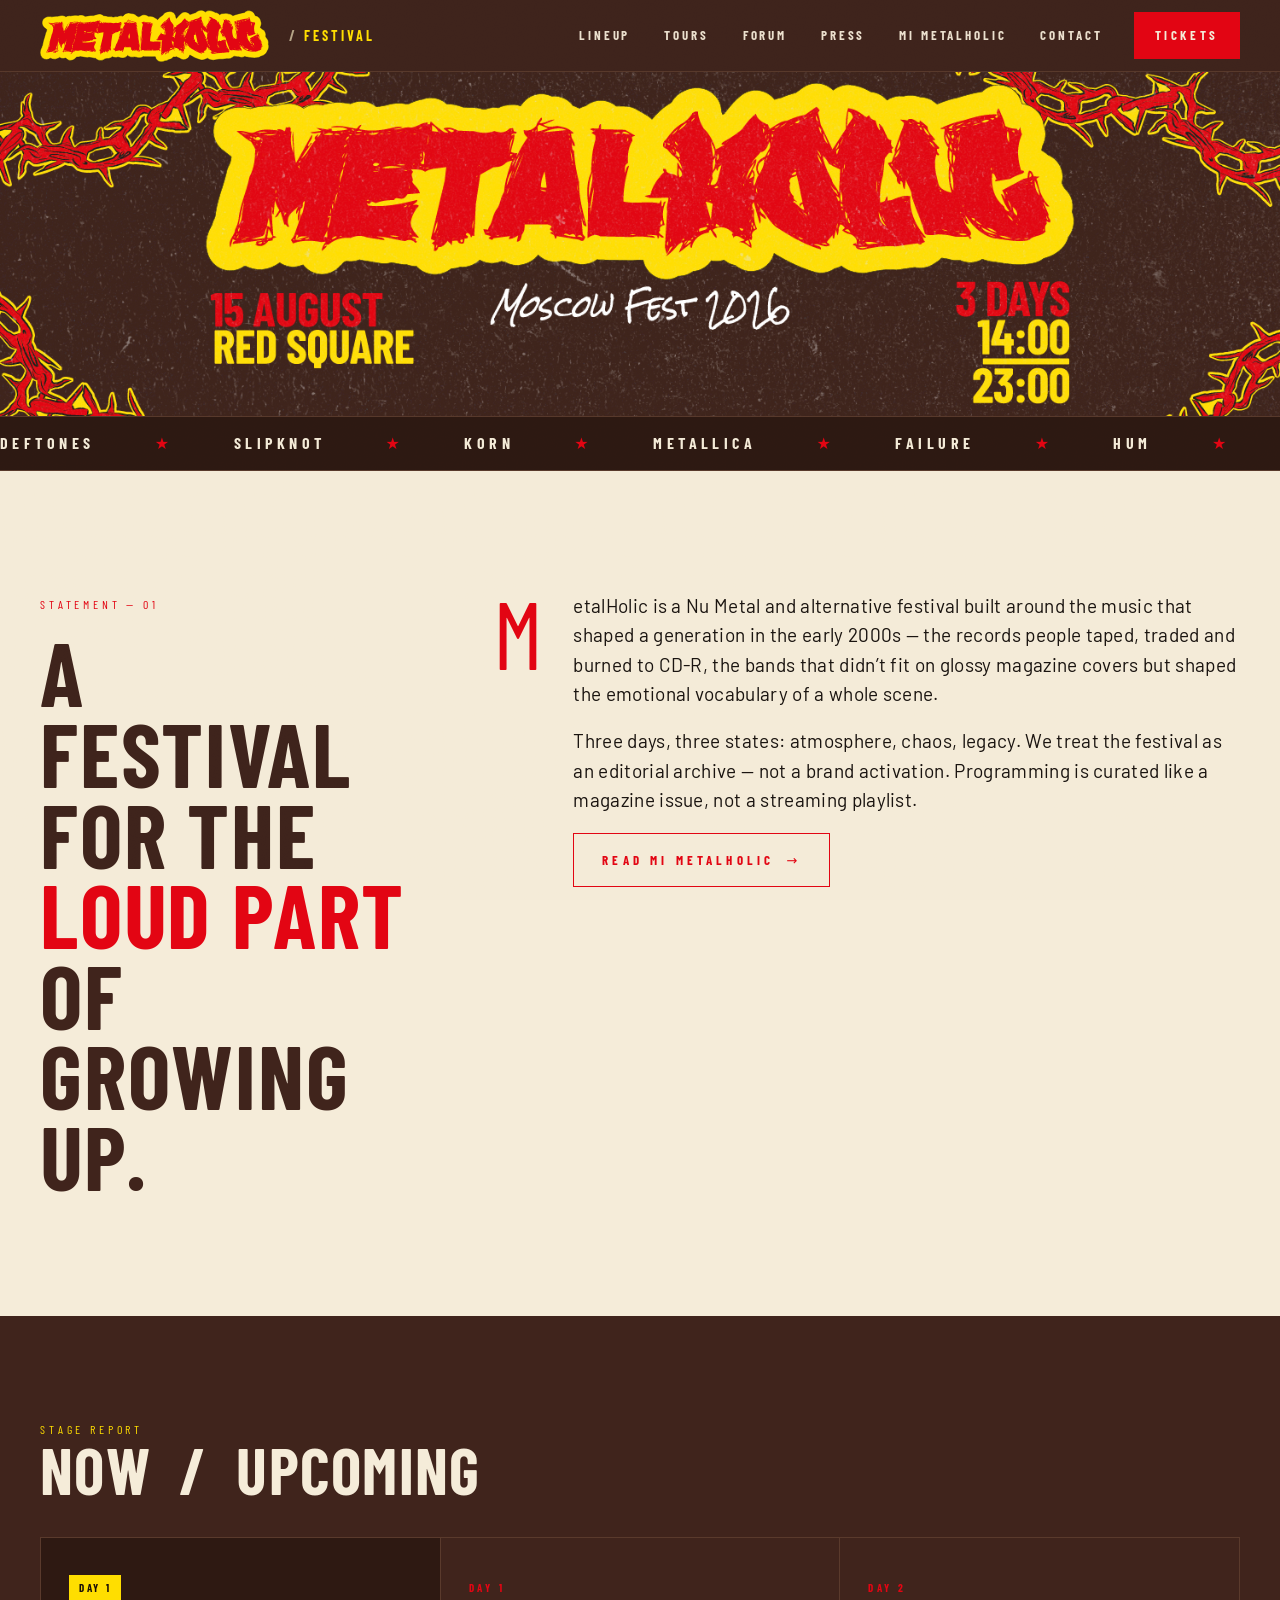
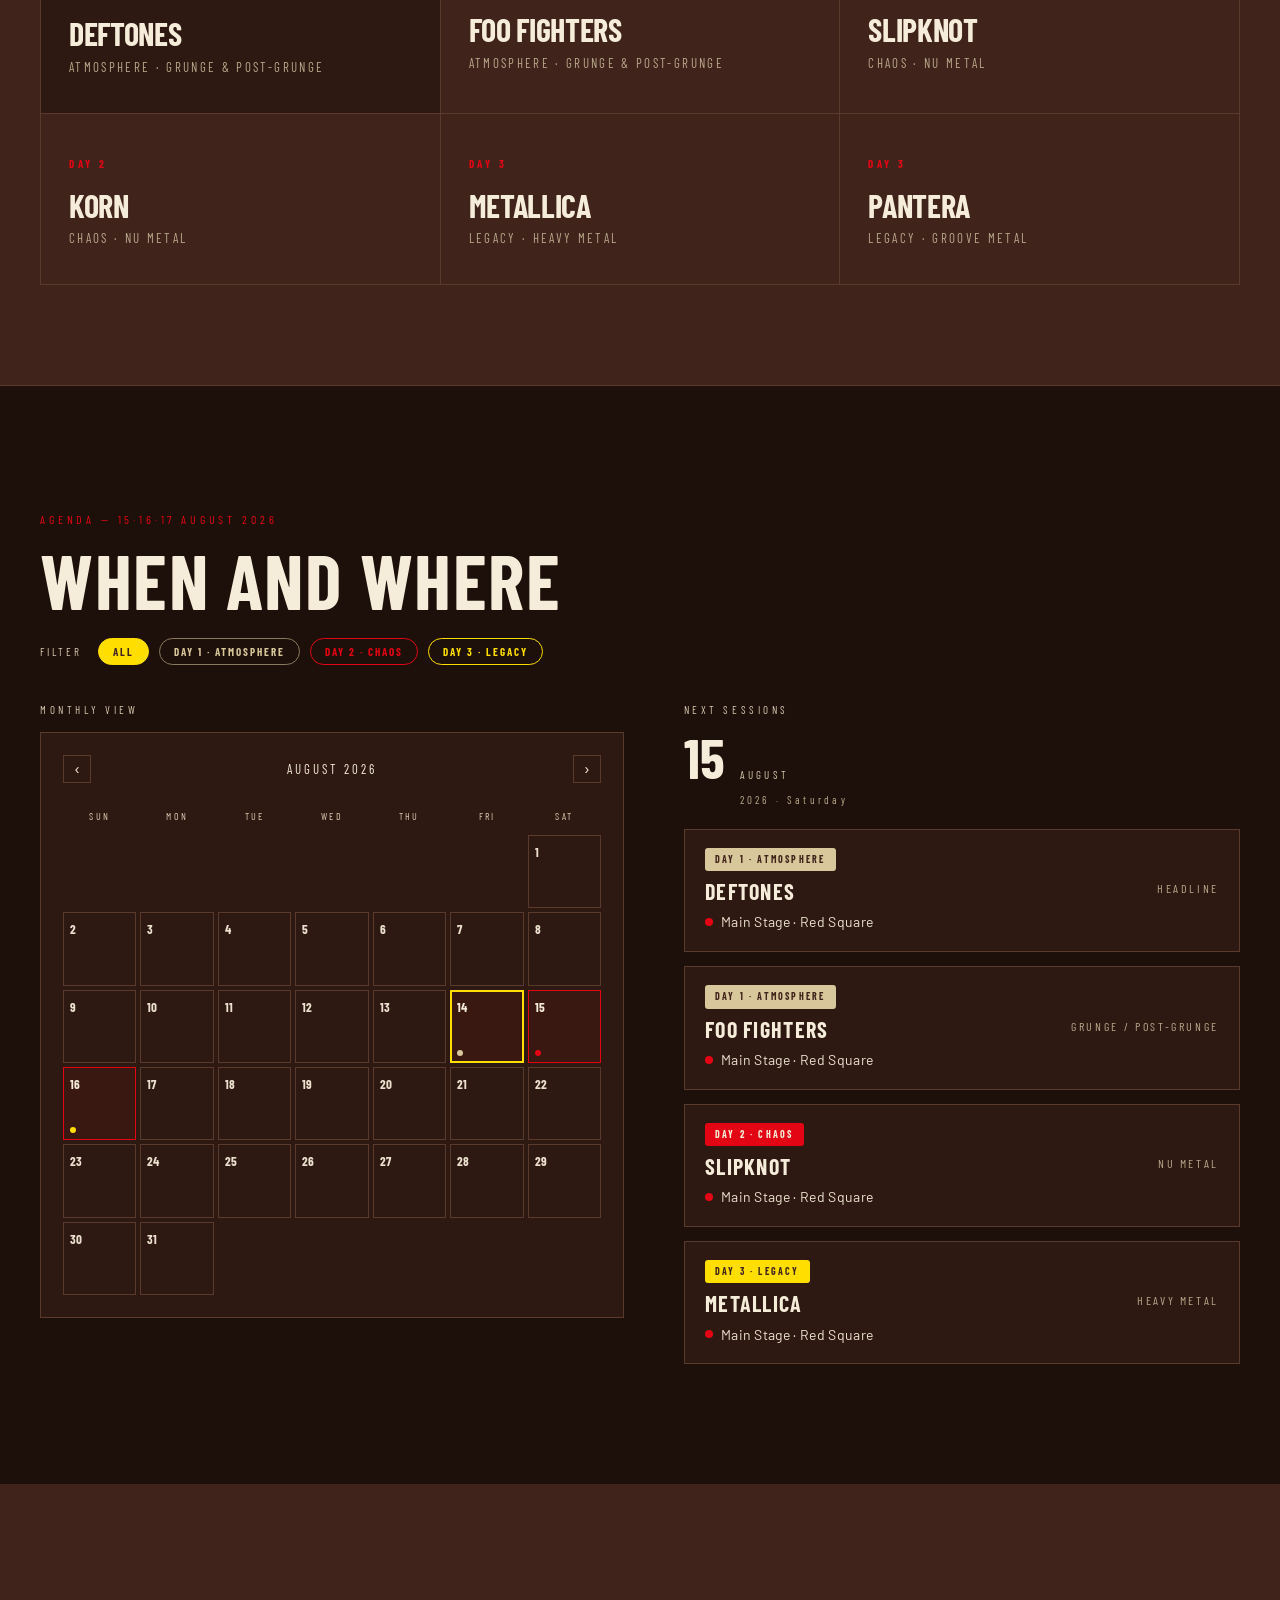
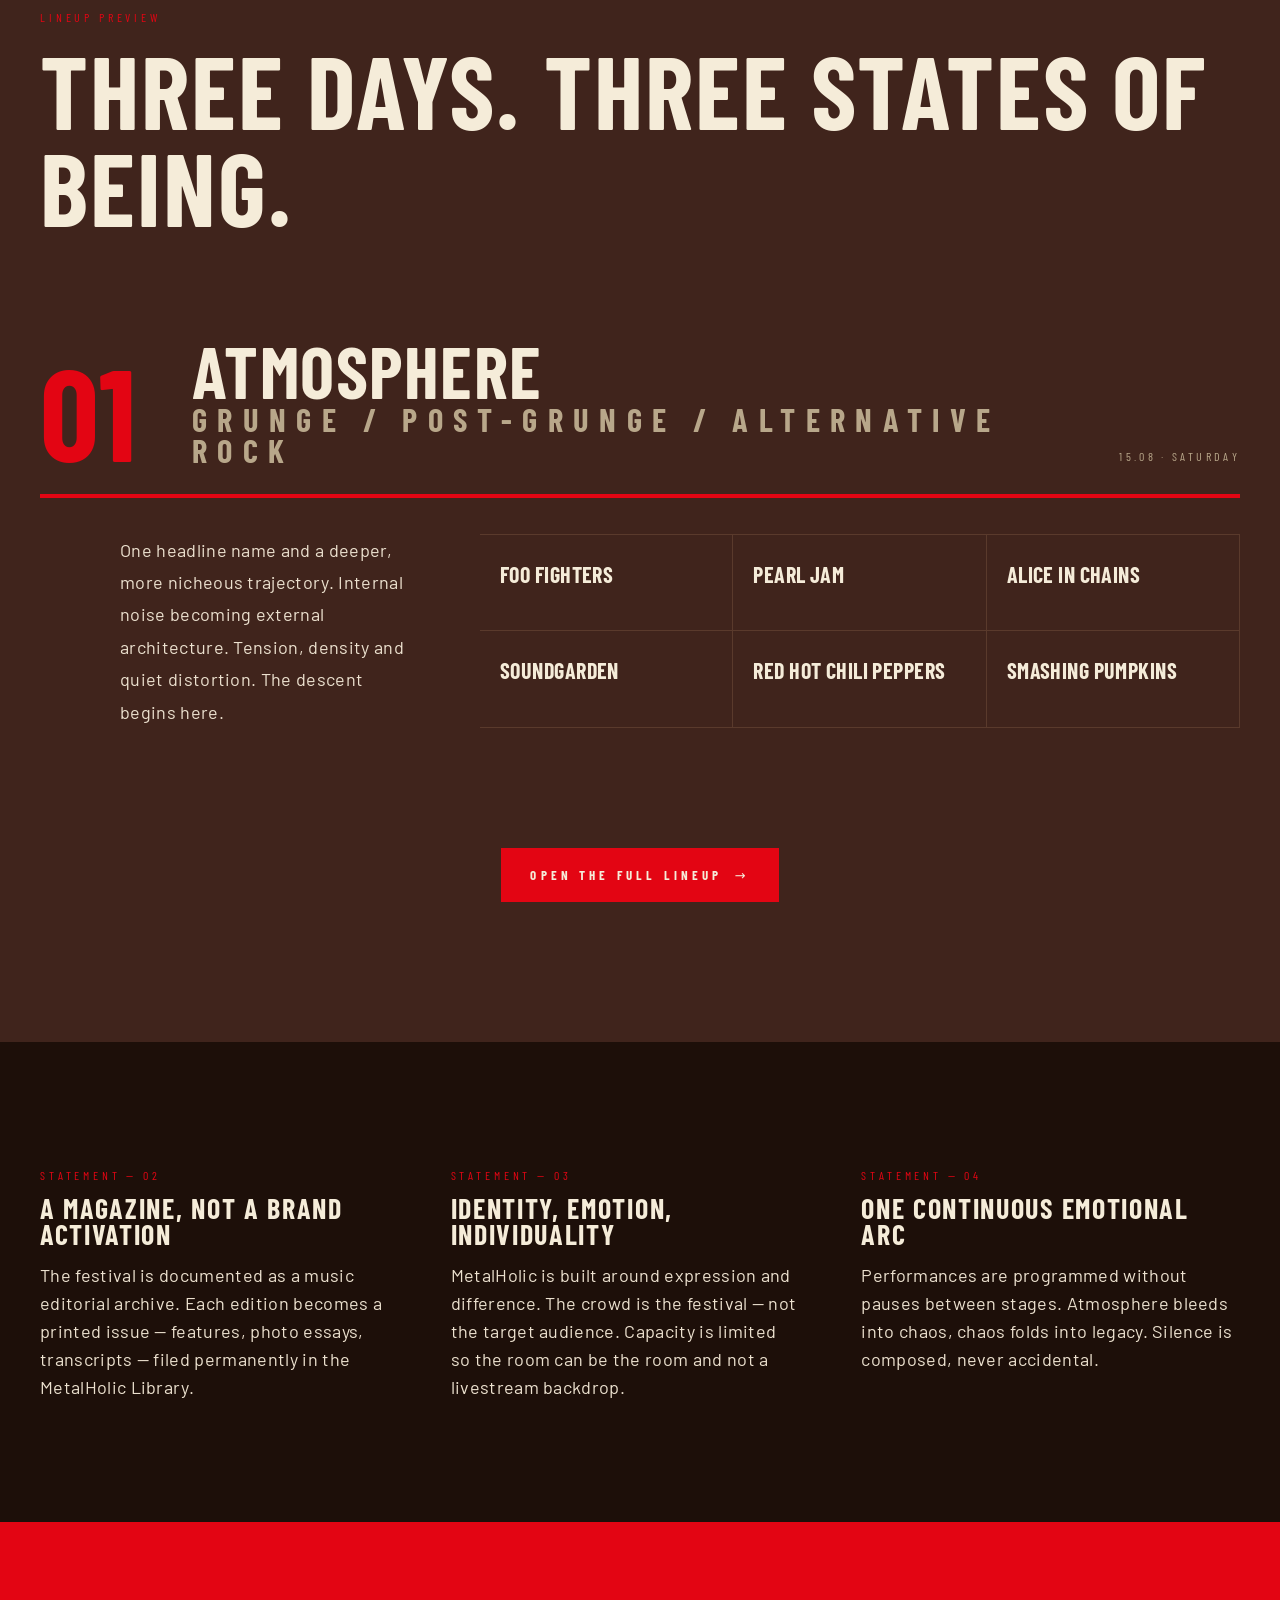
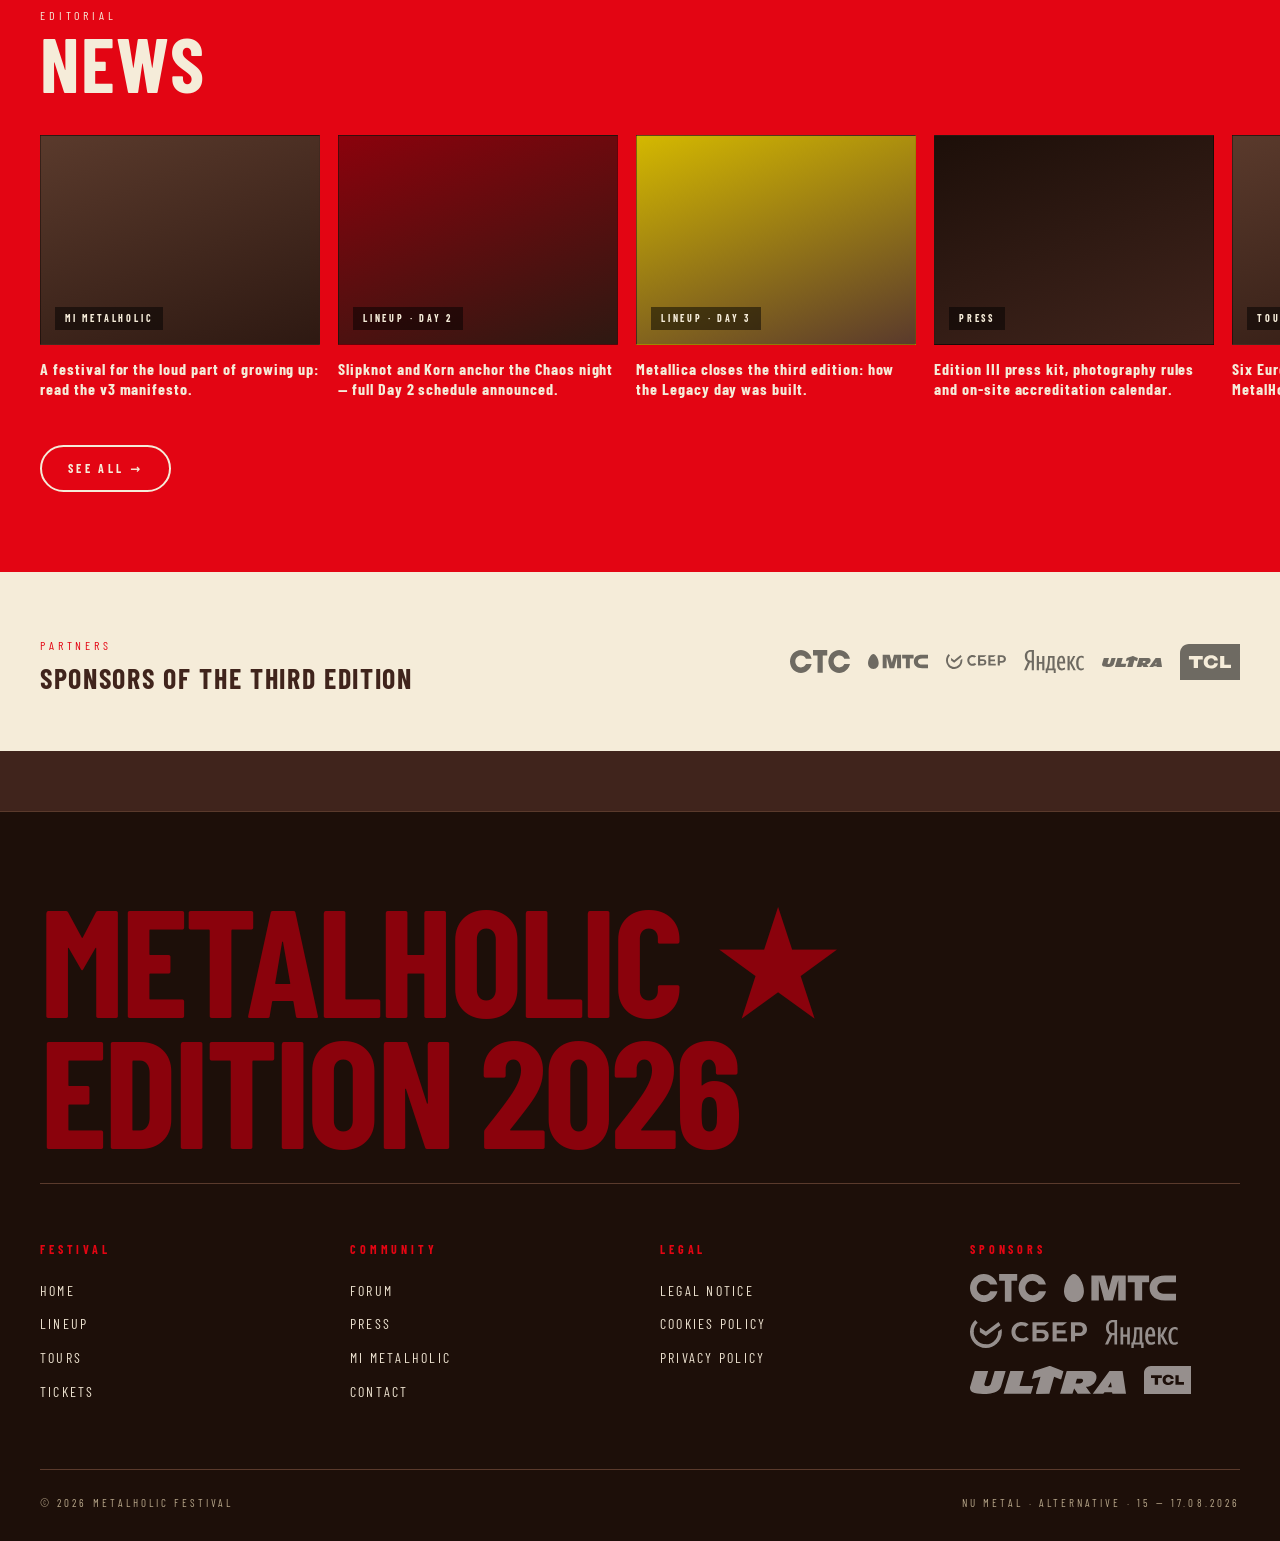
<file: index.html>
<!DOCTYPE html>
<html lang="en">
<head>
<meta charset="UTF-8">
<meta name="viewport" content="width=device-width, initial-scale=1.0">
<title>MetalHolic Festival — Nu Metal &amp; Alternative</title>
<meta name="description" content="MetalHolic Festival — a three-day Nu Metal and alternative festival inspired by the loud part of the 2000s. Atmosphere, Chaos, Legacy. 15—17 August 2026.">
<link rel="icon" href="assets/logo/SVG/MH_Regular.svg" type="image/svg+xml">
<link rel="stylesheet" href="styles.css">
<link rel="preconnect" href="https://fonts.googleapis.com">
<link rel="preconnect" href="https://fonts.gstatic.com" crossorigin>
<link href="https://fonts.googleapis.com/css2?family=Barlow:wght@400;500;700&family=Barlow+Condensed:wght@300;400;500;700&family=Rock+Salt&display=swap" rel="stylesheet">
</head>
<body>

<header class="header">
  <div class="header-left">
    <a class="logo" href="index.html">
      <img src="assets/logo/SVG/Secondary_Horizontal.svg" alt="MetalHolic Festival">
    </a>
    <button class="menu-btn" id="menuBtn" aria-label="Open menu">Festival</button>
  </div>
  <button class="menu-toggle" id="menuToggle" aria-label="Open menu">≡</button>
  <nav class="nav" id="navMenu">
    <a href="lineup.html">Lineup</a>
    <a href="tours.html">Tours</a>
    <a href="forum.html">Forum</a>
    <a href="press.html">Press</a>
    <a href="about.html">Mi MetalHolic</a>
    <a href="contact.html">Contact</a>
    <a href="tickets.html" class="ticket-btn">Tickets</a>
  </nav>
</header>

<div class="fullscreen-menu" id="fullscreenMenu">
  <button class="fullscreen-close" id="fullscreenClose" aria-label="Close menu">✕</button>
  <nav class="fullscreen-nav">
    <div class="fs-category">
      <span class="fs-cat-head"><span class="slash">/</span>Festival</span>
      <div class="fs-cat-items">
        <a href="index.html">Home</a>
        <a href="lineup.html">Lineup</a>
        <a href="tours.html">Tours</a>
        <a href="tickets.html">Tickets</a>
      </div>
    </div>
    <div class="fs-category">
      <span class="fs-cat-head"><span class="slash">/</span>Community</span>
      <div class="fs-cat-items">
        <a href="forum.html">Forum</a>
        <a href="press.html">Press</a>
        <a href="about.html">Mi MetalHolic</a>
        <a href="contact.html">Contact</a>
      </div>
    </div>
    <div class="fs-category">
      <span class="fs-cat-head"><span class="slash">/</span>Legal</span>
      <div class="fs-cat-items">
        <a href="legal-notice.html">Legal Notice</a>
        <a href="cookies.html">Cookies Policy</a>
        <a href="privacy.html">Privacy Policy</a>
      </div>
    </div>
  </nav>
  <div class="fullscreen-sponsors">
    <span class="fullscreen-label">Partners</span>
    <div class="sponsors">
      <img src="assets/logo/BLANCO/SVG/STS_Blanco.svg" alt="STS">
      <img src="assets/logo/BLANCO/SVG/MTS_Blanco.svg" alt="MTS">
      <img src="assets/logo/BLANCO/SVG/SBER_Blanco.svg" alt="Sber">
      <img src="assets/logo/BLANCO/SVG/YANDEX_Blanco.svg" alt="Yandex">
      <img src="assets/logo/BLANCO/SVG/ULTRA_Blanco.svg" alt="Ultra">
      <img src="assets/logo/BLANCO/SVG/TCL_Blanco.svg" alt="TCL">
    </div>
  </div>
</div>

<section class="hero">
  <img src="assets/images/Banner_Artists_Hero.webp" alt="MetalHolic Festival — Red Square Edition">
</section>

<div class="marquee" aria-hidden="true">
  <div class="marquee-track">
    <span>Deftones</span><span>Slipknot</span><span>Korn</span><span>Metallica</span><span>Failure</span><span>Hum</span><span>Helmet</span><span>Quicksand</span><span>Primer 55</span><span>Spineshank</span><span>Title Fight</span><span>Cloakroom</span><span>Torche</span><span>Hed PE</span><span>Floor</span><span>Spotlights</span><span>Deftones</span><span>Slipknot</span><span>Korn</span><span>Metallica</span><span>Failure</span><span>Hum</span><span>Helmet</span><span>Quicksand</span><span>Primer 55</span><span>Spineshank</span><span>Title Fight</span><span>Cloakroom</span><span>Torche</span><span>Hed PE</span><span>Floor</span><span>Spotlights</span>
  </div>
</div>

<section class="section section--paper">
  <div class="container editorial">
    <div class="editorial-title">
      <span class="eyebrow">Statement — 01</span>
      <h2>A festival for the <span class="accent">loud part</span> of growing up.</h2>
    </div>
    <div class="editorial-body capitular">
      <p>MetalHolic is a Nu Metal and alternative festival built around the music that shaped a generation in the early 2000s — the records people taped, traded and burned to CD-R, the bands that didn’t fit on glossy magazine covers but shaped the emotional vocabulary of a whole scene.</p>
      <p>Three days, three states: atmosphere, chaos, legacy. We treat the festival as an editorial archive — not a brand activation. Programming is curated like a magazine issue, not a streaming playlist.</p>
      <a href="about.html" class="btn btn-outline">Read Mi MetalHolic</a>
    </div>
  </div>
</section>

<section class="live">
  <div class="container">
    <span class="eyebrow yellow">Stage report</span>
    <h2>Now &nbsp;/ &nbsp;Upcoming</h2>
    <div class="live-grid">
      <div class="live-card now">
        <span class="live-tag">Day 1</span>
        <h3>Deftones</h3>
        <p>Atmosphere · Grunge &amp; Post-Grunge</p>
      </div>
      <div class="live-card">
        <span class="live-tag">Day 1</span>
        <h3>Foo Fighters</h3>
        <p>Atmosphere · Grunge &amp; Post-Grunge</p>
      </div>
      <div class="live-card">
        <span class="live-tag">Day 2</span>
        <h3>Slipknot</h3>
        <p>Chaos · Nu Metal</p>
      </div>
      <div class="live-card">
        <span class="live-tag">Day 2</span>
        <h3>Korn</h3>
        <p>Chaos · Nu Metal</p>
      </div>
      <div class="live-card">
        <span class="live-tag">Day 3</span>
        <h3>Metallica</h3>
        <p>Legacy · Heavy Metal</p>
      </div>
      <div class="live-card">
        <span class="live-tag">Day 3</span>
        <h3>Pantera</h3>
        <p>Legacy · Groove Metal</p>
      </div>
    </div>
  </div>
</section>

<section class="section section--brown-deep">
  <div class="container">
    <span class="eyebrow">Agenda — 15·16·17 August 2026</span>
    <h2 style="font-size:clamp(40px,6vw,80px); color:var(--c-paper); margin: 12px 0 22px;">When and where</h2>

    <div class="chip-row" style="margin-bottom: 36px;">
      <span style="font-family:var(--f-display); font-size:11px; letter-spacing:0.28em; text-transform:uppercase; color:var(--c-paper-dim); margin-right:6px;">Filter</span>
      <button class="filter-chip is-active" type="button">All</button>
      <button class="filter-chip atmos" type="button">Day 1 · Atmosphere</button>
      <button class="filter-chip chaos" type="button">Day 2 · Chaos</button>
      <button class="filter-chip legacy" type="button">Day 3 · Legacy</button>
    </div>

    <div class="agenda-block">
      <div>
        <div class="col-label">Monthly view</div>
        <div class="calendar">
          <div class="calendar-head">
            <button type="button" aria-label="Previous month">&lsaquo;</button>
            <span>August 2026</span>
            <button type="button" aria-label="Next month">&rsaquo;</button>
          </div>
          <div class="calendar-grid">
            <div class="dow">Sun</div><div class="dow">Mon</div><div class="dow">Tue</div><div class="dow">Wed</div><div class="dow">Thu</div><div class="dow">Fri</div><div class="dow">Sat</div>
            <div class="day empty"></div><div class="day empty"></div><div class="day empty"></div><div class="day empty"></div><div class="day empty"></div><div class="day empty"></div><div class="day"><span class="num">1</span></div>
            <div class="day"><span class="num">2</span></div><div class="day"><span class="num">3</span></div><div class="day"><span class="num">4</span></div><div class="day"><span class="num">5</span></div><div class="day"><span class="num">6</span></div><div class="day"><span class="num">7</span></div><div class="day"><span class="num">8</span></div>
            <div class="day"><span class="num">9</span></div><div class="day"><span class="num">10</span></div><div class="day"><span class="num">11</span></div><div class="day"><span class="num">12</span></div><div class="day"><span class="num">13</span></div><div class="day is-festival is-today"><span class="num">14</span><span class="dots"><span class="dot atmos"></span></span></div><div class="day is-festival"><span class="num">15</span><span class="dots"><span class="dot chaos"></span></span></div>
            <div class="day is-festival"><span class="num">16</span><span class="dots"><span class="dot legacy"></span></span></div><div class="day"><span class="num">17</span></div><div class="day"><span class="num">18</span></div><div class="day"><span class="num">19</span></div><div class="day"><span class="num">20</span></div><div class="day"><span class="num">21</span></div><div class="day"><span class="num">22</span></div>
            <div class="day"><span class="num">23</span></div><div class="day"><span class="num">24</span></div><div class="day"><span class="num">25</span></div><div class="day"><span class="num">26</span></div><div class="day"><span class="num">27</span></div><div class="day"><span class="num">28</span></div><div class="day"><span class="num">29</span></div>
            <div class="day"><span class="num">30</span></div><div class="day"><span class="num">31</span></div>
          </div>
        </div>
      </div>

      <div>
        <div class="col-label">Next sessions</div>
        <div class="feed-pin">
          <span class="pin-num">15</span>
          <span><span class="pin-mon">August</span><br><span class="pin-year">2026 · Saturday</span></span>
        </div>
        <div class="event-feed">
          <article class="event-card">
            <span class="type-pill atmos">Day 1 · Atmosphere</span>
            <h3 class="event-title">Deftones</h3>
            <span class="event-meta">Headline</span>
            <span class="event-loc">Main Stage · Red Square</span>
          </article>
          <article class="event-card">
            <span class="type-pill atmos">Day 1 · Atmosphere</span>
            <h3 class="event-title">Foo Fighters</h3>
            <span class="event-meta">Grunge / Post-Grunge</span>
            <span class="event-loc">Main Stage · Red Square</span>
          </article>
          <article class="event-card">
            <span class="type-pill chaos">Day 2 · Chaos</span>
            <h3 class="event-title">Slipknot</h3>
            <span class="event-meta">Nu Metal</span>
            <span class="event-loc">Main Stage · Red Square</span>
          </article>
          <article class="event-card">
            <span class="type-pill legacy">Day 3 · Legacy</span>
            <h3 class="event-title">Metallica</h3>
            <span class="event-meta">Heavy Metal</span>
            <span class="event-loc">Main Stage · Red Square</span>
          </article>
        </div>
      </div>
    </div>
  </div>
</section>

<section class="section section--brown">
  <div class="container">
    <span class="eyebrow">Lineup preview</span>
    <h2 style="font-size:clamp(48px,8vw,120px); color:var(--c-paper); margin: 12px 0 40px;">Three days. Three states of being.</h2>

    <div class="day-header">
      <span class="day-num">01</span>
      <h2>Atmosphere<span class="sub">Grunge / Post-Grunge / Alternative Rock</span></h2>
      <span class="day-stage">15.08 · Saturday</span>
    </div>
    <div class="day-body">
      <p class="day-text serif capitular">One headline name and a deeper, more nicheous trajectory. Internal noise becoming external architecture. Tension, density and quiet distortion. The descent begins here.</p>
      <div class="artists-list">
        <div class="artist-card"><span class="name">Foo Fighters</span></div>
        <div class="artist-card"><span class="name">Pearl Jam</span></div>
        <div class="artist-card"><span class="name">Alice In Chains</span></div>
        <div class="artist-card"><span class="name">Soundgarden</span></div>
        <div class="artist-card"><span class="name">Red Hot Chili Peppers</span></div>
        <div class="artist-card"><span class="name">Smashing Pumpkins</span></div>
      </div>
    </div>

    <div style="text-align:center; padding: 40px 0 20px;">
      <a href="lineup.html" class="btn">Open the full lineup</a>
    </div>
  </div>
</section>

<section class="section section--brown-deep">
  <div class="container grid-3" style="align-items:start;">
    <div>
      <span class="eyebrow">Statement — 02</span>
      <h3 style="margin-top:8px;">A magazine, not a brand activation</h3>
      <p class="serif" style="margin-top:14px;">The festival is documented as a music editorial archive. Each edition becomes a printed issue — features, photo essays, transcripts — filed permanently in the MetalHolic Library.</p>
    </div>
    <div>
      <span class="eyebrow">Statement — 03</span>
      <h3 style="margin-top:8px;">Identity, emotion, individuality</h3>
      <p class="serif" style="margin-top:14px;">MetalHolic is built around expression and difference. The crowd is the festival — not the target audience. Capacity is limited so the room can be the room and not a livestream backdrop.</p>
    </div>
    <div>
      <span class="eyebrow">Statement — 04</span>
      <h3 style="margin-top:8px;">One continuous emotional arc</h3>
      <p class="serif" style="margin-top:14px;">Performances are programmed without pauses between stages. Atmosphere bleeds into chaos, chaos folds into legacy. Silence is composed, never accidental.</p>
    </div>
  </div>
</section>

<section class="news-band">
  <div class="container">
    <span class="eyebrow" style="color:var(--c-paper);">Editorial</span>
    <h2>News</h2>
    <div class="news-track">
      <a class="news-item" href="about.html">
        <div class="news-thumb atmos"><span class="news-cat">Mi MetalHolic</span></div>
        <h3 class="news-title">A festival for the loud part of growing up: read the v3 manifesto.</h3>
      </a>
      <a class="news-item" href="lineup.html">
        <div class="news-thumb chaos"><span class="news-cat">Lineup · Day 2</span></div>
        <h3 class="news-title">Slipknot and Korn anchor the Chaos night — full Day 2 schedule announced.</h3>
      </a>
      <a class="news-item" href="lineup.html">
        <div class="news-thumb legacy"><span class="news-cat">Lineup · Day 3</span></div>
        <h3 class="news-title">Metallica closes the third edition: how the Legacy day was built.</h3>
      </a>
      <a class="news-item" href="press.html">
        <div class="news-thumb press"><span class="news-cat">Press</span></div>
        <h3 class="news-title">Edition III press kit, photography rules and on-site accreditation calendar.</h3>
      </a>
      <a class="news-item" href="tours.html">
        <div class="news-thumb atmos"><span class="news-cat">Tours</span></div>
        <h3 class="news-title">Six European cities, four side sessions: MetalHolic Tours 2026 route map.</h3>
      </a>
      <a class="news-item" href="forum.html">
        <div class="news-thumb chaos"><span class="news-cat">Community</span></div>
        <h3 class="news-title">Open thread: what record made you fall in love with the loud part?</h3>
      </a>
    </div>
    <a href="forum.html" class="news-cta">See all →</a>
  </div>
</section>

<section class="section tight section--paper">
  <div class="container" style="display:flex; flex-wrap:wrap; align-items:center; justify-content:space-between; gap:20px;">
    <div>
      <span class="eyebrow">Partners</span>
      <h3 style="color:var(--c-bg); margin-top:8px;">Sponsors of the third edition</h3>
    </div>
    <div class="sponsors" style="filter:brightness(0);">
      <img src="assets/logo/BLANCO/SVG/STS_Blanco.svg" alt="STS">
      <img src="assets/logo/BLANCO/SVG/MTS_Blanco.svg" alt="MTS">
      <img src="assets/logo/BLANCO/SVG/SBER_Blanco.svg" alt="Sber">
      <img src="assets/logo/BLANCO/SVG/YANDEX_Blanco.svg" alt="Yandex">
      <img src="assets/logo/BLANCO/SVG/ULTRA_Blanco.svg" alt="Ultra">
      <img src="assets/logo/BLANCO/SVG/TCL_Blanco.svg" alt="TCL">
    </div>
  </div>
</section>

<footer class="footer">
  <div class="container">
    <div class="footer-mark">METALHOLIC ★ EDITION 2026</div>
    <div class="footer-top">
      <div class="footer-column">
        <h4>Festival</h4>
        <a href="index.html">Home</a>
        <a href="lineup.html">Lineup</a>
        <a href="tours.html">Tours</a>
        <a href="tickets.html">Tickets</a>
      </div>
      <div class="footer-column">
        <h4>Community</h4>
        <a href="forum.html">Forum</a>
        <a href="press.html">Press</a>
        <a href="about.html">Mi MetalHolic</a>
        <a href="contact.html">Contact</a>
      </div>
      <div class="footer-column">
        <h4>Legal</h4>
        <a href="legal-notice.html">Legal Notice</a>
        <a href="cookies.html">Cookies Policy</a>
        <a href="privacy.html">Privacy Policy</a>
      </div>
      <div class="footer-column">
        <h4>Sponsors</h4>
        <div class="sponsors">
      <img src="assets/logo/BLANCO/SVG/STS_Blanco.svg" alt="STS">
      <img src="assets/logo/BLANCO/SVG/MTS_Blanco.svg" alt="MTS">
      <img src="assets/logo/BLANCO/SVG/SBER_Blanco.svg" alt="Sber">
      <img src="assets/logo/BLANCO/SVG/YANDEX_Blanco.svg" alt="Yandex">
      <img src="assets/logo/BLANCO/SVG/ULTRA_Blanco.svg" alt="Ultra">
      <img src="assets/logo/BLANCO/SVG/TCL_Blanco.svg" alt="TCL">
        </div>
      </div>
    </div>
    <div class="footer-bottom">
      <span>© 2026 MetalHolic Festival</span>
      <span>Nu Metal · Alternative · 15 — 17.08.2026</span>
    </div>
  </div>
</footer>

<script src="main.js"></script>
</body>
</html>
</file>
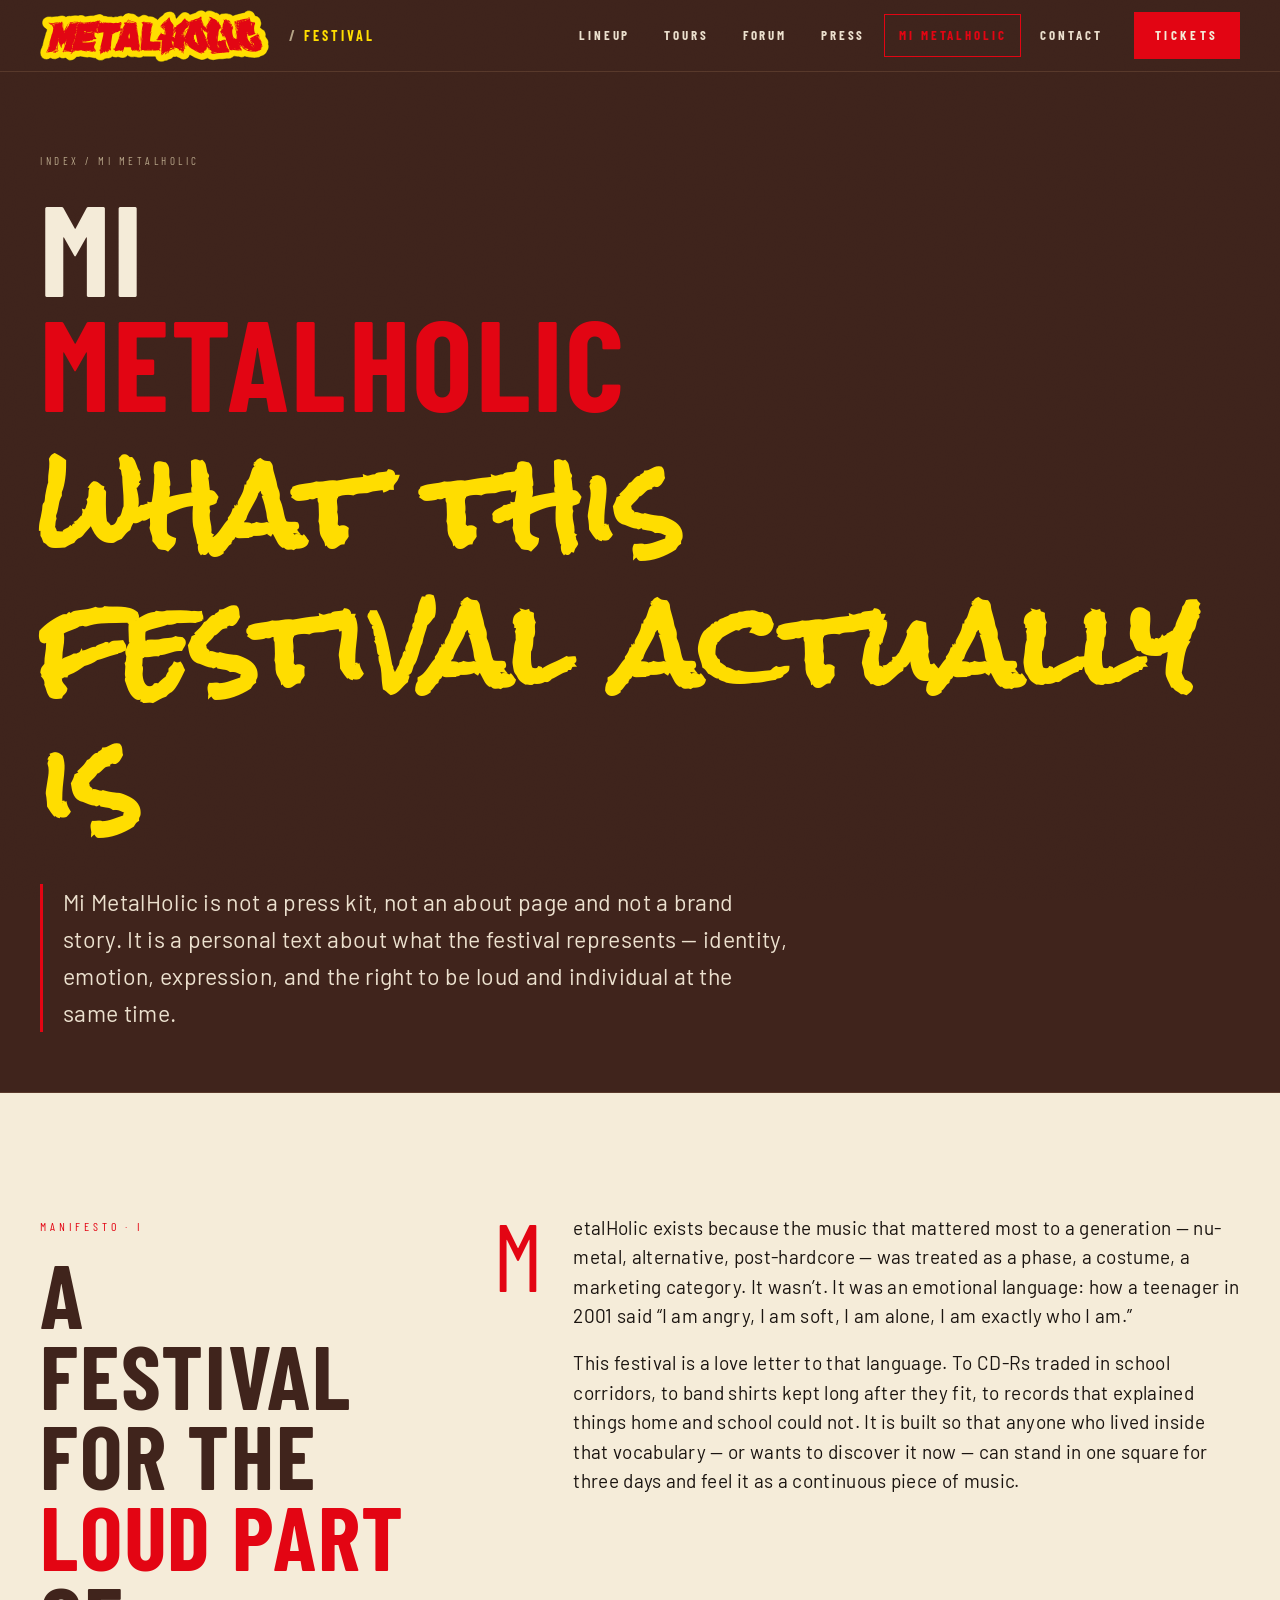
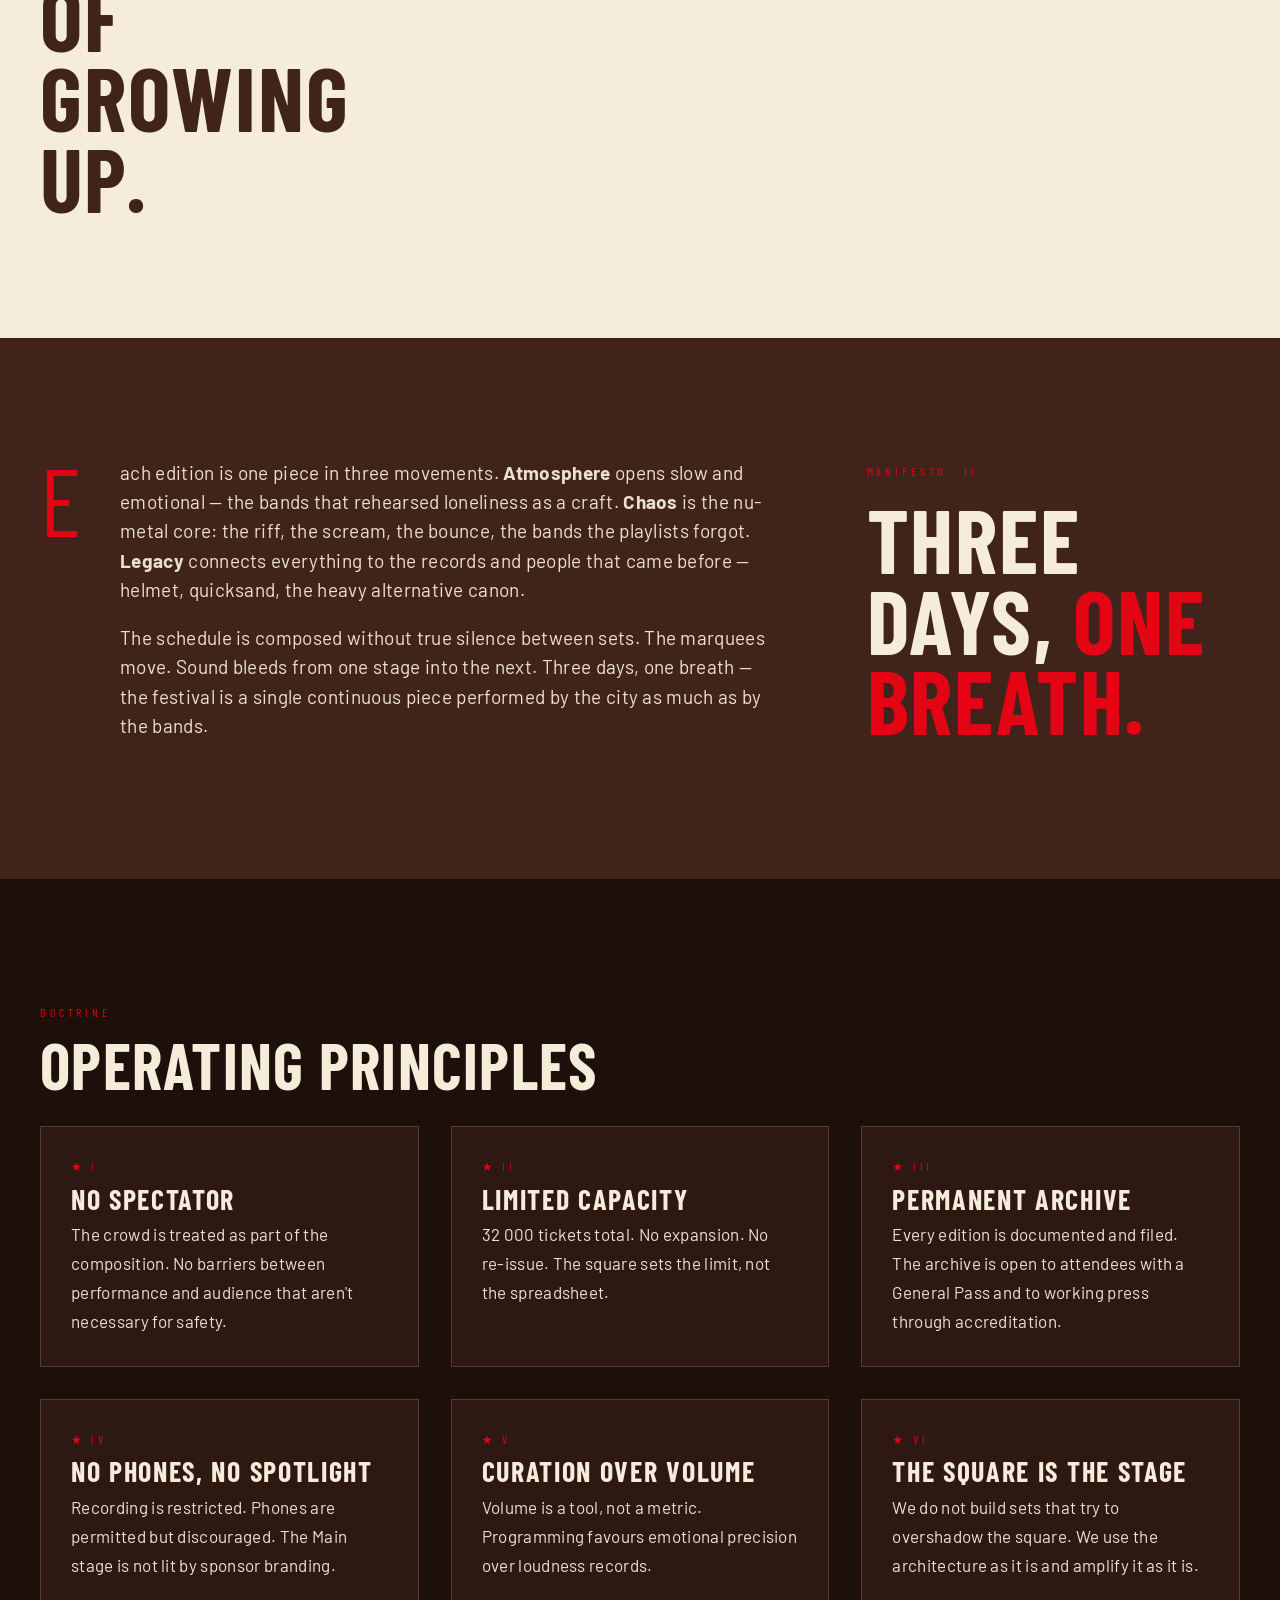
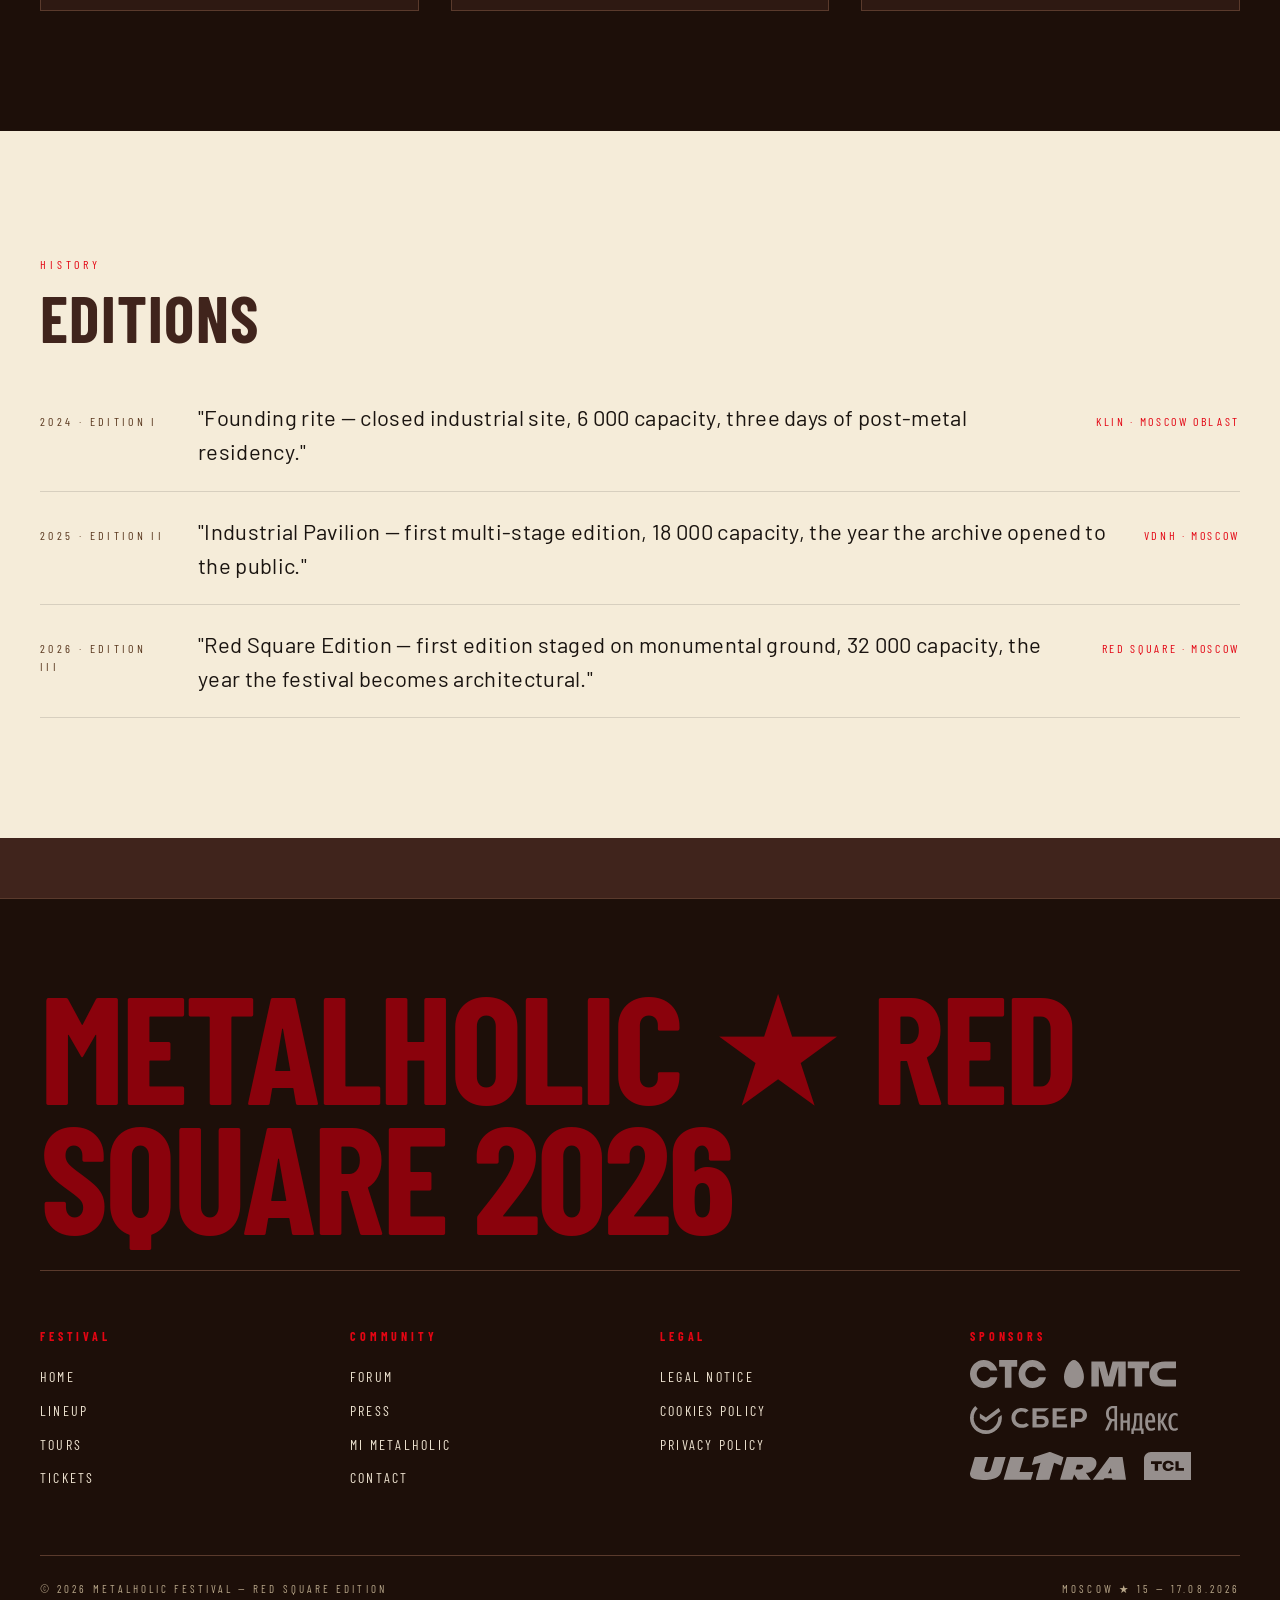
<file: about.html>
<!DOCTYPE html>
<html lang="en">
<head>
<meta charset="UTF-8">
<meta name="viewport" content="width=device-width, initial-scale=1.0">
<title>Mi MetalHolic — Festival Philosophy</title>
<meta name="description" content="Mi MetalHolic — what the festival represents: identity, emotion, individuality and a love letter to nu-metal and alternative culture.">
<link rel="icon" href="assets/logo/SVG/MH_Regular.svg" type="image/svg+xml">
<link rel="stylesheet" href="styles.css">
<link rel="preconnect" href="https://fonts.googleapis.com">
<link rel="preconnect" href="https://fonts.gstatic.com" crossorigin>
<link href="https://fonts.googleapis.com/css2?family=Barlow:wght@400;500;700&family=Barlow+Condensed:wght@300;400;500;700&family=Rock+Salt&display=swap" rel="stylesheet">
</head>
<body>

<header class="header">
  <div class="header-left">
    <a class="logo" href="index.html">
      <img src="assets/logo/SVG/Secondary_Horizontal.svg" alt="MetalHolic Festival">
    </a>
    <button class="menu-btn" id="menuBtn" aria-label="Open menu">Festival</button>
  </div>
  <button class="menu-toggle" id="menuToggle" aria-label="Open menu">≡</button>
  <nav class="nav" id="navMenu">
    <a href="lineup.html">Lineup</a>
    <a href="tours.html">Tours</a>
    <a href="forum.html">Forum</a>
    <a href="press.html">Press</a>
    <a href="about.html">Mi MetalHolic</a>
    <a href="contact.html">Contact</a>
    <a href="tickets.html" class="ticket-btn">Tickets</a>
  </nav>
</header>

<div class="fullscreen-menu" id="fullscreenMenu">
  <button class="fullscreen-close" id="fullscreenClose" aria-label="Close menu">✕</button>
  <nav class="fullscreen-nav">
    <div class="fs-category">
      <span class="fs-cat-head"><span class="slash">/</span>Festival</span>
      <div class="fs-cat-items">
        <a href="index.html">Home</a>
        <a href="lineup.html">Lineup</a>
        <a href="tours.html">Tours</a>
        <a href="tickets.html">Tickets</a>
      </div>
    </div>
    <div class="fs-category">
      <span class="fs-cat-head"><span class="slash">/</span>Community</span>
      <div class="fs-cat-items">
        <a href="forum.html">Forum</a>
        <a href="press.html">Press</a>
        <a href="about.html">Mi MetalHolic</a>
        <a href="contact.html">Contact</a>
      </div>
    </div>
    <div class="fs-category">
      <span class="fs-cat-head"><span class="slash">/</span>Legal</span>
      <div class="fs-cat-items">
        <a href="legal-notice.html">Legal Notice</a>
        <a href="cookies.html">Cookies Policy</a>
        <a href="privacy.html">Privacy Policy</a>
      </div>
    </div>
  </nav>
  <div class="fullscreen-sponsors">
    <span class="fullscreen-label">Partners</span>
    <div class="sponsors">
      <img src="assets/logo/BLANCO/SVG/STS_Blanco.svg" alt="STS">
      <img src="assets/logo/BLANCO/SVG/MTS_Blanco.svg" alt="MTS">
      <img src="assets/logo/BLANCO/SVG/SBER_Blanco.svg" alt="Sber">
      <img src="assets/logo/BLANCO/SVG/YANDEX_Blanco.svg" alt="Yandex">
      <img src="assets/logo/BLANCO/SVG/ULTRA_Blanco.svg" alt="Ultra">
      <img src="assets/logo/BLANCO/SVG/TCL_Blanco.svg" alt="TCL">
    </div>
  </div>
</div>

<section class="page-head">
  <div class="container">
    <div class="crumbs">Index / Mi MetalHolic</div>
    <h1>Mi<br><span class="accent">MetalHolic</span><span class="accent-script" style="display:block; margin-top:18px">what this festival actually is</span></h1>
    <p class="lede">Mi MetalHolic is not a press kit, not an about page and not a brand story. It is a personal text about what the festival represents — identity, emotion, expression, and the right to be loud and individual at the same time.</p>
  </div>
</section>

<section class="section section--paper">
  <div class="container editorial">
    <div class="editorial-title">
      <span class="eyebrow">Manifesto · I</span>
      <h2>A festival for the <span class="accent">loud part</span> of growing up.</h2>
    </div>
    <div class="editorial-body capitular">
      <p>MetalHolic exists because the music that mattered most to a generation — nu-metal, alternative, post-hardcore — was treated as a phase, a costume, a marketing category. It wasn’t. It was an emotional language: how a teenager in 2001 said “I am angry, I am soft, I am alone, I am exactly who I am.”</p>
      <p>This festival is a love letter to that language. To CD-Rs traded in school corridors, to band shirts kept long after they fit, to records that explained things home and school could not. It is built so that anyone who lived inside that vocabulary — or wants to discover it now — can stand in one square for three days and feel it as a continuous piece of music.</p>
    </div>
  </div>
</section>

<section class="section section--brown">
  <div class="container editorial flip">
    <div class="editorial-body capitular">
      <p>Each edition is one piece in three movements. <strong>Atmosphere</strong> opens slow and emotional — the bands that rehearsed loneliness as a craft. <strong>Chaos</strong> is the nu-metal core: the riff, the scream, the bounce, the bands the playlists forgot. <strong>Legacy</strong> connects everything to the records and people that came before — helmet, quicksand, the heavy alternative canon.</p>
      <p>The schedule is composed without true silence between sets. The marquees move. Sound bleeds from one stage into the next. Three days, one breath — the festival is a single continuous piece performed by the city as much as by the bands.</p>
    </div>
    <div class="editorial-title">
      <span class="eyebrow">Manifesto · II</span>
      <h2>Three days, <span class="accent">one breath.</span></h2>
    </div>
  </div>
</section>

<section class="section section--brown-deep">
  <div class="container">
    <span class="eyebrow">Doctrine</span>
    <h2 style="margin: 12px 0 30px;">Operating principles</h2>
    <div class="grid-3">
      <div class="card">
        <span class="card-num">★ I</span>
        <h3>No spectator</h3>
        <p>The crowd is treated as part of the composition. No barriers between performance and audience that aren't necessary for safety.</p>
      </div>
      <div class="card">
        <span class="card-num">★ II</span>
        <h3>Limited capacity</h3>
        <p>32 000 tickets total. No expansion. No re-issue. The square sets the limit, not the spreadsheet.</p>
      </div>
      <div class="card">
        <span class="card-num">★ III</span>
        <h3>Permanent archive</h3>
        <p>Every edition is documented and filed. The archive is open to attendees with a General Pass and to working press through accreditation.</p>
      </div>
      <div class="card">
        <span class="card-num">★ IV</span>
        <h3>No phones, no spotlight</h3>
        <p>Recording is restricted. Phones are permitted but discouraged. The Main stage is not lit by sponsor branding.</p>
      </div>
      <div class="card">
        <span class="card-num">★ V</span>
        <h3>Curation over volume</h3>
        <p>Volume is a tool, not a metric. Programming favours emotional precision over loudness records.</p>
      </div>
      <div class="card">
        <span class="card-num">★ VI</span>
        <h3>The square is the stage</h3>
        <p>We do not build sets that try to overshadow the square. We use the architecture as it is and amplify it as it is.</p>
      </div>
    </div>
  </div>
</section>

<section class="section section--paper">
  <div class="container">
    <span class="eyebrow">History</span>
    <h2 style="margin: 12px 0 30px;">Editions</h2>
    <div class="press-row" style="border-color: rgba(0,0,0,0.12);">
      <span class="press-date" style="color:#5b3920;">2024 · Edition I</span>
      <span class="press-title" style="color:#1a1410;">"Founding rite — closed industrial site, 6 000 capacity, three days of post-metal residency."</span>
      <span class="press-source">Klin · Moscow Oblast</span>
    </div>
    <div class="press-row" style="border-color: rgba(0,0,0,0.12);">
      <span class="press-date" style="color:#5b3920;">2025 · Edition II</span>
      <span class="press-title" style="color:#1a1410;">"Industrial Pavilion — first multi-stage edition, 18 000 capacity, the year the archive opened to the public."</span>
      <span class="press-source">VDNH · Moscow</span>
    </div>
    <div class="press-row" style="border-color: rgba(0,0,0,0.12);">
      <span class="press-date" style="color:#5b3920;">2026 · Edition III</span>
      <span class="press-title" style="color:#1a1410;">"Red Square Edition — first edition staged on monumental ground, 32 000 capacity, the year the festival becomes architectural."</span>
      <span class="press-source">Red Square · Moscow</span>
    </div>
  </div>
</section>

<footer class="footer">
  <div class="container">
    <div class="footer-mark">METALHOLIC ★ RED SQUARE 2026</div>
    <div class="footer-top">
      <div class="footer-column"><h4>Festival</h4><a href="index.html">Home</a><a href="lineup.html">Lineup</a><a href="tours.html">Tours</a><a href="tickets.html">Tickets</a></div>
      <div class="footer-column"><h4>Community</h4><a href="forum.html">Forum</a><a href="press.html">Press</a><a href="about.html">Mi MetalHolic</a><a href="contact.html">Contact</a></div>
      <div class="footer-column"><h4>Legal</h4><a href="legal-notice.html">Legal Notice</a><a href="cookies.html">Cookies Policy</a><a href="privacy.html">Privacy Policy</a></div>
      <div class="footer-column"><h4>Sponsors</h4>
        <div class="sponsors">
          <img src="assets/logo/BLANCO/SVG/STS_Blanco.svg" alt="STS"><img src="assets/logo/BLANCO/SVG/MTS_Blanco.svg" alt="MTS">
          <img src="assets/logo/BLANCO/SVG/SBER_Blanco.svg" alt="Sber"><img src="assets/logo/BLANCO/SVG/YANDEX_Blanco.svg" alt="Yandex">
          <img src="assets/logo/BLANCO/SVG/ULTRA_Blanco.svg" alt="Ultra"><img src="assets/logo/BLANCO/SVG/TCL_Blanco.svg" alt="TCL">
        </div>
      </div>
    </div>
    <div class="footer-bottom">
      <span>© 2026 MetalHolic Festival — Red Square Edition</span>
      <span>Moscow ★ 15 — 17.08.2026</span>
    </div>
  </div>
</footer>
<script src="main.js"></script>
</body>
</html>
</file>
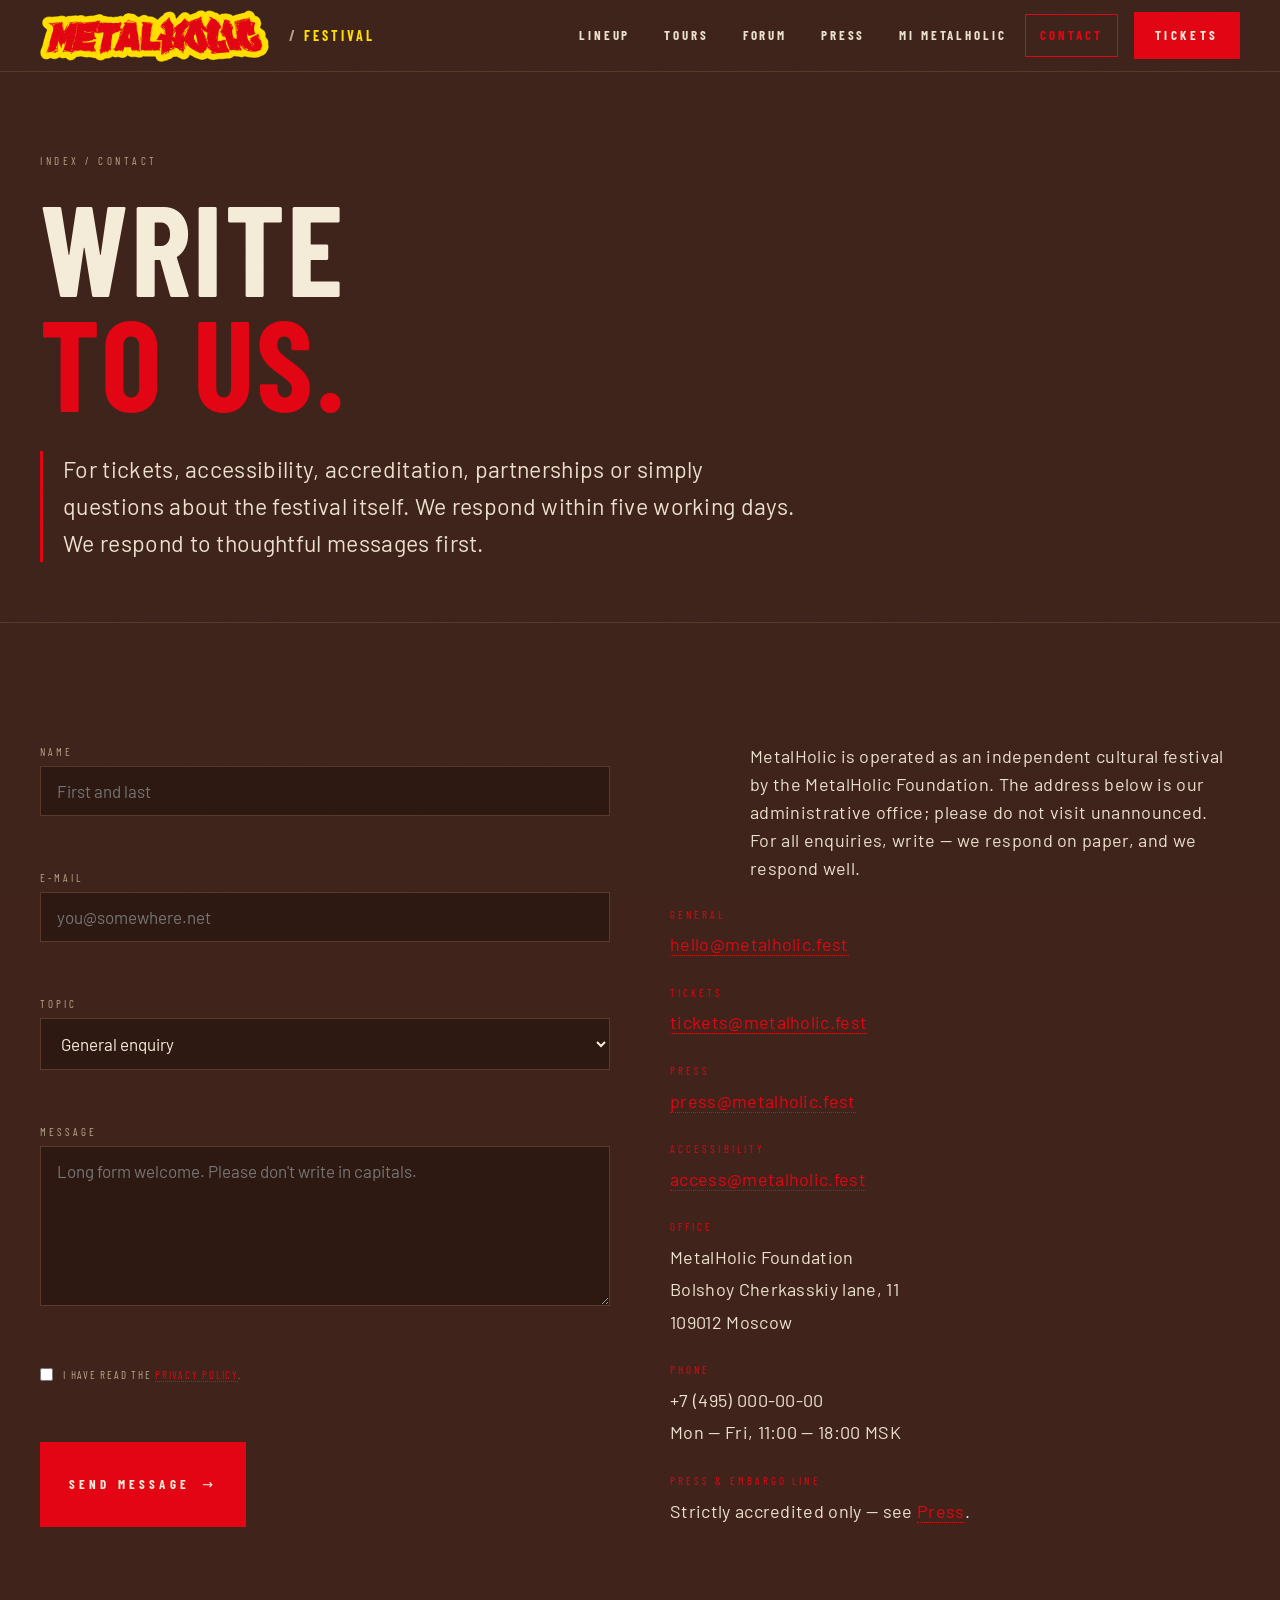
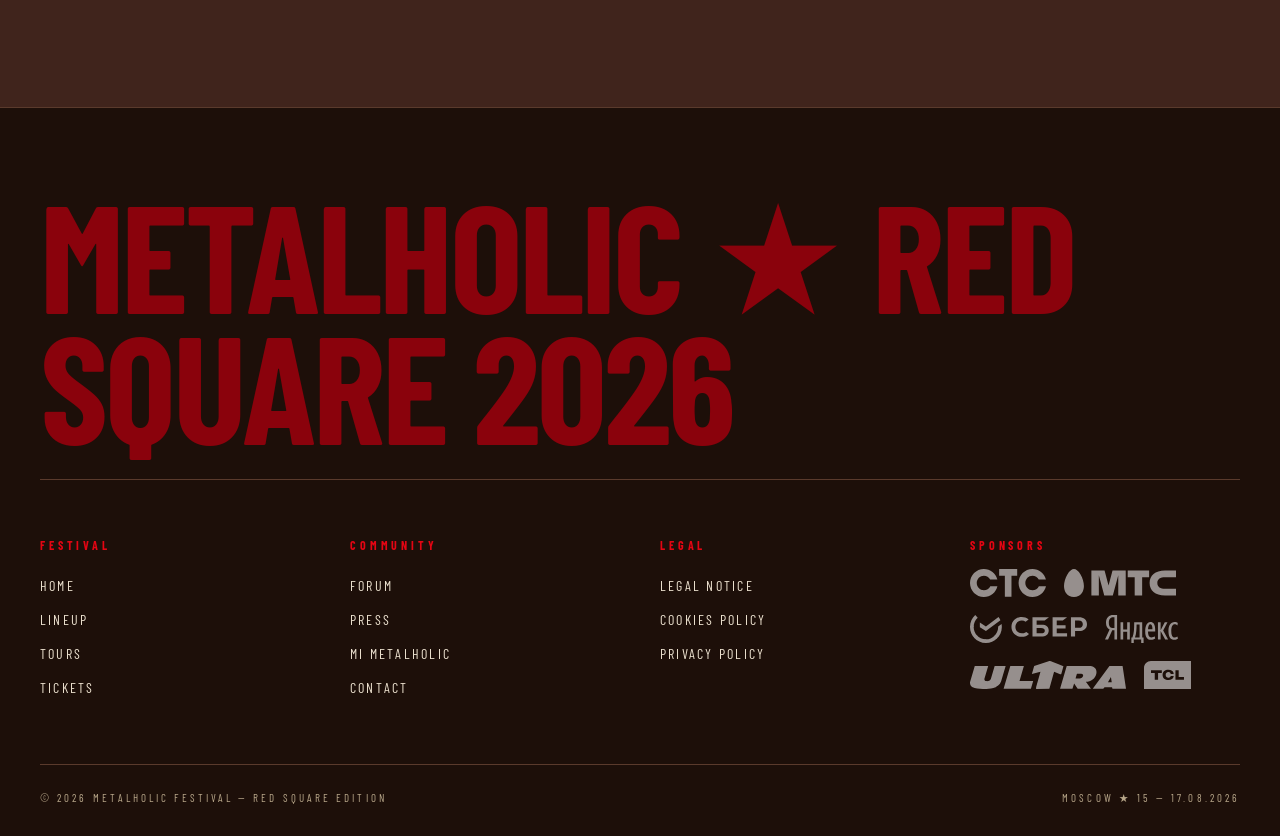
<file: contact.html>
<!DOCTYPE html>
<html lang="en">
<head>
<meta charset="UTF-8">
<meta name="viewport" content="width=device-width, initial-scale=1.0">
<title>Contact — MetalHolic Festival</title>
<meta name="description" content="Contact MetalHolic Festival — general, press, accessibility and accreditation.">
<link rel="icon" href="assets/logo/SVG/MH_Regular.svg" type="image/svg+xml">
<link rel="stylesheet" href="styles.css">
<link rel="preconnect" href="https://fonts.googleapis.com">
<link rel="preconnect" href="https://fonts.gstatic.com" crossorigin>
<link href="https://fonts.googleapis.com/css2?family=Barlow:wght@400;500;700&family=Barlow+Condensed:wght@300;400;500;700&family=Rock+Salt&display=swap" rel="stylesheet">
</head>
<body>

<header class="header">
  <div class="header-left">
    <a class="logo" href="index.html">
      <img src="assets/logo/SVG/Secondary_Horizontal.svg" alt="MetalHolic Festival">
    </a>
    <button class="menu-btn" id="menuBtn" aria-label="Open menu">Festival</button>
  </div>
  <button class="menu-toggle" id="menuToggle" aria-label="Open menu">≡</button>
  <nav class="nav" id="navMenu">
    <a href="lineup.html">Lineup</a>
    <a href="tours.html">Tours</a>
    <a href="forum.html">Forum</a>
    <a href="press.html">Press</a>
    <a href="about.html">Mi MetalHolic</a>
    <a href="contact.html">Contact</a>
    <a href="tickets.html" class="ticket-btn">Tickets</a>
  </nav>
</header>

<div class="fullscreen-menu" id="fullscreenMenu">
  <button class="fullscreen-close" id="fullscreenClose" aria-label="Close menu">✕</button>
  <nav class="fullscreen-nav">
    <div class="fs-category">
      <span class="fs-cat-head"><span class="slash">/</span>Festival</span>
      <div class="fs-cat-items">
        <a href="index.html">Home</a>
        <a href="lineup.html">Lineup</a>
        <a href="tours.html">Tours</a>
        <a href="tickets.html">Tickets</a>
      </div>
    </div>
    <div class="fs-category">
      <span class="fs-cat-head"><span class="slash">/</span>Community</span>
      <div class="fs-cat-items">
        <a href="forum.html">Forum</a>
        <a href="press.html">Press</a>
        <a href="about.html">Mi MetalHolic</a>
        <a href="contact.html">Contact</a>
      </div>
    </div>
    <div class="fs-category">
      <span class="fs-cat-head"><span class="slash">/</span>Legal</span>
      <div class="fs-cat-items">
        <a href="legal-notice.html">Legal Notice</a>
        <a href="cookies.html">Cookies Policy</a>
        <a href="privacy.html">Privacy Policy</a>
      </div>
    </div>
  </nav>
  <div class="fullscreen-sponsors">
    <span class="fullscreen-label">Partners</span>
    <div class="sponsors">
      <img src="assets/logo/BLANCO/SVG/STS_Blanco.svg" alt="STS">
      <img src="assets/logo/BLANCO/SVG/MTS_Blanco.svg" alt="MTS">
      <img src="assets/logo/BLANCO/SVG/SBER_Blanco.svg" alt="Sber">
      <img src="assets/logo/BLANCO/SVG/YANDEX_Blanco.svg" alt="Yandex">
      <img src="assets/logo/BLANCO/SVG/ULTRA_Blanco.svg" alt="Ultra">
      <img src="assets/logo/BLANCO/SVG/TCL_Blanco.svg" alt="TCL">
    </div>
  </div>
</div>

<section class="page-head">
  <div class="container">
    <div class="crumbs">Index / Contact</div>
    <h1>Write<br><span class="accent">to us.</span></h1>
    <p class="lede">For tickets, accessibility, accreditation, partnerships or simply questions about the festival itself. We respond within five working days. We respond to thoughtful messages first.</p>
  </div>
</section>

<section class="section section--brown">
  <div class="container form-wrap">

    <form class="form" data-acknowledge>
      <div>
        <label for="c-name">Name</label>
        <input id="c-name" type="text" name="name" required placeholder="First and last">
      </div>
      <div>
        <label for="c-email">E-mail</label>
        <input id="c-email" type="email" name="email" required placeholder="you@somewhere.net">
      </div>
      <div>
        <label for="c-topic">Topic</label>
        <select id="c-topic" name="topic">
          <option>General enquiry</option>
          <option>Tickets &amp; accessibility</option>
          <option>Press accreditation</option>
          <option>Industry / partnerships</option>
          <option>Forum / community</option>
          <option>Lost &amp; found</option>
        </select>
      </div>
      <div>
        <label for="c-msg">Message</label>
        <textarea id="c-msg" name="message" required placeholder="Long form welcome. Please don't write in capitals."></textarea>
      </div>
      <div>
        <label style="display:flex; align-items:center; gap:10px; letter-spacing:0.16em;">
          <input type="checkbox" required style="width:auto;">
          <span style="font-family: var(--f-display); font-size: 11px; color: var(--c-text-dim);">I have read the <a href="privacy.html" style="color: var(--c-red-bright); border-bottom: 1px dotted var(--c-red);">Privacy Policy</a>.</span>
        </label>
      </div>
      <button class="btn" type="submit">Send message</button>
      <p class="form-ack serif" style="display:none; color: var(--c-paper); border-left: 3px solid var(--c-red); padding-left: 14px;">Thank you. The message has been received and filed. We will reply within five working days.</p>
    </form>

    <aside class="contact-info">
      <p class="capitular">MetalHolic is operated as an independent cultural festival by the MetalHolic Foundation. The address below is our administrative office; please do not visit unannounced. For all enquiries, write — we respond on paper, and we respond well.</p>

      <span class="label">General</span>
      <a href="mailto:hello@metalholic.fest" style="color: var(--c-red-bright); border-bottom: 1px dotted var(--c-red);">hello@metalholic.fest</a>

      <span class="label">Tickets</span>
      <a href="mailto:tickets@metalholic.fest" style="color: var(--c-red-bright); border-bottom: 1px dotted var(--c-red);">tickets@metalholic.fest</a>

      <span class="label">Press</span>
      <a href="mailto:press@metalholic.fest" style="color: var(--c-red-bright); border-bottom: 1px dotted var(--c-red);">press@metalholic.fest</a>

      <span class="label">Accessibility</span>
      <a href="mailto:access@metalholic.fest" style="color: var(--c-red-bright); border-bottom: 1px dotted var(--c-red);">access@metalholic.fest</a>

      <span class="label">Office</span>
      MetalHolic Foundation<br>
      Bolshoy Cherkasskiy lane, 11<br>
      109012 Moscow

      <span class="label">Phone</span>
      +7 (495) 000-00-00<br>
      Mon — Fri, 11:00 — 18:00 MSK

      <span class="label">Press &amp; embargo line</span>
      Strictly accredited only — see <a href="press.html" style="color: var(--c-red-bright); border-bottom: 1px dotted var(--c-red);">Press</a>.
    </aside>
  </div>
</section>

<footer class="footer">
  <div class="container">
    <div class="footer-mark">METALHOLIC ★ RED SQUARE 2026</div>
    <div class="footer-top">
      <div class="footer-column"><h4>Festival</h4><a href="index.html">Home</a><a href="lineup.html">Lineup</a><a href="tours.html">Tours</a><a href="tickets.html">Tickets</a></div>
      <div class="footer-column"><h4>Community</h4><a href="forum.html">Forum</a><a href="press.html">Press</a><a href="about.html">Mi MetalHolic</a><a href="contact.html">Contact</a></div>
      <div class="footer-column"><h4>Legal</h4><a href="legal-notice.html">Legal Notice</a><a href="cookies.html">Cookies Policy</a><a href="privacy.html">Privacy Policy</a></div>
      <div class="footer-column"><h4>Sponsors</h4>
        <div class="sponsors">
          <img src="assets/logo/BLANCO/SVG/STS_Blanco.svg" alt="STS"><img src="assets/logo/BLANCO/SVG/MTS_Blanco.svg" alt="MTS">
          <img src="assets/logo/BLANCO/SVG/SBER_Blanco.svg" alt="Sber"><img src="assets/logo/BLANCO/SVG/YANDEX_Blanco.svg" alt="Yandex">
          <img src="assets/logo/BLANCO/SVG/ULTRA_Blanco.svg" alt="Ultra"><img src="assets/logo/BLANCO/SVG/TCL_Blanco.svg" alt="TCL">
        </div>
      </div>
    </div>
    <div class="footer-bottom">
      <span>© 2026 MetalHolic Festival — Red Square Edition</span>
      <span>Moscow ★ 15 — 17.08.2026</span>
    </div>
  </div>
</footer>
<script src="main.js"></script>
</body>
</html>
</file>
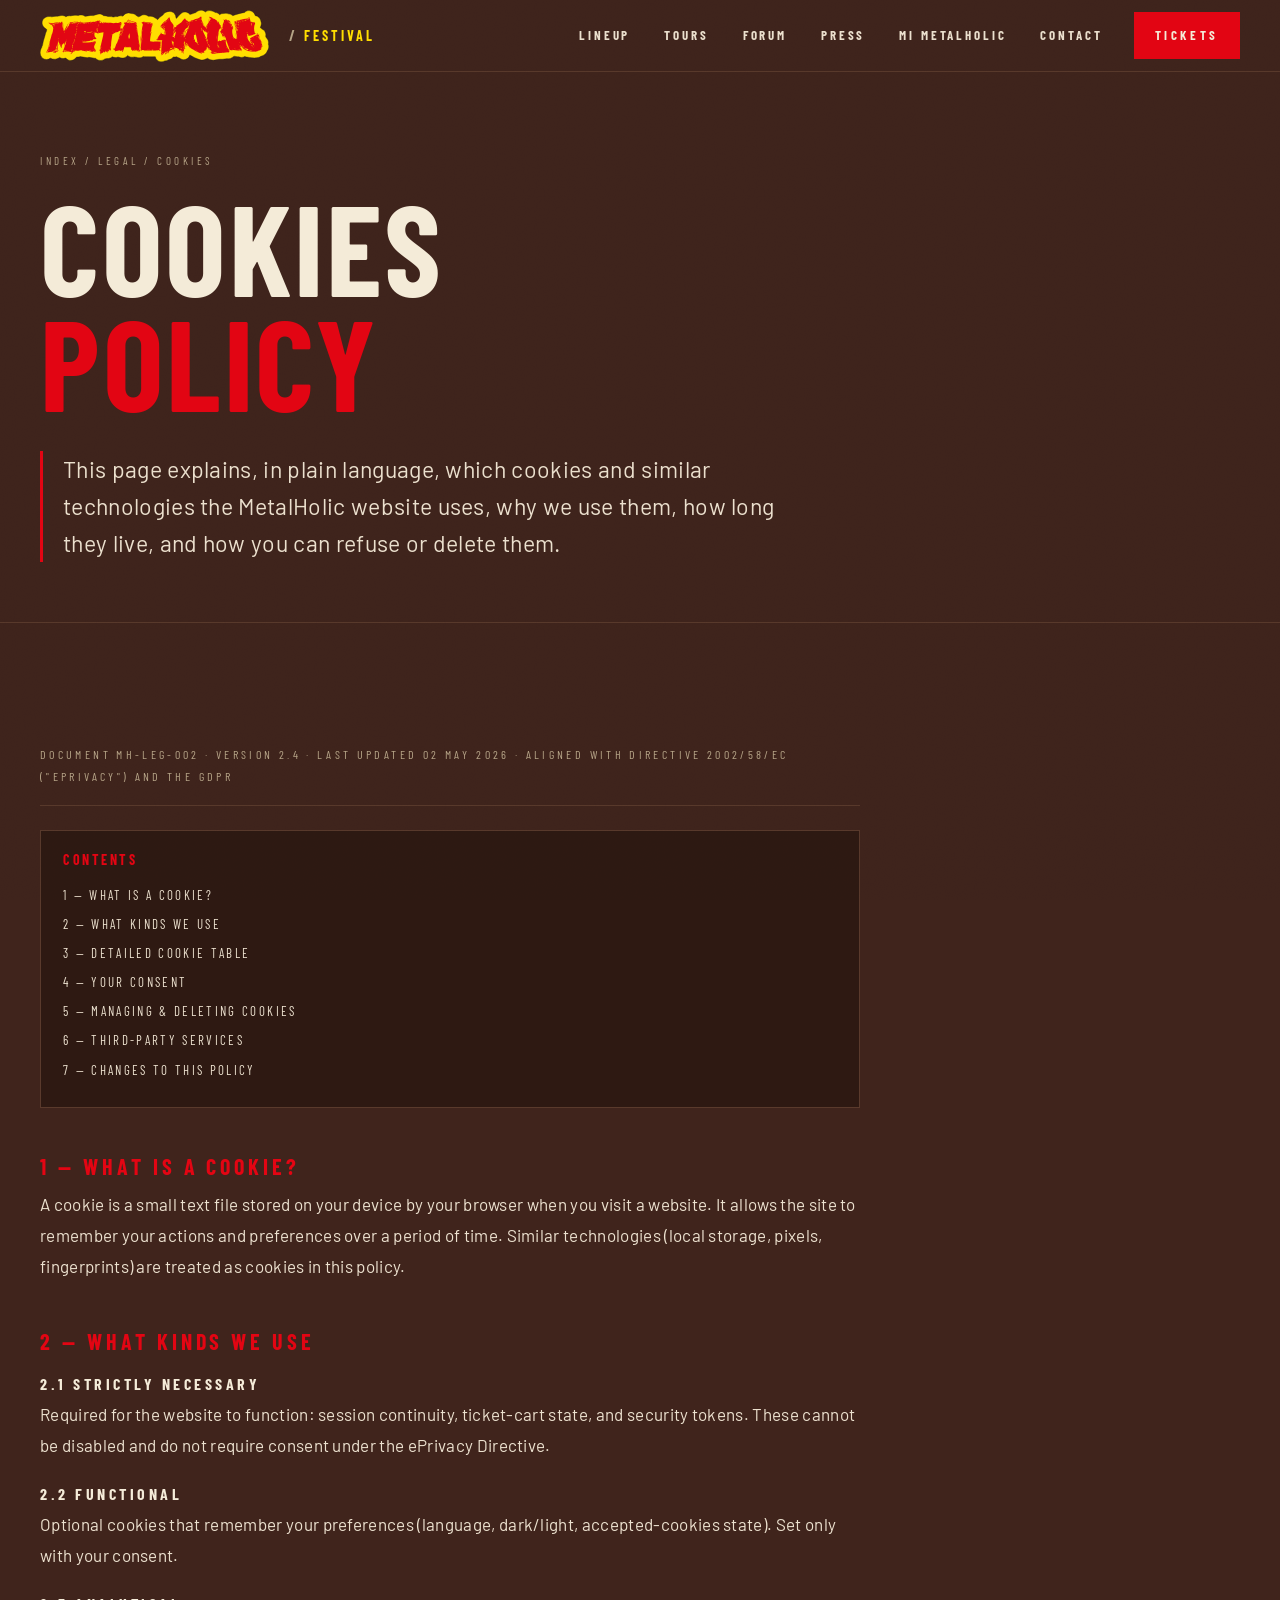
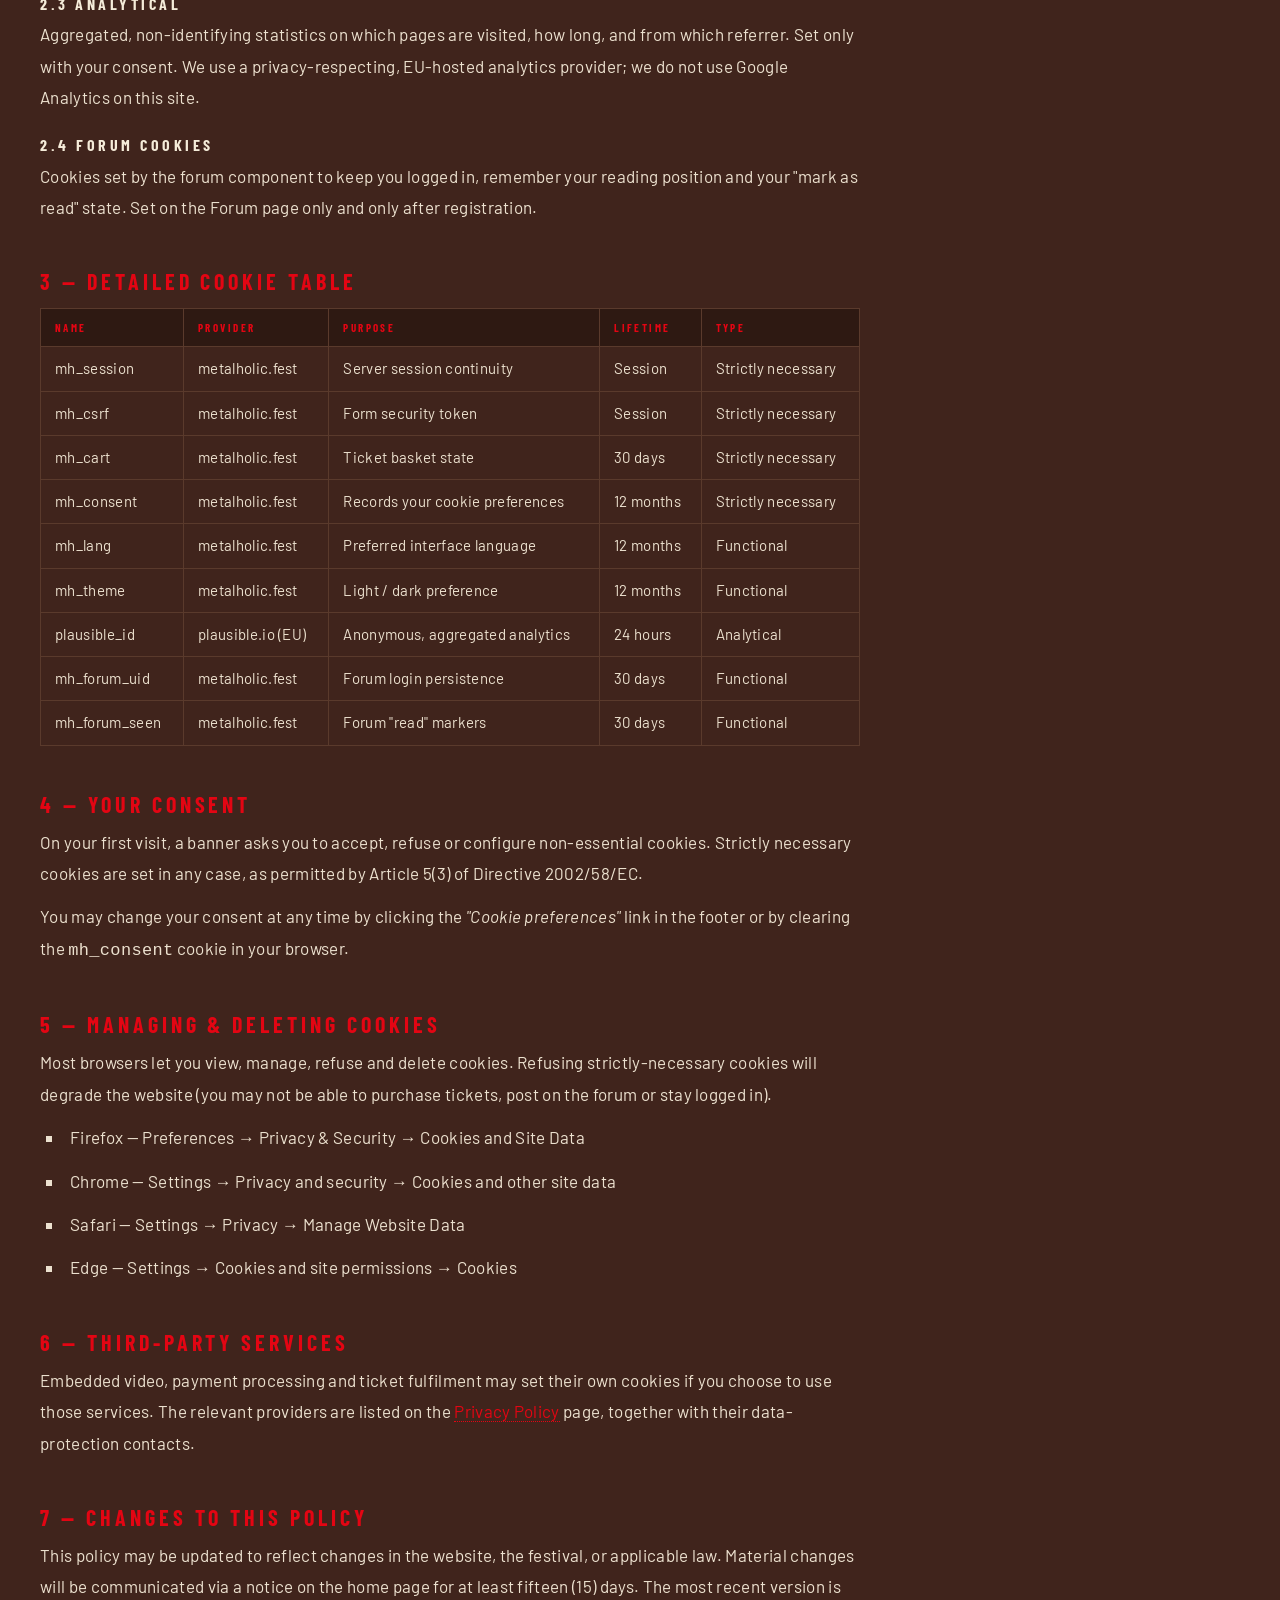
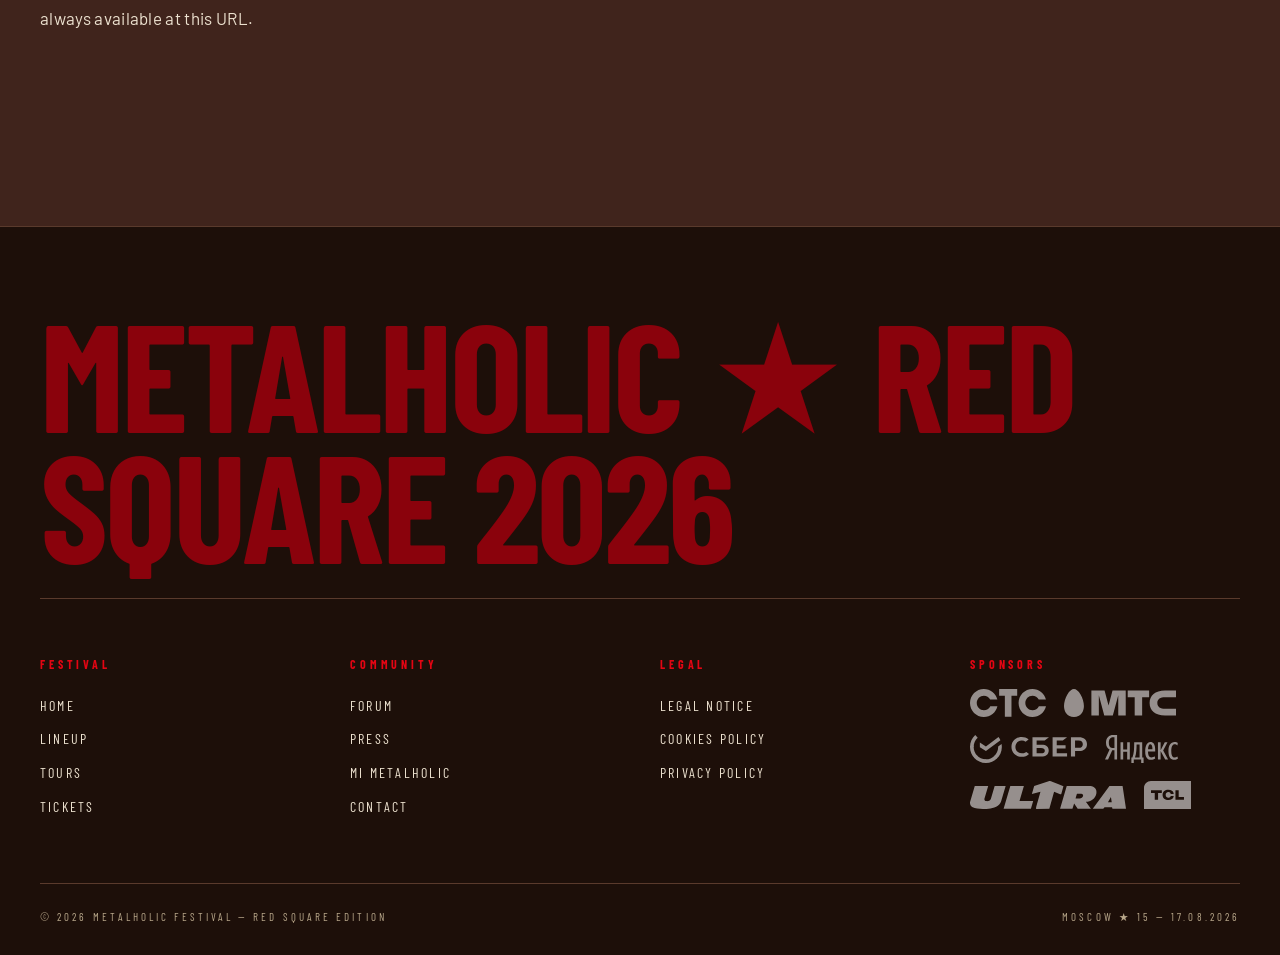
<file: cookies.html>
<!DOCTYPE html>
<html lang="en">
<head>
<meta charset="UTF-8">
<meta name="viewport" content="width=device-width, initial-scale=1.0">
<title>Cookies Policy — MetalHolic Festival</title>
<meta name="description" content="MetalHolic Festival Cookies Policy — what we set, why, and how to control it.">
<link rel="icon" href="assets/logo/SVG/MH_Regular.svg" type="image/svg+xml">
<link rel="stylesheet" href="styles.css">
<link rel="preconnect" href="https://fonts.googleapis.com">
<link rel="preconnect" href="https://fonts.gstatic.com" crossorigin>
<link href="https://fonts.googleapis.com/css2?family=Barlow:wght@400;500;700&family=Barlow+Condensed:wght@300;400;500;700&family=Rock+Salt&display=swap" rel="stylesheet">
</head>
<body>

<header class="header">
  <div class="header-left">
    <a class="logo" href="index.html">
      <img src="assets/logo/SVG/Secondary_Horizontal.svg" alt="MetalHolic Festival">
    </a>
    <button class="menu-btn" id="menuBtn" aria-label="Open menu">Festival</button>
  </div>
  <button class="menu-toggle" id="menuToggle" aria-label="Open menu">≡</button>
  <nav class="nav" id="navMenu">
    <a href="lineup.html">Lineup</a>
    <a href="tours.html">Tours</a>
    <a href="forum.html">Forum</a>
    <a href="press.html">Press</a>
    <a href="about.html">Mi MetalHolic</a>
    <a href="contact.html">Contact</a>
    <a href="tickets.html" class="ticket-btn">Tickets</a>
  </nav>
</header>

<div class="fullscreen-menu" id="fullscreenMenu">
  <button class="fullscreen-close" id="fullscreenClose" aria-label="Close menu">✕</button>
  <nav class="fullscreen-nav">
    <div class="fs-category">
      <span class="fs-cat-head"><span class="slash">/</span>Festival</span>
      <div class="fs-cat-items">
        <a href="index.html">Home</a>
        <a href="lineup.html">Lineup</a>
        <a href="tours.html">Tours</a>
        <a href="tickets.html">Tickets</a>
      </div>
    </div>
    <div class="fs-category">
      <span class="fs-cat-head"><span class="slash">/</span>Community</span>
      <div class="fs-cat-items">
        <a href="forum.html">Forum</a>
        <a href="press.html">Press</a>
        <a href="about.html">Mi MetalHolic</a>
        <a href="contact.html">Contact</a>
      </div>
    </div>
    <div class="fs-category">
      <span class="fs-cat-head"><span class="slash">/</span>Legal</span>
      <div class="fs-cat-items">
        <a href="legal-notice.html">Legal Notice</a>
        <a href="cookies.html">Cookies Policy</a>
        <a href="privacy.html">Privacy Policy</a>
      </div>
    </div>
  </nav>
  <div class="fullscreen-sponsors">
    <span class="fullscreen-label">Partners</span>
    <div class="sponsors">
      <img src="assets/logo/BLANCO/SVG/STS_Blanco.svg" alt="STS">
      <img src="assets/logo/BLANCO/SVG/MTS_Blanco.svg" alt="MTS">
      <img src="assets/logo/BLANCO/SVG/SBER_Blanco.svg" alt="Sber">
      <img src="assets/logo/BLANCO/SVG/YANDEX_Blanco.svg" alt="Yandex">
      <img src="assets/logo/BLANCO/SVG/ULTRA_Blanco.svg" alt="Ultra">
      <img src="assets/logo/BLANCO/SVG/TCL_Blanco.svg" alt="TCL">
    </div>
  </div>
</div>

<section class="page-head">
  <div class="container">
    <div class="crumbs">Index / Legal / Cookies</div>
    <h1>Cookies<br><span class="accent">Policy</span></h1>
    <p class="lede">This page explains, in plain language, which cookies and similar technologies the MetalHolic website uses, why we use them, how long they live, and how you can refuse or delete them.</p>
  </div>
</section>

<section class="section section--brown">
  <div class="container">
    <article class="legal-doc">
      <p class="doc-meta">Document MH-LEG-002 · Version 2.4 · Last updated 02 May 2026 · Aligned with Directive 2002/58/EC ("ePrivacy") and the GDPR</p>

      <div class="toc">
        <h4>Contents</h4>
        <a href="#what">1 — What is a cookie?</a>
        <a href="#kinds">2 — What kinds we use</a>
        <a href="#table">3 — Detailed cookie table</a>
        <a href="#consent">4 — Your consent</a>
        <a href="#manage">5 — Managing &amp; deleting cookies</a>
        <a href="#third">6 — Third-party services</a>
        <a href="#changes">7 — Changes to this policy</a>
      </div>

      <h2 id="what">1 — What is a cookie?</h2>
      <p>A cookie is a small text file stored on your device by your browser when you visit a website. It allows the site to remember your actions and preferences over a period of time. Similar technologies (local storage, pixels, fingerprints) are treated as cookies in this policy.</p>

      <h2 id="kinds">2 — What kinds we use</h2>
      <h3>2.1 Strictly necessary</h3>
      <p>Required for the website to function: session continuity, ticket-cart state, and security tokens. These cannot be disabled and do not require consent under the ePrivacy Directive.</p>
      <h3>2.2 Functional</h3>
      <p>Optional cookies that remember your preferences (language, dark/light, accepted-cookies state). Set only with your consent.</p>
      <h3>2.3 Analytical</h3>
      <p>Aggregated, non-identifying statistics on which pages are visited, how long, and from which referrer. Set only with your consent. We use a privacy-respecting, EU-hosted analytics provider; we do not use Google Analytics on this site.</p>
      <h3>2.4 Forum cookies</h3>
      <p>Cookies set by the forum component to keep you logged in, remember your reading position and your "mark as read" state. Set on the Forum page only and only after registration.</p>

      <h2 id="table">3 — Detailed cookie table</h2>
      <table>
        <thead>
          <tr><th>Name</th><th>Provider</th><th>Purpose</th><th>Lifetime</th><th>Type</th></tr>
        </thead>
        <tbody>
          <tr><td>mh_session</td><td>metalholic.fest</td><td>Server session continuity</td><td>Session</td><td>Strictly necessary</td></tr>
          <tr><td>mh_csrf</td><td>metalholic.fest</td><td>Form security token</td><td>Session</td><td>Strictly necessary</td></tr>
          <tr><td>mh_cart</td><td>metalholic.fest</td><td>Ticket basket state</td><td>30 days</td><td>Strictly necessary</td></tr>
          <tr><td>mh_consent</td><td>metalholic.fest</td><td>Records your cookie preferences</td><td>12 months</td><td>Strictly necessary</td></tr>
          <tr><td>mh_lang</td><td>metalholic.fest</td><td>Preferred interface language</td><td>12 months</td><td>Functional</td></tr>
          <tr><td>mh_theme</td><td>metalholic.fest</td><td>Light / dark preference</td><td>12 months</td><td>Functional</td></tr>
          <tr><td>plausible_id</td><td>plausible.io (EU)</td><td>Anonymous, aggregated analytics</td><td>24 hours</td><td>Analytical</td></tr>
          <tr><td>mh_forum_uid</td><td>metalholic.fest</td><td>Forum login persistence</td><td>30 days</td><td>Functional</td></tr>
          <tr><td>mh_forum_seen</td><td>metalholic.fest</td><td>Forum "read" markers</td><td>30 days</td><td>Functional</td></tr>
        </tbody>
      </table>

      <h2 id="consent">4 — Your consent</h2>
      <p>On your first visit, a banner asks you to accept, refuse or configure non-essential cookies. Strictly necessary cookies are set in any case, as permitted by Article 5(3) of Directive 2002/58/EC.</p>
      <p>You may change your consent at any time by clicking the <em>"Cookie preferences"</em> link in the footer or by clearing the <code>mh_consent</code> cookie in your browser.</p>

      <h2 id="manage">5 — Managing &amp; deleting cookies</h2>
      <p>Most browsers let you view, manage, refuse and delete cookies. Refusing strictly-necessary cookies will degrade the website (you may not be able to purchase tickets, post on the forum or stay logged in).</p>
      <ul>
        <li>Firefox — Preferences → Privacy &amp; Security → Cookies and Site Data</li>
        <li>Chrome — Settings → Privacy and security → Cookies and other site data</li>
        <li>Safari — Settings → Privacy → Manage Website Data</li>
        <li>Edge — Settings → Cookies and site permissions → Cookies</li>
      </ul>

      <h2 id="third">6 — Third-party services</h2>
      <p>Embedded video, payment processing and ticket fulfilment may set their own cookies if you choose to use those services. The relevant providers are listed on the <a href="privacy.html" style="color: var(--c-red-bright); border-bottom: 1px dotted var(--c-red);">Privacy Policy</a> page, together with their data-protection contacts.</p>

      <h2 id="changes">7 — Changes to this policy</h2>
      <p>This policy may be updated to reflect changes in the website, the festival, or applicable law. Material changes will be communicated via a notice on the home page for at least fifteen (15) days. The most recent version is always available at this URL.</p>
    </article>
  </div>
</section>

<footer class="footer">
  <div class="container">
    <div class="footer-mark">METALHOLIC ★ RED SQUARE 2026</div>
    <div class="footer-top">
      <div class="footer-column"><h4>Festival</h4><a href="index.html">Home</a><a href="lineup.html">Lineup</a><a href="tours.html">Tours</a><a href="tickets.html">Tickets</a></div>
      <div class="footer-column"><h4>Community</h4><a href="forum.html">Forum</a><a href="press.html">Press</a><a href="about.html">Mi MetalHolic</a><a href="contact.html">Contact</a></div>
      <div class="footer-column"><h4>Legal</h4><a href="legal-notice.html">Legal Notice</a><a href="cookies.html">Cookies Policy</a><a href="privacy.html">Privacy Policy</a></div>
      <div class="footer-column"><h4>Sponsors</h4>
        <div class="sponsors">
          <img src="assets/logo/BLANCO/SVG/STS_Blanco.svg" alt="STS"><img src="assets/logo/BLANCO/SVG/MTS_Blanco.svg" alt="MTS">
          <img src="assets/logo/BLANCO/SVG/SBER_Blanco.svg" alt="Sber"><img src="assets/logo/BLANCO/SVG/YANDEX_Blanco.svg" alt="Yandex">
          <img src="assets/logo/BLANCO/SVG/ULTRA_Blanco.svg" alt="Ultra"><img src="assets/logo/BLANCO/SVG/TCL_Blanco.svg" alt="TCL">
        </div>
      </div>
    </div>
    <div class="footer-bottom">
      <span>© 2026 MetalHolic Festival — Red Square Edition</span>
      <span>Moscow ★ 15 — 17.08.2026</span>
    </div>
  </div>
</footer>
<script src="main.js"></script>
</body>
</html>
</file>
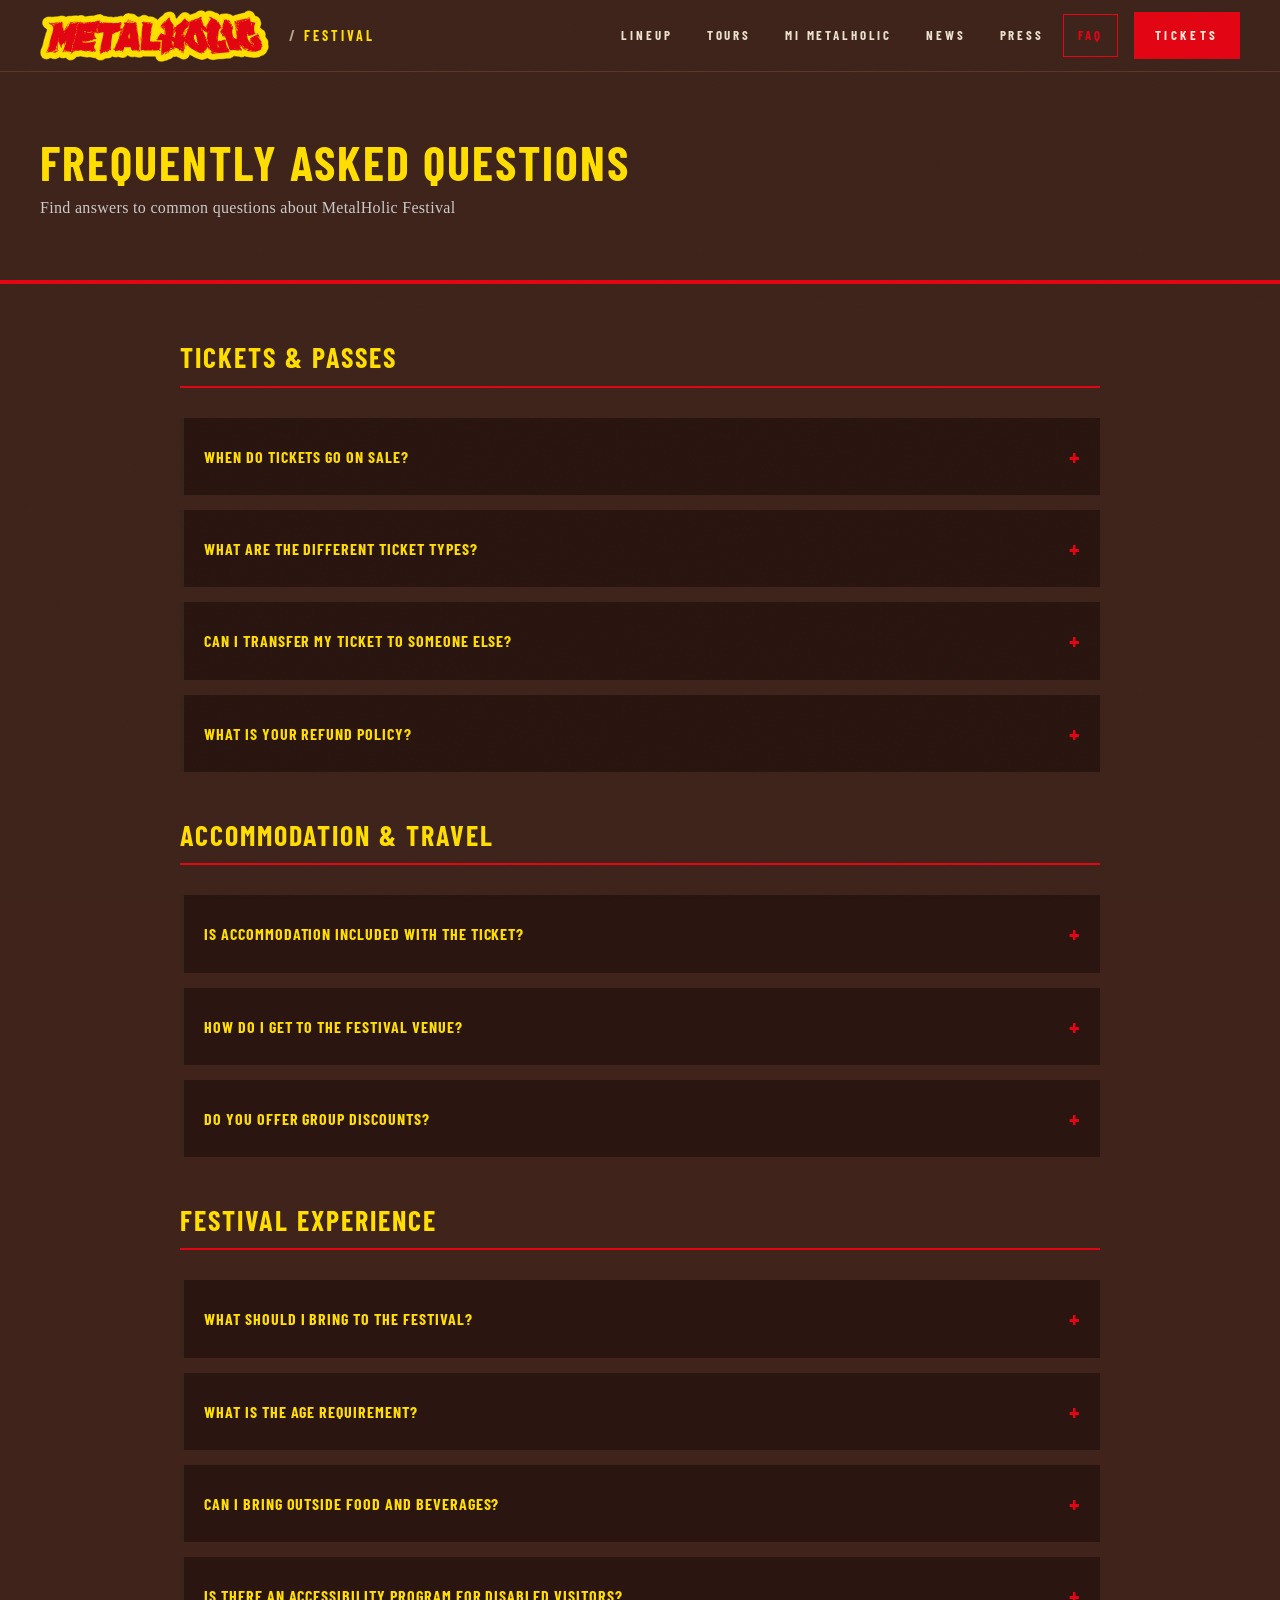
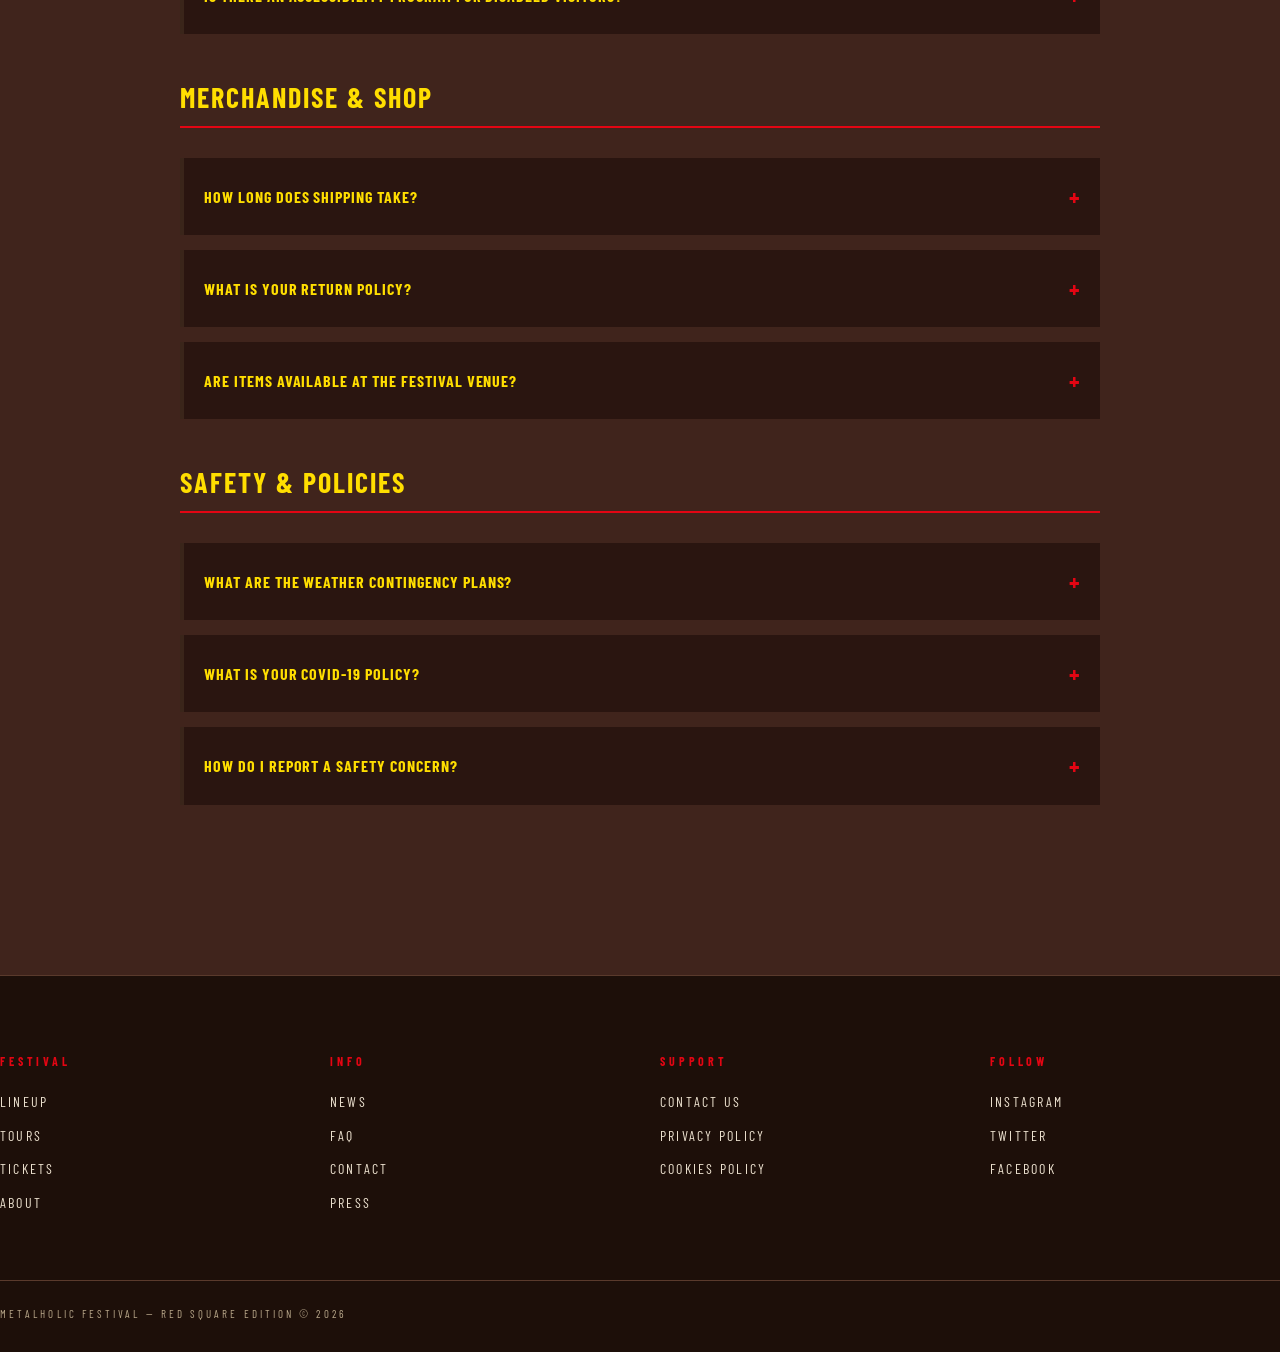
<file: faq.html>
<!DOCTYPE html>
<html lang="en">
<head>
  <meta charset="UTF-8">
  <meta name="viewport" content="width=device-width, initial-scale=1.0">
  <title>FAQ | MetalHolic Festival</title>
  <link rel="icon" href="assets/logo/SVG/MH_Regular.svg" type="image/svg+xml">
  <link rel="stylesheet" href="styles.css">
  <link href="https://fonts.googleapis.com/css2?family=Barlow:wght@400;500;700&family=Barlow+Condensed:wght@300;400;500;700&family=Rock+Salt&display=swap" rel="stylesheet">
  <style>
    .faq-hero {
      margin-top: 80px;
      padding: 60px 40px;
      background: #40241c;
      border-bottom: 4px solid #e30513;
    }

    .faq-hero h1 {
      font-size: 48px;
      color: #ffde00;
      letter-spacing: 2px;
      margin-bottom: 10px;
    }

    .faq-hero p {
      font-family: "Instrument Serif", serif;
      color: #ccc;
      font-size: 16px;
    }

    .faq-container {
      padding: 60px 40px;
      background: #40241c;
      max-width: 1000px;
      margin: 0 auto;
    }

    .faq-category {
      margin-bottom: 50px;
    }

    .faq-category h2 {
      color: #ffde00;
      font-size: 28px;
      letter-spacing: 2px;
      margin-bottom: 30px;
      padding-bottom: 15px;
      border-bottom: 2px solid #e30513;
    }

    .faq-item {
      background: #2a1510;
      border-left: 4px solid #3a251a;
      margin-bottom: 15px;
      transition: all 0.3s ease;
    }

    .faq-item.active {
      border-left-color: #e30513;
      background: #1e0f0c;
    }

    .faq-question {
      padding: 20px;
      cursor: pointer;
      display: flex;
      justify-content: space-between;
      align-items: center;
      user-select: none;
      transition: all 0.3s ease;
    }

    .faq-question:hover {
      background: #3a251a;
      padding-left: 25px;
    }

    .faq-question h3 {
      color: #ffde00;
      font-size: 16px;
      margin: 0;
      flex: 1;
    }

    .faq-toggle {
      color: #e30513;
      font-size: 24px;
      font-weight: 700;
      margin-left: 20px;
      transition: transform 0.3s ease;
    }

    .faq-item.active .faq-toggle {
      transform: rotate(180deg);
    }

    .faq-answer {
      max-height: 0;
      overflow: hidden;
      transition: max-height 0.3s ease;
    }

    .faq-item.active .faq-answer {
      max-height: 500px;
    }

    .faq-answer-content {
      padding: 0 20px 20px 20px;
      font-family: "Instrument Serif", serif;
      color: #ddd;
      font-size: 14px;
      line-height: 1.8;
    }

    .faq-answer-content p {
      margin-bottom: 10px;
    }

    @media (max-width: 768px) {
      .faq-hero {
        padding: 40px 20px;
      }

      .faq-hero h1 {
        font-size: 32px;
      }

      .faq-container {
        padding: 40px 20px;
      }

      .faq-question {
        padding: 18px 15px;
      }

      .faq-question h3 {
        font-size: 14px;
      }
    }
  </style>
</head>

<body>

<!-- HEADER / NAVIGATION -->
<header class="header">
  <div class="header-left">
    <a class="logo" href="index.html">
      <img src="assets/logo/SVG/Secondary_Horizontal.svg" alt="MetalHolic Festival">
    </a>
    <button class="menu-btn" id="menuBtn" aria-label="Open menu">Festival</button>
  </div>
  <button class="menu-toggle" id="menuToggle" aria-label="Open menu">≡</button>

  <nav class="nav" id="navMenu">
    <a href="lineup.html">Lineup</a>
    <a href="tours.html">Tours</a>
    <a href="about.html">Mi MetalHolic</a>
    <a href="news.html">News</a>
    <a href="press.html">Press</a>
    <a href="faq.html" class="active">FAQ</a>
    <a href="tickets.html" class="ticket-btn">Tickets</a>
  </nav>
</header>

<div class="fullscreen-menu" id="fullscreenMenu">
  <button class="fullscreen-close" id="fullscreenClose" aria-label="Close menu">✕</button>
  <nav class="fullscreen-nav">
    <div class="fs-category">
      <span class="fs-cat-head"><span class="slash">/</span>Festival</span>
      <div class="fs-cat-items">
        <a href="index.html">Home</a>
        <a href="lineup.html">Lineup</a>
        <a href="tours.html">Tours</a>
        <a href="tickets.html">Tickets</a>
      </div>
    </div>
    <div class="fs-category">
      <span class="fs-cat-head"><span class="slash">/</span>Community</span>
      <div class="fs-cat-items">
        <a href="forum.html">Forum</a>
        <a href="press.html">Press</a>
        <a href="about.html">Mi MetalHolic</a>
        <a href="contact.html">Contact</a>
      </div>
    </div>
    <div class="fs-category">
      <span class="fs-cat-head"><span class="slash">/</span>Legal</span>
      <div class="fs-cat-items">
        <a href="legal-notice.html">Legal Notice</a>
        <a href="cookies.html">Cookies Policy</a>
        <a href="privacy.html">Privacy Policy</a>
      </div>
    </div>
  </nav>
  <div class="fullscreen-sponsors">
    <span class="fullscreen-label">Partners</span>
    <div class="sponsors">
      <img src="assets/logo/BLANCO/SVG/STS_Blanco.svg" alt="STS">
      <img src="assets/logo/BLANCO/SVG/MTS_Blanco.svg" alt="MTS">
      <img src="assets/logo/BLANCO/SVG/SBER_Blanco.svg" alt="Sber">
      <img src="assets/logo/BLANCO/SVG/YANDEX_Blanco.svg" alt="Yandex">
      <img src="assets/logo/BLANCO/SVG/ULTRA_Blanco.svg" alt="Ultra">
      <img src="assets/logo/BLANCO/SVG/TCL_Blanco.svg" alt="TCL">
    </div>
  </div>
</div>

<!-- FAQ HERO -->
<section class="faq-hero">
  <h1>FREQUENTLY ASKED QUESTIONS</h1>
  <p>Find answers to common questions about MetalHolic Festival</p>
</section>

<!-- FAQ CONTENT -->
<section class="faq-container">

  <!-- TICKETS SECTION -->
  <div class="faq-category">
    <h2>Tickets & Passes</h2>

    <div class="faq-item">
      <div class="faq-question">
        <h3>When do tickets go on sale?</h3>
        <span class="faq-toggle">+</span>
      </div>
      <div class="faq-answer">
        <div class="faq-answer-content">
          <p>Early bird tickets are now available with a 40% discount. General admission tickets will be released on a rolling basis. Check our News section for the latest announcements regarding ticket release dates and pricing tiers.</p>
        </div>
      </div>
    </div>

    <div class="faq-item">
      <div class="faq-question">
        <h3>What are the different ticket types?</h3>
        <span class="faq-toggle">+</span>
      </div>
      <div class="faq-answer">
        <div class="faq-answer-content">
          <p><strong>Day Pass:</strong> Single-day access to all performances</p>
          <p><strong>3-Day Pass:</strong> Full festival access with all three days</p>
          <p><strong>VIP Pass:</strong> Premium access with exclusive areas and merchandise</p>
          <p><strong>Student Discount:</strong> Available with valid ID (10% off)</p>
        </div>
      </div>
    </div>

    <div class="faq-item">
      <div class="faq-question">
        <h3>Can I transfer my ticket to someone else?</h3>
        <span class="faq-toggle">+</span>
      </div>
      <div class="faq-answer">
        <div class="faq-answer-content">
          <p>Tickets are non-transferable and are tied to the purchaser's name. The ticket holder must present valid ID matching the name on the ticket at entry. For exceptional circumstances, contact our support team.</p>
        </div>
      </div>
    </div>

    <div class="faq-item">
      <div class="faq-question">
        <h3>What is your refund policy?</h3>
        <span class="faq-toggle">+</span>
      </div>
      <div class="faq-answer">
        <div class="faq-answer-content">
          <p>Full refunds are available until 30 days before the festival. After that date, tickets may only be exchanged for a different date (if applicable). No refunds will be issued for cancellations due to weather or unforeseen circumstances beyond our control.</p>
        </div>
      </div>
    </div>

  </div>

  <!-- ACCOMMODATION & TRAVEL SECTION -->
  <div class="faq-category">
    <h2>Accommodation & Travel</h2>

    <div class="faq-item">
      <div class="faq-question">
        <h3>Is accommodation included with the ticket?</h3>
        <span class="faq-toggle">+</span>
      </div>
      <div class="faq-answer">
        <div class="faq-answer-content">
          <p>No, accommodation is not included with festival tickets. However, we provide recommendations for hotels, hostels, and camping options near Red Square. Visit our Travel section for partnered accommodations with special festival rates.</p>
        </div>
      </div>
    </div>

    <div class="faq-item">
      <div class="faq-question">
        <h3>How do I get to the festival venue?</h3>
        <span class="faq-toggle">+</span>
      </div>
      <div class="faq-answer">
        <div class="faq-answer-content">
          <p><strong>By Air:</strong> Fly into Moscow's main airports (Sheremetyevo, Domodedovo, or Vnukovo), then take metro or taxi to Red Square.</p>
          <p><strong>By Train:</strong> Moscow has excellent rail connections. Several trains daily arrive at central stations.</p>
          <p><strong>Public Transport:</strong> The Moscow Metro is the easiest way to reach the venue.</p>
        </div>
      </div>
    </div>

    <div class="faq-item">
      <div class="faq-question">
        <h3>Do you offer group discounts?</h3>
        <span class="faq-toggle">+</span>
      </div>
      <div class="faq-answer">
        <div class="faq-answer-content">
          <p>Yes! Groups of 10 or more receive a 15% discount. Contact our group sales team at groups@metalholic.com with your group details for a customized quote.</p>
        </div>
      </div>
    </div>

  </div>

  <!-- FESTIVAL EXPERIENCE SECTION -->
  <div class="faq-category">
    <h2>Festival Experience</h2>

    <div class="faq-item">
      <div class="faq-question">
        <h3>What should I bring to the festival?</h3>
        <span class="faq-toggle">+</span>
      </div>
      <div class="faq-answer">
        <div class="faq-answer-content">
          <p><strong>Essentials:</strong> Valid ID, ticket confirmation, comfortable clothing, sturdy shoes, and weather protection.</p>
          <p><strong>Recommended:</strong> Sunscreen, water bottle, power bank, comfortable backpack, and cash/cards.</p>
          <p><strong>Not Allowed:</strong> Professional cameras (single-lens reflex), pets (except service animals), and illegal substances.</p>
        </div>
      </div>
    </div>

    <div class="faq-item">
      <div class="faq-question">
        <h3>What is the age requirement?</h3>
        <span class="faq-toggle">+</span>
      </div>
      <div class="faq-answer">
        <div class="faq-answer-content">
          <p>MetalHolic Festival is open to attendees 16 years and older. Those under 18 must be accompanied by an adult. Valid ID is required at entry.</p>
        </div>
      </div>
    </div>

    <div class="faq-item">
      <div class="faq-question">
        <h3>Can I bring outside food and beverages?</h3>
        <span class="faq-toggle">+</span>
      </div>
      <div class="faq-answer">
        <div class="faq-answer-content">
          <p>Outside beverages are not permitted, but empty water bottles can be filled at provided stations. Non-perishable food items in unopened packaging are allowed. Festival food vendors offer a variety of options at all price points.</p>
        </div>
      </div>
    </div>

    <div class="faq-item">
      <div class="faq-question">
        <h3>Is there an accessibility program for disabled visitors?</h3>
        <span class="faq-toggle">+</span>
      </div>
      <div class="faq-answer">
        <div class="faq-answer-content">
          <p>Yes, MetalHolic Festival is committed to accessibility. We offer wheelchair-accessible areas, accessible restrooms, and assistive listening devices. Contact accessibility@metalholic.com at least 30 days before the festival to request accommodations.</p>
        </div>
      </div>
    </div>

  </div>

  <!-- MERCHANDISE SECTION -->
  <div class="faq-category">
    <h2>Merchandise & Shop</h2>

    <div class="faq-item">
      <div class="faq-question">
        <h3>How long does shipping take?</h3>
        <span class="faq-toggle">+</span>
      </div>
      <div class="faq-answer">
        <div class="faq-answer-content">
          <p><strong>Standard Shipping:</strong> 5-7 business days (Free on orders over €50)</p>
          <p><strong>Express Shipping:</strong> 2-3 business days (€12 flat rate)</p>
          <p><strong>International:</strong> 7-14 business days (varies by location)</p>
        </div>
      </div>
    </div>

    <div class="faq-item">
      <div class="faq-question">
        <h3>What is your return policy?</h3>
        <span class="faq-toggle">+</span>
      </div>
      <div class="faq-answer">
        <div class="faq-answer-content">
          <p>Unworn merchandise can be returned within 30 days of purchase for a full refund. Items must be in original condition with tags attached. Return shipping is free for orders over €50. Contact shop@metalholic.com to initiate a return.</p>
        </div>
      </div>
    </div>

    <div class="faq-item">
      <div class="faq-question">
        <h3>Are items available at the festival venue?</h3>
        <span class="faq-toggle">+</span>
      </div>
      <div class="faq-answer">
        <div class="faq-answer-content">
          <p>Yes! Our official merchandise booth will be open during festival hours with limited stock of popular items. Sizes and availability vary. We recommend pre-ordering online if you want a specific item.</p>
        </div>
      </div>
    </div>

  </div>

  <!-- SAFETY & POLICIES SECTION -->
  <div class="faq-category">
    <h2>Safety & Policies</h2>

    <div class="faq-item">
      <div class="faq-question">
        <h3>What are the weather contingency plans?</h3>
        <span class="faq-toggle">+</span>
      </div>
      <div class="faq-answer">
        <div class="faq-answer-content">
          <p>The festival will proceed rain or shine. Stages are equipped with protective covers. In case of extreme weather, performances may be rescheduled. Monitor our News section and social media for real-time updates.</p>
        </div>
      </div>
    </div>

    <div class="faq-item">
      <div class="faq-question">
        <h3>What is your COVID-19 policy?</h3>
        <span class="faq-toggle">+</span>
      </div>
      <div class="faq-answer">
        <div class="faq-answer-content">
          <p>We follow all local health regulations and recommendations. Health protocols may include hand sanitization stations, distancing guidelines, and mask recommendations. Check our website closer to the festival for any updated requirements.</p>
        </div>
      </div>
    </div>

    <div class="faq-item">
      <div class="faq-question">
        <h3>How do I report a safety concern?</h3>
        <span class="faq-toggle">+</span>
      </div>
      <div class="faq-answer">
        <div class="faq-answer-content">
          <p>Our security team is visible throughout the venue. Report any concerns to the nearest staff member or visit the Information Booth. You can also email safety@metalholic.com after the festival to report incidents.</p>
        </div>
      </div>
    </div>

  </div>

</section>

<!-- FOOTER -->
<footer class="footer">
  <div class="footer-top">
    <div class="footer-column">
      <h4>Festival</h4>
      <a href="lineup.html">Lineup</a>
      <a href="tours.html">Tours</a>
      <a href="tickets.html">Tickets</a>
      <a href="about.html">About</a>
    </div>

    <div class="footer-column">
      <h4>Info</h4>
      <a href="news.html">News</a>
      <a href="faq.html" class="active">FAQ</a>
      <a href="contact.html">Contact</a>
      <a href="press.html">Press</a>
    </div>

    <div class="footer-column">
      <h4>Support</h4>
      <a href="contact.html">Contact Us</a>
      <a href="privacy.html">Privacy Policy</a>
      <a href="cookies.html">Cookies Policy</a>
    </div>

    <div class="footer-column">
      <h4>Follow</h4>
      <a href="#">Instagram</a>
      <a href="#">Twitter</a>
      <a href="#">Facebook</a>
    </div>
  </div>

  <div class="footer-bottom">
    MetalHolic Festival — Red Square Edition © 2026
  </div>
</footer>

<script>
// FAQ Accordion functionality
const faqItems = document.querySelectorAll('.faq-item');

faqItems.forEach(item => {
  const question = item.querySelector('.faq-question');
  
  question.addEventListener('click', () => {
    // Close other items
    faqItems.forEach(otherItem => {
      if (otherItem !== item) {
        otherItem.classList.remove('active');
      }
    });
    
    // Toggle current item
    item.classList.toggle('active');
  });
});
</script>

<script src="main.js"></script>

</body>
</html>
</file>
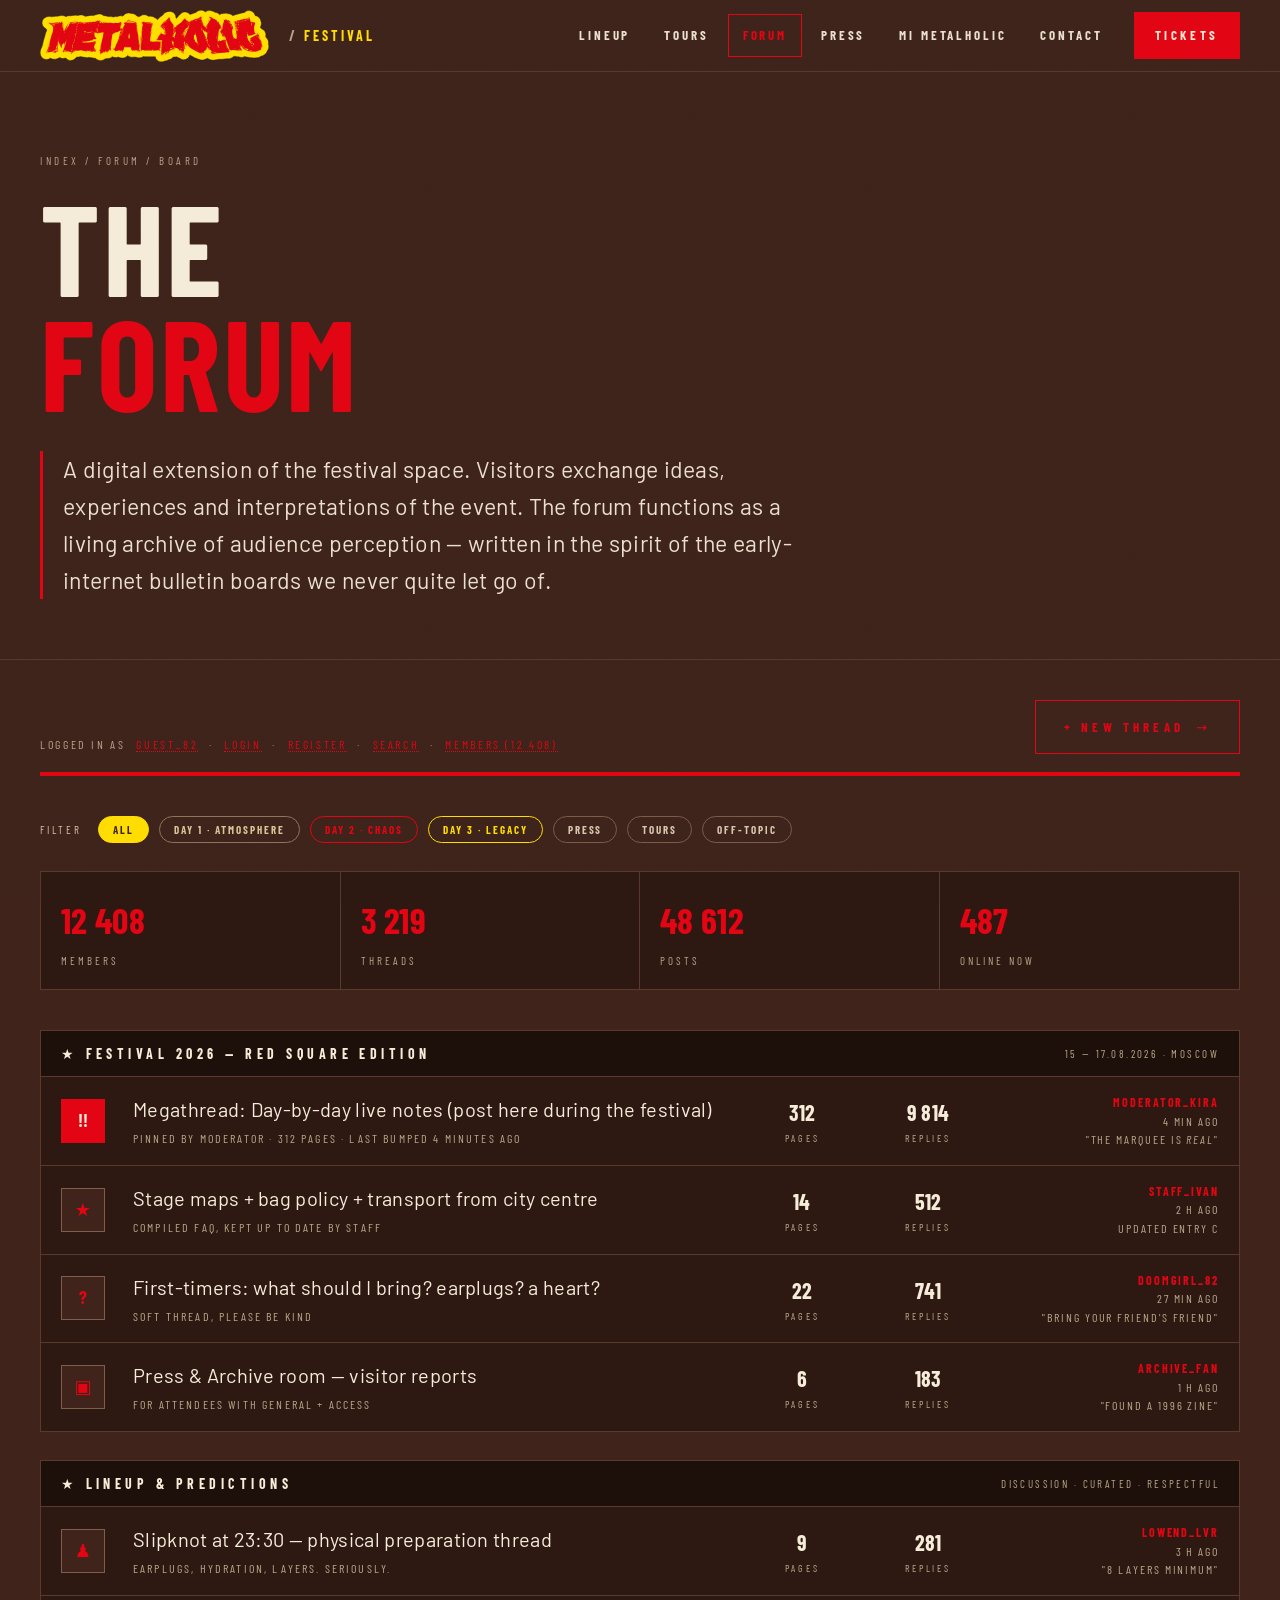
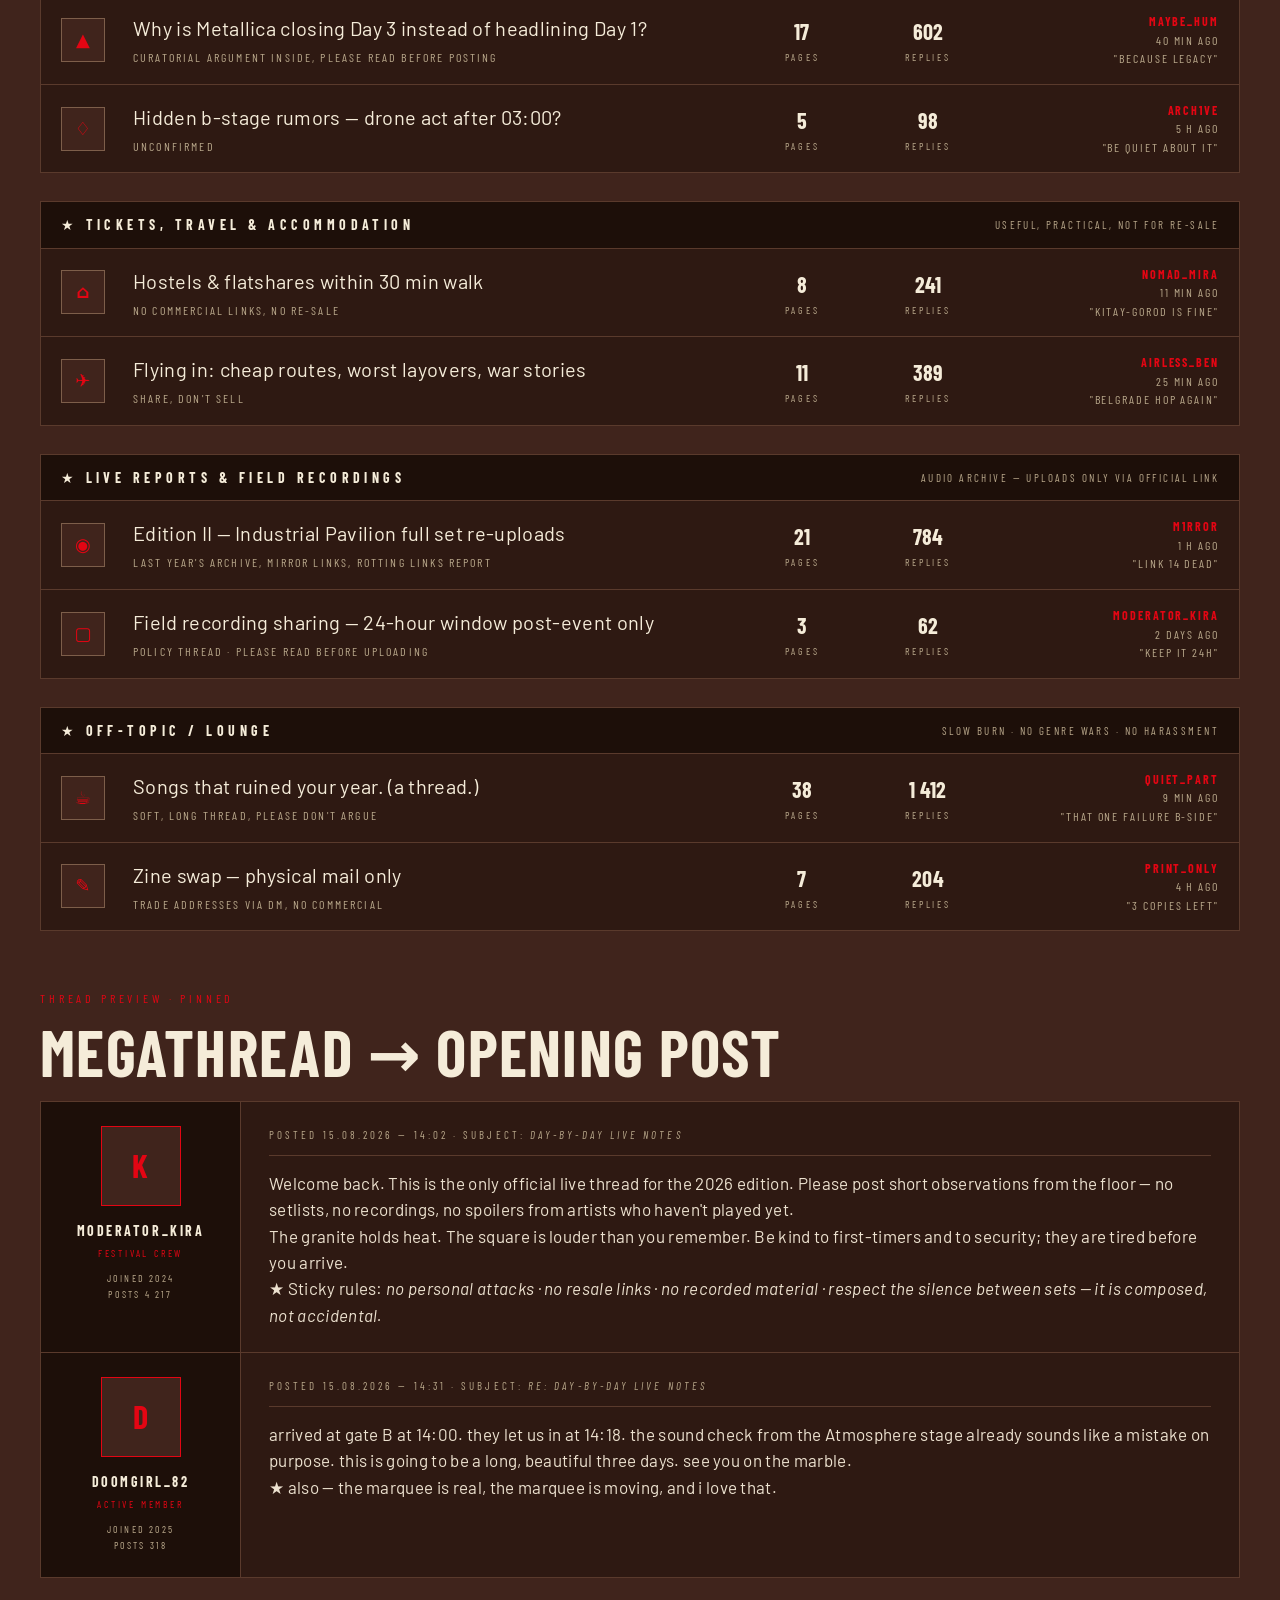
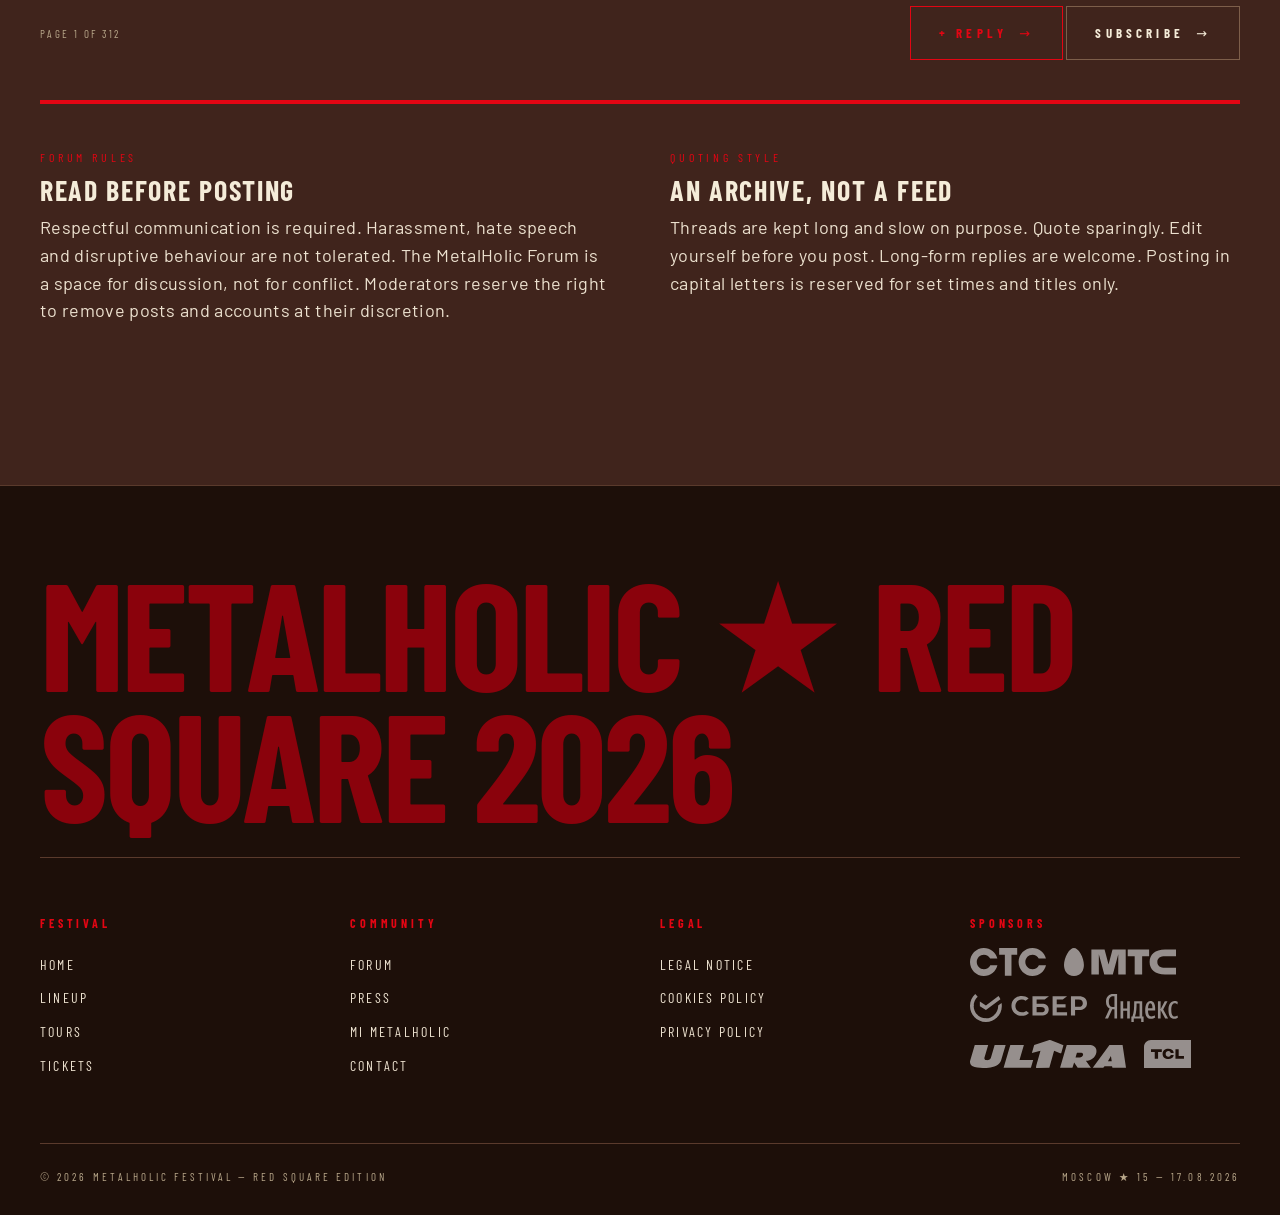
<file: forum.html>
<!DOCTYPE html>
<html lang="en">
<head>
<meta charset="UTF-8">
<meta name="viewport" content="width=device-width, initial-scale=1.0">
<title>Forum — MetalHolic Festival</title>
<meta name="description" content="The MetalHolic Forum — a phpBB-style underground archive of festival discussion.">
<link rel="icon" href="assets/logo/SVG/MH_Regular.svg" type="image/svg+xml">
<link rel="stylesheet" href="styles.css">
<link rel="preconnect" href="https://fonts.googleapis.com">
<link rel="preconnect" href="https://fonts.gstatic.com" crossorigin>
<link href="https://fonts.googleapis.com/css2?family=Barlow:wght@400;500;700&family=Barlow+Condensed:wght@300;400;500;700&family=Rock+Salt&display=swap" rel="stylesheet">
</head>
<body>

<header class="header">
  <div class="header-left">
    <a class="logo" href="index.html">
      <img src="assets/logo/SVG/Secondary_Horizontal.svg" alt="MetalHolic Festival">
    </a>
    <button class="menu-btn" id="menuBtn" aria-label="Open menu">Festival</button>
  </div>
  <button class="menu-toggle" id="menuToggle" aria-label="Open menu">≡</button>
  <nav class="nav" id="navMenu">
    <a href="lineup.html">Lineup</a>
    <a href="tours.html">Tours</a>
    <a href="forum.html">Forum</a>
    <a href="press.html">Press</a>
    <a href="about.html">Mi MetalHolic</a>
    <a href="contact.html">Contact</a>
    <a href="tickets.html" class="ticket-btn">Tickets</a>
  </nav>
</header>

<div class="fullscreen-menu" id="fullscreenMenu">
  <button class="fullscreen-close" id="fullscreenClose" aria-label="Close menu">✕</button>
  <nav class="fullscreen-nav">
    <div class="fs-category">
      <span class="fs-cat-head"><span class="slash">/</span>Festival</span>
      <div class="fs-cat-items">
        <a href="index.html">Home</a>
        <a href="lineup.html">Lineup</a>
        <a href="tours.html">Tours</a>
        <a href="tickets.html">Tickets</a>
      </div>
    </div>
    <div class="fs-category">
      <span class="fs-cat-head"><span class="slash">/</span>Community</span>
      <div class="fs-cat-items">
        <a href="forum.html">Forum</a>
        <a href="press.html">Press</a>
        <a href="about.html">Mi MetalHolic</a>
        <a href="contact.html">Contact</a>
      </div>
    </div>
    <div class="fs-category">
      <span class="fs-cat-head"><span class="slash">/</span>Legal</span>
      <div class="fs-cat-items">
        <a href="legal-notice.html">Legal Notice</a>
        <a href="cookies.html">Cookies Policy</a>
        <a href="privacy.html">Privacy Policy</a>
      </div>
    </div>
  </nav>
  <div class="fullscreen-sponsors">
    <span class="fullscreen-label">Partners</span>
    <div class="sponsors">
      <img src="assets/logo/BLANCO/SVG/STS_Blanco.svg" alt="STS">
      <img src="assets/logo/BLANCO/SVG/MTS_Blanco.svg" alt="MTS">
      <img src="assets/logo/BLANCO/SVG/SBER_Blanco.svg" alt="Sber">
      <img src="assets/logo/BLANCO/SVG/YANDEX_Blanco.svg" alt="Yandex">
      <img src="assets/logo/BLANCO/SVG/ULTRA_Blanco.svg" alt="Ultra">
      <img src="assets/logo/BLANCO/SVG/TCL_Blanco.svg" alt="TCL">
    </div>
  </div>
</div>

<section class="page-head">
  <div class="container">
    <div class="crumbs">Index / Forum / Board</div>
    <h1>The<br><span class="accent">Forum</span></h1>
    <p class="lede">A digital extension of the festival space. Visitors exchange ideas, experiences and interpretations of the event. The forum functions as a living archive of audience perception — written in the spirit of the early-internet bulletin boards we never quite let go of.</p>
  </div>
</section>

<section class="forum-wrap">
  <div class="container">

    <div class="forum-bar">
      <div class="login-strip">
        Logged in as <a href="#">Guest_82</a> ·
        <a href="#">Login</a> ·
        <a href="#">Register</a> ·
        <a href="#">Search</a> ·
        <a href="#">Members (12 408)</a>
      </div>
      <a href="#" class="btn btn-outline">+ New thread</a>
    </div>

    <div class="chip-row" style="margin: 12px 0 28px;">
      <span style="font-family:var(--f-display); font-size:11px; letter-spacing:0.28em; text-transform:uppercase; color:var(--c-paper-dim); margin-right:6px;">Filter</span>
      <button class="filter-chip is-active" type="button">All</button>
      <button class="filter-chip atmos" type="button">Day 1 · Atmosphere</button>
      <button class="filter-chip chaos" type="button">Day 2 · Chaos</button>
      <button class="filter-chip legacy" type="button">Day 3 · Legacy</button>
      <button class="filter-chip" type="button">Press</button>
      <button class="filter-chip" type="button">Tours</button>
      <button class="filter-chip" type="button">Off-topic</button>
    </div>

    <div class="forum-stats">
      <div class="forum-stat"><span class="num">12 408</span><span class="label">Members</span></div>
      <div class="forum-stat"><span class="num">3 219</span><span class="label">Threads</span></div>
      <div class="forum-stat"><span class="num">48 612</span><span class="label">Posts</span></div>
      <div class="forum-stat"><span class="num">487</span><span class="label">Online now</span></div>
    </div>

    <!-- Category 1 -->
    <div class="forum-cat">
      <div class="forum-cat-header">
        <h3>★ Festival 2026 — Red Square Edition</h3>
        <span class="cat-meta">15 — 17.08.2026 · Moscow</span>
      </div>
      <div class="forum-row">
        <div class="icon hot">!!</div>
        <div>
          <div class="topic-title">Megathread: Day-by-day live notes (post here during the festival)</div>
          <div class="topic-desc">Pinned by moderator · 312 pages · last bumped 4 minutes ago</div>
        </div>
        <div class="num">312<small>Pages</small></div>
        <div class="num">9 814<small>Replies</small></div>
        <div class="last-post"><strong>moderator_kira</strong>4 min ago<br>"the marquee is <em>real</em>"</div>
      </div>
      <div class="forum-row">
        <div class="icon">★</div>
        <div>
          <div class="topic-title">Stage maps + bag policy + transport from city centre</div>
          <div class="topic-desc">Compiled FAQ, kept up to date by staff</div>
        </div>
        <div class="num">14<small>Pages</small></div>
        <div class="num">512<small>Replies</small></div>
        <div class="last-post"><strong>staff_ivan</strong>2 h ago<br>updated entry C</div>
      </div>
      <div class="forum-row">
        <div class="icon">?</div>
        <div>
          <div class="topic-title">First-timers: what should I bring? earplugs? a heart?</div>
          <div class="topic-desc">soft thread, please be kind</div>
        </div>
        <div class="num">22<small>Pages</small></div>
        <div class="num">741<small>Replies</small></div>
        <div class="last-post"><strong>doomgirl_82</strong>27 min ago<br>"bring your friend's friend"</div>
      </div>
      <div class="forum-row">
        <div class="icon">▣</div>
        <div>
          <div class="topic-title">Press &amp; Archive room — visitor reports</div>
          <div class="topic-desc">For attendees with General + access</div>
        </div>
        <div class="num">6<small>Pages</small></div>
        <div class="num">183<small>Replies</small></div>
        <div class="last-post"><strong>archive_fan</strong>1 h ago<br>"found a 1996 zine"</div>
      </div>
    </div>

    <!-- Category 2 -->
    <div class="forum-cat">
      <div class="forum-cat-header">
        <h3>★ Lineup &amp; Predictions</h3>
        <span class="cat-meta">Discussion · curated · respectful</span>
      </div>
      <div class="forum-row">
        <div class="icon">♟</div>
        <div>
          <div class="topic-title">Slipknot at 23:30 — physical preparation thread</div>
          <div class="topic-desc">earplugs, hydration, layers. seriously.</div>
        </div>
        <div class="num">9<small>Pages</small></div>
        <div class="num">281<small>Replies</small></div>
        <div class="last-post"><strong>lowend_lvr</strong>3 h ago<br>"8 layers minimum"</div>
      </div>
      <div class="forum-row">
        <div class="icon">▲</div>
        <div>
          <div class="topic-title">Why is Metallica closing Day 3 instead of headlining Day 1?</div>
          <div class="topic-desc">curatorial argument inside, please read before posting</div>
        </div>
        <div class="num">17<small>Pages</small></div>
        <div class="num">602<small>Replies</small></div>
        <div class="last-post"><strong>maybe_hum</strong>40 min ago<br>"because legacy"</div>
      </div>
      <div class="forum-row">
        <div class="icon">♢</div>
        <div>
          <div class="topic-title">Hidden b-stage rumors — drone act after 03:00?</div>
          <div class="topic-desc">unconfirmed</div>
        </div>
        <div class="num">5<small>Pages</small></div>
        <div class="num">98<small>Replies</small></div>
        <div class="last-post"><strong>arch1ve</strong>5 h ago<br>"be quiet about it"</div>
      </div>
    </div>

    <!-- Category 3 -->
    <div class="forum-cat">
      <div class="forum-cat-header">
        <h3>★ Tickets, Travel &amp; Accommodation</h3>
        <span class="cat-meta">Useful, practical, not for re-sale</span>
      </div>
      <div class="forum-row">
        <div class="icon">⌂</div>
        <div>
          <div class="topic-title">Hostels &amp; flatshares within 30 min walk</div>
          <div class="topic-desc">no commercial links, no re-sale</div>
        </div>
        <div class="num">8<small>Pages</small></div>
        <div class="num">241<small>Replies</small></div>
        <div class="last-post"><strong>nomad_mira</strong>11 min ago<br>"Kitay-Gorod is fine"</div>
      </div>
      <div class="forum-row">
        <div class="icon">✈</div>
        <div>
          <div class="topic-title">Flying in: cheap routes, worst layovers, war stories</div>
          <div class="topic-desc">share, don't sell</div>
        </div>
        <div class="num">11<small>Pages</small></div>
        <div class="num">389<small>Replies</small></div>
        <div class="last-post"><strong>airless_ben</strong>25 min ago<br>"Belgrade hop again"</div>
      </div>
    </div>

    <!-- Category 4 -->
    <div class="forum-cat">
      <div class="forum-cat-header">
        <h3>★ Live Reports &amp; Field Recordings</h3>
        <span class="cat-meta">Audio archive — uploads only via official link</span>
      </div>
      <div class="forum-row">
        <div class="icon">◉</div>
        <div>
          <div class="topic-title">Edition II — Industrial Pavilion full set re-uploads</div>
          <div class="topic-desc">last year's archive, mirror links, rotting links report</div>
        </div>
        <div class="num">21<small>Pages</small></div>
        <div class="num">784<small>Replies</small></div>
        <div class="last-post"><strong>m1rror</strong>1 h ago<br>"link 14 dead"</div>
      </div>
      <div class="forum-row">
        <div class="icon">▢</div>
        <div>
          <div class="topic-title">Field recording sharing — 24-hour window post-event only</div>
          <div class="topic-desc">policy thread · please read before uploading</div>
        </div>
        <div class="num">3<small>Pages</small></div>
        <div class="num">62<small>Replies</small></div>
        <div class="last-post"><strong>moderator_kira</strong>2 days ago<br>"keep it 24h"</div>
      </div>
    </div>

    <!-- Category 5 -->
    <div class="forum-cat">
      <div class="forum-cat-header">
        <h3>★ Off-topic / Lounge</h3>
        <span class="cat-meta">Slow burn · no genre wars · no harassment</span>
      </div>
      <div class="forum-row">
        <div class="icon">☕</div>
        <div>
          <div class="topic-title">Songs that ruined your year. (a thread.)</div>
          <div class="topic-desc">soft, long thread, please don't argue</div>
        </div>
        <div class="num">38<small>Pages</small></div>
        <div class="num">1 412<small>Replies</small></div>
        <div class="last-post"><strong>quiet_part</strong>9 min ago<br>"that one Failure b-side"</div>
      </div>
      <div class="forum-row">
        <div class="icon">✎</div>
        <div>
          <div class="topic-title">Zine swap — physical mail only</div>
          <div class="topic-desc">trade addresses via DM, no commercial</div>
        </div>
        <div class="num">7<small>Pages</small></div>
        <div class="num">204<small>Replies</small></div>
        <div class="last-post"><strong>print_only</strong>4 h ago<br>"3 copies left"</div>
      </div>
    </div>

    <!-- Featured thread preview -->
    <span class="eyebrow" style="margin-top: 30px; display:inline-block;">Thread preview · pinned</span>
    <h2 style="margin: 12px 0 18px;">Megathread → opening post</h2>
    <article class="thread-preview">
      <div class="thread-post">
        <aside class="thread-author">
          <div class="avatar">K</div>
          <div class="username">moderator_kira</div>
          <div class="rank">Festival Crew</div>
          <div class="joined">Joined 2024<br>Posts 4 217</div>
        </aside>
        <div class="thread-body">
          <div class="post-meta">Posted 15.08.2026 — 14:02 · Subject: <em>Day-by-day live notes</em></div>
          <p>Welcome back. This is the only official live thread for the 2026 edition. Please post short observations from the floor — no setlists, no recordings, no spoilers from artists who haven't played yet.</p>
          <p>The granite holds heat. The square is louder than you remember. Be kind to first-timers and to security; they are tired before you arrive.</p>
          <p>★ Sticky rules: <em>no personal attacks · no resale links · no recorded material · respect the silence between sets — it is composed, not accidental.</em></p>
        </div>
      </div>
      <div class="thread-post" style="border-top: 1px solid var(--c-line);">
        <aside class="thread-author">
          <div class="avatar">D</div>
          <div class="username">doomgirl_82</div>
          <div class="rank">Active member</div>
          <div class="joined">Joined 2025<br>Posts 318</div>
        </aside>
        <div class="thread-body">
          <div class="post-meta">Posted 15.08.2026 — 14:31 · Subject: <em>Re: Day-by-day live notes</em></div>
          <p>arrived at gate B at 14:00. they let us in at 14:18. the sound check from the Atmosphere stage already sounds like a mistake on purpose. this is going to be a long, beautiful three days. see you on the marble.</p>
          <p>★ also — the marquee is real, the marquee is moving, and i love that.</p>
        </div>
      </div>
    </article>

    <div style="display:flex; justify-content:space-between; align-items:center; flex-wrap:wrap; gap:14px; margin-top: 20px;">
      <span class="login-strip" style="font-family: var(--f-display); font-size:11px; letter-spacing:0.22em; color: var(--c-text-dim); text-transform:uppercase;">Page 1 of 312</span>
      <div>
        <a href="#" class="btn btn-outline">+ Reply</a>
        <a href="#" class="btn btn-ghost">Subscribe</a>
      </div>
    </div>

    <div class="rule thick"></div>

    <div class="grid-2">
      <div>
        <span class="eyebrow">Forum rules</span>
        <h3 style="margin-top: 8px;">Read before posting</h3>
        <p class="serif" style="margin-top: 10px;">Respectful communication is required. Harassment, hate speech and disruptive behaviour are not tolerated. The MetalHolic Forum is a space for discussion, not for conflict. Moderators reserve the right to remove posts and accounts at their discretion.</p>
      </div>
      <div>
        <span class="eyebrow">Quoting style</span>
        <h3 style="margin-top: 8px;">An archive, not a feed</h3>
        <p class="serif" style="margin-top: 10px;">Threads are kept long and slow on purpose. Quote sparingly. Edit yourself before you post. Long-form replies are welcome. Posting in capital letters is reserved for set times and titles only.</p>
      </div>
    </div>

  </div>
</section>

<footer class="footer">
  <div class="container">
    <div class="footer-mark">METALHOLIC ★ RED SQUARE 2026</div>
    <div class="footer-top">
      <div class="footer-column"><h4>Festival</h4><a href="index.html">Home</a><a href="lineup.html">Lineup</a><a href="tours.html">Tours</a><a href="tickets.html">Tickets</a></div>
      <div class="footer-column"><h4>Community</h4><a href="forum.html">Forum</a><a href="press.html">Press</a><a href="about.html">Mi MetalHolic</a><a href="contact.html">Contact</a></div>
      <div class="footer-column"><h4>Legal</h4><a href="legal-notice.html">Legal Notice</a><a href="cookies.html">Cookies Policy</a><a href="privacy.html">Privacy Policy</a></div>
      <div class="footer-column"><h4>Sponsors</h4>
        <div class="sponsors">
          <img src="assets/logo/BLANCO/SVG/STS_Blanco.svg" alt="STS"><img src="assets/logo/BLANCO/SVG/MTS_Blanco.svg" alt="MTS">
          <img src="assets/logo/BLANCO/SVG/SBER_Blanco.svg" alt="Sber"><img src="assets/logo/BLANCO/SVG/YANDEX_Blanco.svg" alt="Yandex">
          <img src="assets/logo/BLANCO/SVG/ULTRA_Blanco.svg" alt="Ultra"><img src="assets/logo/BLANCO/SVG/TCL_Blanco.svg" alt="TCL">
        </div>
      </div>
    </div>
    <div class="footer-bottom">
      <span>© 2026 MetalHolic Festival — Red Square Edition</span>
      <span>Moscow ★ 15 — 17.08.2026</span>
    </div>
  </div>
</footer>
<script src="main.js"></script>
</body>
</html>
</file>
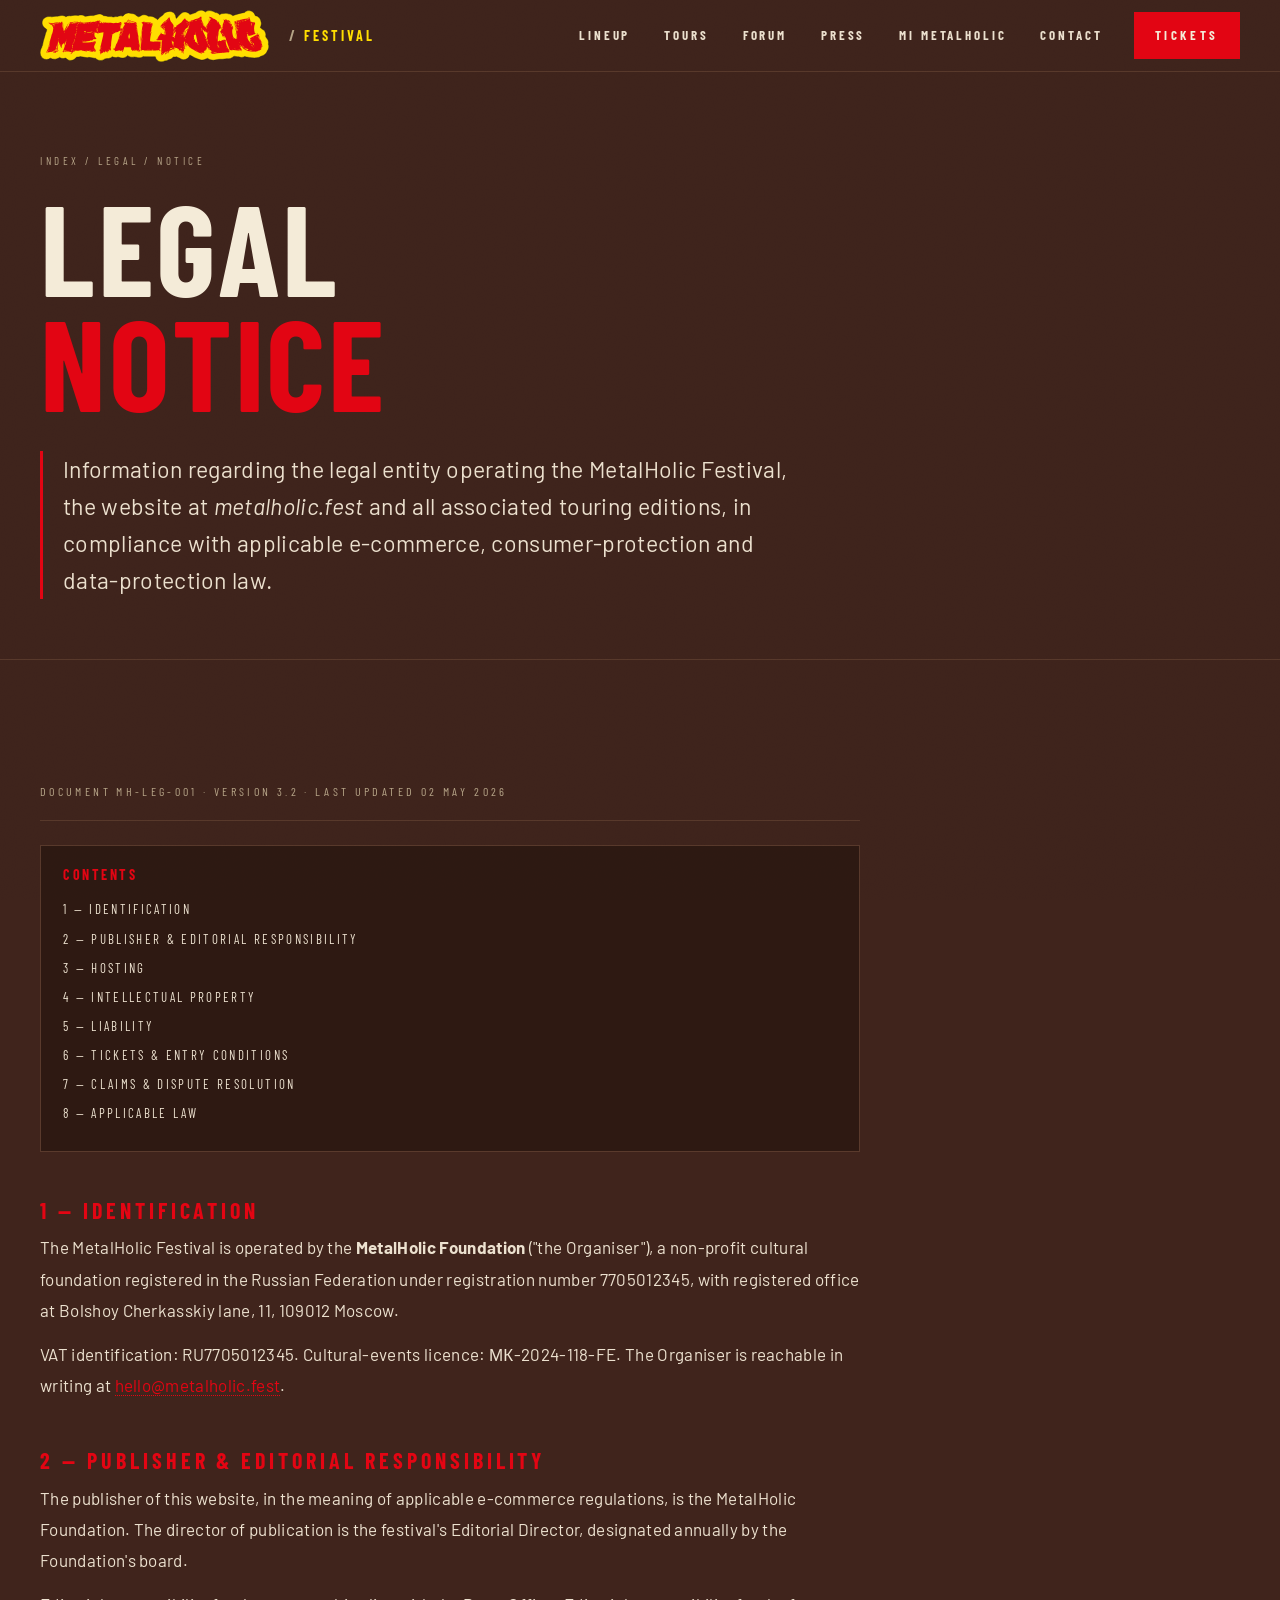
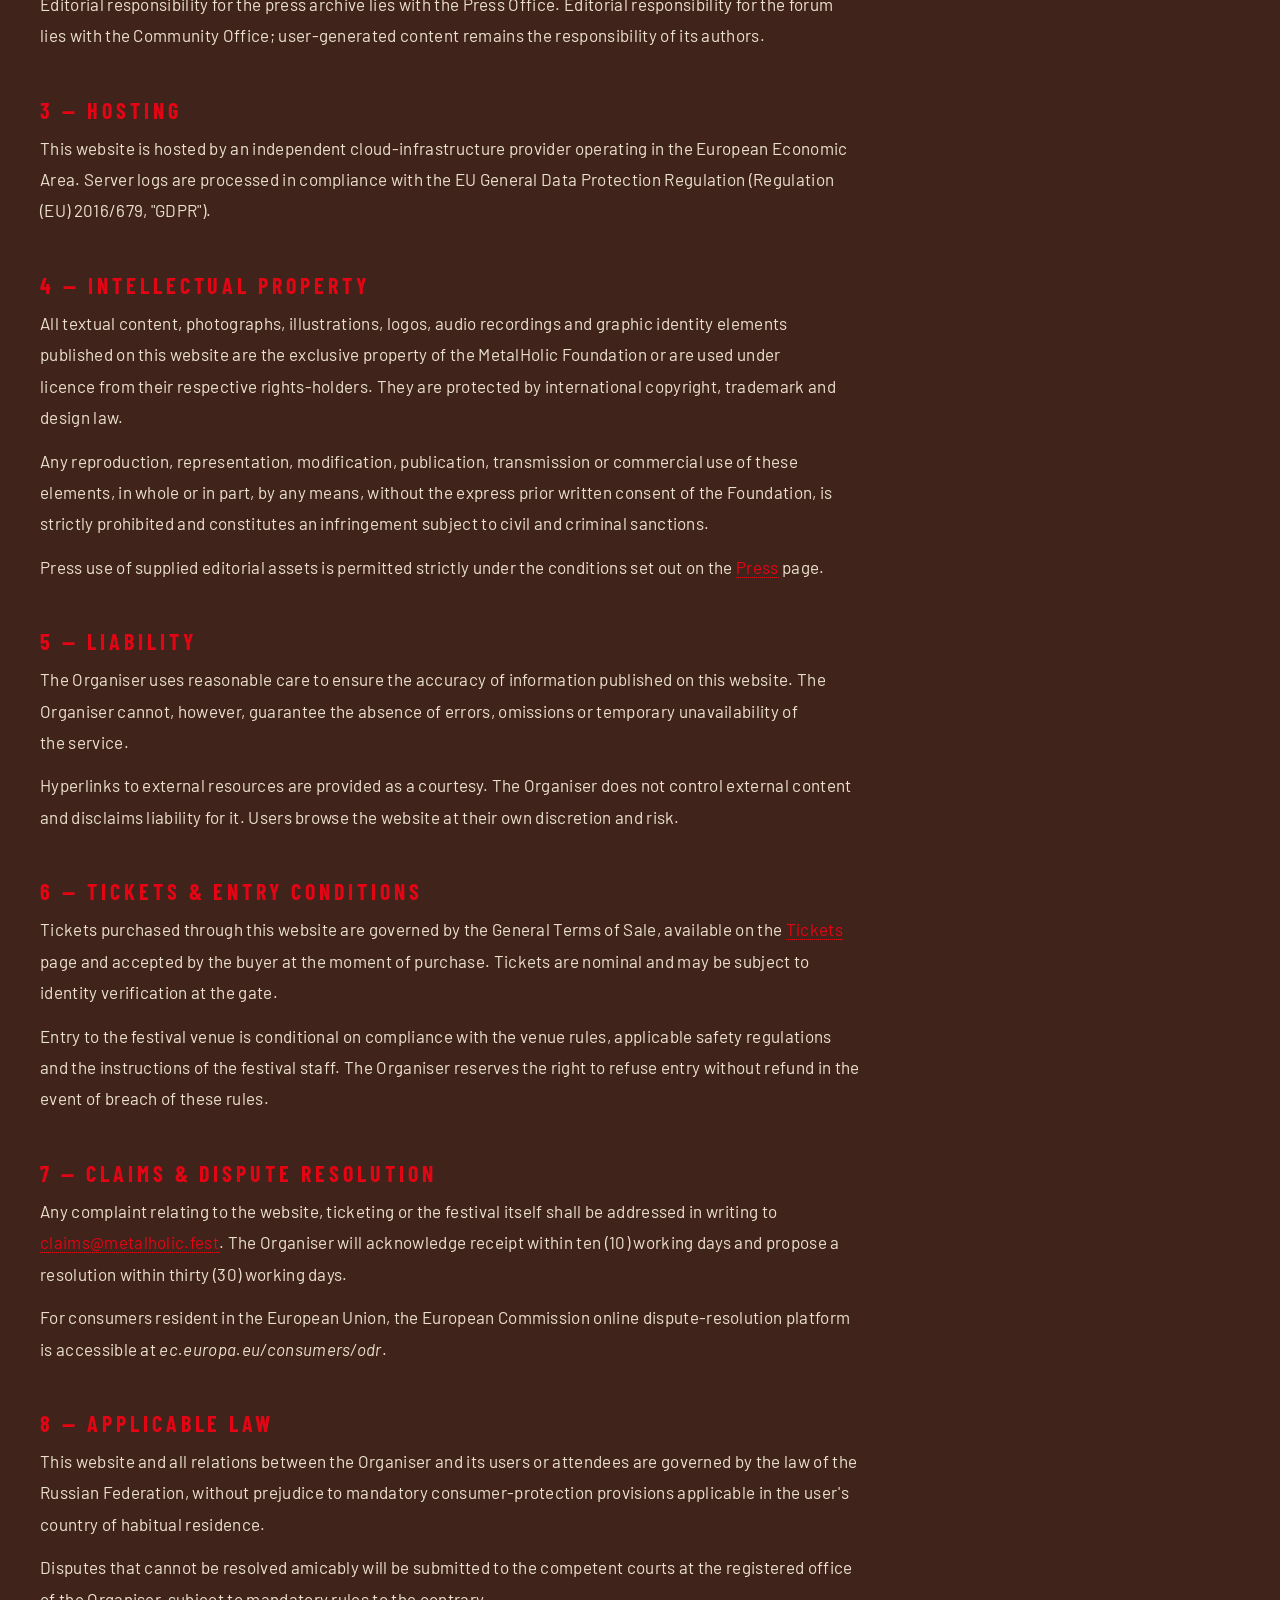
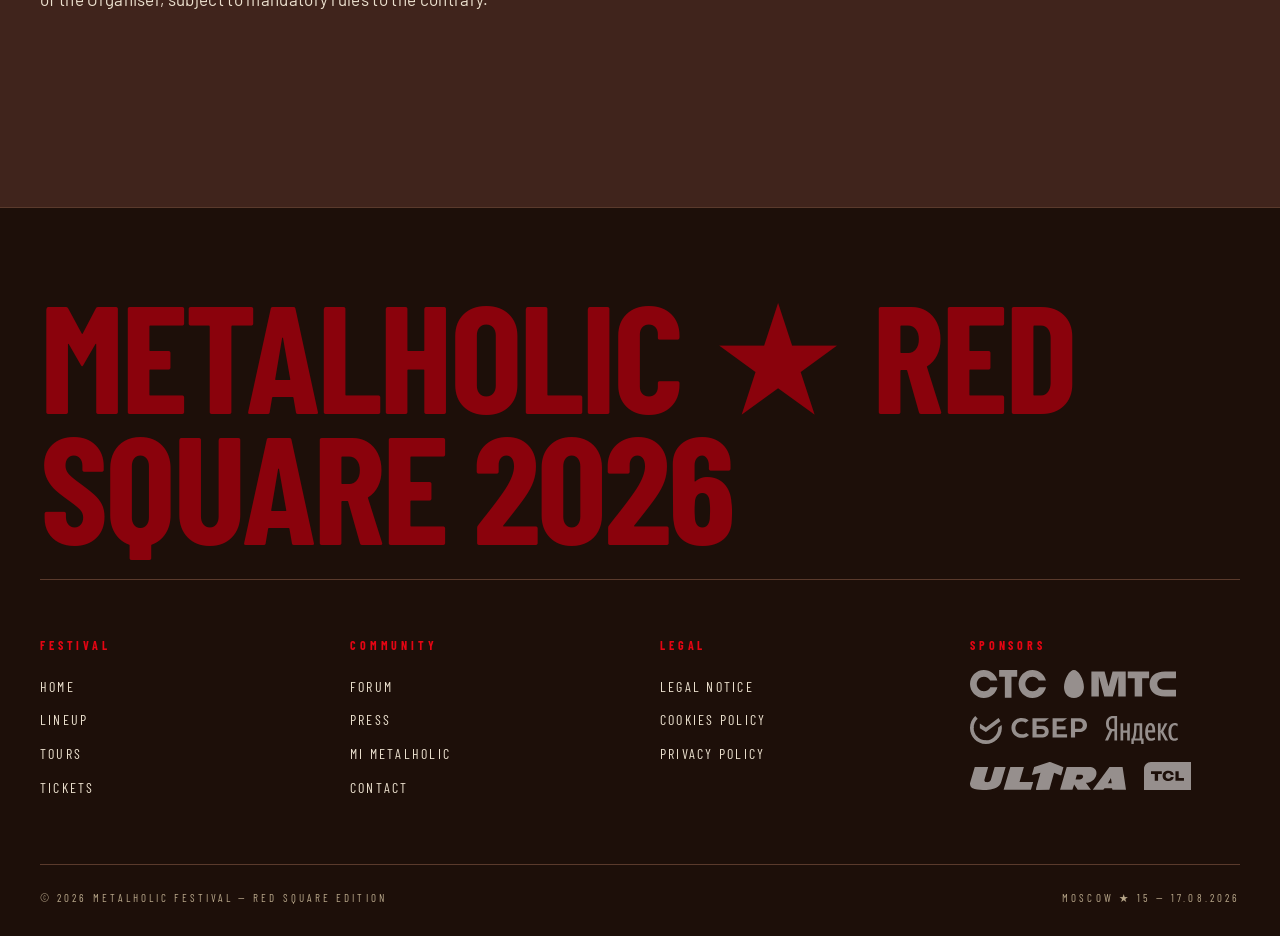
<file: legal-notice.html>
<!DOCTYPE html>
<html lang="en">
<head>
<meta charset="UTF-8">
<meta name="viewport" content="width=device-width, initial-scale=1.0">
<title>Legal Notice — MetalHolic Festival</title>
<meta name="description" content="MetalHolic Festival legal notice — entity, registration, terms of use.">
<link rel="icon" href="assets/logo/SVG/MH_Regular.svg" type="image/svg+xml">
<link rel="stylesheet" href="styles.css">
<link rel="preconnect" href="https://fonts.googleapis.com">
<link rel="preconnect" href="https://fonts.gstatic.com" crossorigin>
<link href="https://fonts.googleapis.com/css2?family=Barlow:wght@400;500;700&family=Barlow+Condensed:wght@300;400;500;700&family=Rock+Salt&display=swap" rel="stylesheet">
</head>
<body>

<header class="header">
  <div class="header-left">
    <a class="logo" href="index.html">
      <img src="assets/logo/SVG/Secondary_Horizontal.svg" alt="MetalHolic Festival">
    </a>
    <button class="menu-btn" id="menuBtn" aria-label="Open menu">Festival</button>
  </div>
  <button class="menu-toggle" id="menuToggle" aria-label="Open menu">≡</button>
  <nav class="nav" id="navMenu">
    <a href="lineup.html">Lineup</a>
    <a href="tours.html">Tours</a>
    <a href="forum.html">Forum</a>
    <a href="press.html">Press</a>
    <a href="about.html">Mi MetalHolic</a>
    <a href="contact.html">Contact</a>
    <a href="tickets.html" class="ticket-btn">Tickets</a>
  </nav>
</header>

<div class="fullscreen-menu" id="fullscreenMenu">
  <button class="fullscreen-close" id="fullscreenClose" aria-label="Close menu">✕</button>
  <nav class="fullscreen-nav">
    <div class="fs-category">
      <span class="fs-cat-head"><span class="slash">/</span>Festival</span>
      <div class="fs-cat-items">
        <a href="index.html">Home</a>
        <a href="lineup.html">Lineup</a>
        <a href="tours.html">Tours</a>
        <a href="tickets.html">Tickets</a>
      </div>
    </div>
    <div class="fs-category">
      <span class="fs-cat-head"><span class="slash">/</span>Community</span>
      <div class="fs-cat-items">
        <a href="forum.html">Forum</a>
        <a href="press.html">Press</a>
        <a href="about.html">Mi MetalHolic</a>
        <a href="contact.html">Contact</a>
      </div>
    </div>
    <div class="fs-category">
      <span class="fs-cat-head"><span class="slash">/</span>Legal</span>
      <div class="fs-cat-items">
        <a href="legal-notice.html">Legal Notice</a>
        <a href="cookies.html">Cookies Policy</a>
        <a href="privacy.html">Privacy Policy</a>
      </div>
    </div>
  </nav>
  <div class="fullscreen-sponsors">
    <span class="fullscreen-label">Partners</span>
    <div class="sponsors">
      <img src="assets/logo/BLANCO/SVG/STS_Blanco.svg" alt="STS">
      <img src="assets/logo/BLANCO/SVG/MTS_Blanco.svg" alt="MTS">
      <img src="assets/logo/BLANCO/SVG/SBER_Blanco.svg" alt="Sber">
      <img src="assets/logo/BLANCO/SVG/YANDEX_Blanco.svg" alt="Yandex">
      <img src="assets/logo/BLANCO/SVG/ULTRA_Blanco.svg" alt="Ultra">
      <img src="assets/logo/BLANCO/SVG/TCL_Blanco.svg" alt="TCL">
    </div>
  </div>
</div>

<section class="page-head">
  <div class="container">
    <div class="crumbs">Index / Legal / Notice</div>
    <h1>Legal<br><span class="accent">Notice</span></h1>
    <p class="lede">Information regarding the legal entity operating the MetalHolic Festival, the website at <em>metalholic.fest</em> and all associated touring editions, in compliance with applicable e-commerce, consumer-protection and data-protection law.</p>
  </div>
</section>

<section class="section section--brown">
  <div class="container">
    <article class="legal-doc">
      <p class="doc-meta">Document MH-LEG-001 · Version 3.2 · Last updated 02 May 2026</p>

      <div class="toc">
        <h4>Contents</h4>
        <a href="#identification">1 — Identification</a>
        <a href="#publisher">2 — Publisher &amp; editorial responsibility</a>
        <a href="#hosting">3 — Hosting</a>
        <a href="#ip">4 — Intellectual property</a>
        <a href="#liability">5 — Liability</a>
        <a href="#tickets">6 — Tickets &amp; entry conditions</a>
        <a href="#claims">7 — Claims &amp; dispute resolution</a>
        <a href="#law">8 — Applicable law</a>
      </div>

      <h2 id="identification">1 — Identification</h2>
      <p>The MetalHolic Festival is operated by the <strong>MetalHolic Foundation</strong> ("the Organiser"), a non-profit cultural foundation registered in the Russian Federation under registration number 7705012345, with registered office at Bolshoy Cherkasskiy lane, 11, 109012 Moscow.</p>
      <p>VAT identification: RU7705012345. Cultural-events licence: МК-2024-118-FE. The Organiser is reachable in writing at <a href="mailto:hello@metalholic.fest" style="color: var(--c-red-bright); border-bottom: 1px dotted var(--c-red);">hello@metalholic.fest</a>.</p>

      <h2 id="publisher">2 — Publisher &amp; editorial responsibility</h2>
      <p>The publisher of this website, in the meaning of applicable e-commerce regulations, is the MetalHolic Foundation. The director of publication is the festival's Editorial Director, designated annually by the Foundation's board.</p>
      <p>Editorial responsibility for the press archive lies with the Press Office. Editorial responsibility for the forum lies with the Community Office; user-generated content remains the responsibility of its authors.</p>

      <h2 id="hosting">3 — Hosting</h2>
      <p>This website is hosted by an independent cloud-infrastructure provider operating in the European Economic Area. Server logs are processed in compliance with the EU General Data Protection Regulation (Regulation (EU) 2016/679, "GDPR").</p>

      <h2 id="ip">4 — Intellectual property</h2>
      <p>All textual content, photographs, illustrations, logos, audio recordings and graphic identity elements published on this website are the exclusive property of the MetalHolic Foundation or are used under licence from their respective rights-holders. They are protected by international copyright, trademark and design law.</p>
      <p>Any reproduction, representation, modification, publication, transmission or commercial use of these elements, in whole or in part, by any means, without the express prior written consent of the Foundation, is strictly prohibited and constitutes an infringement subject to civil and criminal sanctions.</p>
      <p>Press use of supplied editorial assets is permitted strictly under the conditions set out on the <a href="press.html" style="color: var(--c-red-bright); border-bottom: 1px dotted var(--c-red);">Press</a> page.</p>

      <h2 id="liability">5 — Liability</h2>
      <p>The Organiser uses reasonable care to ensure the accuracy of information published on this website. The Organiser cannot, however, guarantee the absence of errors, omissions or temporary unavailability of the service.</p>
      <p>Hyperlinks to external resources are provided as a courtesy. The Organiser does not control external content and disclaims liability for it. Users browse the website at their own discretion and risk.</p>

      <h2 id="tickets">6 — Tickets &amp; entry conditions</h2>
      <p>Tickets purchased through this website are governed by the General Terms of Sale, available on the <a href="tickets.html" style="color: var(--c-red-bright); border-bottom: 1px dotted var(--c-red);">Tickets</a> page and accepted by the buyer at the moment of purchase. Tickets are nominal and may be subject to identity verification at the gate.</p>
      <p>Entry to the festival venue is conditional on compliance with the venue rules, applicable safety regulations and the instructions of the festival staff. The Organiser reserves the right to refuse entry without refund in the event of breach of these rules.</p>

      <h2 id="claims">7 — Claims &amp; dispute resolution</h2>
      <p>Any complaint relating to the website, ticketing or the festival itself shall be addressed in writing to <a href="mailto:claims@metalholic.fest" style="color: var(--c-red-bright); border-bottom: 1px dotted var(--c-red);">claims@metalholic.fest</a>. The Organiser will acknowledge receipt within ten (10) working days and propose a resolution within thirty (30) working days.</p>
      <p>For consumers resident in the European Union, the European Commission online dispute-resolution platform is accessible at <em>ec.europa.eu/consumers/odr</em>.</p>

      <h2 id="law">8 — Applicable law</h2>
      <p>This website and all relations between the Organiser and its users or attendees are governed by the law of the Russian Federation, without prejudice to mandatory consumer-protection provisions applicable in the user's country of habitual residence.</p>
      <p>Disputes that cannot be resolved amicably will be submitted to the competent courts at the registered office of the Organiser, subject to mandatory rules to the contrary.</p>
    </article>
  </div>
</section>

<footer class="footer">
  <div class="container">
    <div class="footer-mark">METALHOLIC ★ RED SQUARE 2026</div>
    <div class="footer-top">
      <div class="footer-column"><h4>Festival</h4><a href="index.html">Home</a><a href="lineup.html">Lineup</a><a href="tours.html">Tours</a><a href="tickets.html">Tickets</a></div>
      <div class="footer-column"><h4>Community</h4><a href="forum.html">Forum</a><a href="press.html">Press</a><a href="about.html">Mi MetalHolic</a><a href="contact.html">Contact</a></div>
      <div class="footer-column"><h4>Legal</h4><a href="legal-notice.html">Legal Notice</a><a href="cookies.html">Cookies Policy</a><a href="privacy.html">Privacy Policy</a></div>
      <div class="footer-column"><h4>Sponsors</h4>
        <div class="sponsors">
          <img src="assets/logo/BLANCO/SVG/STS_Blanco.svg" alt="STS"><img src="assets/logo/BLANCO/SVG/MTS_Blanco.svg" alt="MTS">
          <img src="assets/logo/BLANCO/SVG/SBER_Blanco.svg" alt="Sber"><img src="assets/logo/BLANCO/SVG/YANDEX_Blanco.svg" alt="Yandex">
          <img src="assets/logo/BLANCO/SVG/ULTRA_Blanco.svg" alt="Ultra"><img src="assets/logo/BLANCO/SVG/TCL_Blanco.svg" alt="TCL">
        </div>
      </div>
    </div>
    <div class="footer-bottom">
      <span>© 2026 MetalHolic Festival — Red Square Edition</span>
      <span>Moscow ★ 15 — 17.08.2026</span>
    </div>
  </div>
</footer>
<script src="main.js"></script>
</body>
</html>
</file>
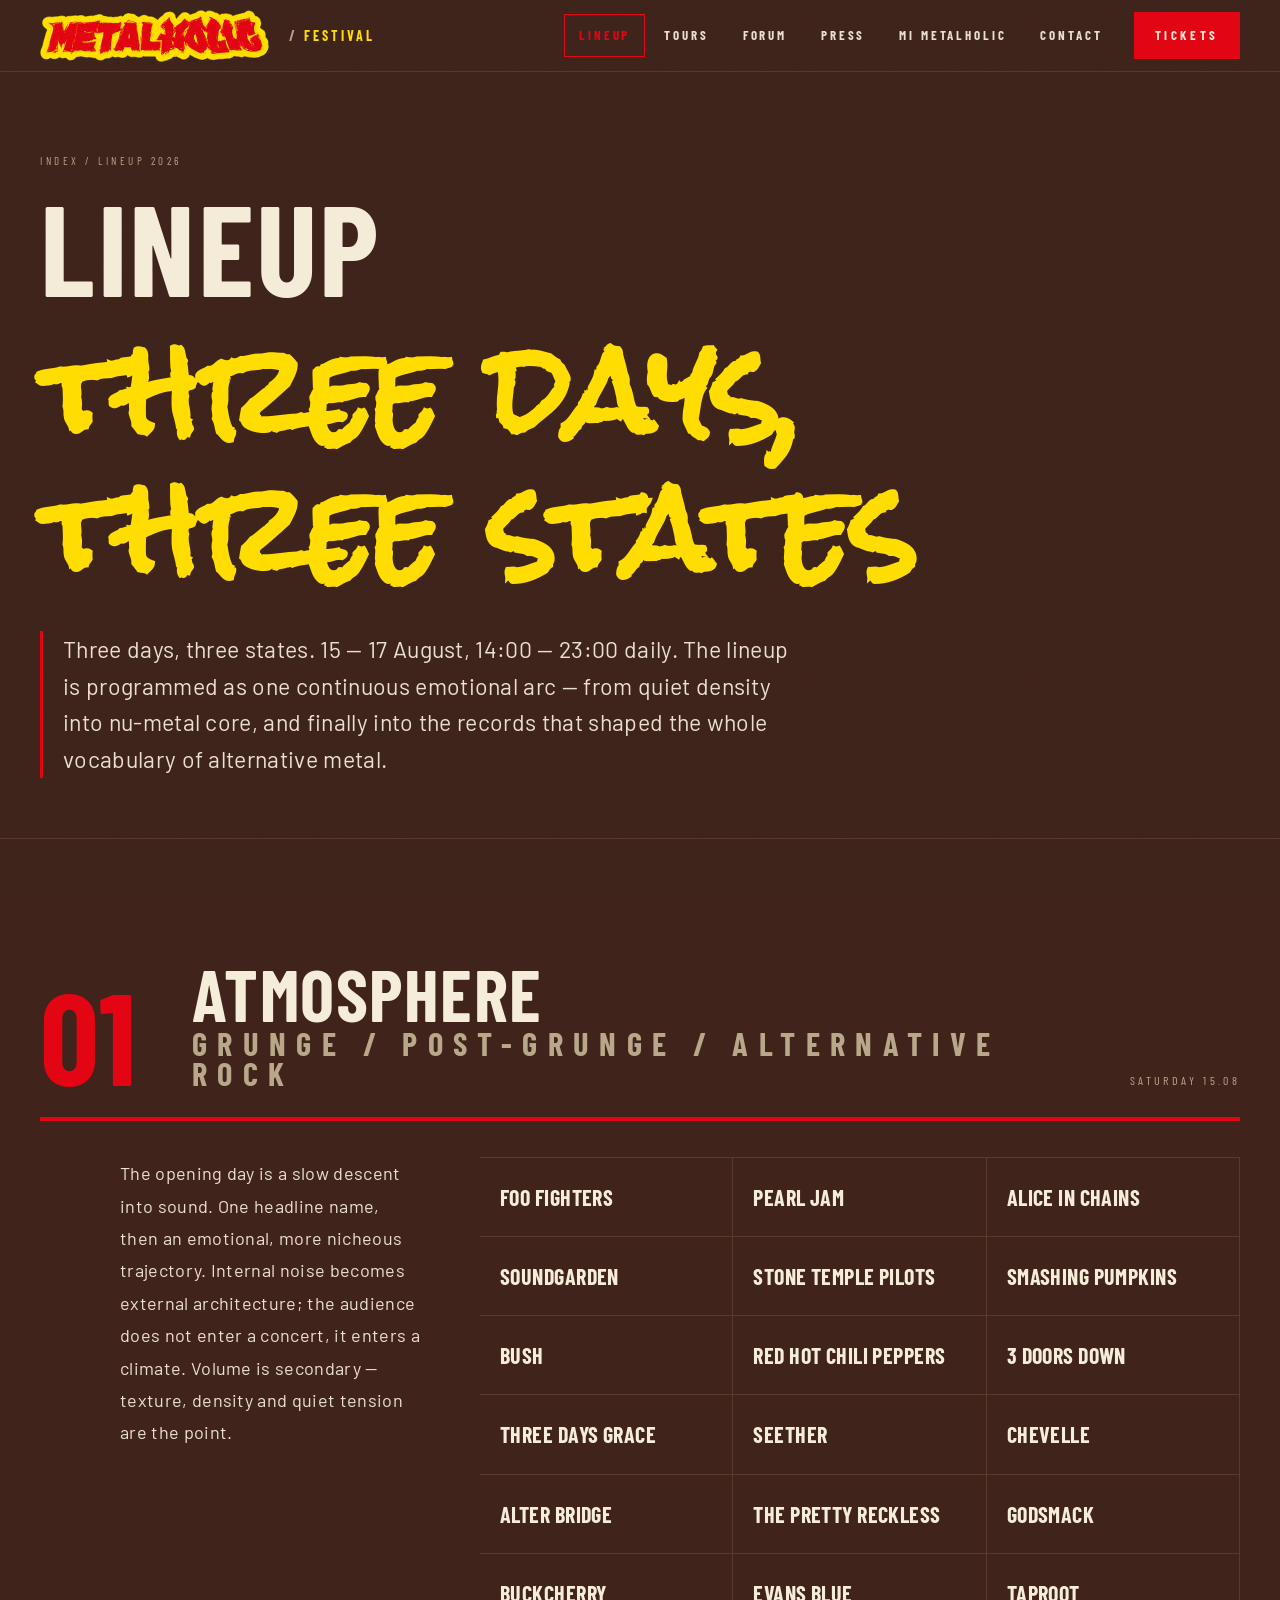
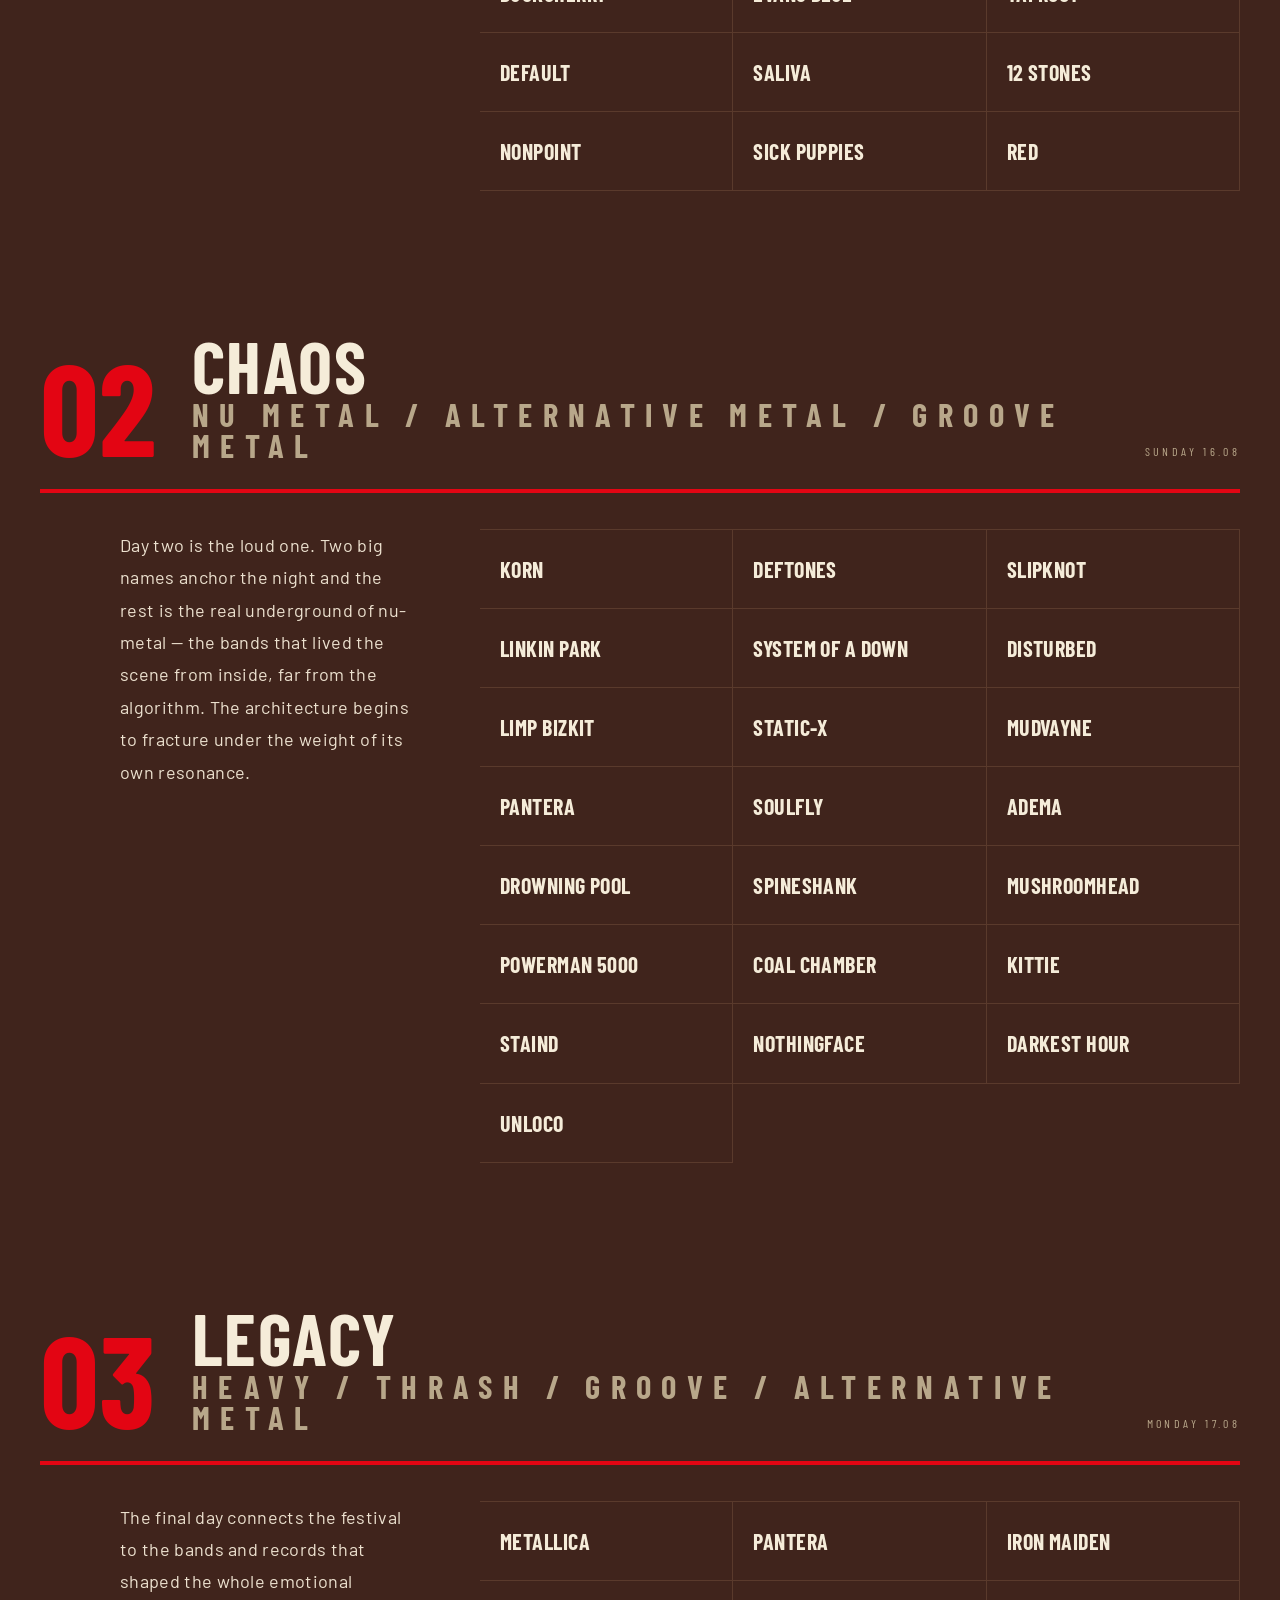
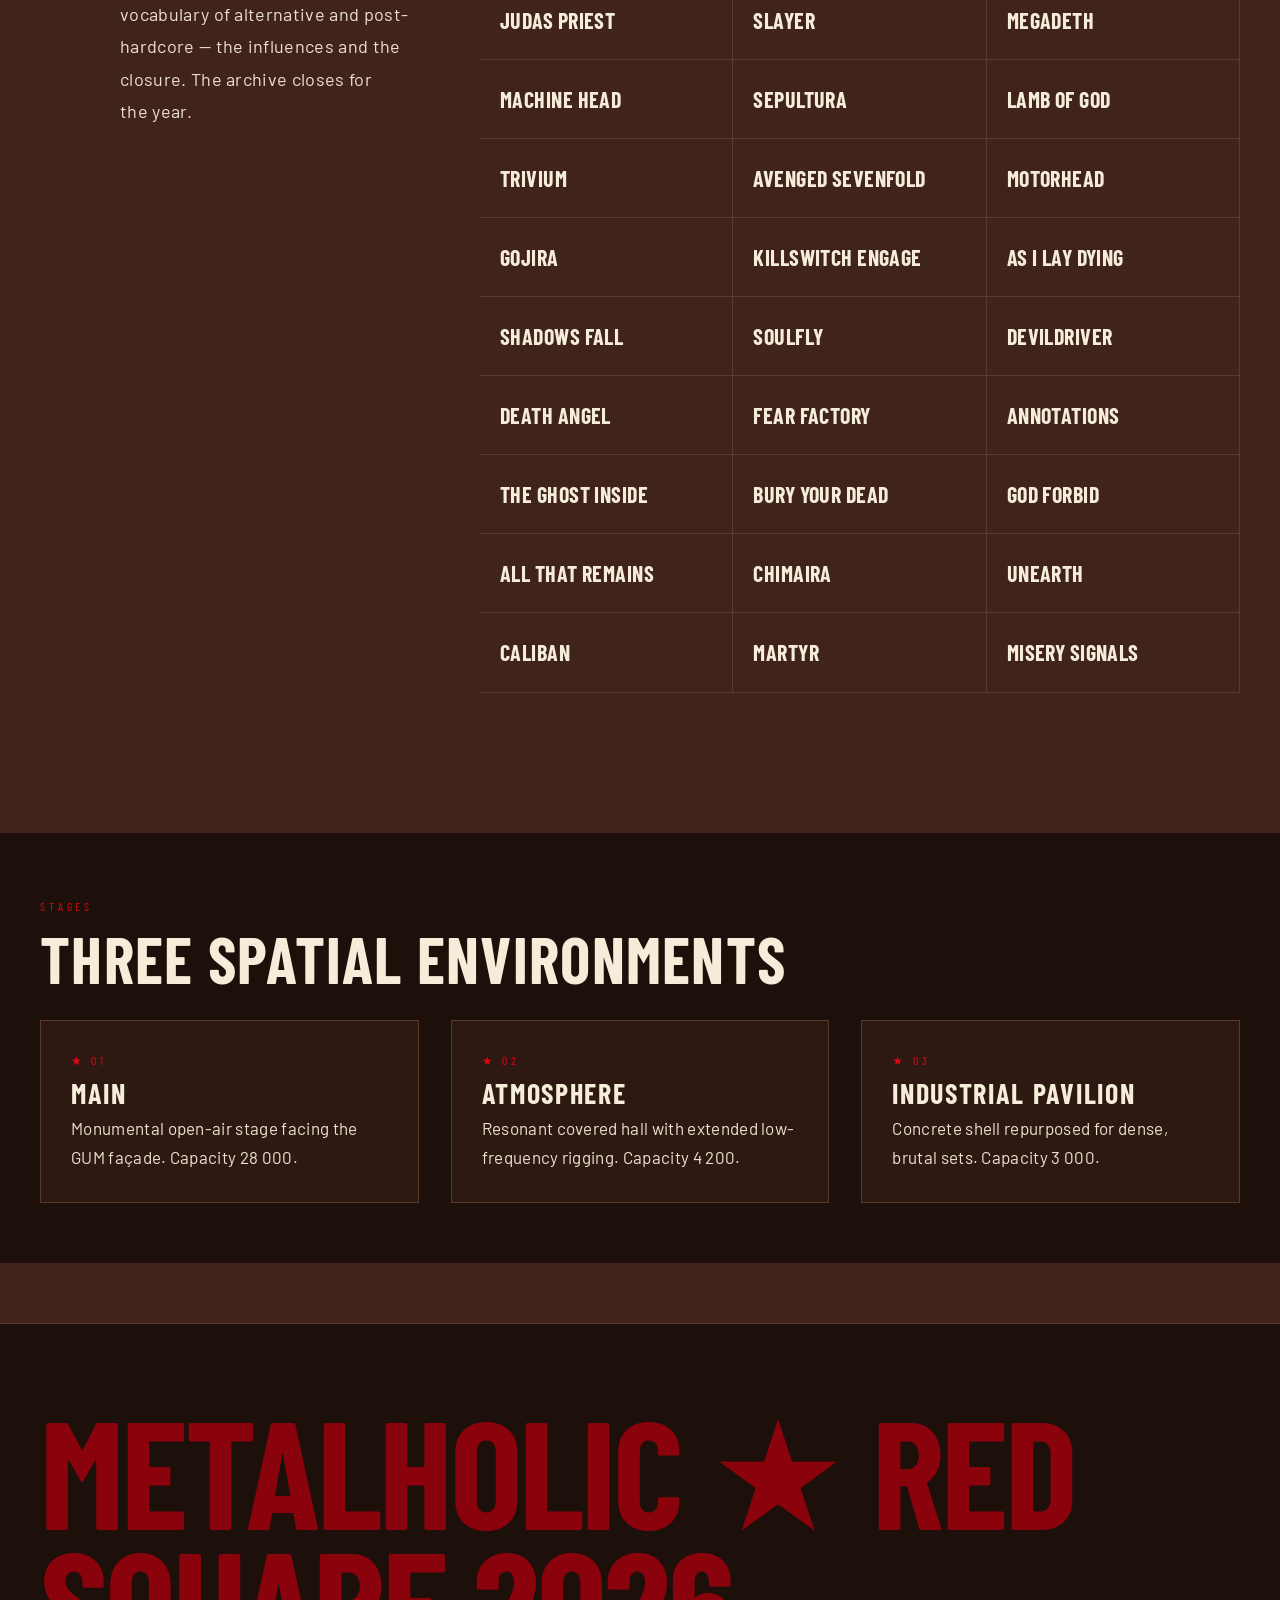
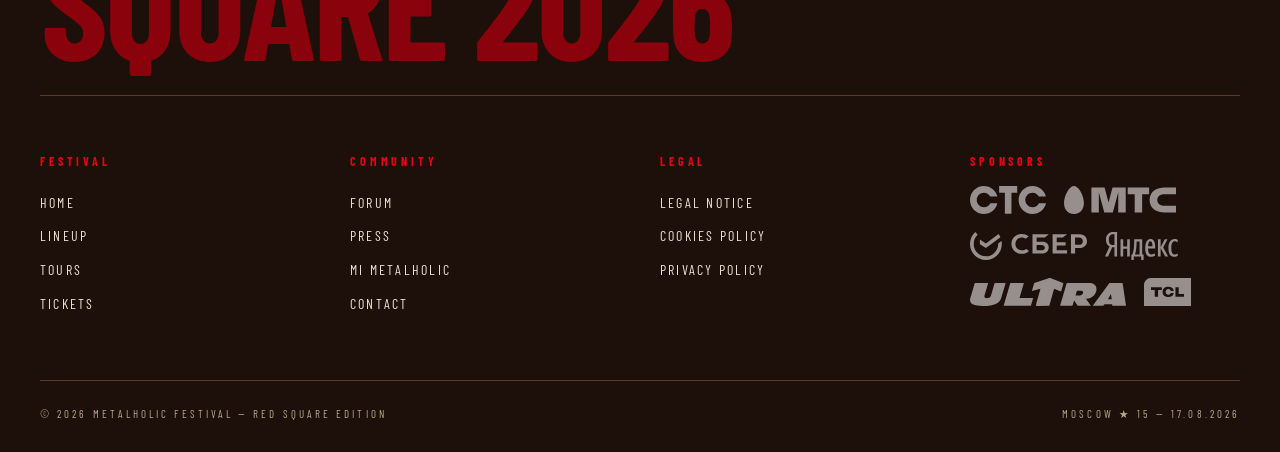
<file: lineup.html>
<!DOCTYPE html>
<html lang="en">
<head>
<meta charset="UTF-8">
<meta name="viewport" content="width=device-width, initial-scale=1.0">
<title>Lineup — MetalHolic Festival</title>
<meta name="description" content="The MetalHolic 2026 lineup: three days, three states — Atmosphere, Chaos, Legacy.">
<link rel="icon" href="assets/logo/SVG/MH_Regular.svg" type="image/svg+xml">
<link rel="stylesheet" href="styles.css">
<link rel="preconnect" href="https://fonts.googleapis.com">
<link rel="preconnect" href="https://fonts.gstatic.com" crossorigin>
<link href="https://fonts.googleapis.com/css2?family=Barlow:wght@400;500;700&family=Barlow+Condensed:wght@300;400;500;700&family=Rock+Salt&display=swap" rel="stylesheet">
</head>
<body>

<header class="header">
  <div class="header-left">
    <a class="logo" href="index.html">
      <img src="assets/logo/SVG/Secondary_Horizontal.svg" alt="MetalHolic Festival">
    </a>
    <button class="menu-btn" id="menuBtn" aria-label="Open menu">Festival</button>
  </div>
  <button class="menu-toggle" id="menuToggle" aria-label="Open menu">≡</button>
  <nav class="nav" id="navMenu">
    <a href="lineup.html">Lineup</a>
    <a href="tours.html">Tours</a>
    <a href="forum.html">Forum</a>
    <a href="press.html">Press</a>
    <a href="about.html">Mi MetalHolic</a>
    <a href="contact.html">Contact</a>
    <a href="tickets.html" class="ticket-btn">Tickets</a>
  </nav>
</header>

<div class="fullscreen-menu" id="fullscreenMenu">
  <button class="fullscreen-close" id="fullscreenClose" aria-label="Close menu">✕</button>
  <nav class="fullscreen-nav">
    <div class="fs-category">
      <span class="fs-cat-head"><span class="slash">/</span>Festival</span>
      <div class="fs-cat-items">
        <a href="index.html">Home</a>
        <a href="lineup.html">Lineup</a>
        <a href="tours.html">Tours</a>
        <a href="tickets.html">Tickets</a>
      </div>
    </div>
    <div class="fs-category">
      <span class="fs-cat-head"><span class="slash">/</span>Community</span>
      <div class="fs-cat-items">
        <a href="forum.html">Forum</a>
        <a href="press.html">Press</a>
        <a href="about.html">Mi MetalHolic</a>
        <a href="contact.html">Contact</a>
      </div>
    </div>
    <div class="fs-category">
      <span class="fs-cat-head"><span class="slash">/</span>Legal</span>
      <div class="fs-cat-items">
        <a href="legal-notice.html">Legal Notice</a>
        <a href="cookies.html">Cookies Policy</a>
        <a href="privacy.html">Privacy Policy</a>
      </div>
    </div>
  </nav>
  <div class="fullscreen-sponsors">
    <span class="fullscreen-label">Partners</span>
    <div class="sponsors">
      <img src="assets/logo/BLANCO/SVG/STS_Blanco.svg" alt="STS">
      <img src="assets/logo/BLANCO/SVG/MTS_Blanco.svg" alt="MTS">
      <img src="assets/logo/BLANCO/SVG/SBER_Blanco.svg" alt="Sber">
      <img src="assets/logo/BLANCO/SVG/YANDEX_Blanco.svg" alt="Yandex">
      <img src="assets/logo/BLANCO/SVG/ULTRA_Blanco.svg" alt="Ultra">
      <img src="assets/logo/BLANCO/SVG/TCL_Blanco.svg" alt="TCL">
    </div>
  </div>
</div>

<section class="page-head">
  <div class="container">
    <div class="crumbs">Index / Lineup 2026</div>
    <h1>Lineup<span class="accent-script" style="display:block; margin-top:18px">three days, three states</span></h1>
    <p class="lede">Three days, three states. 15 — 17 August, 14:00 — 23:00 daily. The lineup is programmed as one continuous emotional arc — from quiet density into nu-metal core, and finally into the records that shaped the whole vocabulary of alternative metal.</p>
  </div>
</section>

<section class="section tight section--brown">
  <div class="container">

    <div class="day-header">
      <span class="day-num">01</span>
      <h2>Atmosphere<span class="sub">Grunge / Post-Grunge / Alternative Rock</span></h2>
      <span class="day-stage">Saturday 15.08</span>
    </div>
    <div class="day-body">
      <p class="day-text serif capitular">The opening day is a slow descent into sound. One headline name, then an emotional, more nicheous trajectory. Internal noise becomes external architecture; the audience does not enter a concert, it enters a climate. Volume is secondary — texture, density and quiet tension are the point.</p>
      <div class="artists-list">
        <div class="artist-card"><span class="name">Foo Fighters</span></div>
        <div class="artist-card"><span class="name">Pearl Jam</span></div>
        <div class="artist-card"><span class="name">Alice In Chains</span></div>
        <div class="artist-card"><span class="name">Soundgarden</span></div>
        <div class="artist-card"><span class="name">Stone Temple Pilots</span></div>
        <div class="artist-card"><span class="name">Smashing Pumpkins</span></div>
        <div class="artist-card"><span class="name">Bush</span></div>
        <div class="artist-card"><span class="name">Red Hot Chili Peppers</span></div>
        <div class="artist-card"><span class="name">3 Doors Down</span></div>
        <div class="artist-card"><span class="name">Three Days Grace</span></div>
        <div class="artist-card"><span class="name">Seether</span></div>
        <div class="artist-card"><span class="name">Chevelle</span></div>
        <div class="artist-card"><span class="name">Alter Bridge</span></div>
        <div class="artist-card"><span class="name">The Pretty Reckless</span></div>
        <div class="artist-card"><span class="name">Godsmack</span></div>
        <div class="artist-card"><span class="name">Buckcherry</span></div>
        <div class="artist-card"><span class="name">Evans Blue</span></div>
        <div class="artist-card"><span class="name">Taproot</span></div>
        <div class="artist-card"><span class="name">Default</span></div>
        <div class="artist-card"><span class="name">Saliva</span></div>
        <div class="artist-card"><span class="name">12 Stones</span></div>
        <div class="artist-card"><span class="name">Nonpoint</span></div>
        <div class="artist-card"><span class="name">Sick Puppies</span></div>
        <div class="artist-card"><span class="name">Red</span></div>
      </div>
    </div>

    <div class="day-header">
      <span class="day-num">02</span>
      <h2>Chaos<span class="sub">Nu Metal / Alternative Metal / Groove Metal</span></h2>
      <span class="day-stage">Sunday 16.08</span>
    </div>
    <div class="day-body">
      <p class="day-text serif capitular">Day two is the loud one. Two big names anchor the night and the rest is the real underground of nu-metal — the bands that lived the scene from inside, far from the algorithm. The architecture begins to fracture under the weight of its own resonance.</p>
      <div class="artists-list">
        <div class="artist-card"><span class="name">Korn</span></div>
        <div class="artist-card"><span class="name">Deftones</span></div>
        <div class="artist-card"><span class="name">Slipknot</span></div>
        <div class="artist-card"><span class="name">Linkin Park</span></div>
        <div class="artist-card"><span class="name">System of a Down</span></div>
        <div class="artist-card"><span class="name">Disturbed</span></div>
        <div class="artist-card"><span class="name">Limp Bizkit</span></div>
        <div class="artist-card"><span class="name">Static-X</span></div>
        <div class="artist-card"><span class="name">Mudvayne</span></div>
        <div class="artist-card"><span class="name">Pantera</span></div>
        <div class="artist-card"><span class="name">Soulfly</span></div>
        <div class="artist-card"><span class="name">Adema</span></div>
        <div class="artist-card"><span class="name">Drowning Pool</span></div>
        <div class="artist-card"><span class="name">Spineshank</span></div>
        <div class="artist-card"><span class="name">Mushroomhead</span></div>
        <div class="artist-card"><span class="name">Powerman 5000</span></div>
        <div class="artist-card"><span class="name">Coal Chamber</span></div>
        <div class="artist-card"><span class="name">Kittie</span></div>
        <div class="artist-card"><span class="name">Staind</span></div>
        <div class="artist-card"><span class="name">Nothingface</span></div>
        <div class="artist-card"><span class="name">Darkest Hour</span></div>
        <div class="artist-card"><span class="name">Unloco</span></div>
      </div>
    </div>

    <div class="day-header">
      <span class="day-num">03</span>
      <h2>Legacy<span class="sub">Heavy / Thrash / Groove / Alternative Metal</span></h2>
      <span class="day-stage">Monday 17.08</span>
    </div>
    <div class="day-body">
      <p class="day-text serif capitular">The final day connects the festival to the bands and records that shaped the whole emotional vocabulary of alternative and post-hardcore — the influences and the closure. The archive closes for the year.</p>
      <div class="artists-list">
        <div class="artist-card"><span class="name">Metallica</span></div>
        <div class="artist-card"><span class="name">Pantera</span></div>
        <div class="artist-card"><span class="name">Iron Maiden</span></div>
        <div class="artist-card"><span class="name">Judas Priest</span></div>
        <div class="artist-card"><span class="name">Slayer</span></div>
        <div class="artist-card"><span class="name">Megadeth</span></div>
        <div class="artist-card"><span class="name">Machine Head</span></div>
        <div class="artist-card"><span class="name">Sepultura</span></div>
        <div class="artist-card"><span class="name">Lamb of God</span></div>
        <div class="artist-card"><span class="name">Trivium</span></div>
        <div class="artist-card"><span class="name">Avenged Sevenfold</span></div>
        <div class="artist-card"><span class="name">Motorhead</span></div>
        <div class="artist-card"><span class="name">Gojira</span></div>
        <div class="artist-card"><span class="name">Killswitch Engage</span></div>
        <div class="artist-card"><span class="name">As I Lay Dying</span></div>
        <div class="artist-card"><span class="name">Shadows Fall</span></div>
        <div class="artist-card"><span class="name">Soulfly</span></div>
        <div class="artist-card"><span class="name">DevilDriver</span></div>
        <div class="artist-card"><span class="name">Death Angel</span></div>
        <div class="artist-card"><span class="name">Fear Factory</span></div>
        <div class="artist-card"><span class="name">Annotations</span></div>
        <div class="artist-card"><span class="name">The Ghost Inside</span></div>
        <div class="artist-card"><span class="name">Bury Your Dead</span></div>
        <div class="artist-card"><span class="name">God Forbid</span></div>
        <div class="artist-card"><span class="name">All That Remains</span></div>
        <div class="artist-card"><span class="name">Chimaira</span></div>
        <div class="artist-card"><span class="name">Unearth</span></div>
        <div class="artist-card"><span class="name">Caliban</span></div>
        <div class="artist-card"><span class="name">Martyr</span></div>
        <div class="artist-card"><span class="name">Misery Signals</span></div>
      </div>
    </div>

  </div>
</section>

<section class="section tight section--brown-deep">
  <div class="container">
    <span class="eyebrow">Stages</span>
    <h2 style="margin: 12px 0 30px;">Three spatial environments</h2>
    <div class="grid-3">
      <div class="card">
        <span class="card-num">★ 01</span>
        <h3>Main</h3>
        <p>Monumental open-air stage facing the GUM façade. Capacity 28 000.</p>
      </div>
      <div class="card">
        <span class="card-num">★ 02</span>
        <h3>Atmosphere</h3>
        <p>Resonant covered hall with extended low-frequency rigging. Capacity 4 200.</p>
      </div>
      <div class="card">
        <span class="card-num">★ 03</span>
        <h3>Industrial Pavilion</h3>
        <p>Concrete shell repurposed for dense, brutal sets. Capacity 3 000.</p>
      </div>
    </div>
  </div>
</section>

<footer class="footer">
  <div class="container">
    <div class="footer-mark">METALHOLIC ★ RED SQUARE 2026</div>
    <div class="footer-top">
      <div class="footer-column">
        <h4>Festival</h4>
        <a href="index.html">Home</a>
        <a href="lineup.html">Lineup</a>
        <a href="tours.html">Tours</a>
        <a href="tickets.html">Tickets</a>
      </div>
      <div class="footer-column">
        <h4>Community</h4>
        <a href="forum.html">Forum</a>
        <a href="press.html">Press</a>
        <a href="about.html">Mi MetalHolic</a>
        <a href="contact.html">Contact</a>
      </div>
      <div class="footer-column">
        <h4>Legal</h4>
        <a href="legal-notice.html">Legal Notice</a>
        <a href="cookies.html">Cookies Policy</a>
        <a href="privacy.html">Privacy Policy</a>
      </div>
      <div class="footer-column">
        <h4>Sponsors</h4>
        <div class="sponsors">
          <img src="assets/logo/BLANCO/SVG/STS_Blanco.svg" alt="STS">
          <img src="assets/logo/BLANCO/SVG/MTS_Blanco.svg" alt="MTS">
          <img src="assets/logo/BLANCO/SVG/SBER_Blanco.svg" alt="Sber">
          <img src="assets/logo/BLANCO/SVG/YANDEX_Blanco.svg" alt="Yandex">
          <img src="assets/logo/BLANCO/SVG/ULTRA_Blanco.svg" alt="Ultra">
          <img src="assets/logo/BLANCO/SVG/TCL_Blanco.svg" alt="TCL">
        </div>
      </div>
    </div>
    <div class="footer-bottom">
      <span>© 2026 MetalHolic Festival — Red Square Edition</span>
      <span>Moscow ★ 15 — 17.08.2026</span>
    </div>
  </div>
</footer>

<script src="main.js"></script>
</body>
</html>
</file>
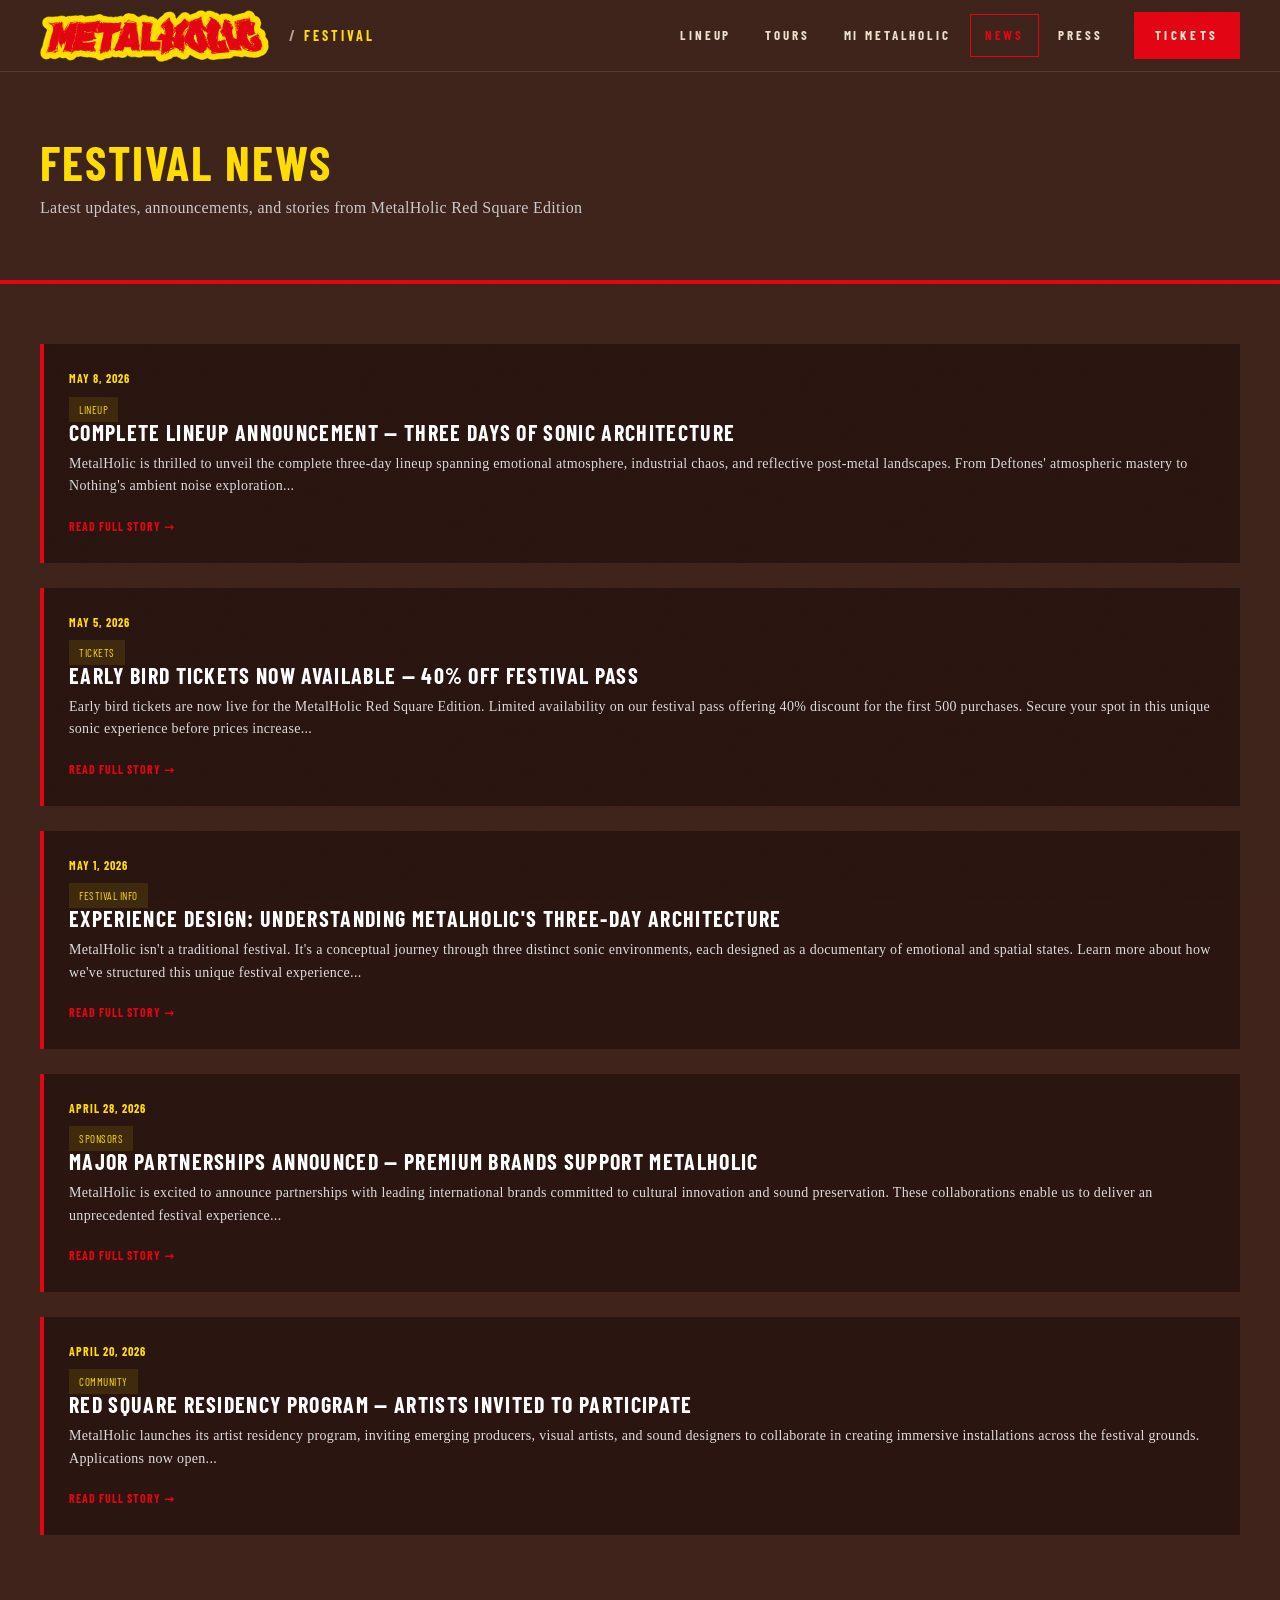
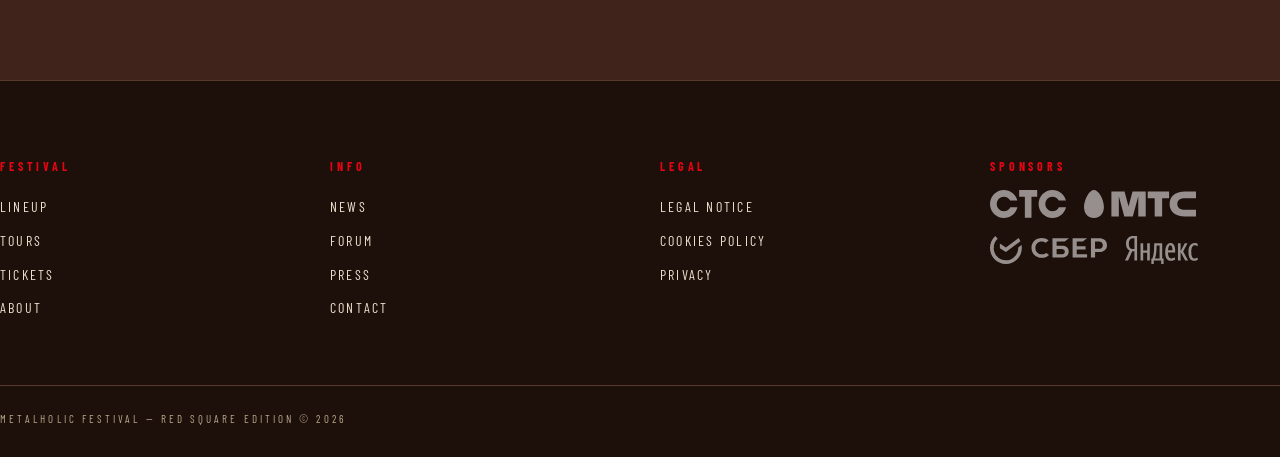
<file: news.html>
<!DOCTYPE html>
<html lang="en">
<head>
  <meta charset="UTF-8">
  <meta name="viewport" content="width=device-width, initial-scale=1.0">
  <title>News | MetalHolic Festival</title>
  <link rel="icon" href="assets/logo/SVG/MH_Regular.svg" type="image/svg+xml">
  <link rel="stylesheet" href="styles.css">
  <link href="https://fonts.googleapis.com/css2?family=Barlow:wght@400;500;700&family=Barlow+Condensed:wght@300;400;500;700&family=Rock+Salt&display=swap" rel="stylesheet">
  <style>
    .news-hero {
      margin-top: 80px;
      padding: 60px 40px;
      background: #40241c;
      border-bottom: 4px solid #e30513;
    }

    .news-hero h1 {
      font-size: 48px;
      color: #ffde00;
      letter-spacing: 2px;
      margin-bottom: 10px;
    }

    .news-hero p {
      font-family: "Instrument Serif", serif;
      color: #ccc;
      font-size: 16px;
    }

    .news-grid {
      padding: 60px 40px;
      background: #40241c;
    }

    .news-item {
      background: #2a1510;
      border-left: 4px solid #e30513;
      padding: 25px;
      margin-bottom: 25px;
      transition: all 0.3s ease;
      cursor: pointer;
    }

    .news-item:hover {
      transform: translateX(5px);
      border-left-color: #ffde00;
      box-shadow: 0 4px 12px rgba(227, 5, 19, 0.2);
    }

    .news-date {
      font-size: 12px;
      color: #ffde00;
      text-transform: uppercase;
      letter-spacing: 1px;
      font-weight: 700;
      margin-bottom: 8px;
    }

    .news-item h3 {
      font-size: 22px;
      color: white;
      margin-bottom: 10px;
    }

    .news-item p {
      font-family: "Instrument Serif", serif;
      color: #ddd;
      font-size: 14px;
      line-height: 1.6;
      margin-bottom: 15px;
    }

    .news-category {
      display: inline-block;
      padding: 4px 10px;
      background: rgba(255, 222, 0, 0.1);
      color: #ffde00;
      font-size: 11px;
      text-transform: uppercase;
      letter-spacing: 0.5px;
      margin-right: 8px;
    }

    .read-more {
      color: #e30513;
      text-decoration: none;
      font-weight: 700;
      font-size: 12px;
      text-transform: uppercase;
      letter-spacing: 1px;
      transition: all 0.3s ease;
    }

    .read-more:hover {
      color: #ffde00;
    }

    @media (max-width: 768px) {
      .news-hero {
        padding: 40px 20px;
      }

      .news-hero h1 {
        font-size: 32px;
      }

      .news-grid {
        padding: 40px 20px;
      }
    }
  </style>
</head>

<body>

<!-- HEADER / NAVIGATION -->
<header class="header">
  <div class="header-left">
    <a class="logo" href="index.html">
      <img src="assets/logo/SVG/Secondary_Horizontal.svg" alt="MetalHolic Festival">
    </a>
    <button class="menu-btn" id="menuBtn" aria-label="Open menu">Festival</button>
  </div>
  <button class="menu-toggle" id="menuToggle" aria-label="Open menu">≡</button>

  <nav class="nav" id="navMenu">
    <a href="lineup.html">Lineup</a>
    <a href="tours.html">Tours</a>
    <a href="about.html">Mi MetalHolic</a>
    <a href="news.html" class="active">News</a>
    <a href="press.html">Press</a>
    <a href="tickets.html" class="ticket-btn">Tickets</a>
  </nav>
</header>

<div class="fullscreen-menu" id="fullscreenMenu">
  <button class="fullscreen-close" id="fullscreenClose" aria-label="Close menu">✕</button>
  <nav class="fullscreen-nav">
    <div class="fs-category">
      <span class="fs-cat-head"><span class="slash">/</span>Festival</span>
      <div class="fs-cat-items">
        <a href="index.html">Home</a>
        <a href="lineup.html">Lineup</a>
        <a href="tours.html">Tours</a>
        <a href="tickets.html">Tickets</a>
      </div>
    </div>
    <div class="fs-category">
      <span class="fs-cat-head"><span class="slash">/</span>Community</span>
      <div class="fs-cat-items">
        <a href="forum.html">Forum</a>
        <a href="press.html">Press</a>
        <a href="about.html">Mi MetalHolic</a>
        <a href="contact.html">Contact</a>
      </div>
    </div>
    <div class="fs-category">
      <span class="fs-cat-head"><span class="slash">/</span>Legal</span>
      <div class="fs-cat-items">
        <a href="legal-notice.html">Legal Notice</a>
        <a href="cookies.html">Cookies Policy</a>
        <a href="privacy.html">Privacy Policy</a>
      </div>
    </div>
  </nav>
  <div class="fullscreen-sponsors">
    <span class="fullscreen-label">Partners</span>
    <div class="sponsors">
      <img src="assets/logo/BLANCO/SVG/STS_Blanco.svg" alt="STS">
      <img src="assets/logo/BLANCO/SVG/MTS_Blanco.svg" alt="MTS">
      <img src="assets/logo/BLANCO/SVG/SBER_Blanco.svg" alt="Sber">
      <img src="assets/logo/BLANCO/SVG/YANDEX_Blanco.svg" alt="Yandex">
      <img src="assets/logo/BLANCO/SVG/ULTRA_Blanco.svg" alt="Ultra">
      <img src="assets/logo/BLANCO/SVG/TCL_Blanco.svg" alt="TCL">
    </div>
  </div>
</div>

<!-- NEWS HERO -->
<section class="news-hero">
  <h1>FESTIVAL NEWS</h1>
  <p>Latest updates, announcements, and stories from MetalHolic Red Square Edition</p>
</section>

<!-- NEWS GRID -->
<section class="news-grid">
  
  <article class="news-item">
    <div class="news-date">May 8, 2026</div>
    <span class="news-category">Lineup</span>
    <h3>Complete Lineup Announcement — Three Days of Sonic Architecture</h3>
    <p>MetalHolic is thrilled to unveil the complete three-day lineup spanning emotional atmosphere, industrial chaos, and reflective post-metal landscapes. From Deftones' atmospheric mastery to Nothing's ambient noise exploration...</p>
    <a href="news/news-01.html" class="read-more">Read Full Story →</a>
  </article>

  <article class="news-item">
    <div class="news-date">May 5, 2026</div>
    <span class="news-category">Tickets</span>
    <h3>Early Bird Tickets Now Available — 40% Off Festival Pass</h3>
    <p>Early bird tickets are now live for the MetalHolic Red Square Edition. Limited availability on our festival pass offering 40% discount for the first 500 purchases. Secure your spot in this unique sonic experience before prices increase...</p>
    <a href="news/news-02.html" class="read-more">Read Full Story →</a>
  </article>

  <article class="news-item">
    <div class="news-date">May 1, 2026</div>
    <span class="news-category">Festival Info</span>
    <h3>Experience Design: Understanding MetalHolic's Three-Day Architecture</h3>
    <p>MetalHolic isn't a traditional festival. It's a conceptual journey through three distinct sonic environments, each designed as a documentary of emotional and spatial states. Learn more about how we've structured this unique festival experience...</p>
    <a href="news/news-03.html" class="read-more">Read Full Story →</a>
  </article>

  <article class="news-item">
    <div class="news-date">April 28, 2026</div>
    <span class="news-category">Sponsors</span>
    <h3>Major Partnerships Announced — Premium Brands Support MetalHolic</h3>
    <p>MetalHolic is excited to announce partnerships with leading international brands committed to cultural innovation and sound preservation. These collaborations enable us to deliver an unprecedented festival experience...</p>
    <a href="news/news-04.html" class="read-more">Read Full Story →</a>
  </article>

  <article class="news-item">
    <div class="news-date">April 20, 2026</div>
    <span class="news-category">Community</span>
    <h3>Red Square Residency Program — Artists Invited to Participate</h3>
    <p>MetalHolic launches its artist residency program, inviting emerging producers, visual artists, and sound designers to collaborate in creating immersive installations across the festival grounds. Applications now open...</p>
    <a href="news/news-05.html" class="read-more">Read Full Story →</a>
  </article>

</section>

<!-- FOOTER -->
<footer class="footer">
  <div class="footer-top">
    <div class="footer-column">
      <h4>Festival</h4>
      <a href="lineup.html">Lineup</a>
      <a href="tours.html">Tours</a>
      <a href="tickets.html">Tickets</a>
      <a href="about.html">About</a>
    </div>

    <div class="footer-column">
      <h4>Info</h4>
      <a href="news.html">News</a>
      <a href="forum.html">Forum</a>
      <a href="press.html">Press</a>
      <a href="contact.html">Contact</a>
    </div>

    <div class="footer-column">
      <h4>Legal</h4>
      <a href="legal-notice.html">Legal Notice</a>
      <a href="cookies.html">Cookies Policy</a>
      <a href="privacy.html">Privacy</a>
    </div>

    <div class="footer-column">
      <h4>Sponsors</h4>
      <div class="sponsors">
        <img src="assets/logo/BLANCO/SVG/STS_Blanco.svg" alt="Sponsor" />
        <img src="assets/logo/BLANCO/SVG/MTS_Blanco.svg" alt="Sponsor" />
        <img src="assets/logo/BLANCO/SVG/SBER_Blanco.svg" alt="Sponsor" />
        <img src="assets/logo/BLANCO/SVG/YANDEX_Blanco.svg" alt="Sponsor" />
      </div>
    </div>
  </div>

  <div class="footer-bottom">
    MetalHolic Festival — Red Square Edition © 2026
  </div>
</footer>

<script src="main.js"></script>

</body>
</html>
</file>
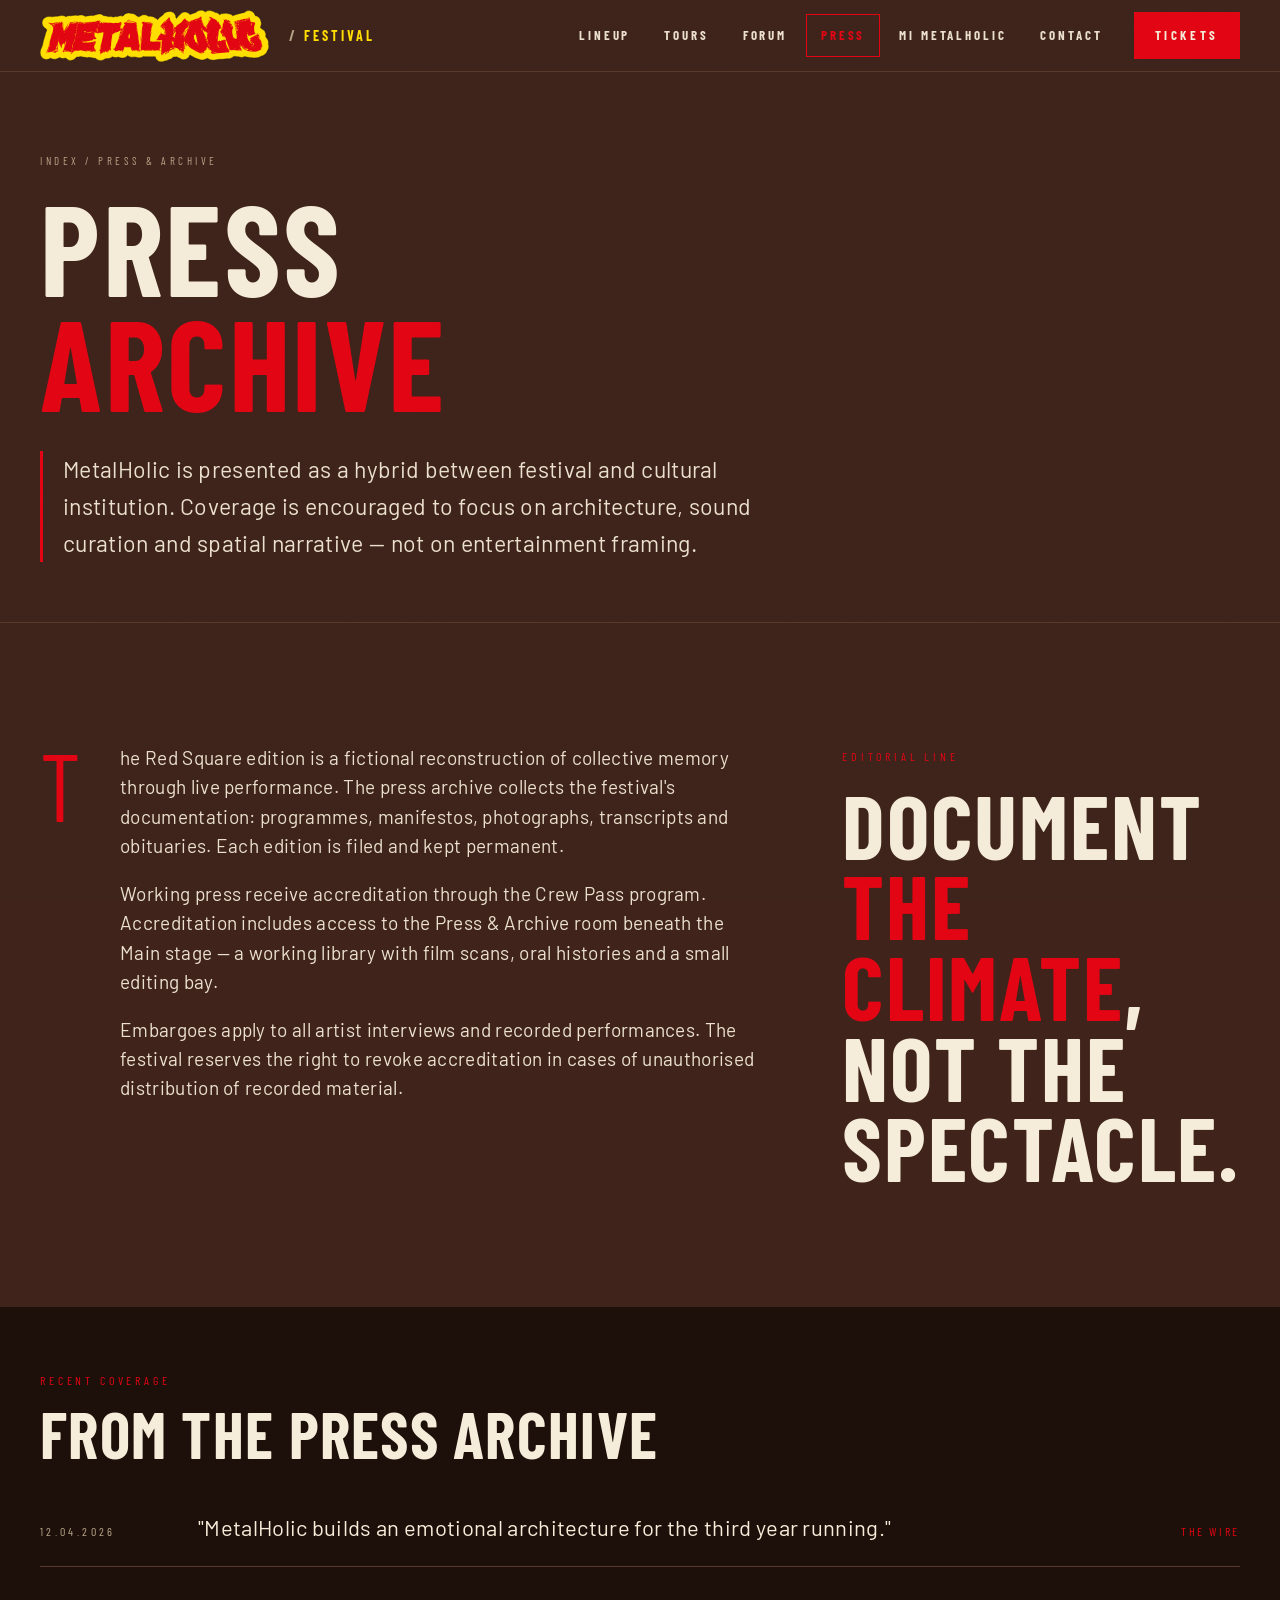
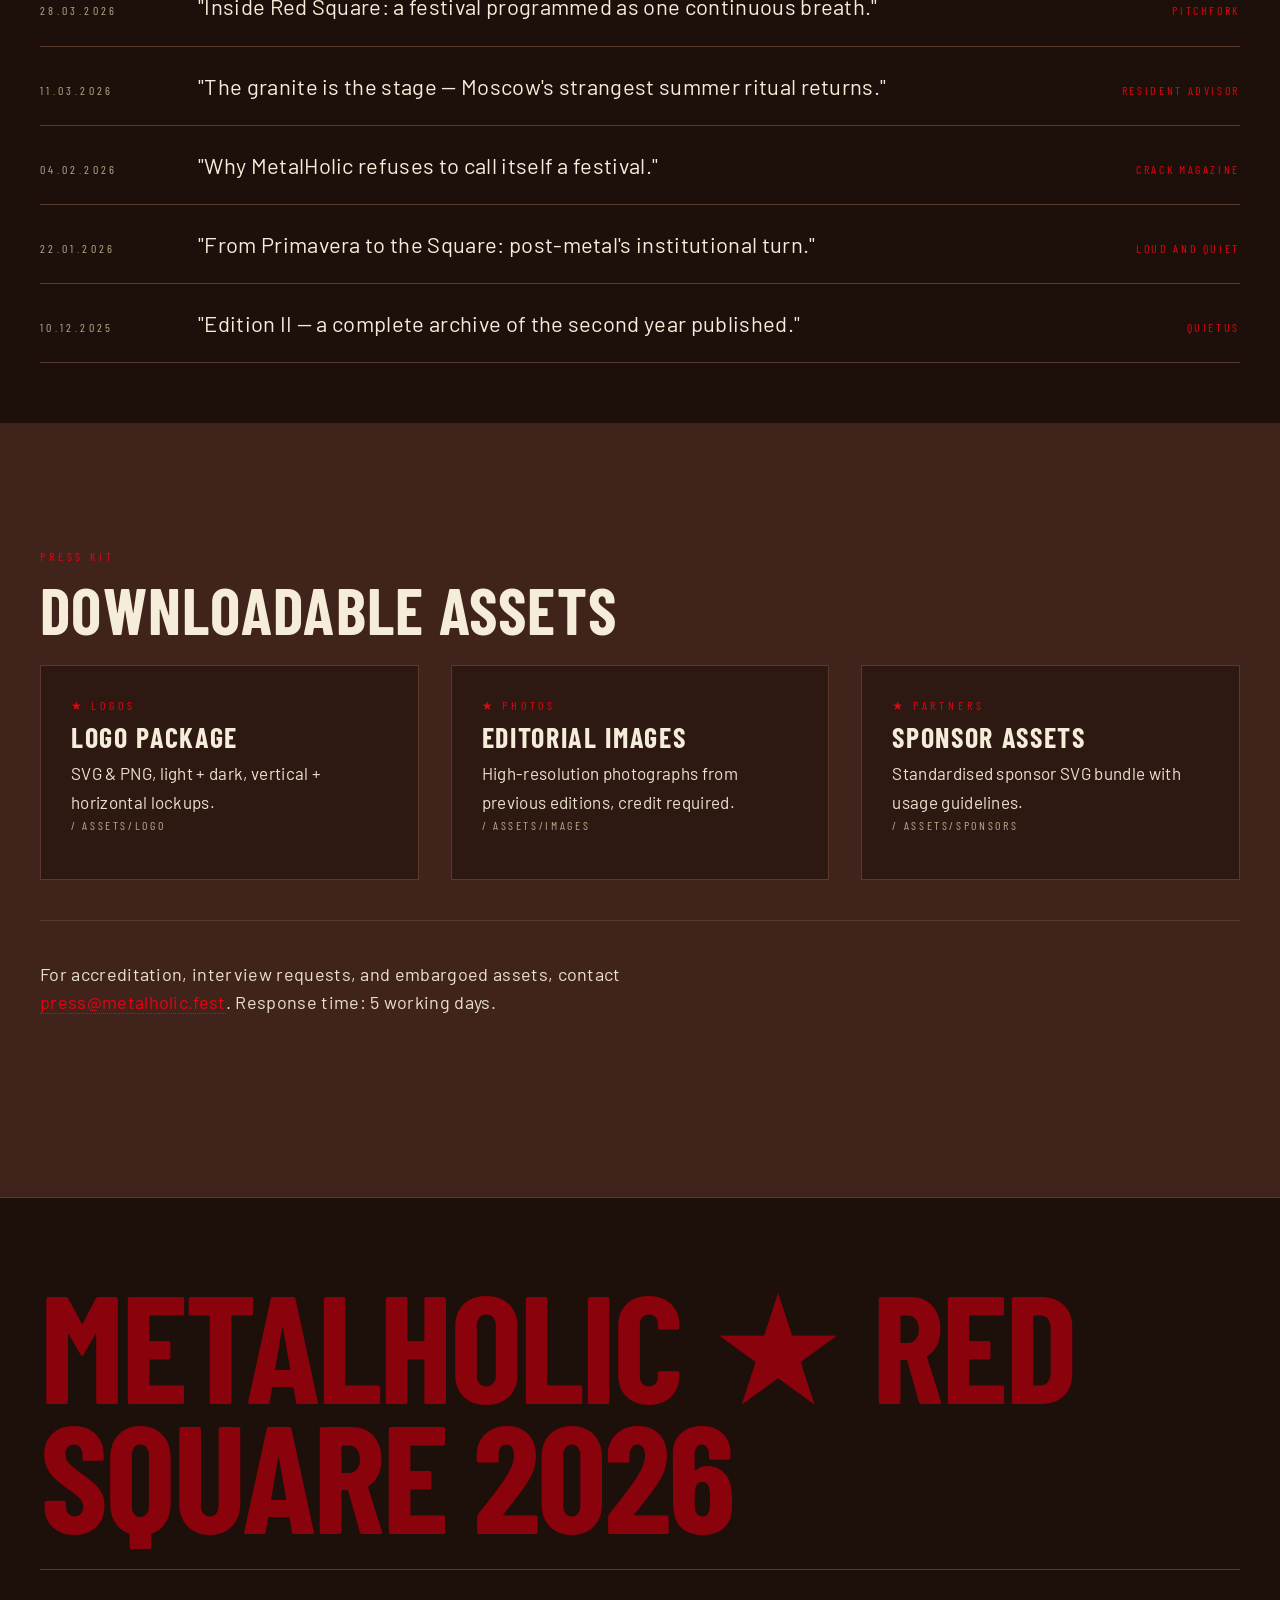
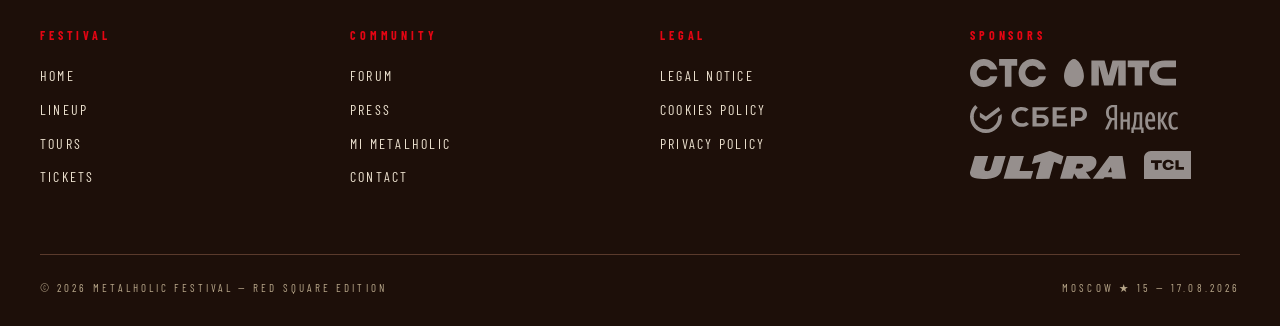
<file: press.html>
<!DOCTYPE html>
<html lang="en">
<head>
<meta charset="UTF-8">
<meta name="viewport" content="width=device-width, initial-scale=1.0">
<title>Press — MetalHolic Festival</title>
<meta name="description" content="MetalHolic press archive, accreditation and downloadable assets.">
<link rel="icon" href="assets/logo/SVG/MH_Regular.svg" type="image/svg+xml">
<link rel="stylesheet" href="styles.css">
<link rel="preconnect" href="https://fonts.googleapis.com">
<link rel="preconnect" href="https://fonts.gstatic.com" crossorigin>
<link href="https://fonts.googleapis.com/css2?family=Barlow:wght@400;500;700&family=Barlow+Condensed:wght@300;400;500;700&family=Rock+Salt&display=swap" rel="stylesheet">
</head>
<body>

<header class="header">
  <div class="header-left">
    <a class="logo" href="index.html">
      <img src="assets/logo/SVG/Secondary_Horizontal.svg" alt="MetalHolic Festival">
    </a>
    <button class="menu-btn" id="menuBtn" aria-label="Open menu">Festival</button>
  </div>
  <button class="menu-toggle" id="menuToggle" aria-label="Open menu">≡</button>
  <nav class="nav" id="navMenu">
    <a href="lineup.html">Lineup</a>
    <a href="tours.html">Tours</a>
    <a href="forum.html">Forum</a>
    <a href="press.html">Press</a>
    <a href="about.html">Mi MetalHolic</a>
    <a href="contact.html">Contact</a>
    <a href="tickets.html" class="ticket-btn">Tickets</a>
  </nav>
</header>

<div class="fullscreen-menu" id="fullscreenMenu">
  <button class="fullscreen-close" id="fullscreenClose" aria-label="Close menu">✕</button>
  <nav class="fullscreen-nav">
    <div class="fs-category">
      <span class="fs-cat-head"><span class="slash">/</span>Festival</span>
      <div class="fs-cat-items">
        <a href="index.html">Home</a>
        <a href="lineup.html">Lineup</a>
        <a href="tours.html">Tours</a>
        <a href="tickets.html">Tickets</a>
      </div>
    </div>
    <div class="fs-category">
      <span class="fs-cat-head"><span class="slash">/</span>Community</span>
      <div class="fs-cat-items">
        <a href="forum.html">Forum</a>
        <a href="press.html">Press</a>
        <a href="about.html">Mi MetalHolic</a>
        <a href="contact.html">Contact</a>
      </div>
    </div>
    <div class="fs-category">
      <span class="fs-cat-head"><span class="slash">/</span>Legal</span>
      <div class="fs-cat-items">
        <a href="legal-notice.html">Legal Notice</a>
        <a href="cookies.html">Cookies Policy</a>
        <a href="privacy.html">Privacy Policy</a>
      </div>
    </div>
  </nav>
  <div class="fullscreen-sponsors">
    <span class="fullscreen-label">Partners</span>
    <div class="sponsors">
      <img src="assets/logo/BLANCO/SVG/STS_Blanco.svg" alt="STS">
      <img src="assets/logo/BLANCO/SVG/MTS_Blanco.svg" alt="MTS">
      <img src="assets/logo/BLANCO/SVG/SBER_Blanco.svg" alt="Sber">
      <img src="assets/logo/BLANCO/SVG/YANDEX_Blanco.svg" alt="Yandex">
      <img src="assets/logo/BLANCO/SVG/ULTRA_Blanco.svg" alt="Ultra">
      <img src="assets/logo/BLANCO/SVG/TCL_Blanco.svg" alt="TCL">
    </div>
  </div>
</div>

<section class="page-head">
  <div class="container">
    <div class="crumbs">Index / Press &amp; Archive</div>
    <h1>Press<br><span class="accent">Archive</span></h1>
    <p class="lede">MetalHolic is presented as a hybrid between festival and cultural institution. Coverage is encouraged to focus on architecture, sound curation and spatial narrative — not on entertainment framing.</p>
  </div>
</section>

<section class="section section--brown">
  <div class="container editorial flip">
    <div class="editorial-body capitular">
      <p>The Red Square edition is a fictional reconstruction of collective memory through live performance. The press archive collects the festival's documentation: programmes, manifestos, photographs, transcripts and obituaries. Each edition is filed and kept permanent.</p>
      <p>Working press receive accreditation through the Crew Pass program. Accreditation includes access to the Press &amp; Archive room beneath the Main stage — a working library with film scans, oral histories and a small editing bay.</p>
      <p>Embargoes apply to all artist interviews and recorded performances. The festival reserves the right to revoke accreditation in cases of unauthorised distribution of recorded material.</p>
    </div>
    <div class="editorial-title">
      <span class="eyebrow">Editorial line</span>
      <h2>Document <span class="accent">the climate</span>, not the spectacle.</h2>
    </div>
  </div>
</section>

<section class="section tight section--brown-deep">
  <div class="container">
    <span class="eyebrow">Recent coverage</span>
    <h2 style="margin: 12px 0 24px;">From the press archive</h2>

    <div class="press-row">
      <span class="press-date">12.04.2026</span>
      <span class="press-title">"MetalHolic builds an emotional architecture for the third year running."</span>
      <span class="press-source">The Wire</span>
    </div>
    <div class="press-row">
      <span class="press-date">28.03.2026</span>
      <span class="press-title">"Inside Red Square: a festival programmed as one continuous breath."</span>
      <span class="press-source">Pitchfork</span>
    </div>
    <div class="press-row">
      <span class="press-date">11.03.2026</span>
      <span class="press-title">"The granite is the stage — Moscow's strangest summer ritual returns."</span>
      <span class="press-source">Resident Advisor</span>
    </div>
    <div class="press-row">
      <span class="press-date">04.02.2026</span>
      <span class="press-title">"Why MetalHolic refuses to call itself a festival."</span>
      <span class="press-source">Crack Magazine</span>
    </div>
    <div class="press-row">
      <span class="press-date">22.01.2026</span>
      <span class="press-title">"From Primavera to the Square: post-metal's institutional turn."</span>
      <span class="press-source">Loud and Quiet</span>
    </div>
    <div class="press-row">
      <span class="press-date">10.12.2025</span>
      <span class="press-title">"Edition II — a complete archive of the second year published."</span>
      <span class="press-source">Quietus</span>
    </div>
  </div>
</section>

<section class="section section--brown">
  <div class="container">
    <span class="eyebrow">Press kit</span>
    <h2 style="margin: 12px 0 24px;">Downloadable assets</h2>
    <div class="grid-3">
      <div class="card">
        <span class="card-num">★ Logos</span>
        <h3>Logo package</h3>
        <p>SVG &amp; PNG, light + dark, vertical + horizontal lockups.</p>
        <div class="card-meta">/ assets/logo</div>
      </div>
      <div class="card">
        <span class="card-num">★ Photos</span>
        <h3>Editorial images</h3>
        <p>High-resolution photographs from previous editions, credit required.</p>
        <div class="card-meta">/ assets/images</div>
      </div>
      <div class="card">
        <span class="card-num">★ Partners</span>
        <h3>Sponsor assets</h3>
        <p>Standardised sponsor SVG bundle with usage guidelines.</p>
        <div class="card-meta">/ assets/sponsors</div>
      </div>
    </div>

    <div class="rule"></div>

    <p class="serif" style="max-width:680px;">For accreditation, interview requests, and embargoed assets, contact <a href="mailto:press@metalholic.fest" style="color: var(--c-red-bright); border-bottom: 1px dotted var(--c-red);">press@metalholic.fest</a>. Response time: 5 working days.</p>
  </div>
</section>

<footer class="footer">
  <div class="container">
    <div class="footer-mark">METALHOLIC ★ RED SQUARE 2026</div>
    <div class="footer-top">
      <div class="footer-column"><h4>Festival</h4><a href="index.html">Home</a><a href="lineup.html">Lineup</a><a href="tours.html">Tours</a><a href="tickets.html">Tickets</a></div>
      <div class="footer-column"><h4>Community</h4><a href="forum.html">Forum</a><a href="press.html">Press</a><a href="about.html">Mi MetalHolic</a><a href="contact.html">Contact</a></div>
      <div class="footer-column"><h4>Legal</h4><a href="legal-notice.html">Legal Notice</a><a href="cookies.html">Cookies Policy</a><a href="privacy.html">Privacy Policy</a></div>
      <div class="footer-column"><h4>Sponsors</h4>
        <div class="sponsors">
          <img src="assets/logo/BLANCO/SVG/STS_Blanco.svg" alt="STS"><img src="assets/logo/BLANCO/SVG/MTS_Blanco.svg" alt="MTS">
          <img src="assets/logo/BLANCO/SVG/SBER_Blanco.svg" alt="Sber"><img src="assets/logo/BLANCO/SVG/YANDEX_Blanco.svg" alt="Yandex">
          <img src="assets/logo/BLANCO/SVG/ULTRA_Blanco.svg" alt="Ultra"><img src="assets/logo/BLANCO/SVG/TCL_Blanco.svg" alt="TCL">
        </div>
      </div>
    </div>
    <div class="footer-bottom">
      <span>© 2026 MetalHolic Festival — Red Square Edition</span>
      <span>Moscow ★ 15 — 17.08.2026</span>
    </div>
  </div>
</footer>
<script src="main.js"></script>
</body>
</html>
</file>
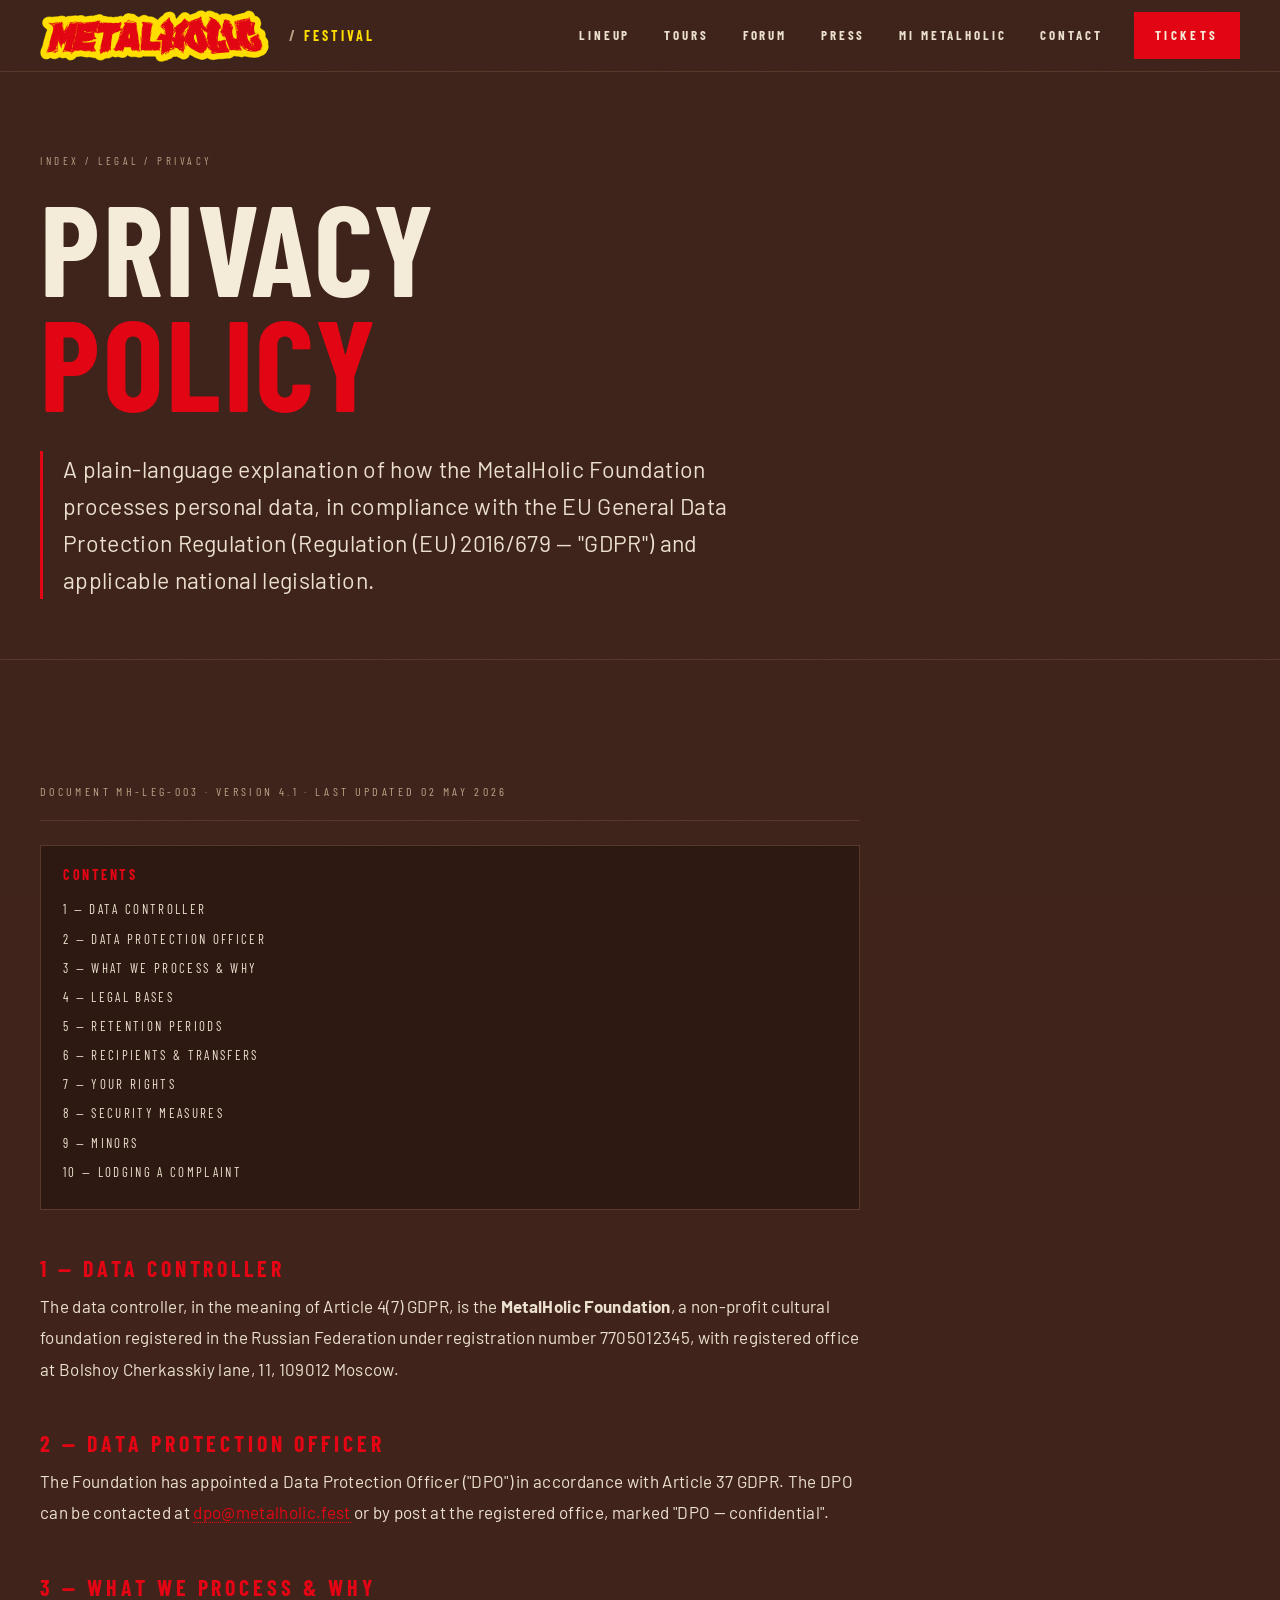
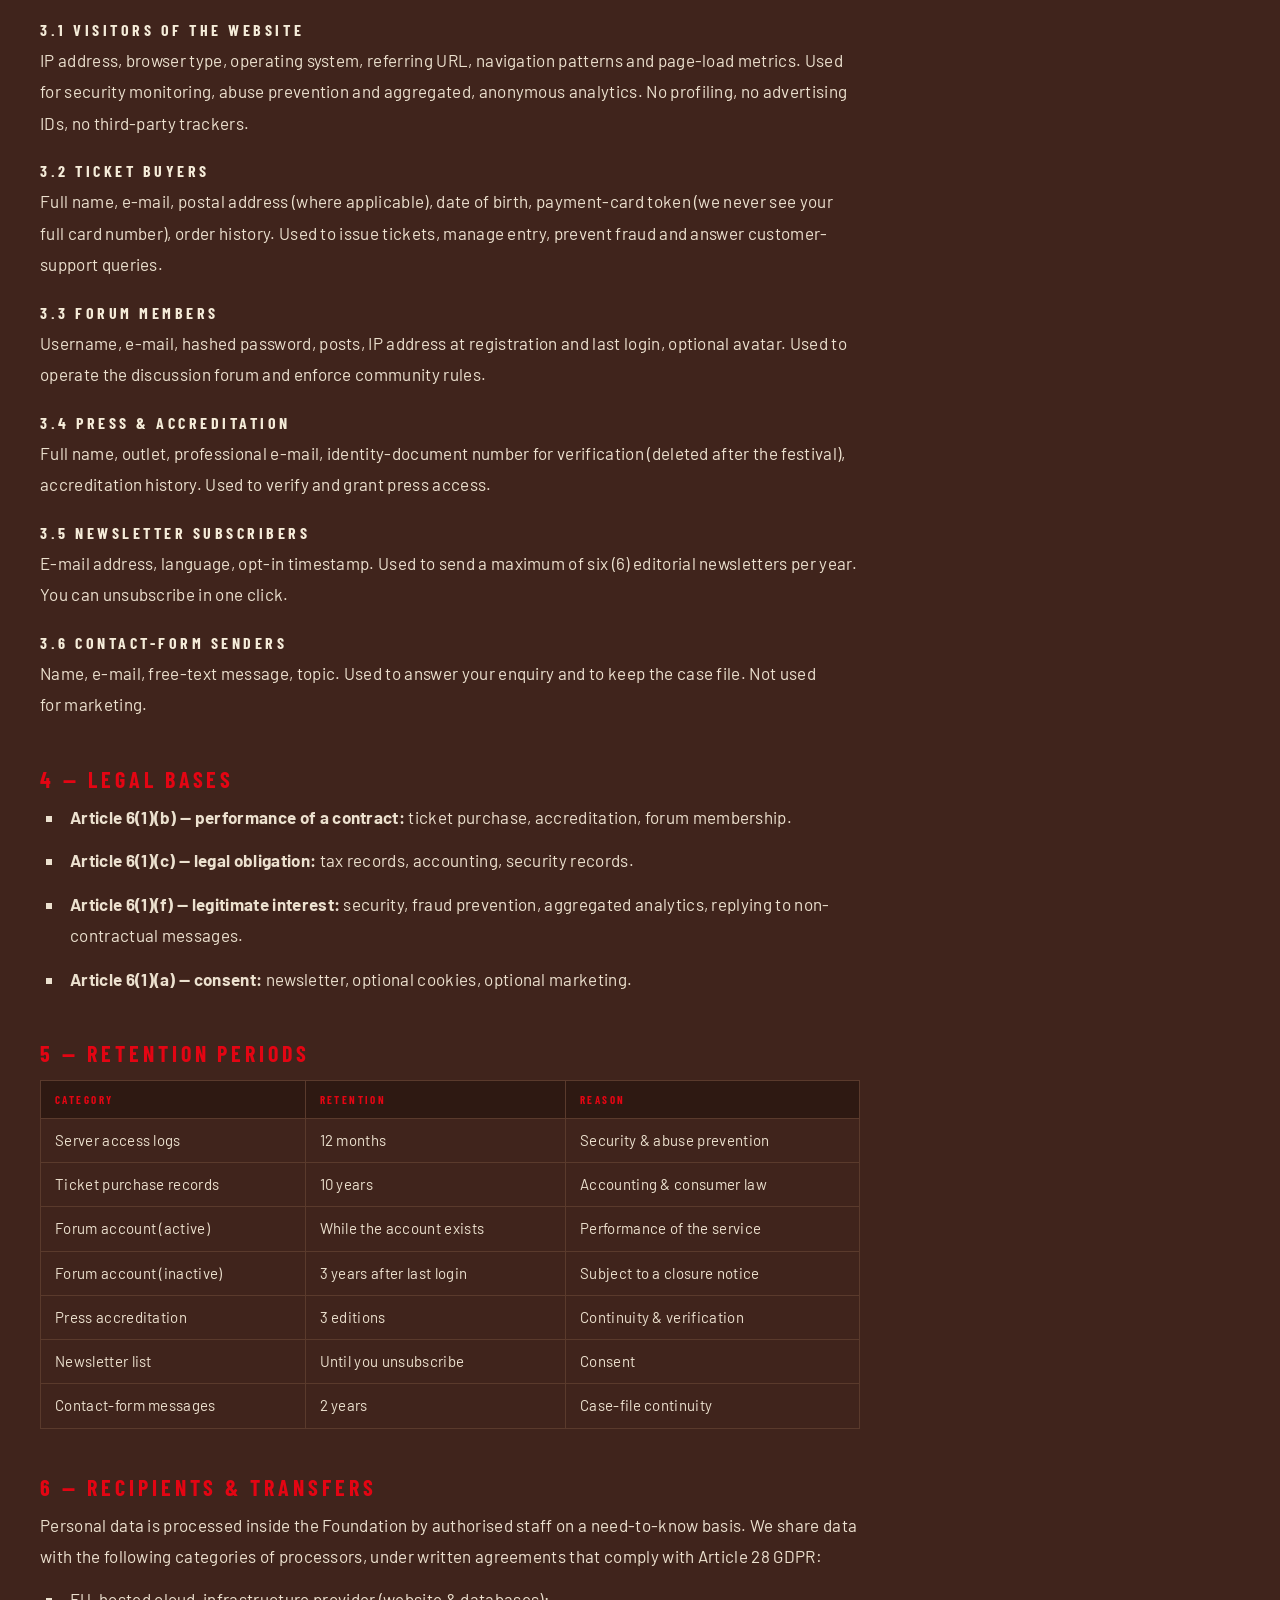
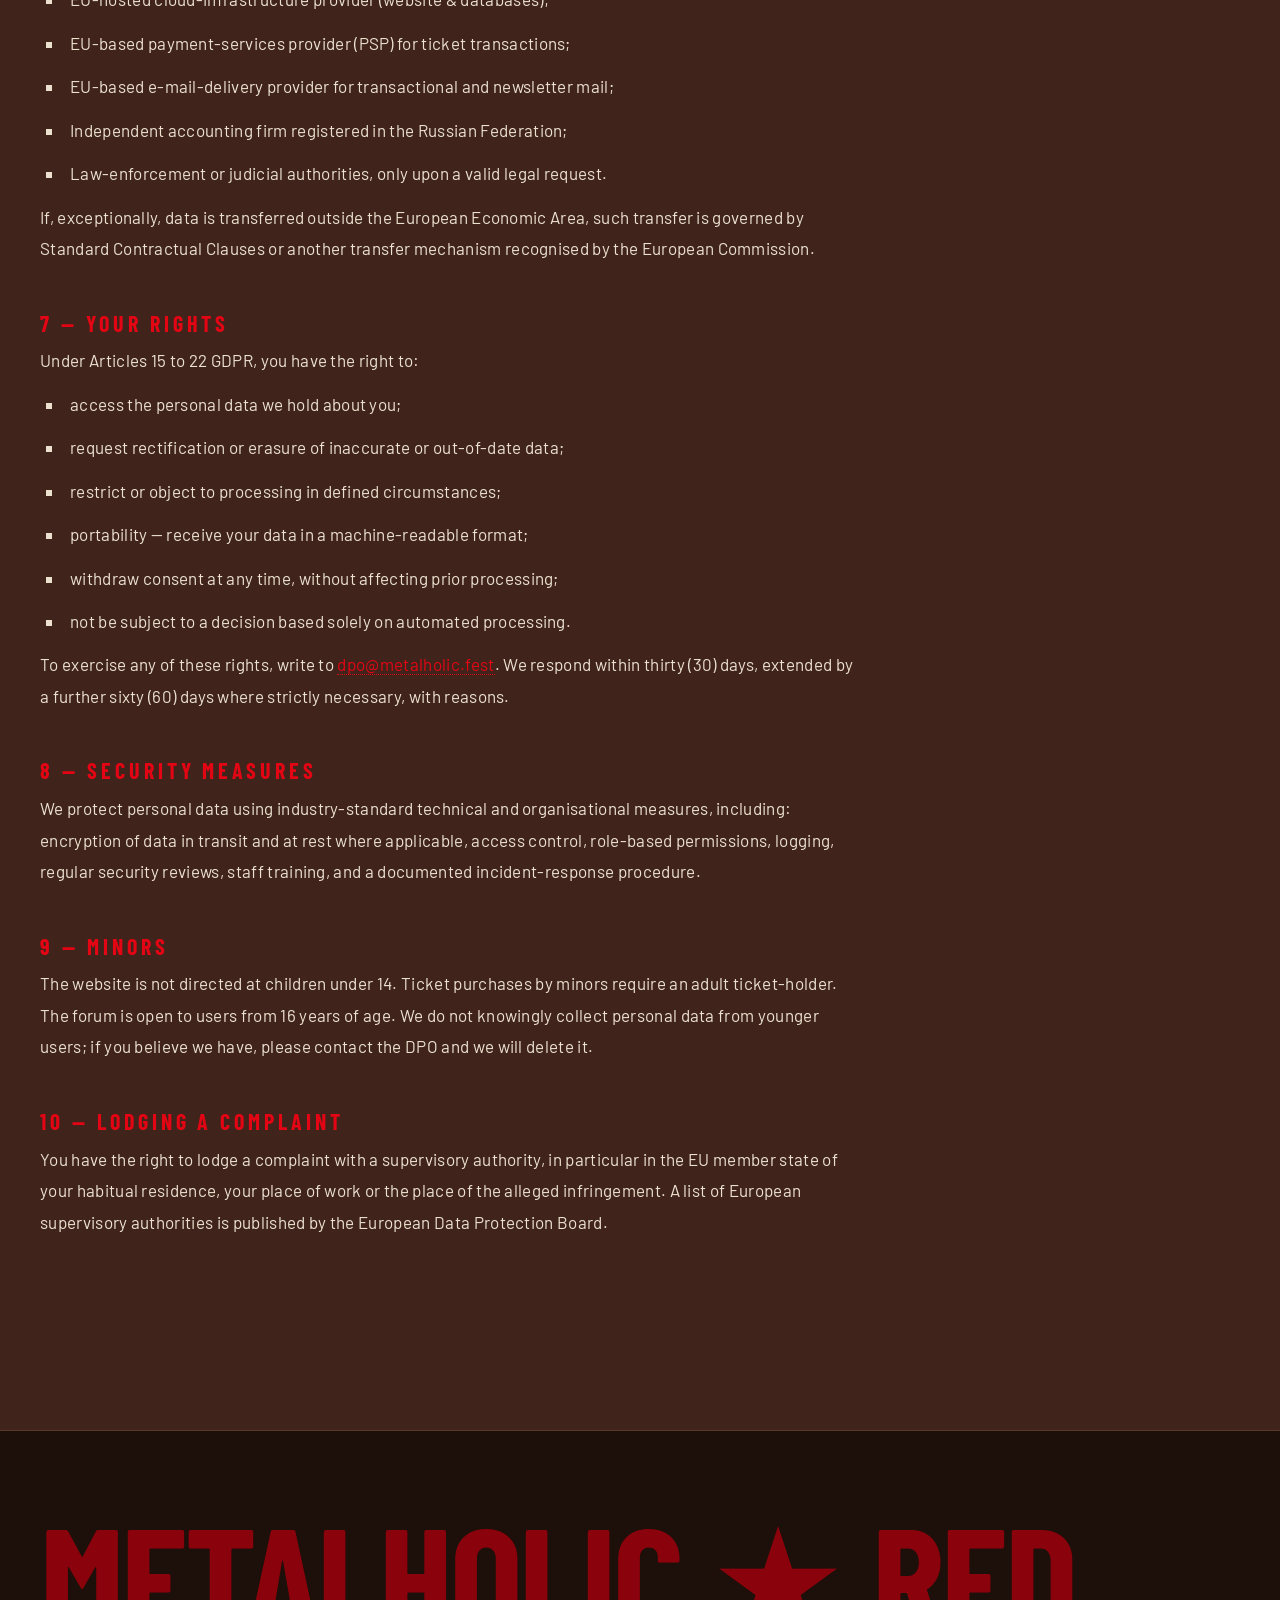
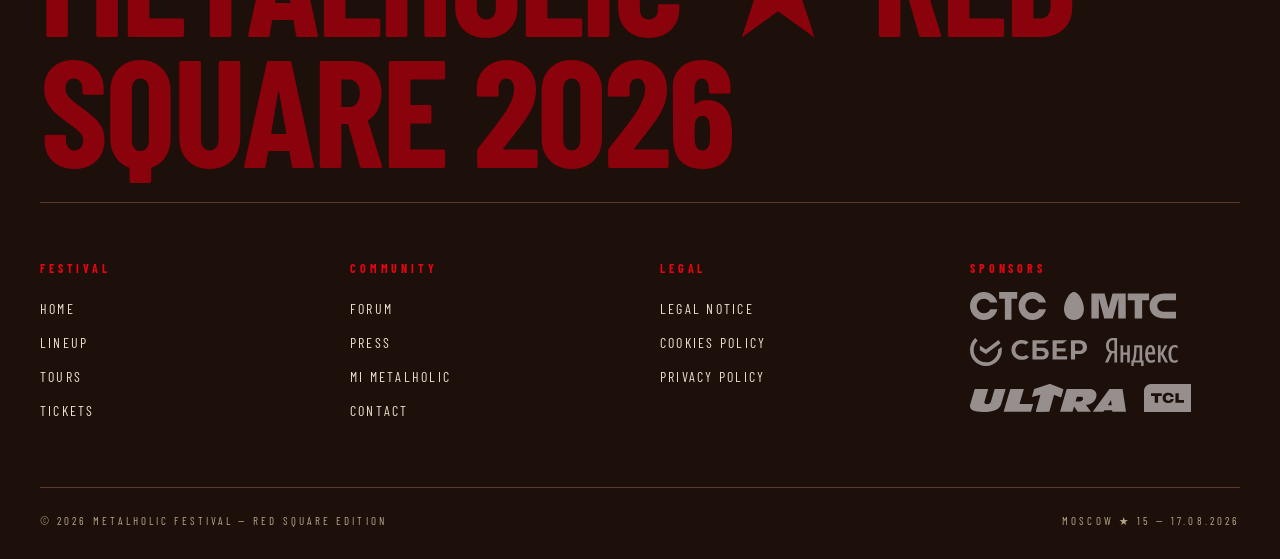
<file: privacy.html>
<!DOCTYPE html>
<html lang="en">
<head>
<meta charset="UTF-8">
<meta name="viewport" content="width=device-width, initial-scale=1.0">
<title>Privacy Policy — MetalHolic Festival</title>
<meta name="description" content="MetalHolic Festival Privacy Policy — GDPR-compliant disclosure of personal-data processing.">
<link rel="icon" href="assets/logo/SVG/MH_Regular.svg" type="image/svg+xml">
<link rel="stylesheet" href="styles.css">
<link rel="preconnect" href="https://fonts.googleapis.com">
<link rel="preconnect" href="https://fonts.gstatic.com" crossorigin>
<link href="https://fonts.googleapis.com/css2?family=Barlow:wght@400;500;700&family=Barlow+Condensed:wght@300;400;500;700&family=Rock+Salt&display=swap" rel="stylesheet">
</head>
<body>

<header class="header">
  <div class="header-left">
    <a class="logo" href="index.html">
      <img src="assets/logo/SVG/Secondary_Horizontal.svg" alt="MetalHolic Festival">
    </a>
    <button class="menu-btn" id="menuBtn" aria-label="Open menu">Festival</button>
  </div>
  <button class="menu-toggle" id="menuToggle" aria-label="Open menu">≡</button>
  <nav class="nav" id="navMenu">
    <a href="lineup.html">Lineup</a>
    <a href="tours.html">Tours</a>
    <a href="forum.html">Forum</a>
    <a href="press.html">Press</a>
    <a href="about.html">Mi MetalHolic</a>
    <a href="contact.html">Contact</a>
    <a href="tickets.html" class="ticket-btn">Tickets</a>
  </nav>
</header>

<div class="fullscreen-menu" id="fullscreenMenu">
  <button class="fullscreen-close" id="fullscreenClose" aria-label="Close menu">✕</button>
  <nav class="fullscreen-nav">
    <div class="fs-category">
      <span class="fs-cat-head"><span class="slash">/</span>Festival</span>
      <div class="fs-cat-items">
        <a href="index.html">Home</a>
        <a href="lineup.html">Lineup</a>
        <a href="tours.html">Tours</a>
        <a href="tickets.html">Tickets</a>
      </div>
    </div>
    <div class="fs-category">
      <span class="fs-cat-head"><span class="slash">/</span>Community</span>
      <div class="fs-cat-items">
        <a href="forum.html">Forum</a>
        <a href="press.html">Press</a>
        <a href="about.html">Mi MetalHolic</a>
        <a href="contact.html">Contact</a>
      </div>
    </div>
    <div class="fs-category">
      <span class="fs-cat-head"><span class="slash">/</span>Legal</span>
      <div class="fs-cat-items">
        <a href="legal-notice.html">Legal Notice</a>
        <a href="cookies.html">Cookies Policy</a>
        <a href="privacy.html">Privacy Policy</a>
      </div>
    </div>
  </nav>
  <div class="fullscreen-sponsors">
    <span class="fullscreen-label">Partners</span>
    <div class="sponsors">
      <img src="assets/logo/BLANCO/SVG/STS_Blanco.svg" alt="STS">
      <img src="assets/logo/BLANCO/SVG/MTS_Blanco.svg" alt="MTS">
      <img src="assets/logo/BLANCO/SVG/SBER_Blanco.svg" alt="Sber">
      <img src="assets/logo/BLANCO/SVG/YANDEX_Blanco.svg" alt="Yandex">
      <img src="assets/logo/BLANCO/SVG/ULTRA_Blanco.svg" alt="Ultra">
      <img src="assets/logo/BLANCO/SVG/TCL_Blanco.svg" alt="TCL">
    </div>
  </div>
</div>

<section class="page-head">
  <div class="container">
    <div class="crumbs">Index / Legal / Privacy</div>
    <h1>Privacy<br><span class="accent">Policy</span></h1>
    <p class="lede">A plain-language explanation of how the MetalHolic Foundation processes personal data, in compliance with the EU General Data Protection Regulation (Regulation (EU) 2016/679 — "GDPR") and applicable national legislation.</p>
  </div>
</section>

<section class="section section--brown">
  <div class="container">
    <article class="legal-doc">
      <p class="doc-meta">Document MH-LEG-003 · Version 4.1 · Last updated 02 May 2026</p>

      <div class="toc">
        <h4>Contents</h4>
        <a href="#controller">1 — Data controller</a>
        <a href="#dpo">2 — Data Protection Officer</a>
        <a href="#data">3 — What we process &amp; why</a>
        <a href="#legal">4 — Legal bases</a>
        <a href="#retention">5 — Retention periods</a>
        <a href="#share">6 — Recipients &amp; transfers</a>
        <a href="#rights">7 — Your rights</a>
        <a href="#security">8 — Security measures</a>
        <a href="#minors">9 — Minors</a>
        <a href="#claims">10 — Lodging a complaint</a>
      </div>

      <h2 id="controller">1 — Data controller</h2>
      <p>The data controller, in the meaning of Article 4(7) GDPR, is the <strong>MetalHolic Foundation</strong>, a non-profit cultural foundation registered in the Russian Federation under registration number 7705012345, with registered office at Bolshoy Cherkasskiy lane, 11, 109012 Moscow.</p>

      <h2 id="dpo">2 — Data Protection Officer</h2>
      <p>The Foundation has appointed a Data Protection Officer ("DPO") in accordance with Article 37 GDPR. The DPO can be contacted at <a href="mailto:dpo@metalholic.fest" style="color: var(--c-red-bright); border-bottom: 1px dotted var(--c-red);">dpo@metalholic.fest</a> or by post at the registered office, marked "DPO — confidential".</p>

      <h2 id="data">3 — What we process &amp; why</h2>
      <h3>3.1 Visitors of the website</h3>
      <p>IP address, browser type, operating system, referring URL, navigation patterns and page-load metrics. Used for security monitoring, abuse prevention and aggregated, anonymous analytics. No profiling, no advertising IDs, no third-party trackers.</p>
      <h3>3.2 Ticket buyers</h3>
      <p>Full name, e-mail, postal address (where applicable), date of birth, payment-card token (we never see your full card number), order history. Used to issue tickets, manage entry, prevent fraud and answer customer-support queries.</p>
      <h3>3.3 Forum members</h3>
      <p>Username, e-mail, hashed password, posts, IP address at registration and last login, optional avatar. Used to operate the discussion forum and enforce community rules.</p>
      <h3>3.4 Press &amp; accreditation</h3>
      <p>Full name, outlet, professional e-mail, identity-document number for verification (deleted after the festival), accreditation history. Used to verify and grant press access.</p>
      <h3>3.5 Newsletter subscribers</h3>
      <p>E-mail address, language, opt-in timestamp. Used to send a maximum of six (6) editorial newsletters per year. You can unsubscribe in one click.</p>
      <h3>3.6 Contact-form senders</h3>
      <p>Name, e-mail, free-text message, topic. Used to answer your enquiry and to keep the case file. Not used for marketing.</p>

      <h2 id="legal">4 — Legal bases</h2>
      <ul>
        <li><strong>Article 6(1)(b) — performance of a contract:</strong> ticket purchase, accreditation, forum membership.</li>
        <li><strong>Article 6(1)(c) — legal obligation:</strong> tax records, accounting, security records.</li>
        <li><strong>Article 6(1)(f) — legitimate interest:</strong> security, fraud prevention, aggregated analytics, replying to non-contractual messages.</li>
        <li><strong>Article 6(1)(a) — consent:</strong> newsletter, optional cookies, optional marketing.</li>
      </ul>

      <h2 id="retention">5 — Retention periods</h2>
      <table>
        <thead><tr><th>Category</th><th>Retention</th><th>Reason</th></tr></thead>
        <tbody>
          <tr><td>Server access logs</td><td>12 months</td><td>Security &amp; abuse prevention</td></tr>
          <tr><td>Ticket purchase records</td><td>10 years</td><td>Accounting &amp; consumer law</td></tr>
          <tr><td>Forum account (active)</td><td>While the account exists</td><td>Performance of the service</td></tr>
          <tr><td>Forum account (inactive)</td><td>3 years after last login</td><td>Subject to a closure notice</td></tr>
          <tr><td>Press accreditation</td><td>3 editions</td><td>Continuity &amp; verification</td></tr>
          <tr><td>Newsletter list</td><td>Until you unsubscribe</td><td>Consent</td></tr>
          <tr><td>Contact-form messages</td><td>2 years</td><td>Case-file continuity</td></tr>
        </tbody>
      </table>

      <h2 id="share">6 — Recipients &amp; transfers</h2>
      <p>Personal data is processed inside the Foundation by authorised staff on a need-to-know basis. We share data with the following categories of processors, under written agreements that comply with Article 28 GDPR:</p>
      <ul>
        <li>EU-hosted cloud-infrastructure provider (website &amp; databases);</li>
        <li>EU-based payment-services provider (PSP) for ticket transactions;</li>
        <li>EU-based e-mail-delivery provider for transactional and newsletter mail;</li>
        <li>Independent accounting firm registered in the Russian Federation;</li>
        <li>Law-enforcement or judicial authorities, only upon a valid legal request.</li>
      </ul>
      <p>If, exceptionally, data is transferred outside the European Economic Area, such transfer is governed by Standard Contractual Clauses or another transfer mechanism recognised by the European Commission.</p>

      <h2 id="rights">7 — Your rights</h2>
      <p>Under Articles 15 to 22 GDPR, you have the right to:</p>
      <ul>
        <li>access the personal data we hold about you;</li>
        <li>request rectification or erasure of inaccurate or out-of-date data;</li>
        <li>restrict or object to processing in defined circumstances;</li>
        <li>portability — receive your data in a machine-readable format;</li>
        <li>withdraw consent at any time, without affecting prior processing;</li>
        <li>not be subject to a decision based solely on automated processing.</li>
      </ul>
      <p>To exercise any of these rights, write to <a href="mailto:dpo@metalholic.fest" style="color: var(--c-red-bright); border-bottom: 1px dotted var(--c-red);">dpo@metalholic.fest</a>. We respond within thirty (30) days, extended by a further sixty (60) days where strictly necessary, with reasons.</p>

      <h2 id="security">8 — Security measures</h2>
      <p>We protect personal data using industry-standard technical and organisational measures, including: encryption of data in transit and at rest where applicable, access control, role-based permissions, logging, regular security reviews, staff training, and a documented incident-response procedure.</p>

      <h2 id="minors">9 — Minors</h2>
      <p>The website is not directed at children under 14. Ticket purchases by minors require an adult ticket-holder. The forum is open to users from 16 years of age. We do not knowingly collect personal data from younger users; if you believe we have, please contact the DPO and we will delete it.</p>

      <h2 id="claims">10 — Lodging a complaint</h2>
      <p>You have the right to lodge a complaint with a supervisory authority, in particular in the EU member state of your habitual residence, your place of work or the place of the alleged infringement. A list of European supervisory authorities is published by the European Data Protection Board.</p>
    </article>
  </div>
</section>

<footer class="footer">
  <div class="container">
    <div class="footer-mark">METALHOLIC ★ RED SQUARE 2026</div>
    <div class="footer-top">
      <div class="footer-column"><h4>Festival</h4><a href="index.html">Home</a><a href="lineup.html">Lineup</a><a href="tours.html">Tours</a><a href="tickets.html">Tickets</a></div>
      <div class="footer-column"><h4>Community</h4><a href="forum.html">Forum</a><a href="press.html">Press</a><a href="about.html">Mi MetalHolic</a><a href="contact.html">Contact</a></div>
      <div class="footer-column"><h4>Legal</h4><a href="legal-notice.html">Legal Notice</a><a href="cookies.html">Cookies Policy</a><a href="privacy.html">Privacy Policy</a></div>
      <div class="footer-column"><h4>Sponsors</h4>
        <div class="sponsors">
          <img src="assets/logo/BLANCO/SVG/STS_Blanco.svg" alt="STS"><img src="assets/logo/BLANCO/SVG/MTS_Blanco.svg" alt="MTS">
          <img src="assets/logo/BLANCO/SVG/SBER_Blanco.svg" alt="Sber"><img src="assets/logo/BLANCO/SVG/YANDEX_Blanco.svg" alt="Yandex">
          <img src="assets/logo/BLANCO/SVG/ULTRA_Blanco.svg" alt="Ultra"><img src="assets/logo/BLANCO/SVG/TCL_Blanco.svg" alt="TCL">
        </div>
      </div>
    </div>
    <div class="footer-bottom">
      <span>© 2026 MetalHolic Festival — Red Square Edition</span>
      <span>Moscow ★ 15 — 17.08.2026</span>
    </div>
  </div>
</footer>
<script src="main.js"></script>
</body>
</html>
</file>
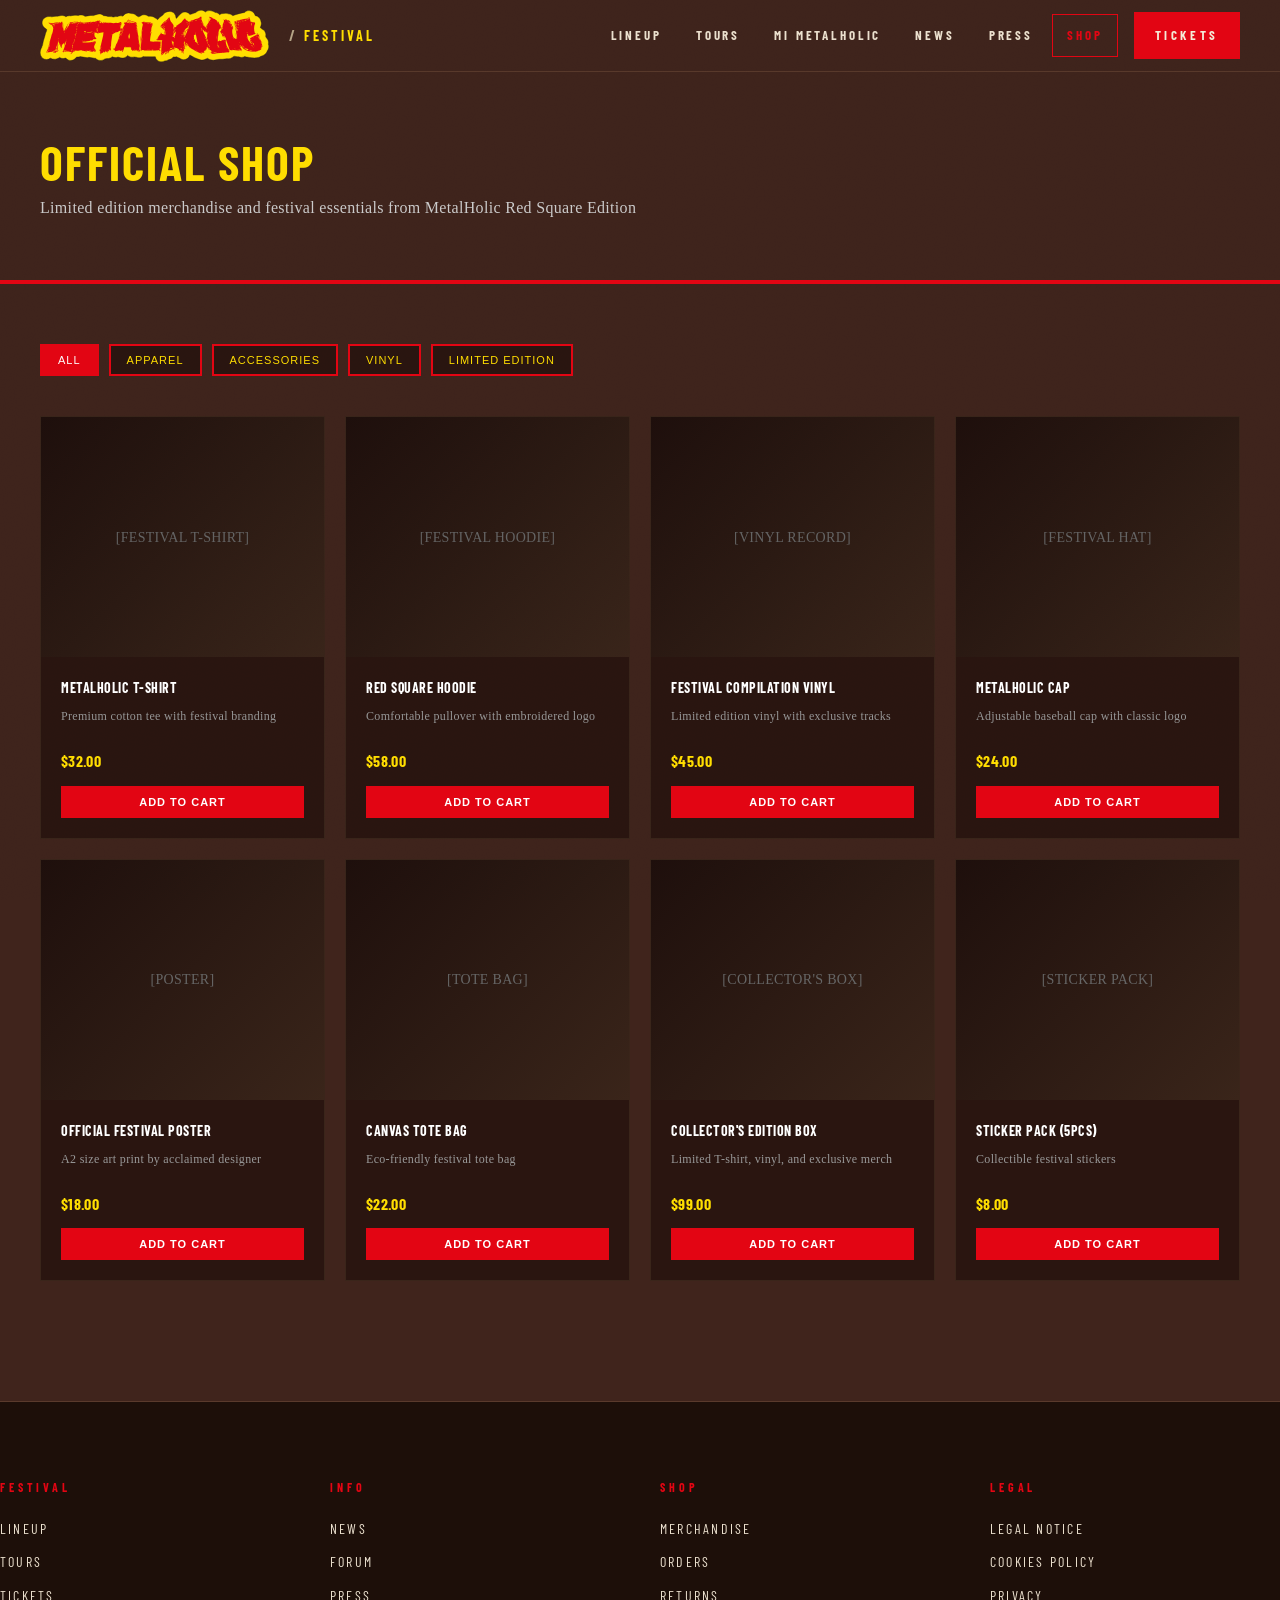
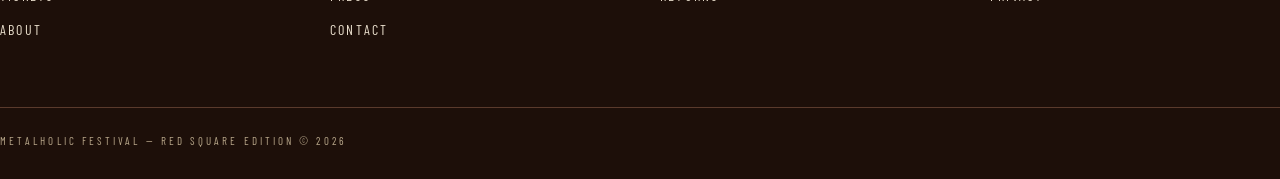
<file: shop.html>
<!DOCTYPE html>
<html lang="en">
<head>
  <meta charset="UTF-8">
  <meta name="viewport" content="width=device-width, initial-scale=1.0">
  <title>Shop | MetalHolic Festival</title>
  <link rel="icon" href="assets/logo/SVG/MH_Regular.svg" type="image/svg+xml">
  <link rel="stylesheet" href="styles.css">
  <link href="https://fonts.googleapis.com/css2?family=Barlow:wght@400;500;700&family=Barlow+Condensed:wght@300;400;500;700&family=Rock+Salt&display=swap" rel="stylesheet">
  <style>
    .shop-hero {
      margin-top: 80px;
      padding: 60px 40px;
      background: #40241c;
      border-bottom: 4px solid #e30513;
    }

    .shop-hero h1 {
      font-size: 48px;
      color: #ffde00;
      letter-spacing: 2px;
      margin-bottom: 10px;
    }

    .shop-hero p {
      font-family: "Instrument Serif", serif;
      color: #ccc;
      font-size: 16px;
    }

    .shop-container {
      padding: 60px 40px;
      background: #40241c;
    }

    .shop-filters {
      display: flex;
      gap: 10px;
      margin-bottom: 40px;
      flex-wrap: wrap;
    }

    .filter-btn {
      padding: 8px 16px;
      background: #2a1510;
      border: 2px solid #e30513;
      color: #ffde00;
      text-transform: uppercase;
      font-size: 11px;
      letter-spacing: 1px;
      cursor: pointer;
      transition: all 0.3s ease;
    }

    .filter-btn:hover,
    .filter-btn.active {
      background: #e30513;
      color: white;
    }

    .products-grid {
      display: grid;
      grid-template-columns: repeat(4, 1fr);
      gap: 20px;
    }

    .product {
      background: #2a1510;
      border: 1px solid #3a251a;
      transition: all 0.3s ease;
      overflow: hidden;
    }

    .product:hover {
      border-color: #e30513;
      box-shadow: 0 8px 20px rgba(227, 5, 19, 0.2);
      transform: translateY(-5px);
    }

    .product-image {
      width: 100%;
      height: 240px;
      background: linear-gradient(135deg, #1e0f0c 0%, #3a251a 100%);
      display: flex;
      align-items: center;
      justify-content: center;
      color: #666;
      font-size: 14px;
      font-family: "Instrument Serif", serif;
    }

    .product-info {
      padding: 20px;
    }

    .product-name {
      font-size: 14px;
      color: white;
      font-weight: 700;
      margin-bottom: 8px;
      text-transform: uppercase;
      letter-spacing: 0.5px;
    }

    .product-description {
      font-size: 12px;
      color: #999;
      font-family: "Instrument Serif", serif;
      margin-bottom: 12px;
      min-height: 30px;
    }

    .product-price {
      font-size: 16px;
      color: #ffde00;
      font-weight: 700;
      margin-bottom: 12px;
    }

    .product-btn {
      width: 100%;
      padding: 10px;
      background: #e30513;
      color: white;
      border: none;
      text-transform: uppercase;
      font-size: 11px;
      letter-spacing: 1px;
      cursor: pointer;
      transition: all 0.3s ease;
      font-weight: 700;
    }

    .product-btn:hover {
      background: #b90410;
      transform: translateY(-2px);
    }

    @media (max-width: 1024px) {
      .products-grid {
        grid-template-columns: repeat(3, 1fr);
      }
    }

    @media (max-width: 768px) {
      .shop-hero {
        padding: 40px 20px;
      }

      .shop-hero h1 {
        font-size: 32px;
      }

      .shop-container {
        padding: 40px 20px;
      }

      .products-grid {
        grid-template-columns: repeat(2, 1fr);
      }
    }

    @media (max-width: 480px) {
      .products-grid {
        grid-template-columns: 1fr;
      }
    }
  </style>
</head>

<body>

<!-- HEADER / NAVIGATION -->
<header class="header">
  <div class="header-left">
    <a class="logo" href="index.html">
      <img src="assets/logo/SVG/Secondary_Horizontal.svg" alt="MetalHolic Festival">
    </a>
    <button class="menu-btn" id="menuBtn" aria-label="Open menu">Festival</button>
  </div>
  <button class="menu-toggle" id="menuToggle" aria-label="Open menu">≡</button>

  <nav class="nav" id="navMenu">
    <a href="lineup.html">Lineup</a>
    <a href="tours.html">Tours</a>
    <a href="about.html">Mi MetalHolic</a>
    <a href="news.html">News</a>
    <a href="press.html">Press</a>
    <a href="shop.html" class="active">Shop</a>
    <a href="tickets.html" class="ticket-btn">Tickets</a>
  </nav>
</header>

<div class="fullscreen-menu" id="fullscreenMenu">
  <button class="fullscreen-close" id="fullscreenClose" aria-label="Close menu">✕</button>
  <nav class="fullscreen-nav">
    <div class="fs-category">
      <span class="fs-cat-head"><span class="slash">/</span>Festival</span>
      <div class="fs-cat-items">
        <a href="index.html">Home</a>
        <a href="lineup.html">Lineup</a>
        <a href="tours.html">Tours</a>
        <a href="tickets.html">Tickets</a>
      </div>
    </div>
    <div class="fs-category">
      <span class="fs-cat-head"><span class="slash">/</span>Community</span>
      <div class="fs-cat-items">
        <a href="forum.html">Forum</a>
        <a href="press.html">Press</a>
        <a href="about.html">Mi MetalHolic</a>
        <a href="contact.html">Contact</a>
      </div>
    </div>
    <div class="fs-category">
      <span class="fs-cat-head"><span class="slash">/</span>Legal</span>
      <div class="fs-cat-items">
        <a href="legal-notice.html">Legal Notice</a>
        <a href="cookies.html">Cookies Policy</a>
        <a href="privacy.html">Privacy Policy</a>
      </div>
    </div>
  </nav>
  <div class="fullscreen-sponsors">
    <span class="fullscreen-label">Partners</span>
    <div class="sponsors">
      <img src="assets/logo/BLANCO/SVG/STS_Blanco.svg" alt="STS">
      <img src="assets/logo/BLANCO/SVG/MTS_Blanco.svg" alt="MTS">
      <img src="assets/logo/BLANCO/SVG/SBER_Blanco.svg" alt="Sber">
      <img src="assets/logo/BLANCO/SVG/YANDEX_Blanco.svg" alt="Yandex">
      <img src="assets/logo/BLANCO/SVG/ULTRA_Blanco.svg" alt="Ultra">
      <img src="assets/logo/BLANCO/SVG/TCL_Blanco.svg" alt="TCL">
    </div>
  </div>
</div>

<!-- SHOP HERO -->
<section class="shop-hero">
  <h1>OFFICIAL SHOP</h1>
  <p>Limited edition merchandise and festival essentials from MetalHolic Red Square Edition</p>
</section>

<!-- SHOP PRODUCTS -->
<section class="shop-container">
  
  <div class="shop-filters">
    <button class="filter-btn active">All</button>
    <button class="filter-btn">Apparel</button>
    <button class="filter-btn">Accessories</button>
    <button class="filter-btn">Vinyl</button>
    <button class="filter-btn">Limited Edition</button>
  </div>

  <div class="products-grid">
    
    <!-- Product 1 -->
    <div class="product">
      <div class="product-image">[FESTIVAL T-SHIRT]</div>
      <div class="product-info">
        <div class="product-name">MetalHolic T-Shirt</div>
        <div class="product-description">Premium cotton tee with festival branding</div>
        <div class="product-price">$32.00</div>
        <button class="product-btn">Add to Cart</button>
      </div>
    </div>

    <!-- Product 2 -->
    <div class="product">
      <div class="product-image">[FESTIVAL HOODIE]</div>
      <div class="product-info">
        <div class="product-name">Red Square Hoodie</div>
        <div class="product-description">Comfortable pullover with embroidered logo</div>
        <div class="product-price">$58.00</div>
        <button class="product-btn">Add to Cart</button>
      </div>
    </div>

    <!-- Product 3 -->
    <div class="product">
      <div class="product-image">[VINYL RECORD]</div>
      <div class="product-info">
        <div class="product-name">Festival Compilation Vinyl</div>
        <div class="product-description">Limited edition vinyl with exclusive tracks</div>
        <div class="product-price">$45.00</div>
        <button class="product-btn">Add to Cart</button>
      </div>
    </div>

    <!-- Product 4 -->
    <div class="product">
      <div class="product-image">[FESTIVAL HAT]</div>
      <div class="product-info">
        <div class="product-name">MetalHolic Cap</div>
        <div class="product-description">Adjustable baseball cap with classic logo</div>
        <div class="product-price">$24.00</div>
        <button class="product-btn">Add to Cart</button>
      </div>
    </div>

    <!-- Product 5 -->
    <div class="product">
      <div class="product-image">[POSTER]</div>
      <div class="product-info">
        <div class="product-name">Official Festival Poster</div>
        <div class="product-description">A2 size art print by acclaimed designer</div>
        <div class="product-price">$18.00</div>
        <button class="product-btn">Add to Cart</button>
      </div>
    </div>

    <!-- Product 6 -->
    <div class="product">
      <div class="product-image">[TOTE BAG]</div>
      <div class="product-info">
        <div class="product-name">Canvas Tote Bag</div>
        <div class="product-description">Eco-friendly festival tote bag</div>
        <div class="product-price">$22.00</div>
        <button class="product-btn">Add to Cart</button>
      </div>
    </div>

    <!-- Product 7 -->
    <div class="product">
      <div class="product-image">[COLLECTOR'S BOX]</div>
      <div class="product-info">
        <div class="product-name">Collector's Edition Box</div>
        <div class="product-description">Limited T-shirt, vinyl, and exclusive merch</div>
        <div class="product-price">$99.00</div>
        <button class="product-btn">Add to Cart</button>
      </div>
    </div>

    <!-- Product 8 -->
    <div class="product">
      <div class="product-image">[STICKER PACK]</div>
      <div class="product-info">
        <div class="product-name">Sticker Pack (5pcs)</div>
        <div class="product-description">Collectible festival stickers</div>
        <div class="product-price">$8.00</div>
        <button class="product-btn">Add to Cart</button>
      </div>
    </div>

  </div>

</section>

<!-- FOOTER -->
<footer class="footer">
  <div class="footer-top">
    <div class="footer-column">
      <h4>Festival</h4>
      <a href="lineup.html">Lineup</a>
      <a href="tours.html">Tours</a>
      <a href="tickets.html">Tickets</a>
      <a href="about.html">About</a>
    </div>

    <div class="footer-column">
      <h4>Info</h4>
      <a href="news.html">News</a>
      <a href="forum.html">Forum</a>
      <a href="press.html">Press</a>
      <a href="contact.html">Contact</a>
    </div>

    <div class="footer-column">
      <h4>Shop</h4>
      <a href="shop.html">Merchandise</a>
      <a href="shop.html">Orders</a>
      <a href="shop.html">Returns</a>
    </div>

    <div class="footer-column">
      <h4>Legal</h4>
      <a href="legal-notice.html">Legal Notice</a>
      <a href="cookies.html">Cookies Policy</a>
      <a href="privacy.html">Privacy</a>
    </div>
  </div>

  <div class="footer-bottom">
    MetalHolic Festival — Red Square Edition © 2026
  </div>
</footer>

<script src="main.js"></script>

</body>
</html>
</file>
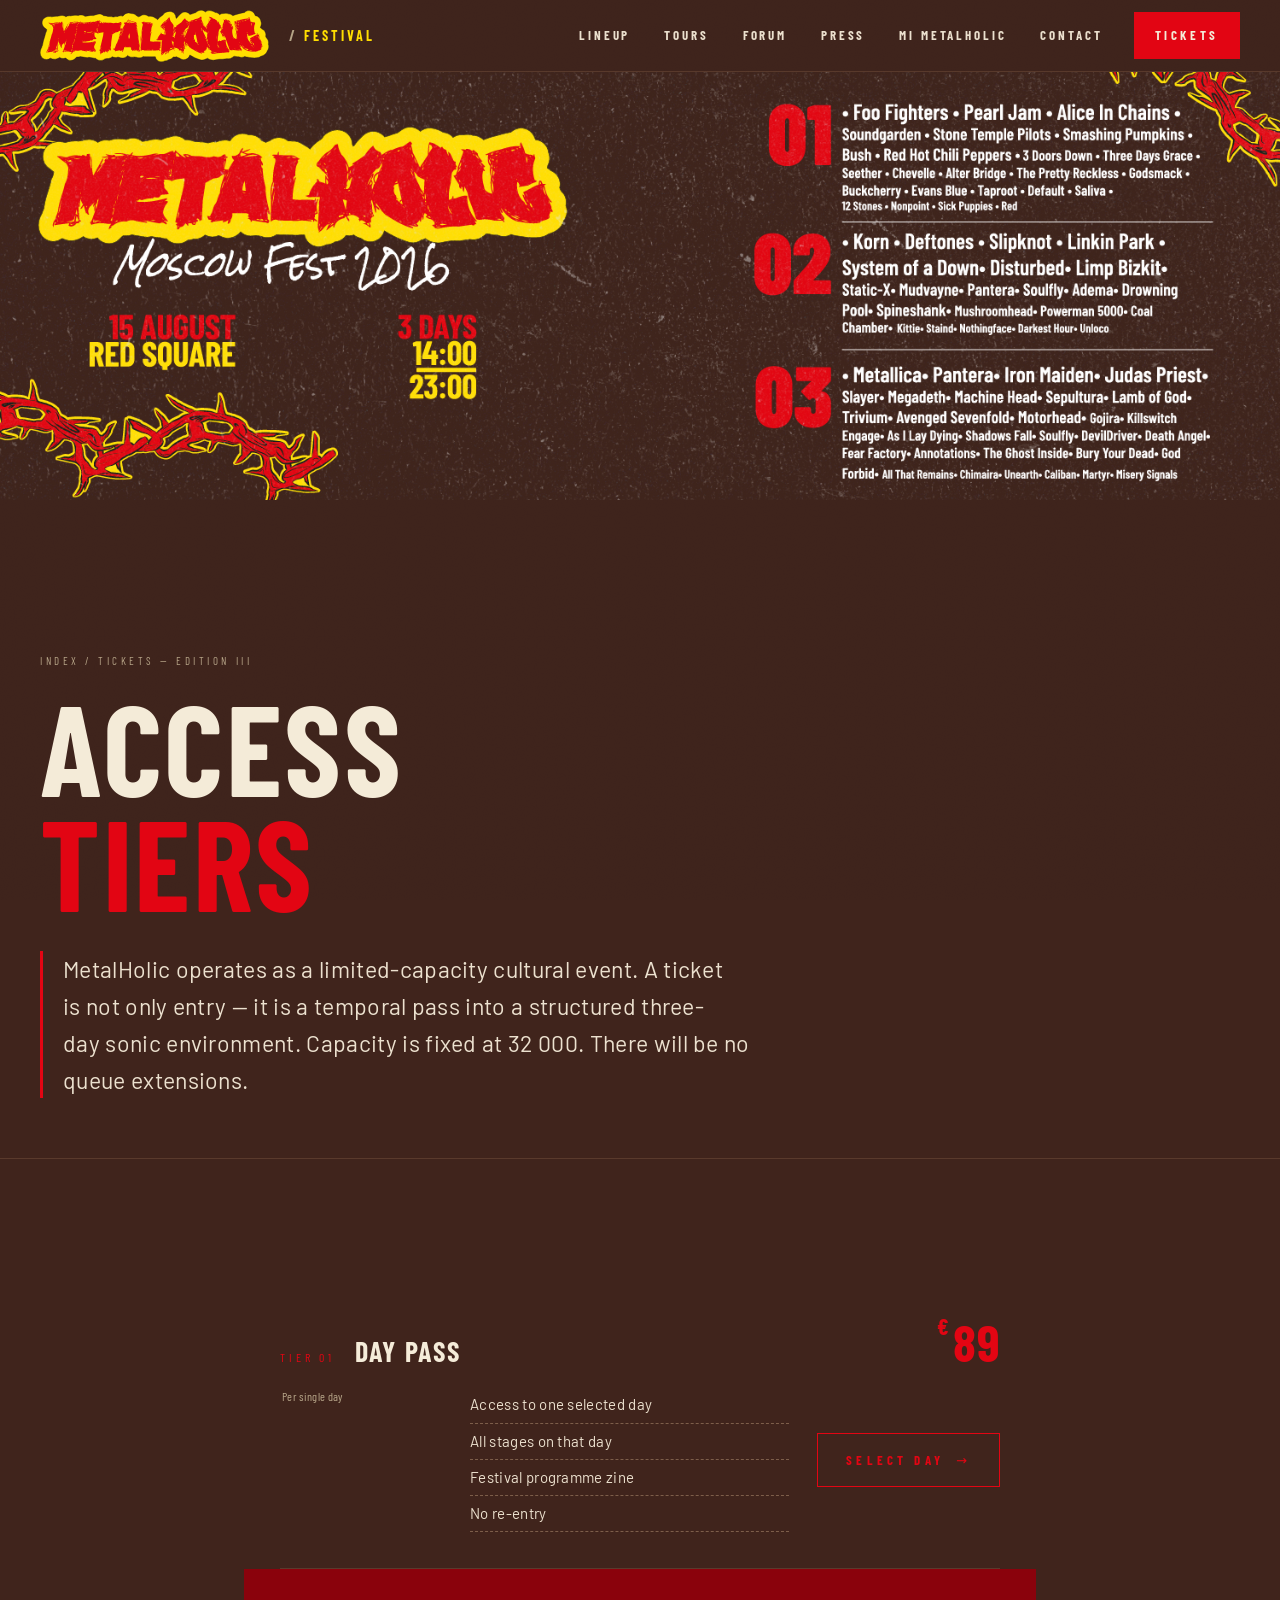
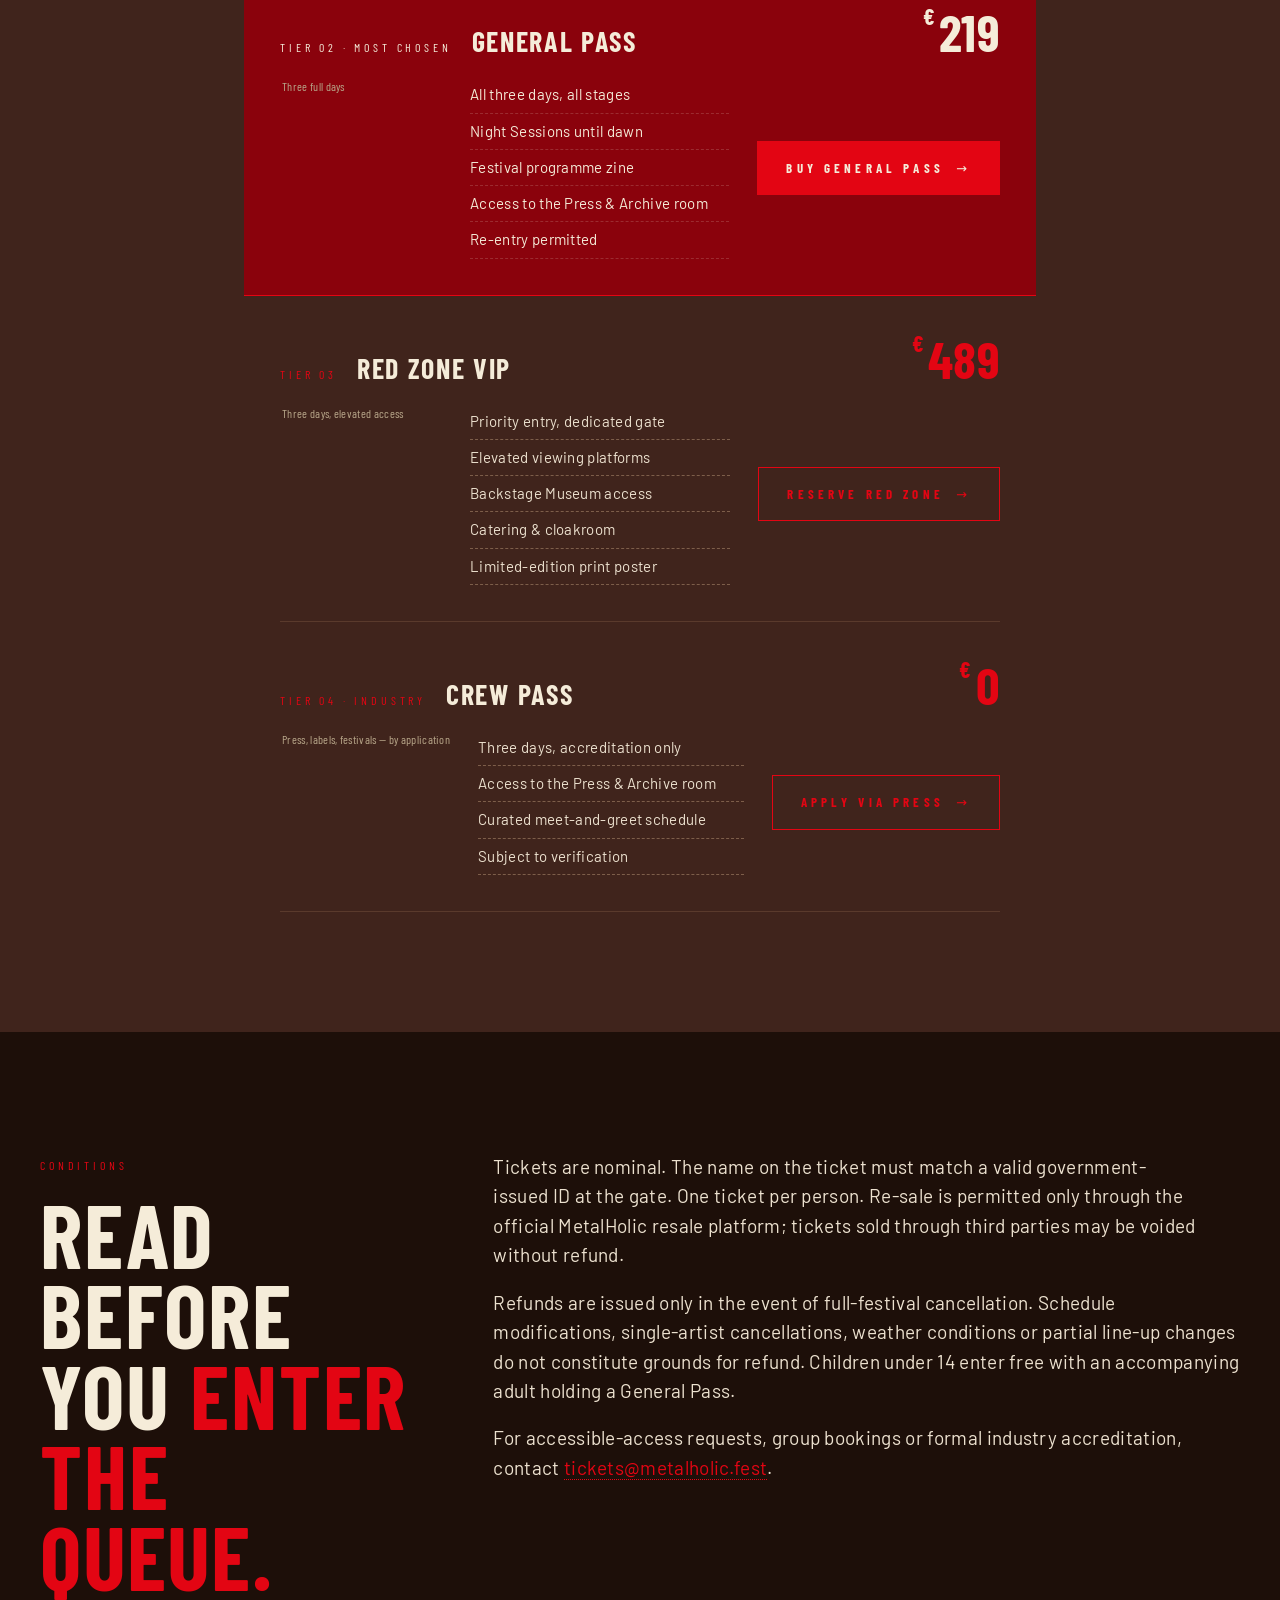
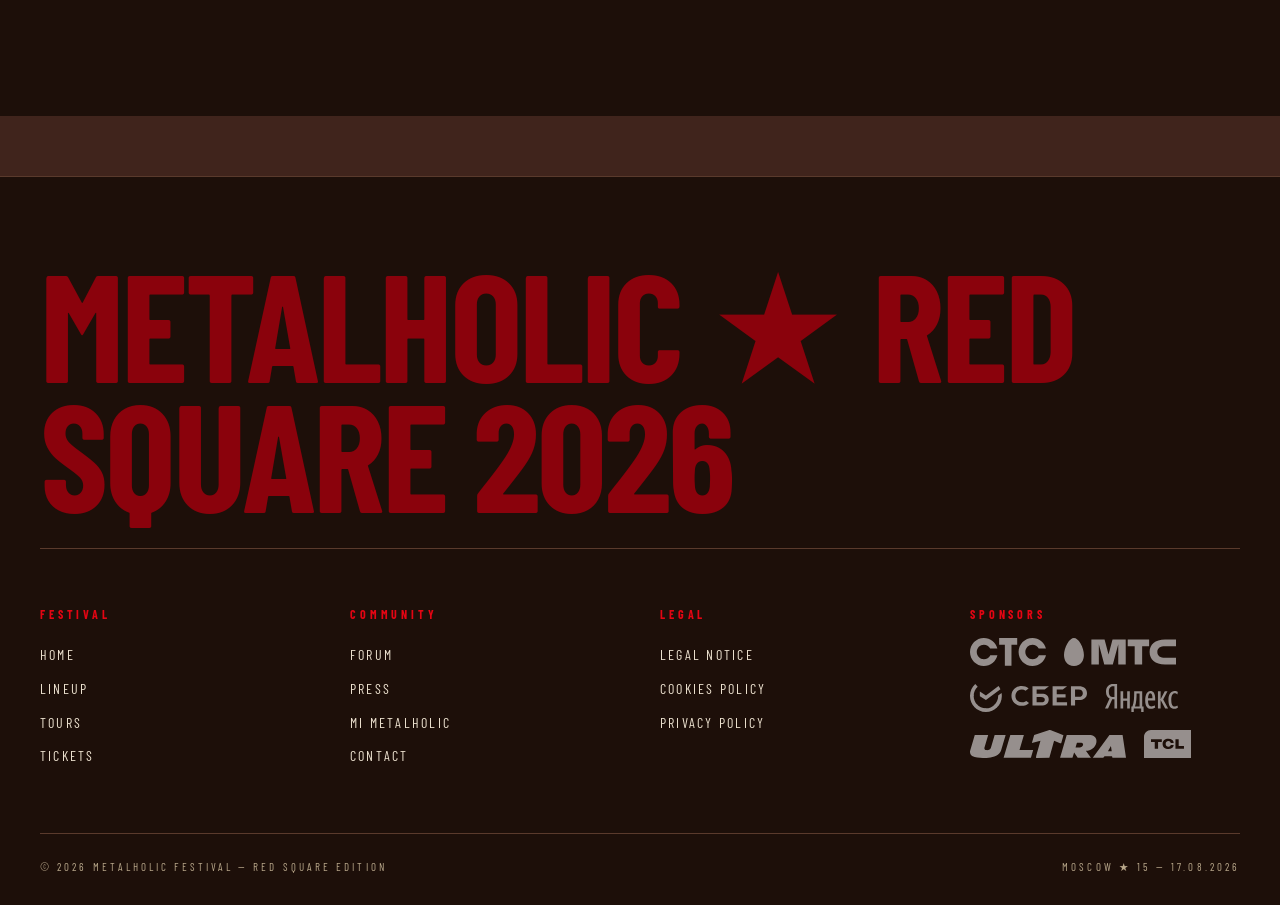
<file: tickets.html>
<!DOCTYPE html>
<html lang="en">
<head>
<meta charset="UTF-8">
<meta name="viewport" content="width=device-width, initial-scale=1.0">
<title>Tickets — MetalHolic Festival</title>
<meta name="description" content="MetalHolic Festival 2026 tickets — General Pass, Day Pass, Red Zone, Crew Pass.">
<link rel="icon" href="assets/logo/SVG/MH_Regular.svg" type="image/svg+xml">
<link rel="stylesheet" href="styles.css">
<link rel="preconnect" href="https://fonts.googleapis.com">
<link rel="preconnect" href="https://fonts.gstatic.com" crossorigin>
<link href="https://fonts.googleapis.com/css2?family=Barlow:wght@400;500;700&family=Barlow+Condensed:wght@300;400;500;700&family=Rock+Salt&display=swap" rel="stylesheet">
</head>
<body>

<header class="header">
  <div class="header-left">
    <a class="logo" href="index.html">
      <img src="assets/logo/SVG/Secondary_Horizontal.svg" alt="MetalHolic Festival">
    </a>
    <button class="menu-btn" id="menuBtn" aria-label="Open menu">Festival</button>
  </div>
  <button class="menu-toggle" id="menuToggle" aria-label="Open menu">≡</button>
  <nav class="nav" id="navMenu">
    <a href="lineup.html">Lineup</a>
    <a href="tours.html">Tours</a>
    <a href="forum.html">Forum</a>
    <a href="press.html">Press</a>
    <a href="about.html">Mi MetalHolic</a>
    <a href="contact.html">Contact</a>
    <a href="tickets.html" class="ticket-btn">Tickets</a>
  </nav>
</header>

<div class="fullscreen-menu" id="fullscreenMenu">
  <button class="fullscreen-close" id="fullscreenClose" aria-label="Close menu">✕</button>
  <nav class="fullscreen-nav">
    <div class="fs-category">
      <span class="fs-cat-head"><span class="slash">/</span>Festival</span>
      <div class="fs-cat-items">
        <a href="index.html">Home</a>
        <a href="lineup.html">Lineup</a>
        <a href="tours.html">Tours</a>
        <a href="tickets.html">Tickets</a>
      </div>
    </div>
    <div class="fs-category">
      <span class="fs-cat-head"><span class="slash">/</span>Community</span>
      <div class="fs-cat-items">
        <a href="forum.html">Forum</a>
        <a href="press.html">Press</a>
        <a href="about.html">Mi MetalHolic</a>
        <a href="contact.html">Contact</a>
      </div>
    </div>
    <div class="fs-category">
      <span class="fs-cat-head"><span class="slash">/</span>Legal</span>
      <div class="fs-cat-items">
        <a href="legal-notice.html">Legal Notice</a>
        <a href="cookies.html">Cookies Policy</a>
        <a href="privacy.html">Privacy Policy</a>
      </div>
    </div>
  </nav>
  <div class="fullscreen-sponsors">
    <span class="fullscreen-label">Partners</span>
    <div class="sponsors">
      <img src="assets/logo/BLANCO/SVG/STS_Blanco.svg" alt="STS">
      <img src="assets/logo/BLANCO/SVG/MTS_Blanco.svg" alt="MTS">
      <img src="assets/logo/BLANCO/SVG/SBER_Blanco.svg" alt="Sber">
      <img src="assets/logo/BLANCO/SVG/YANDEX_Blanco.svg" alt="Yandex">
      <img src="assets/logo/BLANCO/SVG/ULTRA_Blanco.svg" alt="Ultra">
      <img src="assets/logo/BLANCO/SVG/TCL_Blanco.svg" alt="TCL">
    </div>
  </div>
</div>

<section class="hero tickets-hero">
  <img src="assets/images/Banner_Artists_1.webp" alt="MetalHolic Festival — Tickets">
</section>

<section class="page-head">
  <div class="container">
    <div class="crumbs">Index / Tickets — Edition III</div>
    <h1>Access<br><span class="accent">Tiers</span></h1>
    <p class="lede">MetalHolic operates as a limited-capacity cultural event. A ticket is not only entry — it is a temporal pass into a structured three-day sonic environment. Capacity is fixed at 32 000. There will be no queue extensions.</p>
  </div>
</section>

<section class="section section--brown">
  <div class="container">
    <div class="ticket-vertical">

      <article class="ticket-row">
        <div class="ticket-row-head">
          <span class="eyebrow">Tier 01</span>
          <h3 class="ticket-name">Day Pass</h3>
          <div class="ticket-price"><span class="cur">€</span>89</div>
        </div>
        <div class="ticket-row-desc">
          <span class="card-meta">Per single day</span>
          <ul>
            <li>Access to one selected day</li>
            <li>All stages on that day</li>
            <li>Festival programme zine</li>
            <li>No re-entry</li>
          </ul>
          <a href="#purchase" class="btn btn-outline">Select day</a>
        </div>
      </article>

      <article class="ticket-row featured">
        <div class="ticket-row-head">
          <span class="eyebrow" style="color: var(--c-paper);">Tier 02 · Most chosen</span>
          <h3 class="ticket-name">General Pass</h3>
          <div class="ticket-price"><span class="cur">€</span>219</div>
        </div>
        <div class="ticket-row-desc">
          <span class="card-meta">Three full days</span>
          <ul>
            <li>All three days, all stages</li>
            <li>Night Sessions until dawn</li>
            <li>Festival programme zine</li>
            <li>Access to the Press &amp; Archive room</li>
            <li>Re-entry permitted</li>
          </ul>
          <a href="#purchase" class="btn">Buy general pass</a>
        </div>
      </article>

      <article class="ticket-row">
        <div class="ticket-row-head">
          <span class="eyebrow">Tier 03</span>
          <h3 class="ticket-name">Red Zone VIP</h3>
          <div class="ticket-price"><span class="cur">€</span>489</div>
        </div>
        <div class="ticket-row-desc">
          <span class="card-meta">Three days, elevated access</span>
          <ul>
            <li>Priority entry, dedicated gate</li>
            <li>Elevated viewing platforms</li>
            <li>Backstage Museum access</li>
            <li>Catering &amp; cloakroom</li>
            <li>Limited-edition print poster</li>
          </ul>
          <a href="#purchase" class="btn btn-outline">Reserve red zone</a>
        </div>
      </article>

      <article class="ticket-row">
        <div class="ticket-row-head">
          <span class="eyebrow">Tier 04 · Industry</span>
          <h3 class="ticket-name">Crew Pass</h3>
          <div class="ticket-price"><span class="cur">€</span>0</div>
        </div>
        <div class="ticket-row-desc">
          <span class="card-meta">Press, labels, festivals — by application</span>
          <ul>
            <li>Three days, accreditation only</li>
            <li>Access to the Press &amp; Archive room</li>
            <li>Curated meet-and-greet schedule</li>
            <li>Subject to verification</li>
          </ul>
          <a href="press.html" class="btn btn-outline">Apply via press</a>
        </div>
      </article>

    </div>
  </div>
</section>

<section class="section section--brown-deep" id="purchase">
  <div class="container editorial">
    <div class="editorial-title">
      <span class="eyebrow">Conditions</span>
      <h2>Read before you <span class="accent">enter the queue.</span></h2>
    </div>
    <div class="editorial-body">
      <p class="serif">Tickets are nominal. The name on the ticket must match a valid government-issued ID at the gate. One ticket per person. Re-sale is permitted only through the official MetalHolic resale platform; tickets sold through third parties may be voided without refund.</p>
      <p class="serif">Refunds are issued only in the event of full-festival cancellation. Schedule modifications, single-artist cancellations, weather conditions or partial line-up changes do not constitute grounds for refund. Children under 14 enter free with an accompanying adult holding a General Pass.</p>
      <p class="serif">For accessible-access requests, group bookings or formal industry accreditation, contact <a href="mailto:tickets@metalholic.fest" style="color: var(--c-red-bright); border-bottom: 1px dotted var(--c-red);">tickets@metalholic.fest</a>.</p>
    </div>
  </div>
</section>

<footer class="footer">
  <div class="container">
    <div class="footer-mark">METALHOLIC ★ RED SQUARE 2026</div>
    <div class="footer-top">
      <div class="footer-column"><h4>Festival</h4><a href="index.html">Home</a><a href="lineup.html">Lineup</a><a href="tours.html">Tours</a><a href="tickets.html">Tickets</a></div>
      <div class="footer-column"><h4>Community</h4><a href="forum.html">Forum</a><a href="press.html">Press</a><a href="about.html">Mi MetalHolic</a><a href="contact.html">Contact</a></div>
      <div class="footer-column"><h4>Legal</h4><a href="legal-notice.html">Legal Notice</a><a href="cookies.html">Cookies Policy</a><a href="privacy.html">Privacy Policy</a></div>
      <div class="footer-column"><h4>Sponsors</h4>
        <div class="sponsors">
          <img src="assets/logo/BLANCO/SVG/STS_Blanco.svg" alt="STS"><img src="assets/logo/BLANCO/SVG/MTS_Blanco.svg" alt="MTS">
          <img src="assets/logo/BLANCO/SVG/SBER_Blanco.svg" alt="Sber"><img src="assets/logo/BLANCO/SVG/YANDEX_Blanco.svg" alt="Yandex">
          <img src="assets/logo/BLANCO/SVG/ULTRA_Blanco.svg" alt="Ultra"><img src="assets/logo/BLANCO/SVG/TCL_Blanco.svg" alt="TCL">
        </div>
      </div>
    </div>
    <div class="footer-bottom">
      <span>© 2026 MetalHolic Festival — Red Square Edition</span>
      <span>Moscow ★ 15 — 17.08.2026</span>
    </div>
  </div>
</footer>
<script src="main.js"></script>
</body>
</html>
</file>
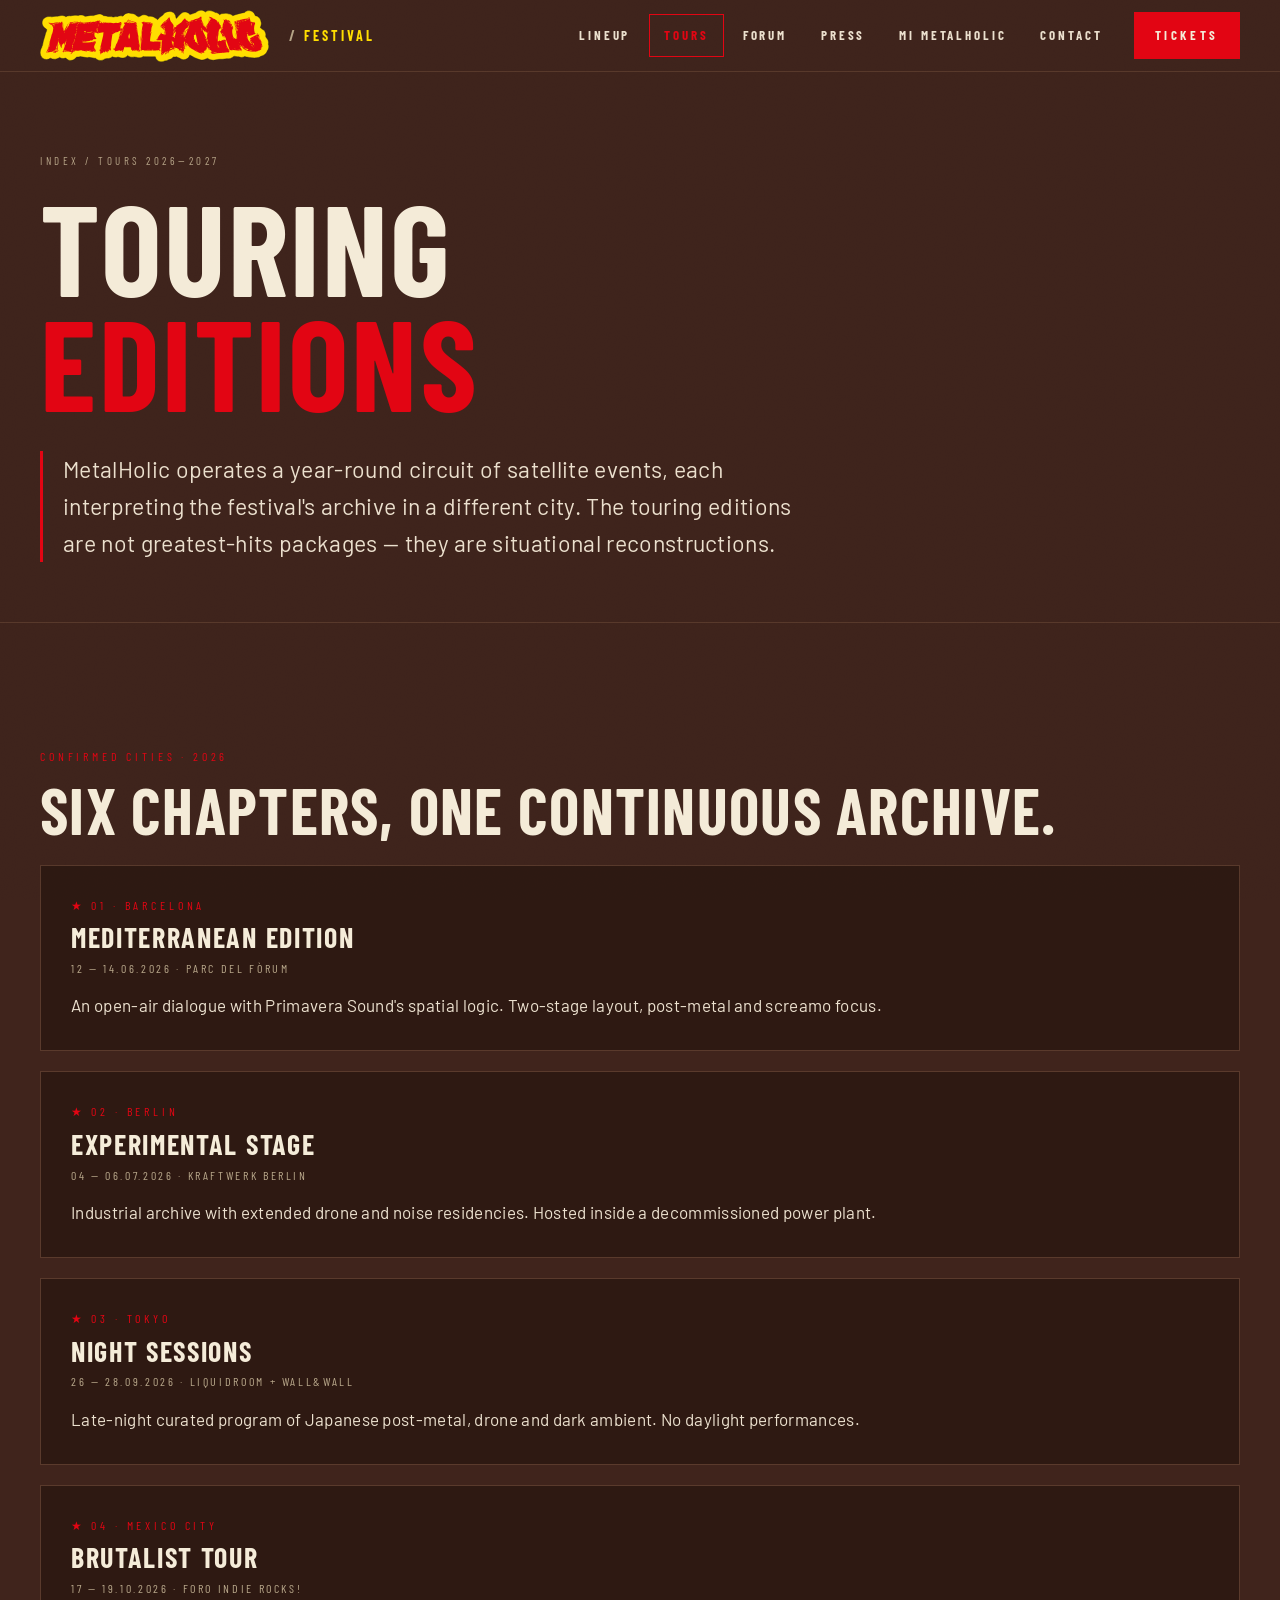
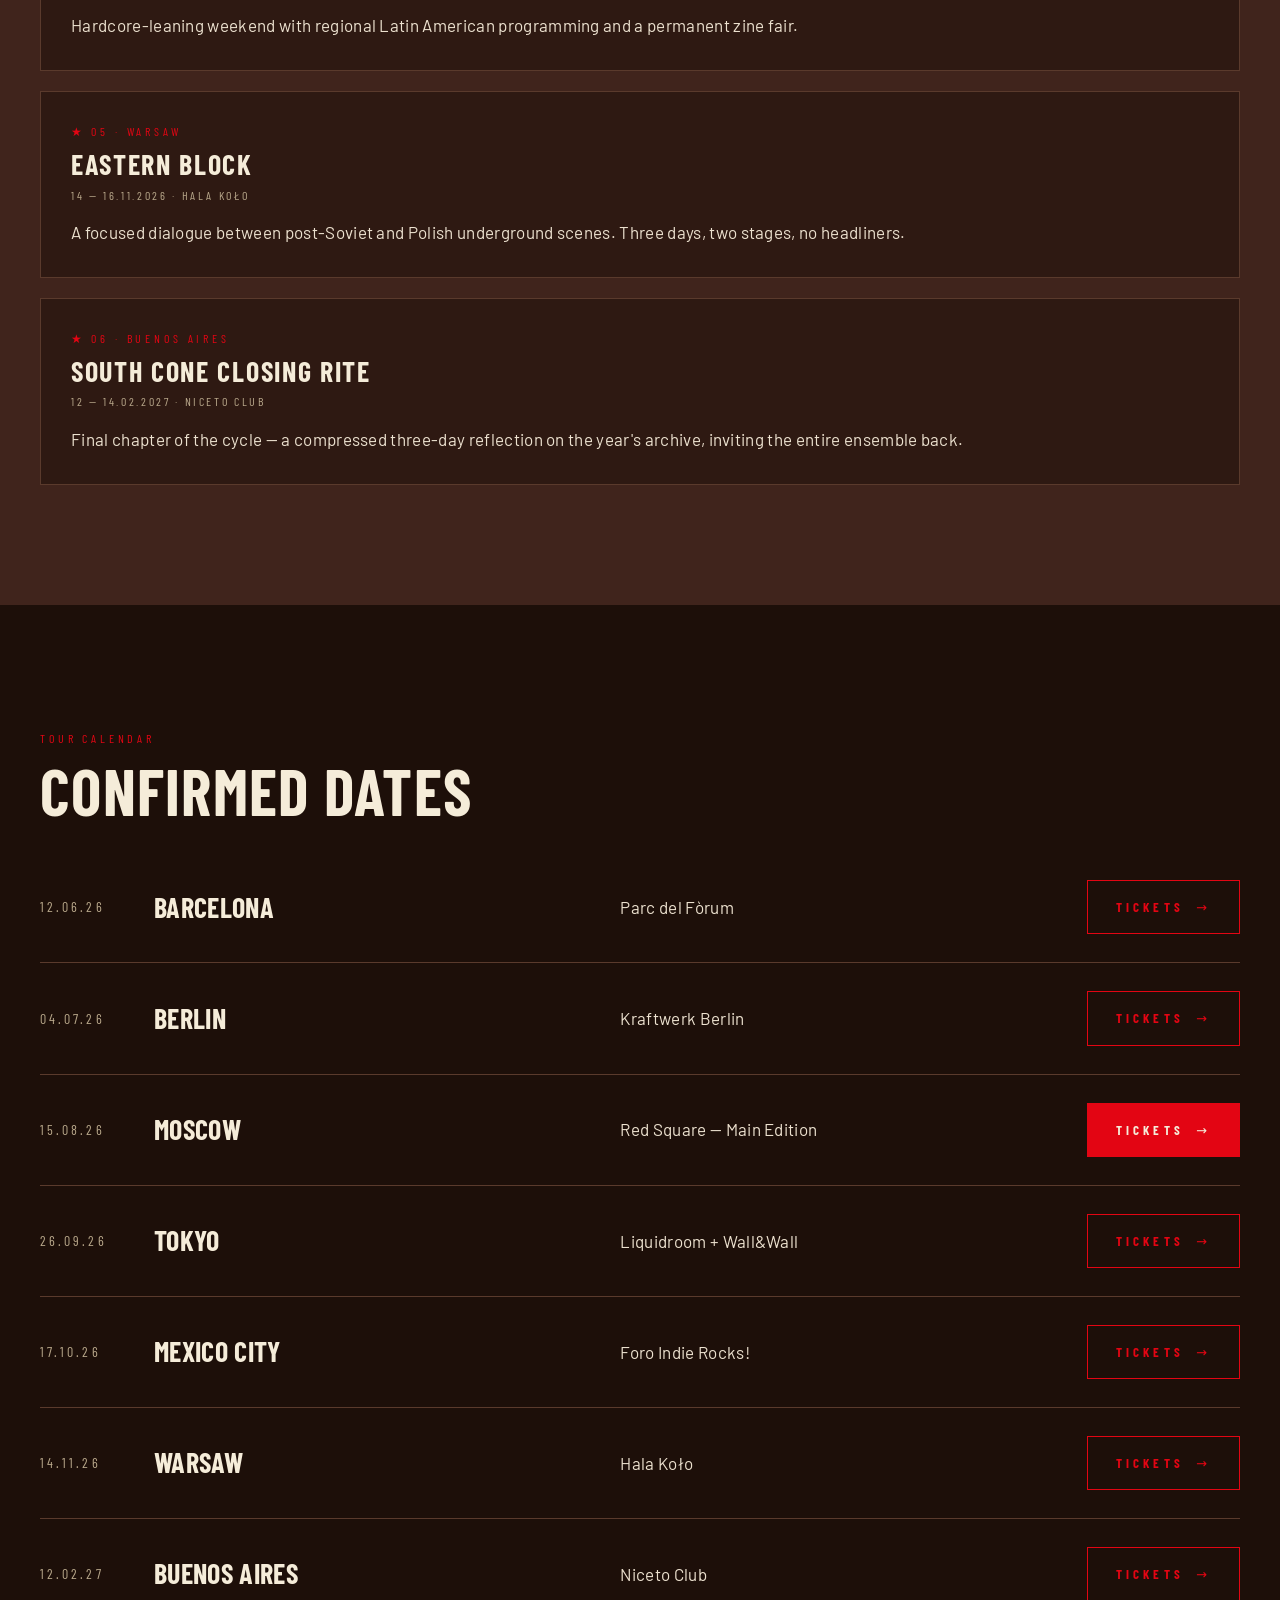
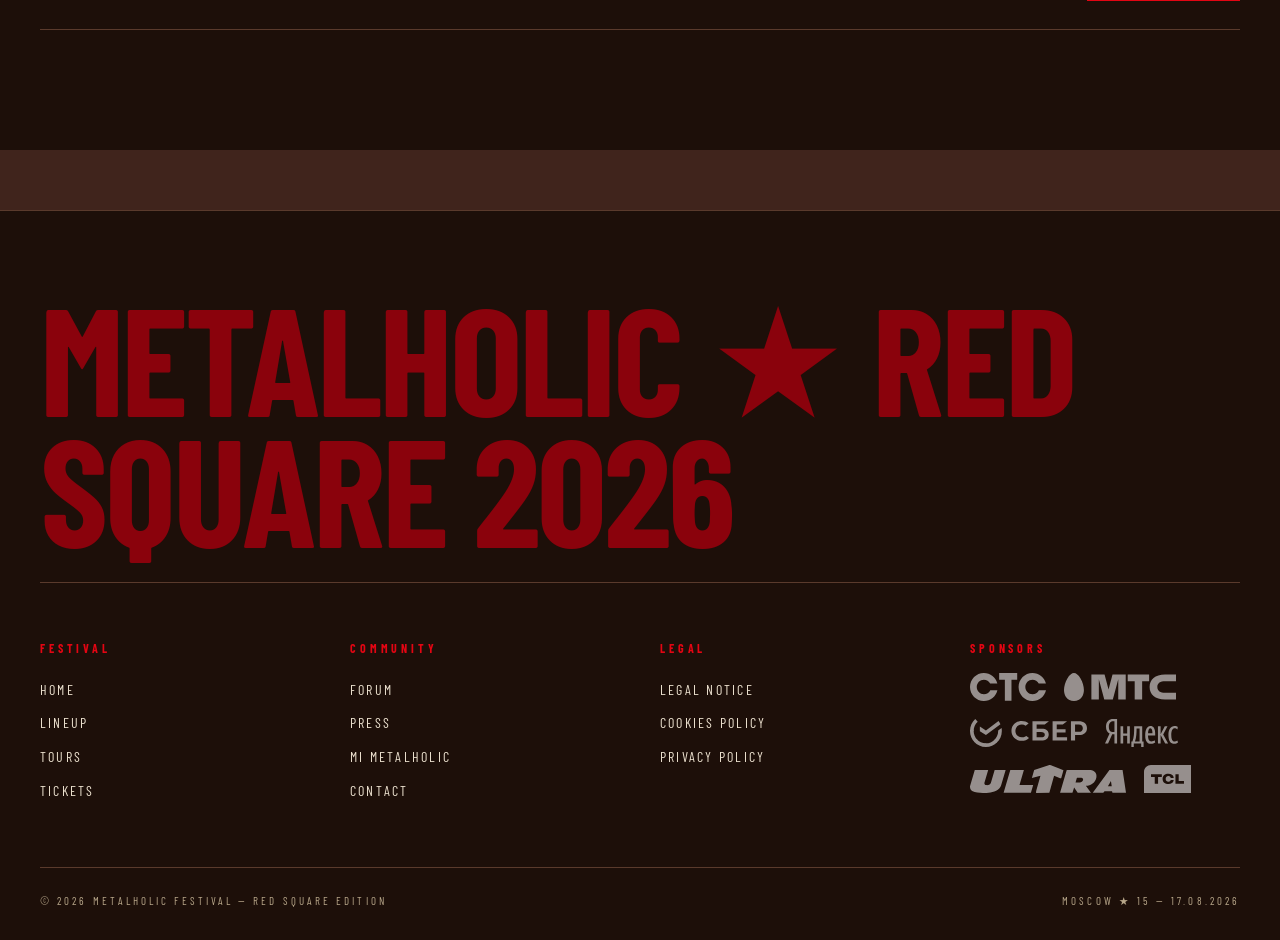
<file: tours.html>
<!DOCTYPE html>
<html lang="en">
<head>
<meta charset="UTF-8">
<meta name="viewport" content="width=device-width, initial-scale=1.0">
<title>Tours — MetalHolic Festival</title>
<meta name="description" content="MetalHolic touring editions and satellite shows in Barcelona, Berlin, Tokyo, Mexico City and beyond.">
<link rel="icon" href="assets/logo/SVG/MH_Regular.svg" type="image/svg+xml">
<link rel="stylesheet" href="styles.css">
<link rel="preconnect" href="https://fonts.googleapis.com">
<link rel="preconnect" href="https://fonts.gstatic.com" crossorigin>
<link href="https://fonts.googleapis.com/css2?family=Barlow:wght@400;500;700&family=Barlow+Condensed:wght@300;400;500;700&family=Rock+Salt&display=swap" rel="stylesheet">
</head>
<body>

<header class="header">
  <div class="header-left">
    <a class="logo" href="index.html">
      <img src="assets/logo/SVG/Secondary_Horizontal.svg" alt="MetalHolic Festival">
    </a>
    <button class="menu-btn" id="menuBtn" aria-label="Open menu">Festival</button>
  </div>
  <button class="menu-toggle" id="menuToggle" aria-label="Open menu">≡</button>
  <nav class="nav" id="navMenu">
    <a href="lineup.html">Lineup</a>
    <a href="tours.html">Tours</a>
    <a href="forum.html">Forum</a>
    <a href="press.html">Press</a>
    <a href="about.html">Mi MetalHolic</a>
    <a href="contact.html">Contact</a>
    <a href="tickets.html" class="ticket-btn">Tickets</a>
  </nav>
</header>

<div class="fullscreen-menu" id="fullscreenMenu">
  <button class="fullscreen-close" id="fullscreenClose" aria-label="Close menu">✕</button>
  <nav class="fullscreen-nav">
    <div class="fs-category">
      <span class="fs-cat-head"><span class="slash">/</span>Festival</span>
      <div class="fs-cat-items">
        <a href="index.html">Home</a>
        <a href="lineup.html">Lineup</a>
        <a href="tours.html">Tours</a>
        <a href="tickets.html">Tickets</a>
      </div>
    </div>
    <div class="fs-category">
      <span class="fs-cat-head"><span class="slash">/</span>Community</span>
      <div class="fs-cat-items">
        <a href="forum.html">Forum</a>
        <a href="press.html">Press</a>
        <a href="about.html">Mi MetalHolic</a>
        <a href="contact.html">Contact</a>
      </div>
    </div>
    <div class="fs-category">
      <span class="fs-cat-head"><span class="slash">/</span>Legal</span>
      <div class="fs-cat-items">
        <a href="legal-notice.html">Legal Notice</a>
        <a href="cookies.html">Cookies Policy</a>
        <a href="privacy.html">Privacy Policy</a>
      </div>
    </div>
  </nav>
  <div class="fullscreen-sponsors">
    <span class="fullscreen-label">Partners</span>
    <div class="sponsors">
      <img src="assets/logo/BLANCO/SVG/STS_Blanco.svg" alt="STS">
      <img src="assets/logo/BLANCO/SVG/MTS_Blanco.svg" alt="MTS">
      <img src="assets/logo/BLANCO/SVG/SBER_Blanco.svg" alt="Sber">
      <img src="assets/logo/BLANCO/SVG/YANDEX_Blanco.svg" alt="Yandex">
      <img src="assets/logo/BLANCO/SVG/ULTRA_Blanco.svg" alt="Ultra">
      <img src="assets/logo/BLANCO/SVG/TCL_Blanco.svg" alt="TCL">
    </div>
  </div>
</div>

<section class="page-head">
  <div class="container">
    <div class="crumbs">Index / Tours 2026—2027</div>
    <h1>Touring<br><span class="accent">Editions</span></h1>
    <p class="lede">MetalHolic operates a year-round circuit of satellite events, each interpreting the festival's archive in a different city. The touring editions are not greatest-hits packages — they are situational reconstructions.</p>
  </div>
</section>

<section class="section section--brown">
  <div class="container">
    <span class="eyebrow">Confirmed cities · 2026</span>
    <h2 style="margin: 12px 0 24px;">Six chapters, one continuous archive.</h2>

    <div class="card-stack">
      <article class="card">
        <span class="card-num">★ 01 · BARCELONA</span>
        <h3>Mediterranean Edition</h3>
        <div class="card-meta">12 — 14.06.2026 · Parc del Fòrum</div>
        <p>An open-air dialogue with Primavera Sound's spatial logic. Two-stage layout, post-metal and screamo focus.</p>
      </article>
      <article class="card">
        <span class="card-num">★ 02 · BERLIN</span>
        <h3>Experimental Stage</h3>
        <div class="card-meta">04 — 06.07.2026 · Kraftwerk Berlin</div>
        <p>Industrial archive with extended drone and noise residencies. Hosted inside a decommissioned power plant.</p>
      </article>
      <article class="card">
        <span class="card-num">★ 03 · TOKYO</span>
        <h3>Night Sessions</h3>
        <div class="card-meta">26 — 28.09.2026 · Liquidroom + Wall&amp;Wall</div>
        <p>Late-night curated program of Japanese post-metal, drone and dark ambient. No daylight performances.</p>
      </article>
      <article class="card">
        <span class="card-num">★ 04 · MEXICO CITY</span>
        <h3>Brutalist Tour</h3>
        <div class="card-meta">17 — 19.10.2026 · Foro Indie Rocks!</div>
        <p>Hardcore-leaning weekend with regional Latin American programming and a permanent zine fair.</p>
      </article>
      <article class="card">
        <span class="card-num">★ 05 · WARSAW</span>
        <h3>Eastern Block</h3>
        <div class="card-meta">14 — 16.11.2026 · Hala Koło</div>
        <p>A focused dialogue between post-Soviet and Polish underground scenes. Three days, two stages, no headliners.</p>
      </article>
      <article class="card">
        <span class="card-num">★ 06 · BUENOS AIRES</span>
        <h3>South Cone Closing Rite</h3>
        <div class="card-meta">12 — 14.02.2027 · Niceto Club</div>
        <p>Final chapter of the cycle — a compressed three-day reflection on the year's archive, inviting the entire ensemble back.</p>
      </article>
    </div>
  </div>
</section>

<section class="section section--brown-deep">
  <div class="container">
    <span class="eyebrow">Tour calendar</span>
    <h2 style="margin: 12px 0 30px;">Confirmed dates</h2>
    <div class="tour-row"><span class="date">12.06.26</span><span class="city">Barcelona</span><span class="venue">Parc del Fòrum</span><a class="btn btn-outline" href="tickets.html">Tickets</a></div>
    <div class="tour-row"><span class="date">04.07.26</span><span class="city">Berlin</span><span class="venue">Kraftwerk Berlin</span><a class="btn btn-outline" href="tickets.html">Tickets</a></div>
    <div class="tour-row"><span class="date">15.08.26</span><span class="city">Moscow</span><span class="venue">Red Square — Main Edition</span><a class="btn" href="tickets.html">Tickets</a></div>
    <div class="tour-row"><span class="date">26.09.26</span><span class="city">Tokyo</span><span class="venue">Liquidroom + Wall&amp;Wall</span><a class="btn btn-outline" href="tickets.html">Tickets</a></div>
    <div class="tour-row"><span class="date">17.10.26</span><span class="city">Mexico City</span><span class="venue">Foro Indie Rocks!</span><a class="btn btn-outline" href="tickets.html">Tickets</a></div>
    <div class="tour-row"><span class="date">14.11.26</span><span class="city">Warsaw</span><span class="venue">Hala Koło</span><a class="btn btn-outline" href="tickets.html">Tickets</a></div>
    <div class="tour-row"><span class="date">12.02.27</span><span class="city">Buenos Aires</span><span class="venue">Niceto Club</span><a class="btn btn-outline" href="tickets.html">Tickets</a></div>
  </div>
</section>

<footer class="footer">
  <div class="container">
    <div class="footer-mark">METALHOLIC ★ RED SQUARE 2026</div>
    <div class="footer-top">
      <div class="footer-column"><h4>Festival</h4><a href="index.html">Home</a><a href="lineup.html">Lineup</a><a href="tours.html">Tours</a><a href="tickets.html">Tickets</a></div>
      <div class="footer-column"><h4>Community</h4><a href="forum.html">Forum</a><a href="press.html">Press</a><a href="about.html">Mi MetalHolic</a><a href="contact.html">Contact</a></div>
      <div class="footer-column"><h4>Legal</h4><a href="legal-notice.html">Legal Notice</a><a href="cookies.html">Cookies Policy</a><a href="privacy.html">Privacy Policy</a></div>
      <div class="footer-column"><h4>Sponsors</h4>
        <div class="sponsors">
          <img src="assets/logo/BLANCO/SVG/STS_Blanco.svg" alt="STS"><img src="assets/logo/BLANCO/SVG/MTS_Blanco.svg" alt="MTS">
          <img src="assets/logo/BLANCO/SVG/SBER_Blanco.svg" alt="Sber"><img src="assets/logo/BLANCO/SVG/YANDEX_Blanco.svg" alt="Yandex">
          <img src="assets/logo/BLANCO/SVG/ULTRA_Blanco.svg" alt="Ultra"><img src="assets/logo/BLANCO/SVG/TCL_Blanco.svg" alt="TCL">
        </div>
      </div>
    </div>
    <div class="footer-bottom">
      <span>© 2026 MetalHolic Festival — Red Square Edition</span>
      <span>Moscow ★ 15 — 17.08.2026</span>
    </div>
  </div>
</footer>
<script src="main.js"></script>
</body>
</html>
</file>
<file: styles.css>
/* ============================================================
   METALHOLIC FESTIVAL — RED SQUARE EDITION
   Modular stylesheet
   1. Tokens
   2. Reset / Base
   3. Typography
   4. Layout primitives
   5. Header / Navigation
   6. Hero
   7. Editorial sections / Capitular
   8. Live + lineup blocks
   9. Cards (tour / ticket / press)
  10. Forum (phpBB inspired)
  11. Forms
  12. Footer
  13. Buttons / Tags / Utilities
  14. Responsive
   ============================================================ */

/* ---------- 1. TOKENS ---------- */
:root {
  --c-bg:          #40241c;       /* festival brown background */
  --c-bg-2:        #2e1912;       /* darker brown for cards */
  --c-brown:       #40241c;       /* alias of bg, for legacy classes */
  --c-brown-deep:  #1d0f09;       /* near-black brown for hero / footer */
  --c-brown-mid:   #5a3525;
  --c-paper:       #f5ecd9;       /* dirty white */
  --c-paper-dim:   #d8c9b0;
  --c-paper-soft:  #faf2e2;
  --c-red:         #e30513;       /* primary energy / emotion */
  --c-red-bright:  #e30513;
  --c-red-burn:    #8a020c;
  --c-yellow:      #ffde00;       /* primary — highlight / attention */
  --c-yellow-deep: #d4b800;
  --c-text:        #ece1cf;
  --c-text-dim:    #b8a78a;
  --c-line:        #5a3a2c;
  --c-line-soft:   #7d5e4a;

  --f-display: "Barlow Condensed", "Arial Narrow", system-ui, sans-serif;
  --f-body:    "Barlow", "Helvetica Neue", Arial, sans-serif;
  --f-accent:  "Rock Salt", "Permanent Marker", "Comic Sans MS", cursive;

  --max-width: 1280px;
  --gutter:    40px;
  --header-h:  72px;

  --grain: url("data:image/svg+xml;utf8,<svg xmlns='http://www.w3.org/2000/svg' width='220' height='220'><filter id='n'><feTurbulence type='fractalNoise' baseFrequency='0.9' numOctaves='2' stitchTiles='stitch'/><feColorMatrix values='0 0 0 0 0 0 0 0 0 0 0 0 0 0 0 0 0 0 0.16 0'/></filter><rect width='100%25' height='100%25' filter='url(%23n)'/></svg>");
}

/* ---------- 2. RESET / BASE ---------- */
*, *::before, *::after { margin: 0; padding: 0; box-sizing: border-box; }

html { scroll-behavior: smooth; }

body {
  font-family: var(--f-display);
  background: var(--c-bg);
  color: var(--c-text);
  line-height: 1.55;
  overflow-x: hidden;
  -webkit-font-smoothing: antialiased;
  letter-spacing: 0.02em;
}

body::before {
  content: "";
  position: fixed;
  inset: 0;
  pointer-events: none;
  background-image: var(--grain);
  background-size: 220px 220px;
  opacity: 0.25;
  mix-blend-mode: overlay;
  z-index: 9999;
}

img { display: block; max-width: 100%; height: auto; }
a   { color: inherit; text-decoration: none; }
ul, ol { list-style: none; }

::selection { background: var(--c-red); color: var(--c-paper); }

/* ---------- 3. TYPOGRAPHY ---------- */
.serif { font-family: var(--f-body); font-weight: 400; }

h1, h2, h3, h4, h5, h6 {
  font-family: var(--f-display);
  font-weight: 700;
  text-transform: uppercase;
  letter-spacing: 0.02em;
  line-height: 0.95;
  color: var(--c-paper);
}

h1 { font-size: clamp(48px, 9vw, 140px); }
h2 { font-size: clamp(34px, 5vw, 64px); }
h3 { font-size: clamp(20px, 2.4vw, 28px); letter-spacing: 0.06em; }
h4 { font-size: 14px; letter-spacing: 0.18em; }

p  { font-family: var(--f-body); font-size: 18px; line-height: 1.55; color: var(--c-text); text-wrap: pretty; }

.eyebrow {
  font-family: var(--f-display);
  text-transform: uppercase;
  letter-spacing: 0.32em;
  font-size: 12px;
  color: var(--c-red-bright);
  display: inline-block;
}
.eyebrow.yellow { color: var(--c-yellow); }

.accent-script {
  font-family: var(--f-accent);
  color: var(--c-yellow);
  font-size: 0.9em;
  letter-spacing: 0;
  text-transform: none;
  line-height: 1.2;
}

.capitular {
  padding-left: 80px;
  position: relative;
}
.capitular p:first-of-type::first-letter {
  font-family: var(--f-display);
  font-weight: 400;
  font-size: 96px;
  float: left;
  line-height: 0.85;
  margin-left: -80px;
  color: var(--c-red-bright);
  text-transform: uppercase;
}

.rule {
  height: 1px;
  background: var(--c-line);
  margin: 40px 0;
}
.rule.thick { height: 4px; background: var(--c-red); }

/* ---------- 4. LAYOUT ---------- */
.container {
  max-width: var(--max-width);
  margin: 0 auto;
  padding: 0 var(--gutter);
}
.section {
  padding: 120px 0;
  position: relative;
}
.section.tight { padding: 60px 0; }

.grid-2 { display: grid; grid-template-columns: 1fr 1fr; gap: 60px; }
.grid-3 { display: grid; grid-template-columns: repeat(3, 1fr); gap: 32px; }
.grid-4 { display: grid; grid-template-columns: repeat(4, 1fr); gap: 24px; }

.editorial {
  display: grid;
  grid-template-columns: 1fr 2fr;
  gap: 80px;
  align-items: start;
}
.editorial.flip { grid-template-columns: 2fr 1fr; }

/* ---------- 5. HEADER / NAV ---------- */
.header {
  position: fixed;
  top: 0; left: 0; right: 0;
  z-index: 1000;
  height: var(--header-h);
  display: flex;
  align-items: center;
  justify-content: space-between;
  padding: 0 var(--gutter);
  background: var(--c-bg);
  border-bottom: 1px solid var(--c-line);
}

.logo {
  display: flex;
  align-items: center;
  background: none;
  border: none;
  padding: 0;
  color: var(--c-paper);
}
.logo img { height: 52px; width: auto; transition: opacity .2s ease; }
.logo:hover img { opacity: .6; }

.header-left {
  display: flex;
  align-items: center;
  gap: 0;
}
.menu-btn {
  font-family: var(--f-display);
  font-weight: 700;
  font-size: 14px;
  letter-spacing: 0.22em;
  text-transform: uppercase;
  color: var(--c-yellow);
  background: none;
  border: none;
  cursor: pointer;
  padding: 10px 14px;
  margin-left: 6px;
  transition: color .2s ease;
}
.menu-btn::before { content: "/"; margin-right: 6px; color: var(--c-text-dim); }
.menu-btn:hover { color: var(--c-paper); }

.nav { display: flex; align-items: center; gap: 4px; }
.nav a {
  font-family: var(--f-display);
  font-weight: 700;
  font-size: 13px;
  letter-spacing: 0.22em;
  text-transform: uppercase;
  color: var(--c-text);
  padding: 10px 14px;
  border: 1px solid transparent;
  transition: color .2s ease, border-color .2s ease, background .2s ease;
}
.nav a:hover { color: var(--c-paper); border-color: var(--c-line); }
.nav a.active { color: var(--c-red-bright); border-color: var(--c-red); }

.ticket-btn {
  background: var(--c-red) !important;
  color: var(--c-paper) !important;
  border: 1px solid var(--c-red) !important;
  padding: 12px 20px !important;
  margin-left: 12px;
  letter-spacing: 0.28em !important;
}
.ticket-btn:hover {
  background: var(--c-paper) !important;
  color: var(--c-bg) !important;
  border-color: var(--c-paper) !important;
}

.menu-toggle {
  display: none;
  background: none;
  border: 1px solid var(--c-line);
  color: var(--c-paper);
  font-size: 20px;
  width: 40px;
  height: 40px;
  cursor: pointer;
  font-family: var(--f-display);
}

/* ---------- 5B. FULLSCREEN MENU ---------- */
.fullscreen-menu {
  position: fixed;
  inset: 0;
  z-index: 9997;
  background: var(--c-brown-deep);
  display: flex;
  flex-direction: column;
  justify-content: center;
  align-items: center;
  opacity: 0;
  pointer-events: none;
  transition: opacity .35s ease;
}
.fullscreen-menu.active {
  opacity: 1;
  pointer-events: auto;
}
.fullscreen-close {
  position: absolute;
  top: 20px;
  right: var(--gutter);
  width: 44px;
  height: 44px;
  background: none;
  border: 1px solid var(--c-line);
  color: var(--c-paper);
  font-size: 22px;
  cursor: pointer;
  display: grid;
  place-items: center;
  font-family: var(--f-display);
  transition: border-color .2s ease, color .2s ease;
}
.fullscreen-close:hover { border-color: var(--c-red); color: var(--c-red-bright); }
.fullscreen-nav {
  display: flex;
  flex-direction: column;
  align-items: center;
  gap: 36px;
  padding: 40px 0;
  overflow-y: auto;
  -webkit-overflow-scrolling: touch;
}
.fullscreen-nav .fs-category {
  display: flex;
  flex-direction: column;
  align-items: center;
  gap: 6px;
}
.fullscreen-nav .fs-cat-head {
  font-family: var(--f-display);
  font-weight: 700;
  font-size: clamp(36px, 5vw, 64px);
  text-transform: uppercase;
  letter-spacing: 0.16em;
  color: var(--c-paper);
  line-height: 1.1;
}
.fullscreen-nav .fs-cat-head .slash {
  color: var(--c-yellow);
  margin-right: 6px;
  display: inline-block;
}
.fullscreen-nav .fs-cat-items {
  display: flex;
  flex-direction: column;
  align-items: center;
  gap: 2px;
}
.fullscreen-nav .fs-cat-items a {
  font-family: var(--f-display);
  font-weight: 500;
  font-size: clamp(14px, 1.4vw, 18px);
  text-transform: uppercase;
  letter-spacing: 0.28em;
  color: var(--c-text-dim);
  text-decoration: none;
  transition: color .2s ease;
}
.fullscreen-nav .fs-cat-items a:hover { color: var(--c-paper-dim); }
.fullscreen-nav .fs-cat-items a::before {
  content: "—";
  color: var(--c-line-soft);
  margin-right: 6px;
}
.fullscreen-label {
  font-family: var(--f-display);
  font-size: 10px;
  letter-spacing: 0.28em;
  text-transform: uppercase;
  color: var(--c-text-dim);
  display: block;
  text-align: center;
  margin-bottom: 16px;
}
.fullscreen-sponsors { text-align: center; }
.fullscreen-sponsors .sponsors { justify-content: center; }
.fullscreen-sponsors .sponsors img,
.footer .sponsors img { height: 28px; width: auto; opacity: .55; transition: opacity .2s ease; }
.fullscreen-sponsors .sponsors img:hover,
.footer .sponsors img:hover { opacity: 1; }

/* ---------- 6. HERO ---------- */
.hero {
  margin-top: var(--header-h);
  position: relative;
  background: var(--c-brown-deep);
}
.hero img {
  width: 100%;
  height: auto;
  display: block;
}
.hero-overlay { display: none; }
.hero-text {
  position: absolute;
  left: var(--gutter);
  right: var(--gutter);
  bottom: 60px;
  z-index: 3;
  display: grid;
  grid-template-columns: 1fr 1fr;
  gap: 40px;
  align-items: end;
}
.hero-text h1 {
  font-size: clamp(72px, 14vw, 220px);
  color: var(--c-paper);
  line-height: 0.85;
  letter-spacing: -0.02em;
  text-transform: uppercase;
}
.hero-text h1 em {
  font-style: normal;
  display: block;
  color: var(--c-red-bright);
  font-size: 0.6em;
  letter-spacing: 0.04em;
}
.hero-text h1 em::after {
  content: "";
  display: block;
  width: 0.42em;
  height: 0.07em;
  background: var(--c-yellow);
  margin-top: 0.08em;
}
.hero-tagline {
  font-family: var(--f-accent);
  color: var(--c-yellow);
  font-size: clamp(16px, 1.4vw, 22px);
  letter-spacing: 0;
  text-transform: none;
  line-height: 1.3;
  margin-bottom: 14px;
  display: inline-block;
  transform: rotate(-2deg);
}
.hero-text p {
  font-family: var(--f-body);
  font-size: clamp(18px, 1.6vw, 24px);
  color: var(--c-paper-dim);
  max-width: 480px;
  border-left: 3px solid var(--c-red);
  padding-left: 20px;
}
.hero-meta {
  position: absolute;
  top: 40px; right: var(--gutter);
  z-index: 3;
  text-align: right;
  font-family: var(--f-display);
  font-size: 12px;
  letter-spacing: 0.3em;
  color: var(--c-paper-dim);
  text-transform: uppercase;
}
.hero-meta strong {
  display: block;
  color: var(--c-red-bright);
  font-weight: 700;
  font-size: 14px;
  margin-bottom: 6px;
}

/* MARQUEE strip under hero */
.marquee {
  border-top: 1px solid var(--c-line);
  border-bottom: 1px solid var(--c-line);
  background: var(--c-bg-2);
  overflow: hidden;
  white-space: nowrap;
  padding: 14px 0;
}
.marquee-track {
  display: inline-flex;
  gap: 60px;
  animation: marq 38s linear infinite;
  font-family: var(--f-display);
  font-weight: 700;
  font-size: 16px;
  letter-spacing: 0.28em;
  text-transform: uppercase;
  color: var(--c-paper);
}
.marquee-track span { display: inline-flex; align-items: center; gap: 60px; }
.marquee-track span::after {
  content: "★";
  color: var(--c-red-bright);
}
@keyframes marq {
  from { transform: translateX(0); }
  to   { transform: translateX(-50%); }
}

/* ---------- 7. EDITORIAL SECTIONS ---------- */
.section--paper {
  background: var(--c-paper);
  color: var(--c-bg);
}
.section--paper h1, .section--paper h2, .section--paper h3, .section--paper h4 {
  color: var(--c-bg);
}
.section--paper p { color: #1a1410; }
.section--paper .eyebrow { color: var(--c-red); }

.section--brown { background: var(--c-brown); }
.section--brown-deep { background: var(--c-brown-deep); }
.section--red {
  background: var(--c-red-burn);
  color: var(--c-paper);
}

.editorial-title h2 {
  font-size: clamp(40px, 7vw, 96px);
  line-height: 0.9;
}
.editorial-title h2 .accent { color: var(--c-red-bright); }
.editorial-title .eyebrow { margin-bottom: 18px; }

.editorial-body p {
  font-family: var(--f-body);
  font-size: 19px;
  line-height: 1.55;
  color: var(--c-text);
  margin-bottom: 18px;
  text-wrap: pretty;
}
.section--paper .editorial-body p { color: #1a1410; }

/* ---------- 8. LIVE / LINEUP BLOCKS ---------- */
.live { padding: 100px 0; background: var(--c-bg); border-bottom: 1px solid var(--c-line); }
.live h2 { color: var(--c-paper); margin-bottom: 36px; }

.live-grid {
  display: grid;
  grid-template-columns: repeat(3, 1fr);
  gap: 0;
  border-top: 1px solid var(--c-line);
  border-left: 1px solid var(--c-line);
}
.live-card {
  border-right: 1px solid var(--c-line);
  border-bottom: 1px solid var(--c-line);
  padding: 36px 28px;
  background: var(--c-bg);
  position: relative;
  transition: background .25s ease;
}
.live-card:hover { background: var(--c-bg-2); }
.live-tag {
  font-family: var(--f-display);
  font-weight: 700;
  font-size: 11px;
  letter-spacing: 0.32em;
  text-transform: uppercase;
  color: var(--c-red-bright);
  margin-bottom: 18px;
  display: inline-block;
}
.live-card.now .live-tag {
  background: var(--c-yellow);
  color: #1a0f08;
  padding: 4px 10px;
  letter-spacing: 0.24em;
}
.live-card.now { background: var(--c-bg-2); }
.live-card h3 {
  font-size: 32px;
  color: var(--c-paper);
  letter-spacing: -0.01em;
  margin-bottom: 8px;
}
.live-card p {
  font-family: var(--f-display);
  font-size: 13px;
  letter-spacing: 0.18em;
  text-transform: uppercase;
  color: var(--c-text-dim);
}

.day-header {
  display: grid;
  grid-template-columns: 120px 1fr auto;
  gap: 32px;
  align-items: end;
  padding: 60px 0 28px;
  border-bottom: 4px solid var(--c-red);
}
.day-header .day-num {
  font-family: var(--f-display);
  font-size: 130px;
  font-weight: 700;
  line-height: 0.85;
  color: var(--c-red-bright);
}
.day-header h2 {
  font-size: clamp(36px, 6vw, 72px);
  color: var(--c-paper);
}
.day-header h2 .sub {
  display: block;
  font-size: 0.45em;
  color: var(--c-text-dim);
  letter-spacing: 0.32em;
}
.day-header .day-stage {
  font-family: var(--f-display);
  font-size: 12px;
  letter-spacing: 0.28em;
  text-transform: uppercase;
  color: var(--c-text-dim);
  text-align: right;
}

.day-body {
  padding: 36px 0 80px;
  display: grid;
  grid-template-columns: 1fr 2fr;
  gap: 60px;
}
.day-body .day-text { font-family: var(--f-body); font-size: 18px; line-height: 1.8; color: var(--c-text); }

.artists-list {
  display: grid;
  grid-template-columns: repeat(3, 1fr);
  gap: 0;
  border-top: 1px solid var(--c-line);
}
.artist-card {
  border-bottom: 1px solid var(--c-line);
  border-right: 1px solid var(--c-line);
  padding: 22px 20px;
  display: flex;
  align-items: baseline;
  justify-content: space-between;
  gap: 16px;
  transition: background .2s ease, color .2s ease;
}
.artist-card:hover { background: var(--c-red-burn); }
.artist-card.headline {
  background: linear-gradient(180deg, rgba(255,222,0,0.10), rgba(227,5,19,0.10));
  border-left: 3px solid var(--c-yellow);
}
.artist-card.headline:hover {
  background: linear-gradient(180deg, rgba(255,222,0,0.18), rgba(227,5,19,0.20));
}
.artist-card.headline .meta { color: var(--c-yellow); }
.artist-card .name {
  font-family: var(--f-display);
  font-weight: 700;
  font-size: 22px;
  letter-spacing: 0.02em;
  text-transform: uppercase;
  color: var(--c-paper);
}
.artist-card .meta {
  font-family: var(--f-display);
  font-size: 11px;
  letter-spacing: 0.22em;
  text-transform: uppercase;
  color: var(--c-text-dim);
}

.artists-grid {
  display: grid;
  grid-template-columns: repeat(4, 1fr);
  gap: 0;
  border-top: 1px solid var(--c-line);
  margin-bottom: 60px;
}
.artist-grid-item {
  padding: 14px 16px;
  border-bottom: 1px solid var(--c-line);
  border-right: 1px solid var(--c-line);
  font-family: var(--f-display);
  font-weight: 700;
  font-size: 15px;
  letter-spacing: 0.06em;
  text-transform: uppercase;
  color: var(--c-paper);
  transition: background .2s ease, color .2s ease;
}
.artist-grid-item:hover { background: var(--c-red-burn); }

/* legacy `.artists span` chips kept for any old markup */
.artists { display: flex; flex-wrap: wrap; gap: 8px; margin: 24px 0; }
.artists span {
  display: inline-block;
  padding: 8px 14px;
  border: 1px solid var(--c-line-soft);
  font-family: var(--f-display);
  font-size: 13px;
  text-transform: uppercase;
  letter-spacing: 0.16em;
  color: var(--c-paper);
  background: transparent;
}
.artists span:hover { background: var(--c-red); border-color: var(--c-red); color: var(--c-paper); }

/* ---------- 8B. AGENDA / TIMETABLE / NEWS BAND (Primavera-inspired) ---------- */

/* Filter chips — colored outline pills */
.chip-row {
  display: flex;
  flex-wrap: wrap;
  gap: 10px;
  align-items: center;
}
.filter-chip {
  display: inline-flex;
  align-items: center;
  gap: 6px;
  padding: 6px 14px;
  border-radius: 999px;
  border: 1.5px solid var(--c-line-soft);
  font-family: var(--f-display);
  font-weight: 700;
  font-size: 11px;
  letter-spacing: 0.18em;
  text-transform: uppercase;
  color: var(--c-paper-dim);
  background: transparent;
  cursor: pointer;
  transition: border-color .2s ease, color .2s ease, background .2s ease;
}
.filter-chip:hover { color: var(--c-paper); }
.filter-chip.is-active { color: var(--c-bg); background: var(--c-yellow); border-color: var(--c-yellow); }
.filter-chip.atmos { border-color: #8a7a5e; color: #d8c79b; }
.filter-chip.atmos.is-active { background: #d8c79b; border-color: #d8c79b; color: var(--c-bg); }
.filter-chip.chaos { border-color: var(--c-red); color: var(--c-red-bright); }
.filter-chip.chaos.is-active { background: var(--c-red); border-color: var(--c-red); color: var(--c-paper); }
.filter-chip.legacy { border-color: var(--c-yellow); color: var(--c-yellow); }
.filter-chip.legacy.is-active { background: var(--c-yellow); border-color: var(--c-yellow); color: var(--c-bg); }

/* Agenda block — monthly grid + next events feed */
.agenda-block {
  display: grid;
  grid-template-columns: 1.05fr 1fr;
  gap: 60px;
  align-items: start;
}
.agenda-block .col-label {
  font-family: var(--f-display);
  font-size: 11px;
  letter-spacing: 0.32em;
  text-transform: uppercase;
  color: var(--c-paper-dim);
  margin-bottom: 14px;
}

.calendar {
  background: var(--c-bg-2);
  border: 1px solid var(--c-line);
  padding: 22px;
}
.calendar-head {
  display: flex;
  align-items: center;
  justify-content: space-between;
  margin-bottom: 18px;
  font-family: var(--f-display);
  text-transform: uppercase;
  letter-spacing: 0.22em;
  font-size: 13px;
  color: var(--c-paper);
}
.calendar-head button {
  border: 1px solid var(--c-line);
  background: transparent;
  color: var(--c-paper);
  width: 28px;
  height: 28px;
  cursor: pointer;
  font-size: 14px;
  line-height: 1;
}
.calendar-head button:hover { border-color: var(--c-red); color: var(--c-red-bright); }

.calendar-grid {
  display: grid;
  grid-template-columns: repeat(7, 1fr);
  gap: 4px;
}
.calendar-grid .dow {
  font-family: var(--f-display);
  font-size: 10px;
  letter-spacing: 0.22em;
  text-transform: uppercase;
  color: var(--c-paper-dim);
  text-align: center;
  padding: 8px 0 6px;
}
.calendar-grid .day {
  aspect-ratio: 1 / 1;
  border: 1px solid var(--c-line);
  position: relative;
  padding: 6px;
  display: flex;
  flex-direction: column;
  justify-content: space-between;
  background: transparent;
  cursor: default;
  transition: border-color .2s ease, background .2s ease;
}
.calendar-grid .day.empty { border-color: transparent; }
.calendar-grid .day .num {
  font-family: var(--f-display);
  font-weight: 700;
  font-size: 13px;
  color: var(--c-text);
  letter-spacing: 0;
}
.calendar-grid .day.is-festival {
  background: rgba(227, 5, 19, 0.06);
  border-color: var(--c-red);
}
.calendar-grid .day.is-festival .num { color: var(--c-paper); }
.calendar-grid .day.is-today {
  outline: 2px solid var(--c-yellow);
  outline-offset: -2px;
}
.calendar-grid .day:hover { border-color: var(--c-paper-dim); }
.calendar-grid .day .dots {
  display: flex;
  gap: 3px;
  flex-wrap: wrap;
}
.calendar-grid .day .dot {
  width: 6px;
  height: 6px;
  border-radius: 50%;
  background: var(--c-paper-dim);
}
.calendar-grid .day .dot.atmos  { background: #d8c79b; }
.calendar-grid .day .dot.chaos  { background: var(--c-red-bright); }
.calendar-grid .day .dot.legacy { background: var(--c-yellow); }

/* Next events feed (right column of agenda block) */
.feed-pin {
  display: flex;
  align-items: baseline;
  gap: 14px;
  margin-bottom: 18px;
}
.feed-pin .pin-num {
  font-family: var(--f-display);
  font-weight: 700;
  font-size: 56px;
  line-height: 0.9;
  color: var(--c-paper);
}
.feed-pin .pin-mon {
  font-family: var(--f-display);
  font-size: 11px;
  letter-spacing: 0.3em;
  text-transform: uppercase;
  color: var(--c-paper-dim);
}
.feed-pin .pin-year {
  font-family: var(--f-display);
  font-size: 11px;
  letter-spacing: 0.3em;
  color: var(--c-text-dim);
}
.event-feed { display: grid; gap: 14px; }
.event-card {
  background: var(--c-bg-2);
  border: 1px solid var(--c-line);
  padding: 18px 20px;
  display: grid;
  grid-template-columns: 1fr auto;
  gap: 8px 16px;
  align-items: start;
}
.event-card .type-pill {
  grid-column: 1 / -1;
  font-family: var(--f-display);
  font-size: 10px;
  font-weight: 700;
  letter-spacing: 0.22em;
  text-transform: uppercase;
  padding: 4px 10px;
  border-radius: 3px;
  width: max-content;
}
.event-card .type-pill.atmos  { background: #d8c79b; color: var(--c-bg); }
.event-card .type-pill.chaos  { background: var(--c-red); color: var(--c-paper); }
.event-card .type-pill.legacy { background: var(--c-yellow); color: var(--c-bg); }
.event-card .event-title {
  font-family: var(--f-display);
  font-size: 22px;
  font-weight: 700;
  text-transform: uppercase;
  color: var(--c-paper);
  line-height: 1.1;
}
.event-card .event-meta {
  font-family: var(--f-display);
  font-size: 12px;
  letter-spacing: 0.22em;
  text-transform: uppercase;
  color: var(--c-text-dim);
}
.event-card .event-loc {
  grid-column: 1 / -1;
  font-family: var(--f-body);
  font-size: 14px;
  color: var(--c-text);
  display: inline-flex;
  align-items: center;
  gap: 8px;
}
.event-card .event-loc::before {
  content: "";
  width: 8px;
  height: 8px;
  border-radius: 50%;
  background: var(--c-red-bright);
  flex-shrink: 0;
}

/* Timetable — horizontal hour grid by stage */
.timetable {
  margin-top: 32px;
  border: 1px solid var(--c-line);
  background: var(--c-bg-2);
  overflow: hidden;
}
.timetable-head {
  display: grid;
  grid-template-columns: 110px repeat(12, 1fr);
  border-bottom: 1px solid var(--c-line);
  background: var(--c-brown-deep);
}
.timetable-head .hour-cell,
.timetable-head .stage-cell {
  font-family: var(--f-display);
  font-size: 10px;
  letter-spacing: 0.2em;
  text-transform: uppercase;
  color: var(--c-paper-dim);
  padding: 10px 8px;
  text-align: center;
  border-right: 1px solid var(--c-line);
}
.timetable-head .stage-cell { color: var(--c-paper); font-weight: 700; text-align: left; }
.timetable-row {
  display: grid;
  grid-template-columns: 110px repeat(12, 1fr);
  border-bottom: 1px solid var(--c-line);
  min-height: 56px;
  position: relative;
}
.timetable-row:last-child { border-bottom: 0; }
.timetable-row .stage-label {
  font-family: var(--f-display);
  font-size: 11px;
  letter-spacing: 0.22em;
  text-transform: uppercase;
  color: var(--c-paper);
  font-weight: 700;
  padding: 16px 12px;
  border-right: 1px solid var(--c-line);
  background: var(--c-brown-deep);
  display: flex;
  align-items: center;
}
.timetable-row .slot-area {
  grid-column: 2 / -1;
  position: relative;
}
.timetable-slot {
  position: absolute;
  top: 8px;
  bottom: 8px;
  background: rgba(227, 5, 19, 0.18);
  border-left: 3px solid var(--c-red);
  padding: 8px 12px;
  display: flex;
  flex-direction: column;
  justify-content: center;
  gap: 4px;
  overflow: hidden;
}
.timetable-slot.headline {
  background: rgba(255, 222, 0, 0.12);
  border-left-color: var(--c-yellow);
}
.timetable-slot .slot-name {
  font-family: var(--f-display);
  font-weight: 700;
  font-size: 13px;
  letter-spacing: 0.04em;
  text-transform: uppercase;
  color: var(--c-paper);
  line-height: 1.1;
}
.timetable-slot .slot-time {
  font-family: var(--f-display);
  font-size: 10px;
  letter-spacing: 0.18em;
  color: var(--c-text-dim);
}
.timetable-legend {
  display: flex;
  flex-wrap: wrap;
  gap: 22px;
  padding: 14px 22px;
  border-top: 1px solid var(--c-line);
  background: var(--c-brown-deep);
  font-family: var(--f-display);
  font-size: 10px;
  letter-spacing: 0.22em;
  text-transform: uppercase;
  color: var(--c-paper-dim);
}
.timetable-legend .key {
  display: inline-flex;
  align-items: center;
  gap: 8px;
}
.timetable-legend .swatch {
  width: 14px;
  height: 10px;
  background: rgba(227, 5, 19, 0.18);
  border-left: 3px solid var(--c-red);
}
.timetable-legend .swatch.headline {
  background: rgba(255, 222, 0, 0.12);
  border-left-color: var(--c-yellow);
}

/* News band — red background with image-led editorial cards */
.news-band {
  background: var(--c-red);
  color: var(--c-paper);
  padding: 80px 0;
  position: relative;
}
.news-band .container { padding-right: 0; }
.news-band h2 {
  color: var(--c-paper);
  font-size: clamp(40px, 6vw, 80px);
  margin-bottom: 36px;
}
.news-track {
  display: flex;
  gap: 18px;
  overflow-x: auto;
  scroll-snap-type: x mandatory;
  padding-bottom: 18px;
  padding-right: var(--gutter);
}
.news-track::-webkit-scrollbar { height: 6px; }
.news-track::-webkit-scrollbar-track { background: rgba(0,0,0,0.15); }
.news-track::-webkit-scrollbar-thumb { background: rgba(0,0,0,0.4); }
.news-item {
  flex: 0 0 280px;
  scroll-snap-align: start;
  background: transparent;
  text-decoration: none;
  color: var(--c-paper);
  display: block;
}
.news-item .news-thumb {
  width: 100%;
  aspect-ratio: 4 / 3;
  background: var(--c-brown-deep);
  position: relative;
  overflow: hidden;
  display: flex;
  align-items: flex-end;
  padding: 14px;
  border: 1px solid rgba(0,0,0,0.25);
}
.news-item .news-thumb.atmos { background: linear-gradient(160deg, #5a3a2c 0%, #2e1912 100%); }
.news-item .news-thumb.chaos { background: linear-gradient(160deg, #8a020c 0%, #2e1912 100%); }
.news-item .news-thumb.legacy { background: linear-gradient(160deg, #d4b800 0%, #5a3a2c 100%); }
.news-item .news-thumb.press { background: linear-gradient(160deg, #1d0f09 0%, #40241c 100%); }
.news-item .news-cat {
  font-family: var(--f-display);
  font-size: 10px;
  font-weight: 700;
  letter-spacing: 0.28em;
  text-transform: uppercase;
  color: var(--c-paper);
  background: rgba(0,0,0,0.5);
  padding: 4px 10px;
}
.news-item .news-title {
  font-family: var(--f-display);
  font-size: 16px;
  font-weight: 700;
  line-height: 1.25;
  text-transform: none;
  margin-top: 14px;
  color: var(--c-paper);
}
.news-item:hover .news-title { text-decoration: underline; text-decoration-thickness: 2px; text-underline-offset: 4px; }
.news-band .news-cta {
  display: inline-block;
  margin-top: 28px;
  padding: 12px 26px;
  border: 2px solid var(--c-paper);
  border-radius: 999px;
  font-family: var(--f-display);
  font-weight: 700;
  font-size: 12px;
  letter-spacing: 0.28em;
  text-transform: uppercase;
  color: var(--c-paper);
  text-decoration: none;
  transition: background .2s ease, color .2s ease;
}
.news-band .news-cta:hover { background: var(--c-paper); color: var(--c-red); }

/* ---------- 9. CARDS (tour / ticket / press) ---------- */
.card-stack { display: grid; gap: 20px; }
.card {
  border: 1px solid var(--c-line);
  background: var(--c-bg-2);
  padding: 30px;
  position: relative;
  transition: border-color .2s ease, background .2s ease;
}
.card:hover { border-color: var(--c-red); }
.card .card-num {
  font-family: var(--f-display);
  font-size: 12px;
  letter-spacing: 0.32em;
  color: var(--c-red-bright);
  text-transform: uppercase;
  display: block;
  margin-bottom: 10px;
}
.card h3 {
  font-size: 28px;
  color: var(--c-paper);
  margin-bottom: 8px;
}
.card .card-meta {
  font-family: var(--f-display);
  font-size: 12px;
  letter-spacing: 0.22em;
  text-transform: uppercase;
  color: var(--c-text-dim);
  margin-bottom: 14px;
}
.card p {
  font-family: var(--f-body);
  font-size: 17px;
  line-height: 1.7;
  color: var(--c-text);
}

.tour-row {
  display: grid;
  grid-template-columns: 90px 1fr 1fr auto;
  gap: 24px;
  align-items: center;
  padding: 28px 0;
  border-bottom: 1px solid var(--c-line);
}
.tour-row .city {
  font-family: var(--f-display);
  font-size: 28px;
  font-weight: 700;
  text-transform: uppercase;
  color: var(--c-paper);
}
.tour-row .venue { font-family: var(--f-body); color: var(--c-text); font-size: 17px; }
.tour-row .date {
  font-family: var(--f-display);
  font-size: 14px;
  letter-spacing: 0.22em;
  text-transform: uppercase;
  color: var(--c-text-dim);
}

.ticket-card {
  border: 1px solid var(--c-line);
  background: var(--c-bg-2);
  padding: 36px;
  position: relative;
}
.ticket-card.featured { border-color: var(--c-red); background: var(--c-red-burn); }
.ticket-card .ticket-name {
  font-family: var(--f-display);
  font-size: 24px;
  text-transform: uppercase;
  letter-spacing: 0.06em;
  color: var(--c-paper);
}
.ticket-card .ticket-price {
  font-family: var(--f-display);
  font-size: 64px;
  font-weight: 700;
  color: var(--c-red-bright);
  line-height: 1;
  margin: 18px 0 6px;
}
.ticket-card.featured .ticket-price { color: var(--c-paper); }
.ticket-card .ticket-price .cur { font-size: 0.45em; vertical-align: top; margin-right: 4px; }
.ticket-card ul { margin: 18px 0 28px; }
.ticket-card li {
  font-family: var(--f-body);
  font-size: 16px;
  padding: 8px 0;
  border-bottom: 1px dashed var(--c-line);
  color: var(--c-text);
}
.ticket-card.featured li { color: var(--c-paper); border-bottom-color: rgba(236,225,207,0.18); }
.ticket-card .btn { width: 100%; text-align: center; }

/* Vertical ticket list for tickets page */
.ticket-vertical {
  max-width: 720px;
  margin: 0 auto;
}
.ticket-row {
  border-bottom: 1px solid var(--c-line);
  padding: 36px 0;
  display: flex;
  flex-wrap: wrap;
  gap: 20px;
}
.ticket-row.featured {
  background: var(--c-red-burn);
  margin: 0 -36px;
  padding: 36px;
  border-bottom-color: var(--c-red);
}
.ticket-row-head {
  display: flex;
  align-items: baseline;
  gap: 20px;
  flex-wrap: wrap;
  width: 100%;
}
.ticket-row-head .ticket-name {
  font-family: var(--f-display);
  font-size: 28px;
  text-transform: uppercase;
  letter-spacing: 0.06em;
  color: var(--c-paper);
  flex: 1;
}
.ticket-row-head .ticket-price {
  font-family: var(--f-display);
  font-size: 52px;
  font-weight: 700;
  color: var(--c-red-bright);
  line-height: 1;
}
.ticket-row.featured .ticket-price { color: var(--c-paper); }
.ticket-row-head .ticket-price .cur { font-size: 0.45em; vertical-align: top; margin-right: 4px; }
.ticket-row-desc {
  display: flex;
  gap: 28px;
  align-items: start;
  width: 100%;
  padding-left: 2px;
}
.ticket-row-desc .card-meta {
  min-width: 160px;
  font-size: 12px;
  color: var(--c-text-dim);
}
.ticket-row-desc ul {
  flex: 1;
  list-style: none;
  margin: 0;
}
.ticket-row-desc li {
  font-family: var(--f-body);
  font-size: 15px;
  padding: 6px 0;
  border-bottom: 1px dashed var(--c-line-soft);
  color: var(--c-text);
}
.ticket-row.featured li { color: var(--c-paper); border-bottom-color: rgba(236,225,207,0.18); }
.ticket-row-desc .btn {
  white-space: nowrap;
  align-self: center;
}
.tickets-hero {
  margin-top: var(--header-h);
  position: relative;
  background: var(--c-brown-deep);
}
.tickets-hero img {
  width: 100%;
  height: auto;
  display: block;
  display: block;
}

.press-row {
  display: grid;
  grid-template-columns: 130px 1fr auto;
  gap: 28px;
  align-items: baseline;
  padding: 22px 0;
  border-bottom: 1px solid var(--c-line);
}
.press-row .press-date {
  font-family: var(--f-display);
  font-size: 12px;
  letter-spacing: 0.28em;
  text-transform: uppercase;
  color: var(--c-text-dim);
}
.press-row .press-title {
  font-family: var(--f-body);
  font-size: 22px;
  color: var(--c-paper);
}
.press-row .press-source {
  font-family: var(--f-display);
  font-size: 12px;
  letter-spacing: 0.22em;
  text-transform: uppercase;
  color: var(--c-red-bright);
}

/* ---------- 10. FORUM (phpBB inspired) ---------- */
.forum-wrap { padding: 40px 0 100px; }
.forum-bar {
  display: flex;
  justify-content: space-between;
  align-items: end;
  flex-wrap: wrap;
  gap: 16px;
  border-bottom: 4px solid var(--c-red);
  padding-bottom: 18px;
  margin-bottom: 40px;
}
.forum-bar .login-strip {
  font-family: var(--f-display);
  font-size: 12px;
  letter-spacing: 0.22em;
  text-transform: uppercase;
  color: var(--c-text-dim);
}
.forum-bar .login-strip a { color: var(--c-red-bright); margin: 0 6px; border-bottom: 1px dotted var(--c-red); }

.forum-stats {
  display: grid;
  grid-template-columns: repeat(4, 1fr);
  gap: 0;
  border: 1px solid var(--c-line);
  background: var(--c-bg-2);
  margin-bottom: 40px;
}
.forum-stat {
  padding: 20px;
  border-right: 1px solid var(--c-line);
  font-family: var(--f-display);
}
.forum-stat:last-child { border-right: none; }
.forum-stat .num {
  font-size: 36px;
  font-weight: 700;
  color: var(--c-red-bright);
  display: block;
}
.forum-stat .label {
  font-size: 11px;
  letter-spacing: 0.28em;
  text-transform: uppercase;
  color: var(--c-text-dim);
  margin-top: 4px;
  display: block;
}

.forum-cat {
  border: 1px solid var(--c-line);
  background: var(--c-bg-2);
  margin-bottom: 28px;
}
.forum-cat-header {
  background: var(--c-brown-deep);
  border-bottom: 1px solid var(--c-line);
  padding: 14px 20px;
  display: flex;
  justify-content: space-between;
  align-items: center;
}
.forum-cat-header h3 {
  font-family: var(--f-display);
  font-weight: 700;
  font-size: 14px;
  letter-spacing: 0.32em;
  text-transform: uppercase;
  color: var(--c-paper);
  margin: 0;
}
.forum-cat-header .cat-meta {
  font-family: var(--f-display);
  font-size: 11px;
  letter-spacing: 0.22em;
  text-transform: uppercase;
  color: var(--c-text-dim);
}

.forum-row {
  display: grid;
  grid-template-columns: 56px 1fr 110px 110px 220px;
  gap: 16px;
  align-items: center;
  padding: 16px 20px;
  border-bottom: 1px solid var(--c-line);
}
.forum-row:last-child { border-bottom: none; }
.forum-row:hover { background: var(--c-brown-deep); }
.forum-row .icon {
  width: 44px; height: 44px;
  border: 1px solid var(--c-line-soft);
  display: grid; place-items: center;
  font-family: var(--f-display);
  font-weight: 700;
  font-size: 18px;
  color: var(--c-red-bright);
  background: var(--c-bg);
}
.forum-row .icon.hot { border-color: var(--c-red); color: var(--c-paper); background: var(--c-red); }
.forum-row .topic-title {
  font-family: var(--f-body);
  font-size: 20px;
  color: var(--c-paper);
}
.forum-row .topic-desc {
  font-family: var(--f-display);
  font-size: 12px;
  letter-spacing: 0.18em;
  text-transform: uppercase;
  color: var(--c-text-dim);
  margin-top: 4px;
}
.forum-row .num {
  font-family: var(--f-display);
  font-size: 22px;
  font-weight: 700;
  color: var(--c-paper);
  text-align: center;
}
.forum-row .num small {
  display: block;
  font-size: 10px;
  letter-spacing: 0.28em;
  color: var(--c-text-dim);
  text-transform: uppercase;
  font-weight: 400;
  margin-top: 2px;
}
.forum-row .last-post {
  font-family: var(--f-display);
  font-size: 12px;
  letter-spacing: 0.16em;
  text-transform: uppercase;
  color: var(--c-text-dim);
  text-align: right;
}
.forum-row .last-post strong { color: var(--c-red-bright); display: block; font-weight: 700; }

.thread-preview {
  border: 1px solid var(--c-line);
  background: var(--c-bg-2);
  margin-bottom: 28px;
}
.thread-post {
  display: grid;
  grid-template-columns: 200px 1fr;
  gap: 0;
}
.thread-author {
  background: var(--c-brown-deep);
  border-right: 1px solid var(--c-line);
  padding: 24px 20px;
  text-align: center;
}
.thread-author .avatar {
  width: 80px; height: 80px;
  margin: 0 auto 14px;
  border: 1px solid var(--c-red);
  display: grid; place-items: center;
  font-family: var(--f-display);
  font-weight: 700;
  font-size: 32px;
  color: var(--c-red-bright);
  background: var(--c-bg);
}
.thread-author .username {
  font-family: var(--f-display);
  font-weight: 700;
  font-size: 14px;
  letter-spacing: 0.18em;
  text-transform: uppercase;
  color: var(--c-paper);
}
.thread-author .rank {
  font-family: var(--f-display);
  font-size: 10px;
  letter-spacing: 0.28em;
  text-transform: uppercase;
  color: var(--c-red-bright);
  margin-top: 4px;
}
.thread-author .joined {
  font-family: var(--f-display);
  font-size: 10px;
  letter-spacing: 0.22em;
  color: var(--c-text-dim);
  text-transform: uppercase;
  margin-top: 10px;
}
.thread-body { padding: 24px 28px; }
.thread-body .post-meta {
  font-family: var(--f-display);
  font-size: 11px;
  letter-spacing: 0.28em;
  text-transform: uppercase;
  color: var(--c-text-dim);
  border-bottom: 1px solid var(--c-line);
  padding-bottom: 12px;
  margin-bottom: 14px;
}
.thread-body p { font-size: 17px; }

/* ---------- 11. FORMS ---------- */
.form-wrap {
  display: grid;
  grid-template-columns: 1fr 1fr;
  gap: 60px;
}
.form { display: grid; gap: 18px; }
.form label {
  font-family: var(--f-display);
  font-size: 11px;
  letter-spacing: 0.28em;
  text-transform: uppercase;
  color: var(--c-text-dim);
  display: block;
  margin-bottom: 6px;
}
.form input,
.form select,
.form textarea {
  width: 100%;
  background: var(--c-bg-2);
  border: 1px solid var(--c-line);
  color: var(--c-paper);
  padding: 14px 16px;
  font-family: var(--f-body);
  font-size: 17px;
  outline: none;
  transition: border-color .2s ease;
}
.form input:focus,
.form select:focus,
.form textarea:focus { border-color: var(--c-red); }
.form textarea { min-height: 160px; resize: vertical; }
.form button { justify-self: start; }

.contact-info {
  font-family: var(--f-body);
  font-size: 18px;
  line-height: 1.8;
}
.contact-info .label {
  font-family: var(--f-display);
  font-size: 11px;
  letter-spacing: 0.28em;
  text-transform: uppercase;
  color: var(--c-red-bright);
  display: block;
  margin: 22px 0 4px;
}

/* ---------- 12. FOOTER ---------- */
.footer {
  background: var(--c-brown-deep);
  border-top: 1px solid var(--c-line);
  color: var(--c-text);
  padding: 80px 0 30px;
  margin-top: 60px;
}
.footer-mark {
  font-family: var(--f-display);
  font-weight: 700;
  font-size: clamp(60px, 12vw, 200px);
  line-height: 0.85;
  color: var(--c-red-burn);
  text-transform: uppercase;
  letter-spacing: -0.02em;
  margin-bottom: 60px;
  border-bottom: 1px solid var(--c-line);
  padding-bottom: 30px;
}
.footer-top {
  display: grid;
  grid-template-columns: repeat(4, 1fr);
  gap: 40px;
  margin-bottom: 60px;
}
.footer-column h4 {
  font-family: var(--f-display);
  font-size: 12px;
  letter-spacing: 0.32em;
  text-transform: uppercase;
  color: var(--c-red-bright);
  margin-bottom: 18px;
  font-weight: 700;
}
.footer-column a {
  display: block;
  font-family: var(--f-display);
  font-size: 14px;
  letter-spacing: 0.16em;
  text-transform: uppercase;
  color: var(--c-text);
  padding: 6px 0;
  transition: color .2s ease, transform .2s ease;
}
.footer-column a:hover { color: var(--c-paper); transform: translateX(4px); }

.sponsors {
  display: flex;
  flex-wrap: wrap;
  gap: 18px;
  align-items: center;
}
.sponsors img {
  width: 60px;
  height: auto;
  filter: grayscale(1) brightness(1.3) contrast(0.95);
  opacity: 0.55;
  transition: opacity .2s ease, filter .2s ease;
}
.sponsors img:hover { opacity: 1; filter: none; }

.footer-bottom {
  border-top: 1px solid var(--c-line);
  padding-top: 24px;
  display: flex;
  justify-content: space-between;
  flex-wrap: wrap;
  gap: 12px;
  font-family: var(--f-display);
  font-size: 11px;
  letter-spacing: 0.28em;
  text-transform: uppercase;
  color: var(--c-text-dim);
}

/* ---------- 13. BUTTONS / TAGS / UTILITIES ---------- */
.btn {
  display: inline-flex;
  align-items: center;
  gap: 12px;
  padding: 16px 28px;
  background: var(--c-red);
  color: var(--c-paper);
  font-family: var(--f-display);
  font-weight: 700;
  font-size: 13px;
  letter-spacing: 0.32em;
  text-transform: uppercase;
  border: 1px solid var(--c-red);
  cursor: pointer;
  transition: background .2s ease, color .2s ease, border-color .2s ease;
}
.btn::after { content: "→"; font-weight: 400; }
.btn:hover { background: var(--c-paper); color: var(--c-bg); border-color: var(--c-paper); }

.btn-ghost {
  background: transparent;
  color: var(--c-paper);
  border-color: var(--c-line-soft);
}
.btn-ghost:hover { background: var(--c-paper); color: var(--c-bg); border-color: var(--c-paper); }

.btn-outline {
  background: transparent;
  color: var(--c-red-bright);
  border-color: var(--c-red);
}
.btn-outline:hover { background: var(--c-red); color: var(--c-paper); }

.tag {
  display: inline-block;
  font-family: var(--f-display);
  font-size: 11px;
  letter-spacing: 0.28em;
  text-transform: uppercase;
  padding: 4px 10px;
  border: 1px solid var(--c-red);
  color: var(--c-red-bright);
  margin-right: 6px;
}

.page-head {
  padding: calc(var(--header-h) + 80px) 0 60px;
  border-bottom: 1px solid var(--c-line);
}
.page-head .crumbs {
  font-family: var(--f-display);
  font-size: 11px;
  letter-spacing: 0.32em;
  text-transform: uppercase;
  color: var(--c-text-dim);
  margin-bottom: 20px;
}
.page-head h1 {
  font-size: clamp(56px, 10vw, 160px);
  line-height: 0.9;
  color: var(--c-paper);
}
.page-head h1 .accent { color: var(--c-red-bright); }
.page-head .lede {
  font-family: var(--f-body);
  font-size: clamp(20px, 1.8vw, 26px);
  line-height: 1.6;
  color: var(--c-text);
  max-width: 760px;
  margin-top: 32px;
  border-left: 3px solid var(--c-red);
  padding-left: 20px;
}

.legal-doc { max-width: 820px; }
.legal-doc h2 {
  font-size: 22px;
  margin: 48px 0 12px;
  color: var(--c-red-bright);
  letter-spacing: 0.18em;
}
.legal-doc h3 {
  font-size: 16px;
  margin: 24px 0 8px;
  color: var(--c-paper);
  letter-spacing: 0.22em;
}
.legal-doc p, .legal-doc li {
  font-family: var(--f-body);
  font-size: 17px;
  line-height: 1.85;
  color: var(--c-text);
  margin-bottom: 12px;
}
.legal-doc ul { padding-left: 24px; list-style: square; }
.legal-doc ul li { padding-left: 6px; }
.legal-doc .doc-meta {
  font-family: var(--f-display);
  font-size: 12px;
  letter-spacing: 0.28em;
  text-transform: uppercase;
  color: var(--c-text-dim);
  margin-bottom: 24px;
  padding-bottom: 18px;
  border-bottom: 1px solid var(--c-line);
}
.legal-doc table {
  width: 100%;
  border-collapse: collapse;
  margin: 16px 0 28px;
  font-family: var(--f-body);
}
.legal-doc th, .legal-doc td {
  border: 1px solid var(--c-line);
  padding: 10px 14px;
  text-align: left;
  font-size: 15px;
  vertical-align: top;
}
.legal-doc th {
  font-family: var(--f-display);
  font-size: 11px;
  letter-spacing: 0.22em;
  text-transform: uppercase;
  color: var(--c-red-bright);
  background: var(--c-bg-2);
}

.toc {
  border: 1px solid var(--c-line);
  padding: 22px;
  margin-bottom: 40px;
  background: var(--c-bg-2);
}
.toc h4 { color: var(--c-red-bright); margin-bottom: 14px; }
.toc a {
  display: block;
  font-family: var(--f-display);
  font-size: 13px;
  letter-spacing: 0.18em;
  text-transform: uppercase;
  padding: 4px 0;
  color: var(--c-text);
  border-bottom: 1px dashed transparent;
}
.toc a:hover { color: var(--c-paper); border-bottom-color: var(--c-line-soft); }

/* ---------- 14. RESPONSIVE ---------- */
@media (max-width: 1024px) {
  :root { --gutter: 28px; }
  .grid-3 { grid-template-columns: repeat(2, 1fr); }
  .grid-4 { grid-template-columns: repeat(2, 1fr); }
  .editorial, .editorial.flip { grid-template-columns: 1fr; gap: 32px; }
  .live-grid { grid-template-columns: repeat(2, 1fr); }
  .day-body { grid-template-columns: 1fr; }
  .artists-list { grid-template-columns: repeat(2, 1fr); }
  .footer-top { grid-template-columns: repeat(2, 1fr); }
  .form-wrap { grid-template-columns: 1fr; }
  .hero-text { grid-template-columns: 1fr; }
  .day-header { grid-template-columns: 1fr; gap: 8px; }
  .day-header .day-stage { text-align: left; }
  .agenda-block { grid-template-columns: 1fr; gap: 40px; }
  .timetable-head, .timetable-row { grid-template-columns: 86px repeat(12, minmax(50px, 1fr)); }
  .timetable { overflow-x: auto; }
}

@media (max-width: 720px) {
  :root { --gutter: 20px; --header-h: 64px; }
  .nav {
    position: fixed;
    top: var(--header-h); left: 0; right: 0;
    background: var(--c-bg);
    border-top: 1px solid var(--c-line);
    border-bottom: 1px solid var(--c-line);
    flex-direction: column;
    gap: 0;
    padding: 12px 0;
    transform: translateY(-12px);
    opacity: 0;
    pointer-events: none;
    transition: transform .25s ease, opacity .25s ease;
  }
  .nav.active { opacity: 1; transform: translateY(0); pointer-events: auto; }
  .nav a { width: 100%; padding: 14px var(--gutter); border: none; border-bottom: 1px solid var(--c-line); }
  .ticket-btn { margin: 8px var(--gutter) !important; }
  .menu-toggle { display: inline-flex; align-items: center; justify-content: center; }
  .live-grid { grid-template-columns: 1fr; }
  .grid-3, .grid-4 { grid-template-columns: 1fr; }
  .artists-list { grid-template-columns: 1fr; }
  .footer-top { grid-template-columns: 1fr; gap: 28px; }
  .tour-row { grid-template-columns: 1fr; gap: 6px; padding: 22px 0; }
  .press-row { grid-template-columns: 1fr; gap: 6px; }
  .forum-stats { grid-template-columns: repeat(2, 1fr); }
  .forum-stat:nth-child(2) { border-right: none; }
  .forum-stat:nth-child(1), .forum-stat:nth-child(2) { border-bottom: 1px solid var(--c-line); }
  .forum-row { grid-template-columns: 44px 1fr; }
  .forum-row .num, .forum-row .last-post { display: none; }
  .thread-post { grid-template-columns: 1fr; }
  .thread-author { border-right: none; border-bottom: 1px solid var(--c-line); display: flex; gap: 16px; align-items: center; text-align: left; }
  .thread-author .avatar { margin: 0; width: 56px; height: 56px; font-size: 22px; }
  .day-header .day-num { font-size: 80px; }
  .hero-meta { display: none; }
  .footer-mark { font-size: 56px; }
  .calendar-grid .day { padding: 4px; }
  .calendar-grid .day .num { font-size: 11px; }
  .feed-pin .pin-num { font-size: 42px; }
  .news-item { flex: 0 0 220px; }
  .timetable-head, .timetable-row { grid-template-columns: 76px repeat(12, 80px); }
  .timetable { overflow-x: auto; }
  .timetable-inner { min-width: 1000px; }
}
</file>
